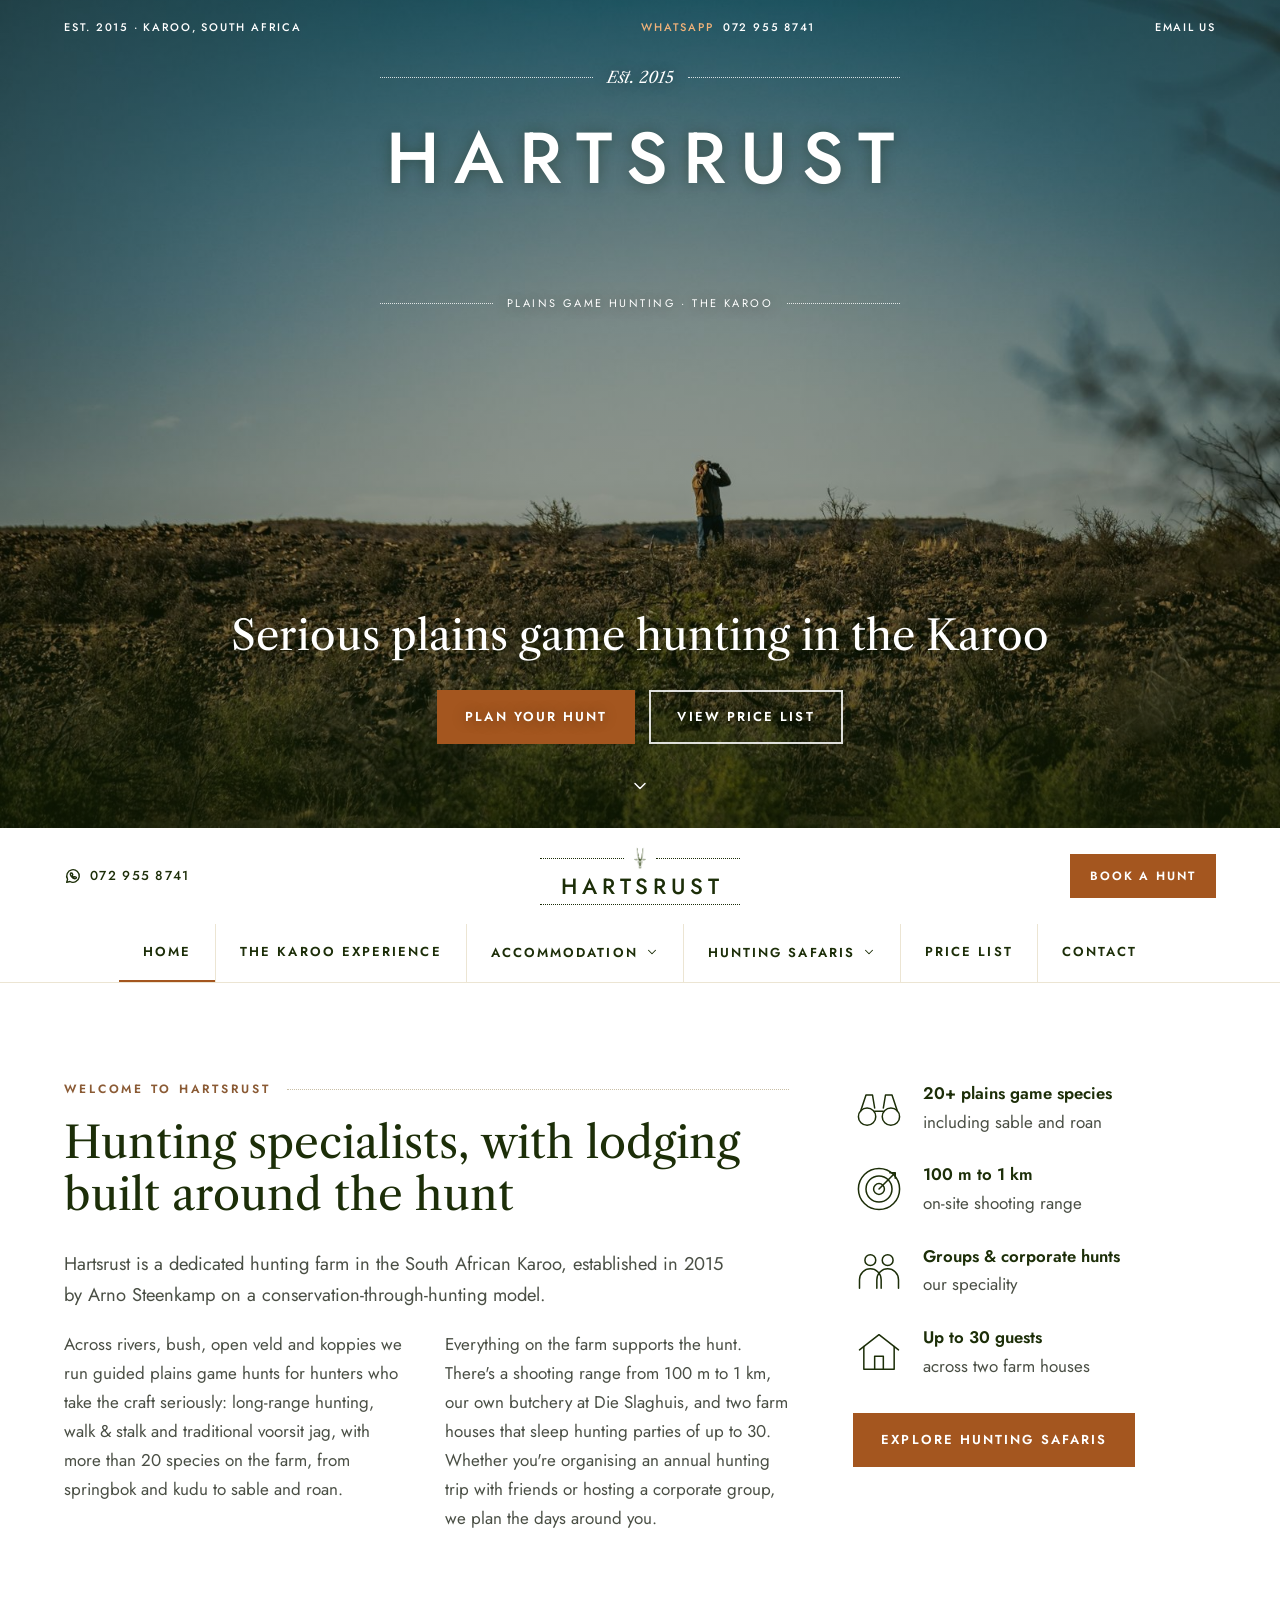
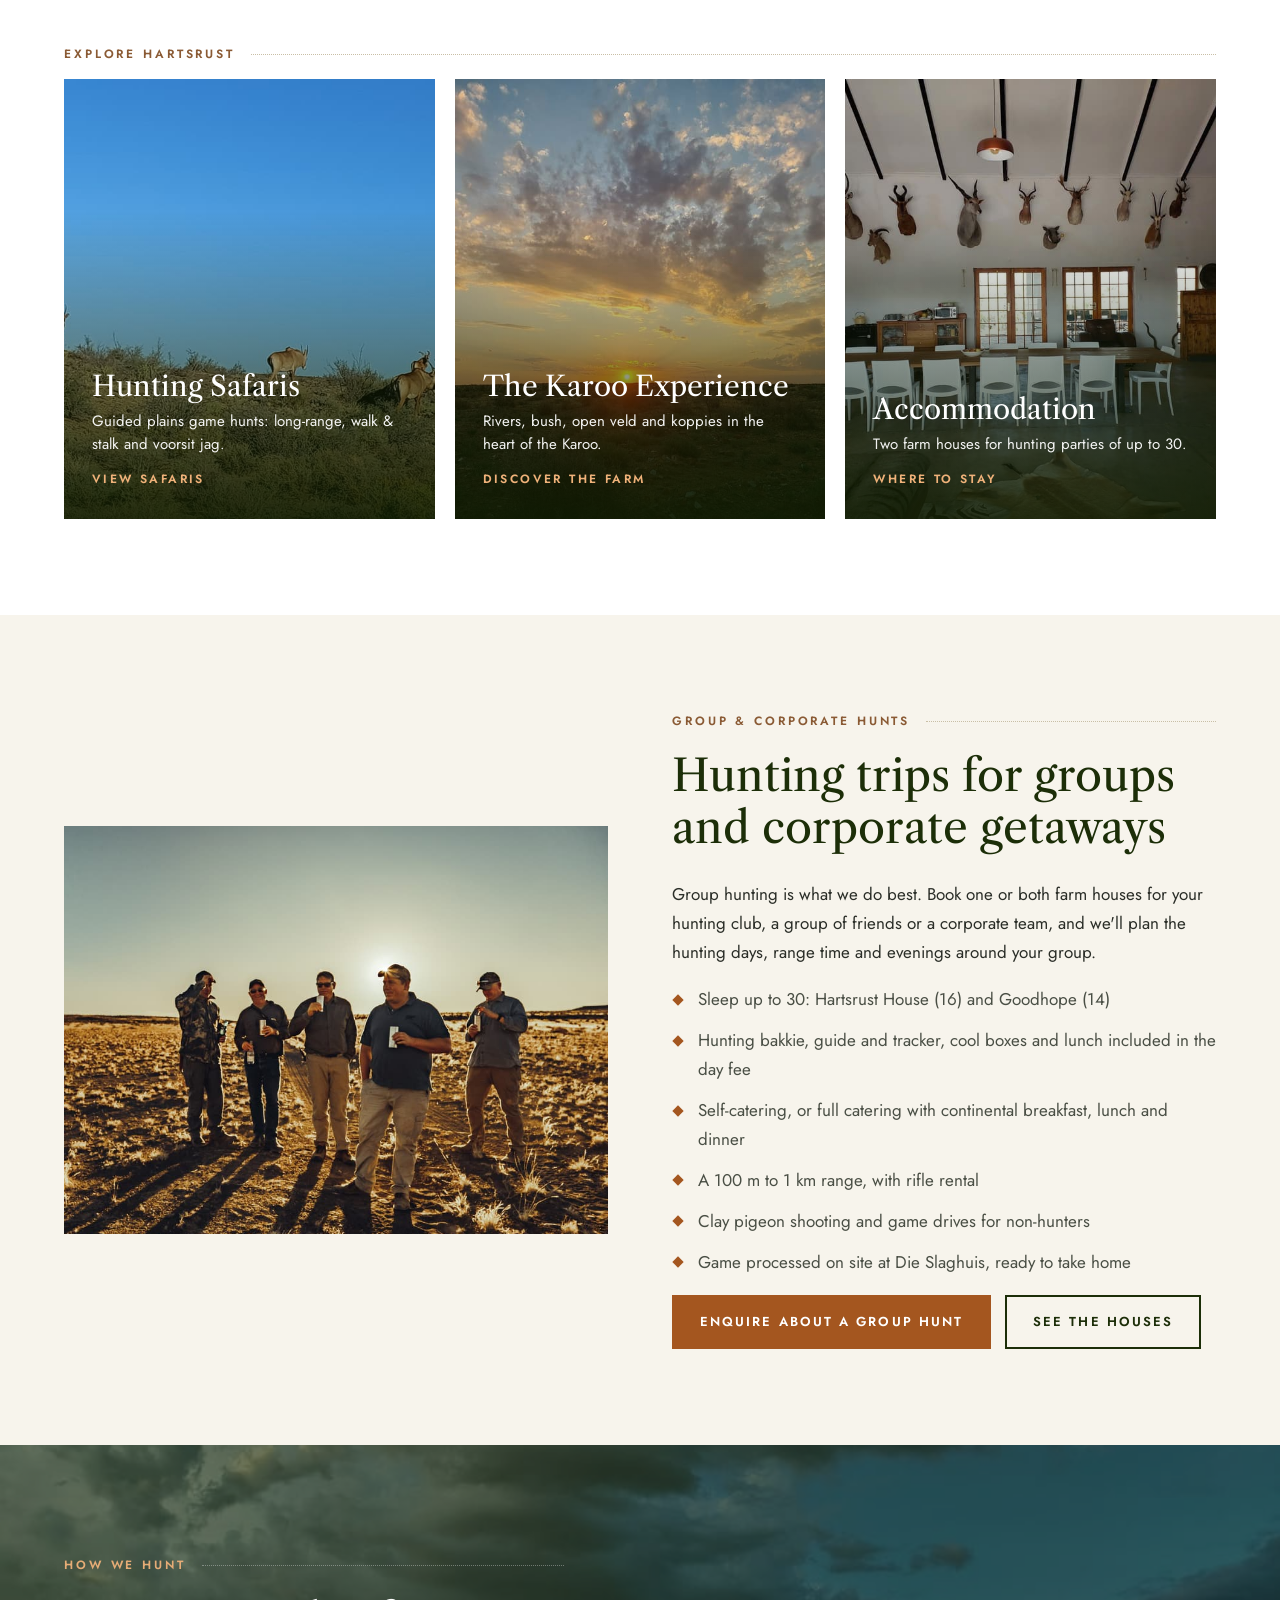
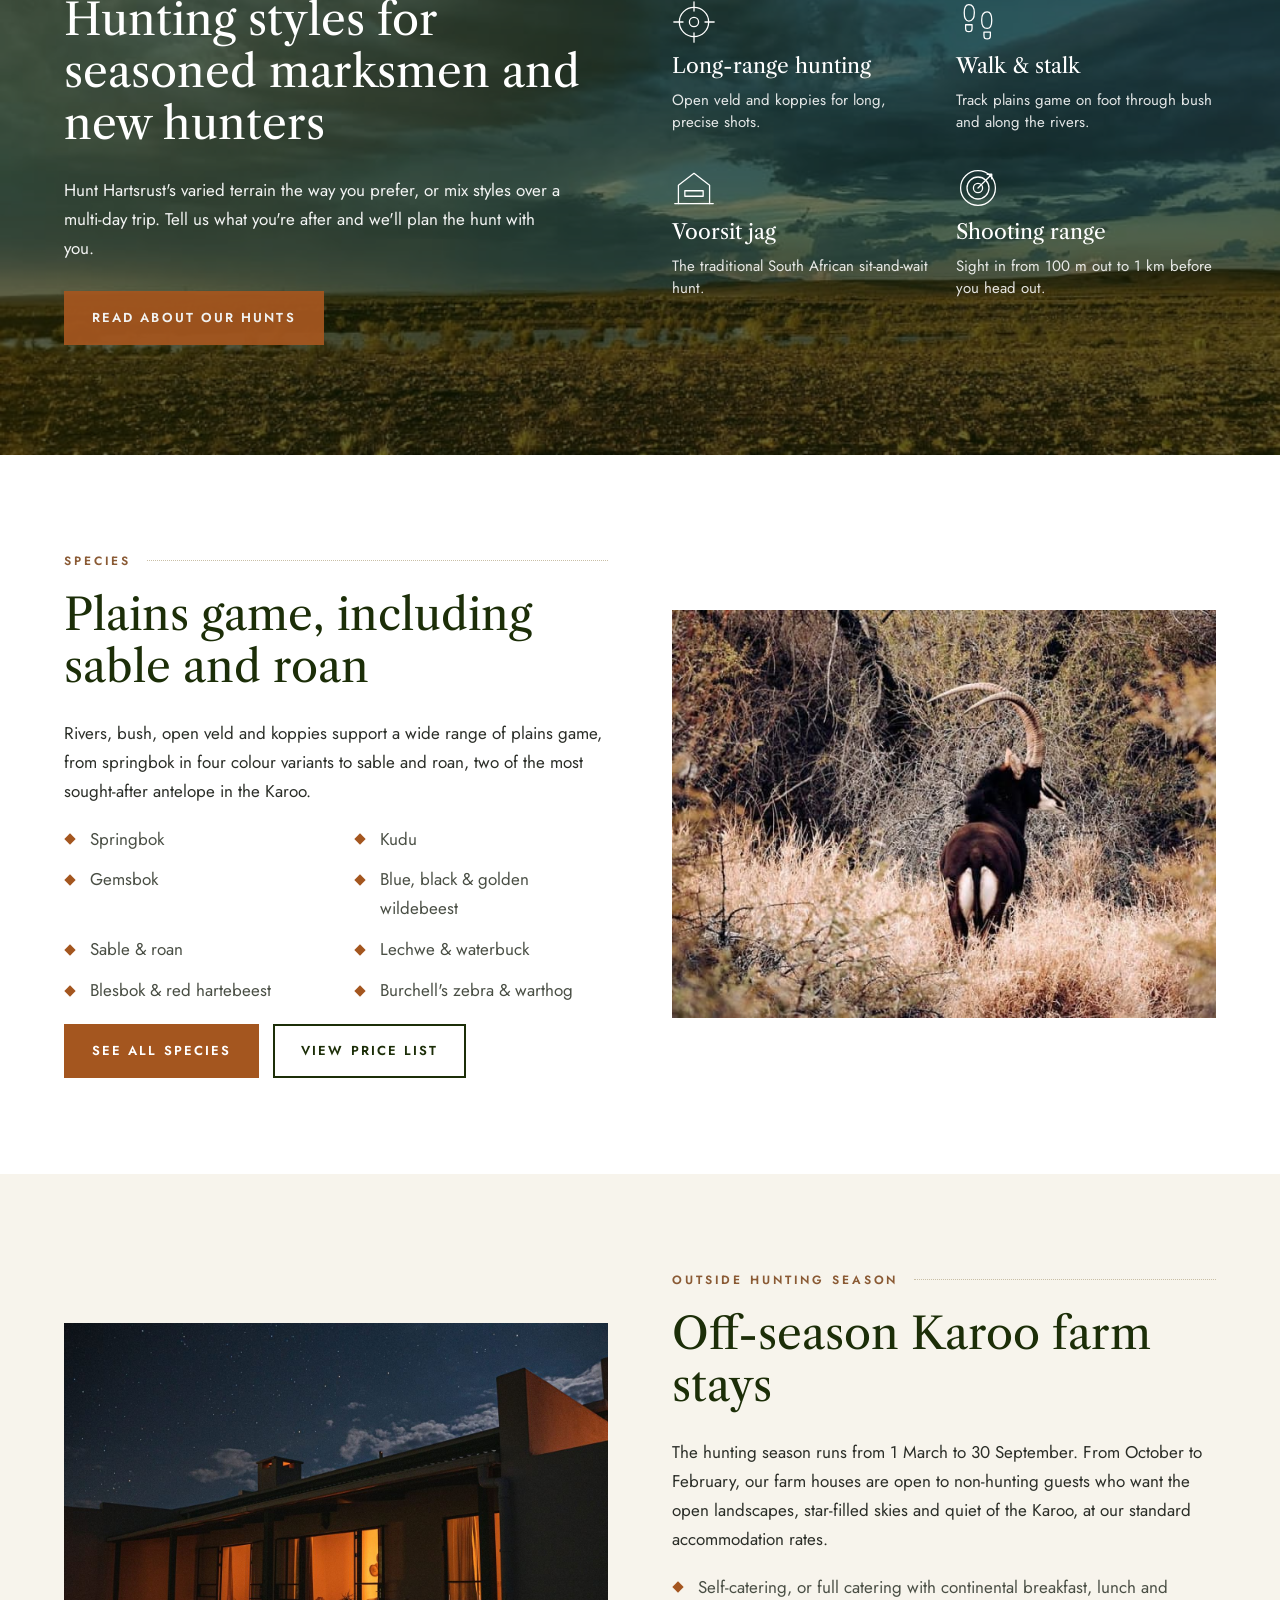
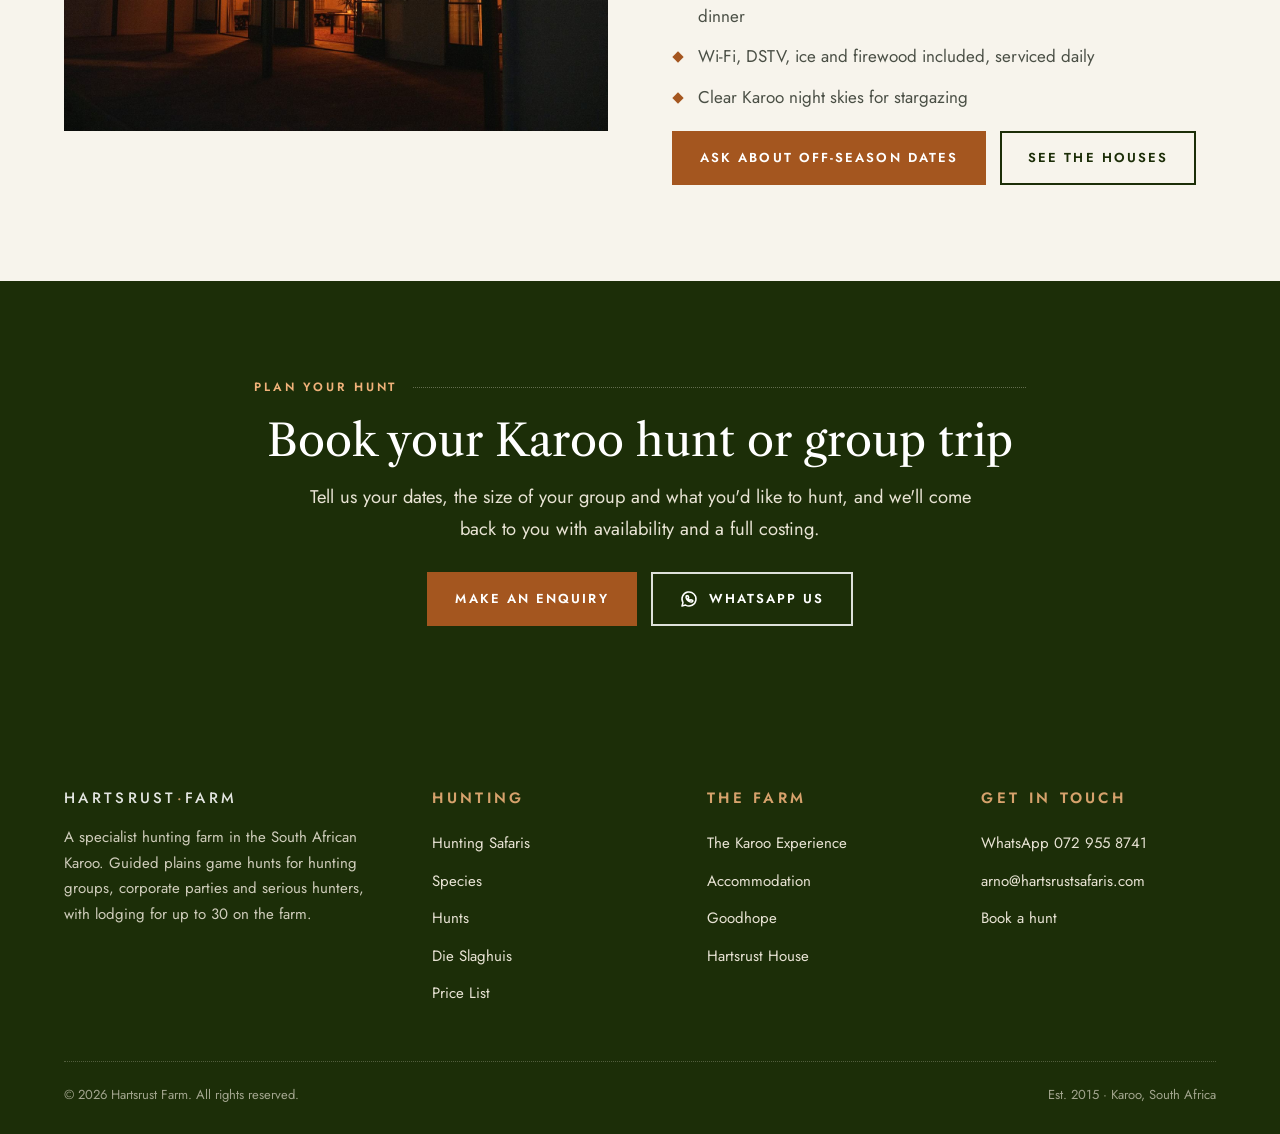
<file: index.html>
<!DOCTYPE html>
<html lang="en-ZA">
<head>
<meta charset="UTF-8">
<meta name="viewport" content="width=device-width, initial-scale=1.0">
<title>Karoo Hunting Farm | Plains Game &amp; Group Hunts | Hartsrust</title>
<meta name="description" content="Hartsrust is a specialist hunting farm in the Karoo, South Africa: guided plains game hunts for groups and corporate teams, a 1 km range and lodging for up to 30.">
<link rel="canonical" href="https://hartsrustfarm.com/">
<meta name="theme-color" content="#1c2e08">
<meta property="og:type" content="website">
<meta property="og:site_name" content="Hartsrust Farm">
<meta property="og:title" content="Karoo Hunting Farm | Plains Game &amp; Group Hunts | Hartsrust">
<meta property="og:description" content="Hartsrust is a specialist hunting farm in the Karoo, South Africa: guided plains game hunts for groups and corporate teams, a 1 km range and lodging for up to 30.">
<meta property="og:url" content="https://hartsrustfarm.com/">
<meta property="og:image" content="https://hartsrustfarm.com/images/home/hero.jpeg">
<meta property="og:image:alt" content="Hunter glassing for plains game from a Karoo ridge at Hartsrust">
<meta property="og:locale" content="en_ZA">
<meta name="twitter:card" content="summary_large_image">
<meta name="twitter:title" content="Karoo Hunting Farm | Plains Game &amp; Group Hunts | Hartsrust">
<meta name="twitter:description" content="Hartsrust is a specialist hunting farm in the Karoo, South Africa: guided plains game hunts for groups and corporate teams, a 1 km range and lodging for up to 30.">
<meta name="twitter:image" content="https://hartsrustfarm.com/images/home/hero.jpeg">
<link rel="icon" type="image/png" href="images/logo/buck-mark-green.png">
<link rel="apple-touch-icon" href="images/logo/buck-mark-green.png">
<link rel="preconnect" href="https://fonts.googleapis.com">
<link rel="preconnect" href="https://fonts.gstatic.com" crossorigin>
<link rel="stylesheet" href="https://fonts.googleapis.com/css2?family=Jost:wght@400;500;600&amp;family=Libre+Caslon+Text:ital,wght@0,400;0,700;1,400&amp;display=swap">
<link rel="stylesheet" href="css/styles.css?v=20261010b">
<script type="application/ld+json">
{
  "@context": "https://schema.org",
  "@graph": [
    {
      "@type": "WebSite",
      "@id": "https://hartsrustfarm.com/#website",
      "name": "Hartsrust Farm",
      "url": "https://hartsrustfarm.com/",
      "inLanguage": "en-ZA",
      "publisher": {
        "@id": "https://hartsrustfarm.com/#hartsrust"
      }
    },
    {
      "@type": [
        "SportsActivityLocation",
        "LodgingBusiness"
      ],
      "@id": "https://hartsrustfarm.com/#hartsrust",
      "name": "Hartsrust Farm",
      "alternateName": [
        "Hartsrust Hunting Safaris",
        "Hartsrust Karoo Experience"
      ],
      "description": "A specialist hunting farm in the Karoo, South Africa, offering guided plains game hunting (long-range, walk and stalk, and voorsit jag) for hunting groups, corporate parties and individual hunters, with an on-site shooting range, butchery and farm-house accommodation for up to 30 guests, plus off-season farm stays for non-hunting guests.",
      "url": "https://hartsrustfarm.com/",
      "logo": "https://hartsrustfarm.com/images/logo/buck-mark-green.png",
      "image": [
        "https://hartsrustfarm.com/images/home/hero.jpeg",
        "https://hartsrustfarm.com/images/karoo/karoo-1.jpeg",
        "https://hartsrustfarm.com/images/hartsrust/living-braai.jpeg"
      ],
      "telephone": "+27729558741",
      "email": "arno@hartsrustsafaris.com",
      "foundingDate": "2015",
      "founder": {
        "@type": "Person",
        "name": "Arno Steenkamp"
      },
      "address": {
        "@type": "PostalAddress",
        "addressRegion": "Western Cape",
        "addressCountry": "ZA"
      },
      "areaServed": "Karoo, South Africa",
      "currenciesAccepted": "ZAR",
      "amenityFeature": [
        {
          "@type": "LocationFeatureSpecification",
          "name": "Shooting range (100 m to 1 km)",
          "value": true
        },
        {
          "@type": "LocationFeatureSpecification",
          "name": "On-site butchery and game processing",
          "value": true
        },
        {
          "@type": "LocationFeatureSpecification",
          "name": "Rifle rental",
          "value": true
        },
        {
          "@type": "LocationFeatureSpecification",
          "name": "Braai facilities",
          "value": true
        },
        {
          "@type": "LocationFeatureSpecification",
          "name": "Wi-Fi",
          "value": true
        },
        {
          "@type": "LocationFeatureSpecification",
          "name": "Serviced daily",
          "value": true
        }
      ],
      "containsPlace": [
        {
          "@id": "https://hartsrustfarm.com/goodhope#house"
        },
        {
          "@id": "https://hartsrustfarm.com/hartsrust-house#house"
        }
      ]
    }
  ]
}
</script>
</head>
<body class="home">
<a class="skip-link" href="#main">Skip to main content</a>

<div class="topbar">
  <div class="topbar-inner">
    <span class="topbar-loc">Est. 2015 · Karoo, South Africa</span>
    <a class="topbar-call" href="https://wa.me/27729558741?text=Hi%2C%20I%27d%20like%20to%20enquire%20about%20a%20hunt%20at%20Hartsrust." target="_blank" rel="noopener"><span class="hl">WhatsApp</span>&nbsp; 072 955 8741</a>
    <a class="topbar-mail" href="mailto:arno@hartsrustsafaris.com">Email us</a>
  </div>
</div>

<header class="site-header">
  <div class="brand-row">
    <button class="nav-toggle" type="button" aria-expanded="false" aria-controls="main-nav" aria-label="Open menu">
      <span class="icon-open"><svg width="24" height="24" viewBox="0 0 24 24" fill="none" stroke="currentColor" stroke-width="1.8" stroke-linecap="round" stroke-linejoin="round" aria-hidden="true" focusable="false"><path d="M4 7h16M4 12h16M4 17h16"/></svg></span><span class="icon-close"><svg width="24" height="24" viewBox="0 0 24 24" fill="none" stroke="currentColor" stroke-width="1.8" stroke-linecap="round" stroke-linejoin="round" aria-hidden="true" focusable="false"><path d="M6 6l12 12M18 6L6 18"/></svg></span>
    </button>
    <a class="header-phone" href="https://wa.me/27729558741?text=Hi%2C%20I%27d%20like%20to%20enquire%20about%20a%20hunt%20at%20Hartsrust." target="_blank" rel="noopener"><svg width="18" height="18" viewBox="0 0 24 24" fill="none" stroke="currentColor" stroke-width="1.8" stroke-linecap="round" stroke-linejoin="round" aria-hidden="true" focusable="false"><path d="M3.6 20.4l1.2-4.1a8.4 8.4 0 1 1 3.1 3z"/><path d="M9.2 8.6c.2-.5.6-.6 1-.6h.5l1 2.2-.8 1a5.6 5.6 0 0 0 2.4 2.4l1-.8 2.2 1v.5c0 .4-.1.8-.6 1-1 .5-2.4.4-3.9-.5a8.6 8.6 0 0 1-2.8-2.8c-.9-1.5-1-2.9-.5-3.9z"/></svg> <span class="visually-hidden">WhatsApp </span>072 955 8741</a>
    <a class="brand" href="./">
      <span class="brand-rule"><img src="images/logo/buck-mark-green.png" alt="" width="400" height="702"></span>
      <span class="brand-name">Hartsrust</span>
      <span class="brand-rule-bottom"></span>
    </a>
    <a class="header-book" href="contact"><svg width="22" height="22" viewBox="0 0 24 24" fill="none" stroke="currentColor" stroke-width="1.8" stroke-linecap="round" stroke-linejoin="round" aria-hidden="true" focusable="false"><rect x="3" y="5" width="18" height="16" rx="1"/><path d="M3 10h18M8 3v4M16 3v4"/></svg><span class="label">Book a hunt</span></a>
  </div>
  <nav class="main-nav" id="main-nav" aria-label="Main">
    <ul class="nav-list">
      <li><a href="./" aria-current="page">Home</a></li>
      <li><a href="the-karoo-experience">The Karoo Experience</a></li>
      <li class="has-submenu">
        <button class="submenu-toggle" type="button" aria-expanded="false" aria-controls="submenu-accommodation">Accommodation <span class="chevron"><svg width="14" height="14" viewBox="0 0 24 24" fill="none" stroke="currentColor" stroke-width="1.8" stroke-linecap="round" stroke-linejoin="round" aria-hidden="true" focusable="false"><path d="M6 9l6 6 6-6"/></svg></span></button>
        <ul class="submenu" id="submenu-accommodation">
          <li><a href="accommodation">Overview</a></li>
          <li><a href="goodhope">Goodhope</a></li>
          <li><a href="hartsrust-house">Hartsrust House</a></li>
        </ul>
      </li>
      <li class="has-submenu">
        <button class="submenu-toggle" type="button" aria-expanded="false" aria-controls="submenu-hunting">Hunting Safaris <span class="chevron"><svg width="14" height="14" viewBox="0 0 24 24" fill="none" stroke="currentColor" stroke-width="1.8" stroke-linecap="round" stroke-linejoin="round" aria-hidden="true" focusable="false"><path d="M6 9l6 6 6-6"/></svg></span></button>
        <ul class="submenu" id="submenu-hunting">
          <li><a href="hunting-safaris">Overview</a></li>
          <li><a href="species">Species</a></li>
          <li><a href="hunts">Hunts</a></li>
          <li><a href="die-slaghuis">Die Slaghuis</a></li>
        </ul>
      </li>
      <li><a href="price-list">Price List</a></li>
      <li><a href="contact">Contact</a></li>
    </ul>
    <div class="nav-cta"><a class="btn btn-primary" href="contact">Book a hunt</a></div>
  </nav>
</header>

<main id="main">

  <section class="home-hero" aria-labelledby="hero-title">
    <img src="images/home/hero.jpeg" alt="Hunter glassing for plains game from a Karoo ridge at Hartsrust" width="1600" height="1066" fetchpriority="high" data-subject="858,598,922,738">
    <div class="home-hero-inner">
      <div class="hero-brand">
        <p class="lockup-rule"><span class="est">Est. 2015</span></p>
        <p class="lockup-name" aria-hidden="true">Hartsrust</p>
        <p class="lockup-rule">Plains game hunting · The Karoo</p>
      </div>
      <div class="hero-copy">
        <h1 id="hero-title">Serious plains game hunting in the Karoo</h1>
        <p class="hero-sub">Specialist plains game hunting for hunting groups, corporate parties and dedicated hunters, with our own range, butchery and lodging on the farm.</p>
        <div class="btn-row">
          <a class="btn btn-primary" href="contact">Plan your hunt</a>
          <a class="btn btn-outline-light" href="price-list">View price list</a>
        </div>
      </div>
    </div>
    <a class="scroll-cue" href="#welcome" aria-label="Scroll to the introduction"><svg width="20" height="20" viewBox="0 0 24 24" fill="none" stroke="currentColor" stroke-width="1.8" stroke-linecap="round" stroke-linejoin="round" aria-hidden="true" focusable="false"><path d="M6 9l6 6 6-6"/></svg></a>
  </section>

  <section class="section" id="welcome" aria-labelledby="welcome-title">
    <div class="container intro">
      <div>
        <p class="eyebrow">Welcome to Hartsrust</p>
        <h2 id="welcome-title">Hunting specialists, with lodging built around the hunt</h2>
        <p class="lead">Hartsrust is a dedicated hunting farm in the South African Karoo, established in 2015 by Arno Steenkamp on a conservation-through-hunting model.</p>
        <div class="prose-cols">
          <p>Across rivers, bush, open veld and koppies we run guided plains game hunts for hunters who take the craft seriously: long-range hunting, walk &amp; stalk and traditional voorsit jag, with more than 20 species on the farm, from springbok and kudu to sable and roan.</p>
          <p>Everything on the farm supports the hunt. There's a shooting range from 100&nbsp;m to 1&nbsp;km, our own butchery at Die Slaghuis, and two farm houses that sleep hunting parties of up to 30. Whether you're organising an annual hunting trip with friends or hosting a corporate group, we plan the days around you.</p>
        </div>
      </div>
      <div>
        <ul class="fact-list">
          <li><svg class="icon" viewBox="0 0 48 48" fill="none" stroke="currentColor" stroke-width="1.4" stroke-linecap="round" stroke-linejoin="round" aria-hidden="true" focusable="false"><circle cx="13" cy="32" r="8"/><circle cx="35" cy="32" r="8"/><path d="M7 27l5-15h6l2 12M41 27l-5-15h-6l-2 12M20 27h8"/></svg><div><strong>20+ plains game species</strong>including sable and roan</div></li>
          <li><svg class="icon" viewBox="0 0 48 48" fill="none" stroke="currentColor" stroke-width="1.4" stroke-linecap="round" stroke-linejoin="round" aria-hidden="true" focusable="false"><circle cx="24" cy="24" r="19"/><circle cx="24" cy="24" r="12"/><circle cx="24" cy="24" r="5"/><path d="M24 24l15-15M34 9h5v5"/></svg><div><strong>100 m to 1 km</strong>on-site shooting range</div></li>
          <li><svg class="icon" viewBox="0 0 48 48" fill="none" stroke="currentColor" stroke-width="1.4" stroke-linecap="round" stroke-linejoin="round" aria-hidden="true" focusable="false"><circle cx="16" cy="14" r="5"/><circle cx="32" cy="14" r="5"/><path d="M6 40v-8a10 10 0 0 1 20 0v8M22 40v-8a10 10 0 0 1 20 0v8"/></svg><div><strong>Groups &amp; corporate hunts</strong>our speciality</div></li>
          <li><svg class="icon" viewBox="0 0 48 48" fill="none" stroke="currentColor" stroke-width="1.4" stroke-linecap="round" stroke-linejoin="round" aria-hidden="true" focusable="false"><path d="M6 22L24 8l18 14"/><path d="M10 19v21h28V19"/><path d="M20 40V28h8v12"/></svg><div><strong>Up to 30 guests</strong>across two farm houses</div></li>
        </ul>
        <p style="margin: 32px 0 0"><a class="btn btn-primary" href="hunting-safaris">Explore hunting safaris</a></p>
      </div>
    </div>
  </section>

  <section class="section" style="padding-top: 0" aria-labelledby="explore-title">
    <div class="container">
      <h2 class="eyebrow" id="explore-title">Explore Hartsrust</h2>
      <div class="tile-grid">
        <a class="tile" href="hunting-safaris">
          <img src="images/karoo/karoo-1.jpeg" alt="Roan antelope on a ridge in the Karoo veld at Hartsrust" width="900" height="675" loading="lazy">
          <span class="tile-body">
            <span class="tile-title">Hunting Safaris</span>
            <span class="tile-text">Guided plains game hunts: long-range, walk &amp; stalk and voorsit jag.</span>
            <span class="tile-more">View safaris</span>
          </span>
        </a>
        <a class="tile" href="the-karoo-experience">
          <img src="images/hartsrust/exterior-3.jpg" alt="Sunset over the Karoo veld at Hartsrust" width="900" height="675" loading="lazy">
          <span class="tile-body">
            <span class="tile-title">The Karoo Experience</span>
            <span class="tile-text">Rivers, bush, open veld and koppies in the heart of the Karoo.</span>
            <span class="tile-more">Discover the farm</span>
          </span>
        </a>
        <a class="tile" href="accommodation">
          <img src="images/hartsrust/living-braai.jpeg" alt="Trophy-lined dining and braai room at Hartsrust House" width="900" height="675" loading="lazy">
          <span class="tile-body">
            <span class="tile-title">Accommodation</span>
            <span class="tile-text">Two farm houses for hunting parties of up to 30.</span>
            <span class="tile-more">Where to stay</span>
          </span>
        </a>
      </div>
    </div>
  </section>

  <section class="section section-cream" aria-labelledby="groups-title">
    <div class="container split">
      <div class="split-media"><img src="images/hunts/shooting-range.jpeg" alt="A hunting group raising a toast on the Karoo veld at sunset" width="900" height="706" loading="lazy"></div>
      <div>
        <p class="eyebrow">Group &amp; corporate hunts</p>
        <h2 id="groups-title">Hunting trips for groups and corporate getaways</h2>
        <p>Group hunting is what we do best. Book one or both farm houses for your hunting club, a group of friends or a corporate team, and we'll plan the hunting days, range time and evenings around your group.</p>
        <ul class="check-list">
          <li>Sleep up to 30: Hartsrust House (16) and Goodhope (14)</li>
          <li>Hunting bakkie, guide and tracker, cool boxes and lunch included in the day fee</li>
          <li>Self-catering, or full catering with continental breakfast, lunch and dinner</li>
          <li>A 100&nbsp;m to 1&nbsp;km range, with rifle rental</li>
          <li>Clay pigeon shooting and game drives for non-hunters</li>
          <li>Game processed on site at Die Slaghuis, ready to take home</li>
        </ul>
        <div class="btn-row">
          <a class="btn btn-primary" href="contact">Enquire about a group hunt</a>
          <a class="btn btn-outline" href="accommodation">See the houses</a>
        </div>
      </div>
    </div>
  </section>

  <section class="band" aria-labelledby="styles-title">
    <img src="images/karoo/karoo-2.jpeg" alt="" width="900" height="675" loading="lazy">
    <div class="band-inner">
      <div>
        <p class="eyebrow">How we hunt</p>
        <h2 id="styles-title">Hunting styles for seasoned marksmen and new hunters</h2>
        <p>Hunt Hartsrust's varied terrain the way you prefer, or mix styles over a multi-day trip. Tell us what you're after and we'll plan the hunt with you.</p>
        <p style="margin: 28px 0 0"><a class="btn btn-primary" href="hunts">Read about our hunts</a></p>
      </div>
      <ul class="icon-grid">
        <li><svg class="icon" viewBox="0 0 48 48" fill="none" stroke="currentColor" stroke-width="1.4" stroke-linecap="round" stroke-linejoin="round" aria-hidden="true" focusable="false"><circle cx="24" cy="24" r="16"/><circle cx="24" cy="24" r="5"/><path d="M24 2v10M24 36v10M2 24h10M36 24h10"/></svg><strong>Long-range hunting</strong><span>Open veld and koppies for long, precise shots.</span></li>
        <li><svg class="icon" viewBox="0 0 48 48" fill="none" stroke="currentColor" stroke-width="1.4" stroke-linecap="round" stroke-linejoin="round" aria-hidden="true" focusable="false"><path d="M14 5c4 0 6 4 6 9s-2 9-6 9-5-4-5-9 1-9 5-9z"/><path d="M10.5 27h7v4a3.5 3.5 0 0 1-7 0z"/><path d="M34 13c4 0 5 4 5 9s-1 9-5 9-6-4-6-9 2-9 6-9z"/><path d="M30.5 35h7v4a3.5 3.5 0 0 1-7 0z"/></svg><strong>Walk &amp; stalk</strong><span>Track plains game on foot through bush and along the rivers.</span></li>
        <li><svg class="icon" viewBox="0 0 48 48" fill="none" stroke="currentColor" stroke-width="1.4" stroke-linecap="round" stroke-linejoin="round" aria-hidden="true" focusable="false"><path d="M7 41V21L24 8l17 13v20"/><path d="M14 27h20v6H14z"/><path d="M3 41h42"/></svg><strong>Voorsit jag</strong><span>The traditional South African sit-and-wait hunt.</span></li>
        <li><svg class="icon" viewBox="0 0 48 48" fill="none" stroke="currentColor" stroke-width="1.4" stroke-linecap="round" stroke-linejoin="round" aria-hidden="true" focusable="false"><circle cx="24" cy="24" r="19"/><circle cx="24" cy="24" r="12"/><circle cx="24" cy="24" r="5"/><path d="M24 24l15-15M34 9h5v5"/></svg><strong>Shooting range</strong><span>Sight in from 100&nbsp;m out to 1&nbsp;km before you head out.</span></li>
      </ul>
    </div>
  </section>

  <section class="section" aria-labelledby="species-title">
    <div class="container split split-reverse">
      <div class="split-media"><img src="images/misc/landscape-1.jpeg" alt="Sable bull in the Karoo bush at Hartsrust" width="640" height="480" loading="lazy"></div>
      <div>
        <p class="eyebrow">Species</p>
        <h2 id="species-title">Plains game, including sable and roan</h2>
        <p>Rivers, bush, open veld and koppies support a wide range of plains game, from springbok in four colour variants to sable and roan, two of the most sought-after antelope in the Karoo.</p>
        <ul class="check-list cols-2">
          <li>Springbok</li>
          <li>Kudu</li>
          <li>Gemsbok</li>
          <li>Blue, black &amp; golden wildebeest</li>
          <li>Sable &amp; roan</li>
          <li>Lechwe &amp; waterbuck</li>
          <li>Blesbok &amp; red hartebeest</li>
          <li>Burchell's zebra &amp; warthog</li>
        </ul>
        <div class="btn-row">
          <a class="btn btn-primary" href="species">See all species</a>
          <a class="btn btn-outline" href="price-list">View price list</a>
        </div>
      </div>
    </div>
  </section>

  <section class="section section-cream" aria-labelledby="offseason-title">
    <div class="container split">
      <div class="split-media"><img src="images/home/karoo-view.jpg" alt="Hartsrust farm house glowing under a starry Karoo sky" width="1600" height="1066" loading="lazy"></div>
      <div>
        <p class="eyebrow">Outside hunting season</p>
        <h2 id="offseason-title">Off-season Karoo farm stays</h2>
        <p>The hunting season runs from 1 March to 30 September. From October to February, our farm houses are open to non-hunting guests who want the open landscapes, star-filled skies and quiet of the Karoo, at our standard accommodation rates.</p>
        <ul class="check-list">
          <li>Self-catering, or full catering with continental breakfast, lunch and dinner</li>
          <li>Wi-Fi, DSTV, ice and firewood included, serviced daily</li>
          <li>Clear Karoo night skies for stargazing</li>
        </ul>
        <div class="btn-row">
          <a class="btn btn-primary" href="contact">Ask about off-season dates</a>
          <a class="btn btn-outline" href="accommodation">See the houses</a>
        </div>
      </div>
    </div>
  </section>

  <section class="section section-forest cta-strip" aria-labelledby="cta-title">
    <div class="container container-narrow">
      <p class="eyebrow">Plan your hunt</p>
      <h2 id="cta-title">Book your Karoo hunt or group trip</h2>
      <p class="lead">Tell us your dates, the size of your group and what you'd like to hunt, and we'll come back to you with availability and a full costing.</p>
      <div class="btn-row">
        <a class="btn btn-primary" href="contact">Make an enquiry</a>
        <a class="btn btn-outline-light" href="https://wa.me/27729558741?text=Hi%2C%20I%27d%20like%20to%20enquire%20about%20a%20hunt%20at%20Hartsrust." target="_blank" rel="noopener"><svg width="20" height="20" viewBox="0 0 24 24" fill="none" stroke="currentColor" stroke-width="1.8" stroke-linecap="round" stroke-linejoin="round" aria-hidden="true" focusable="false"><path d="M3.6 20.4l1.2-4.1a8.4 8.4 0 1 1 3.1 3z"/><path d="M9.2 8.6c.2-.5.6-.6 1-.6h.5l1 2.2-.8 1a5.6 5.6 0 0 0 2.4 2.4l1-.8 2.2 1v.5c0 .4-.1.8-.6 1-1 .5-2.4.4-3.9-.5a8.6 8.6 0 0 1-2.8-2.8c-.9-1.5-1-2.9-.5-3.9z"/></svg> WhatsApp us</a>
      </div>
    </div>
  </section>

</main>

<footer class="site-footer">
  <div class="container">
    <div class="footer-grid">
      <div>
        <p class="footer-brand">Hartsrust<span class="brand-dot" aria-hidden="true">·</span><span class="visually-hidden"> </span>Farm</p>
        <p>A specialist hunting farm in the South African Karoo. Guided plains game hunts for hunting groups, corporate parties and serious hunters, with lodging for up to 30 on the farm.</p>
      </div>
      <div>
        <p class="footer-title">Hunting</p>
        <ul class="footer-links">
          <li><a href="hunting-safaris">Hunting Safaris</a></li>
          <li><a href="species">Species</a></li>
          <li><a href="hunts">Hunts</a></li>
          <li><a href="die-slaghuis">Die Slaghuis</a></li>
          <li><a href="price-list">Price List</a></li>
        </ul>
      </div>
      <div>
        <p class="footer-title">The farm</p>
        <ul class="footer-links">
          <li><a href="the-karoo-experience">The Karoo Experience</a></li>
          <li><a href="accommodation">Accommodation</a></li>
          <li><a href="goodhope">Goodhope</a></li>
          <li><a href="hartsrust-house">Hartsrust House</a></li>
        </ul>
      </div>
      <div>
        <p class="footer-title">Get in touch</p>
        <ul class="footer-links">
          <li><a href="https://wa.me/27729558741?text=Hi%2C%20I%27d%20like%20to%20enquire%20about%20a%20hunt%20at%20Hartsrust." target="_blank" rel="noopener">WhatsApp 072 955 8741</a></li>
          <li><a href="mailto:arno@hartsrustsafaris.com">arno@hartsrustsafaris.com</a></li>
          <li><a href="contact">Book a hunt</a></li>
        </ul>
      </div>
    </div>
    <div class="footer-bottom">
      <p>&copy; <span id="year">2026</span> Hartsrust Farm. All rights reserved.</p>
      <p>Est. 2015 · Karoo, South Africa</p>
    </div>
  </div>
</footer>
<script src="js/main.js?v=20261010b"></script>
</body>
</html>
</file>
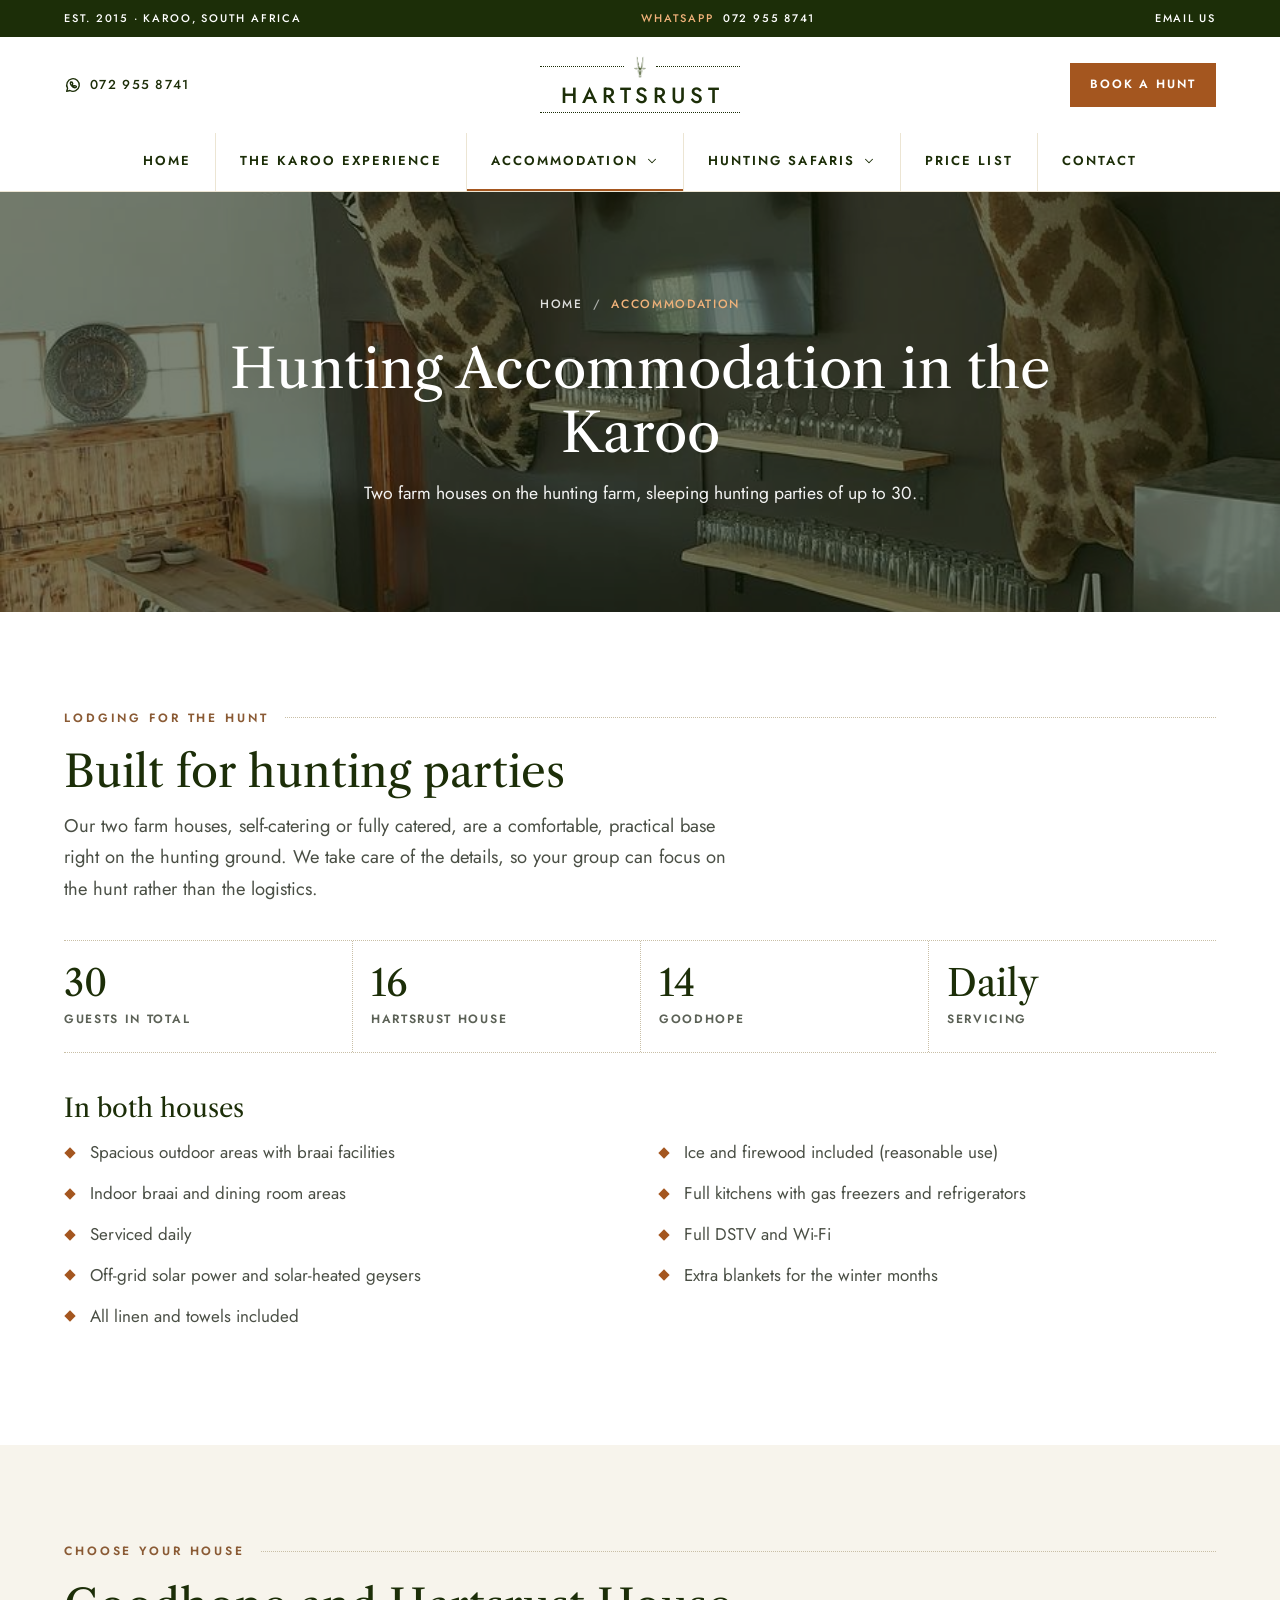
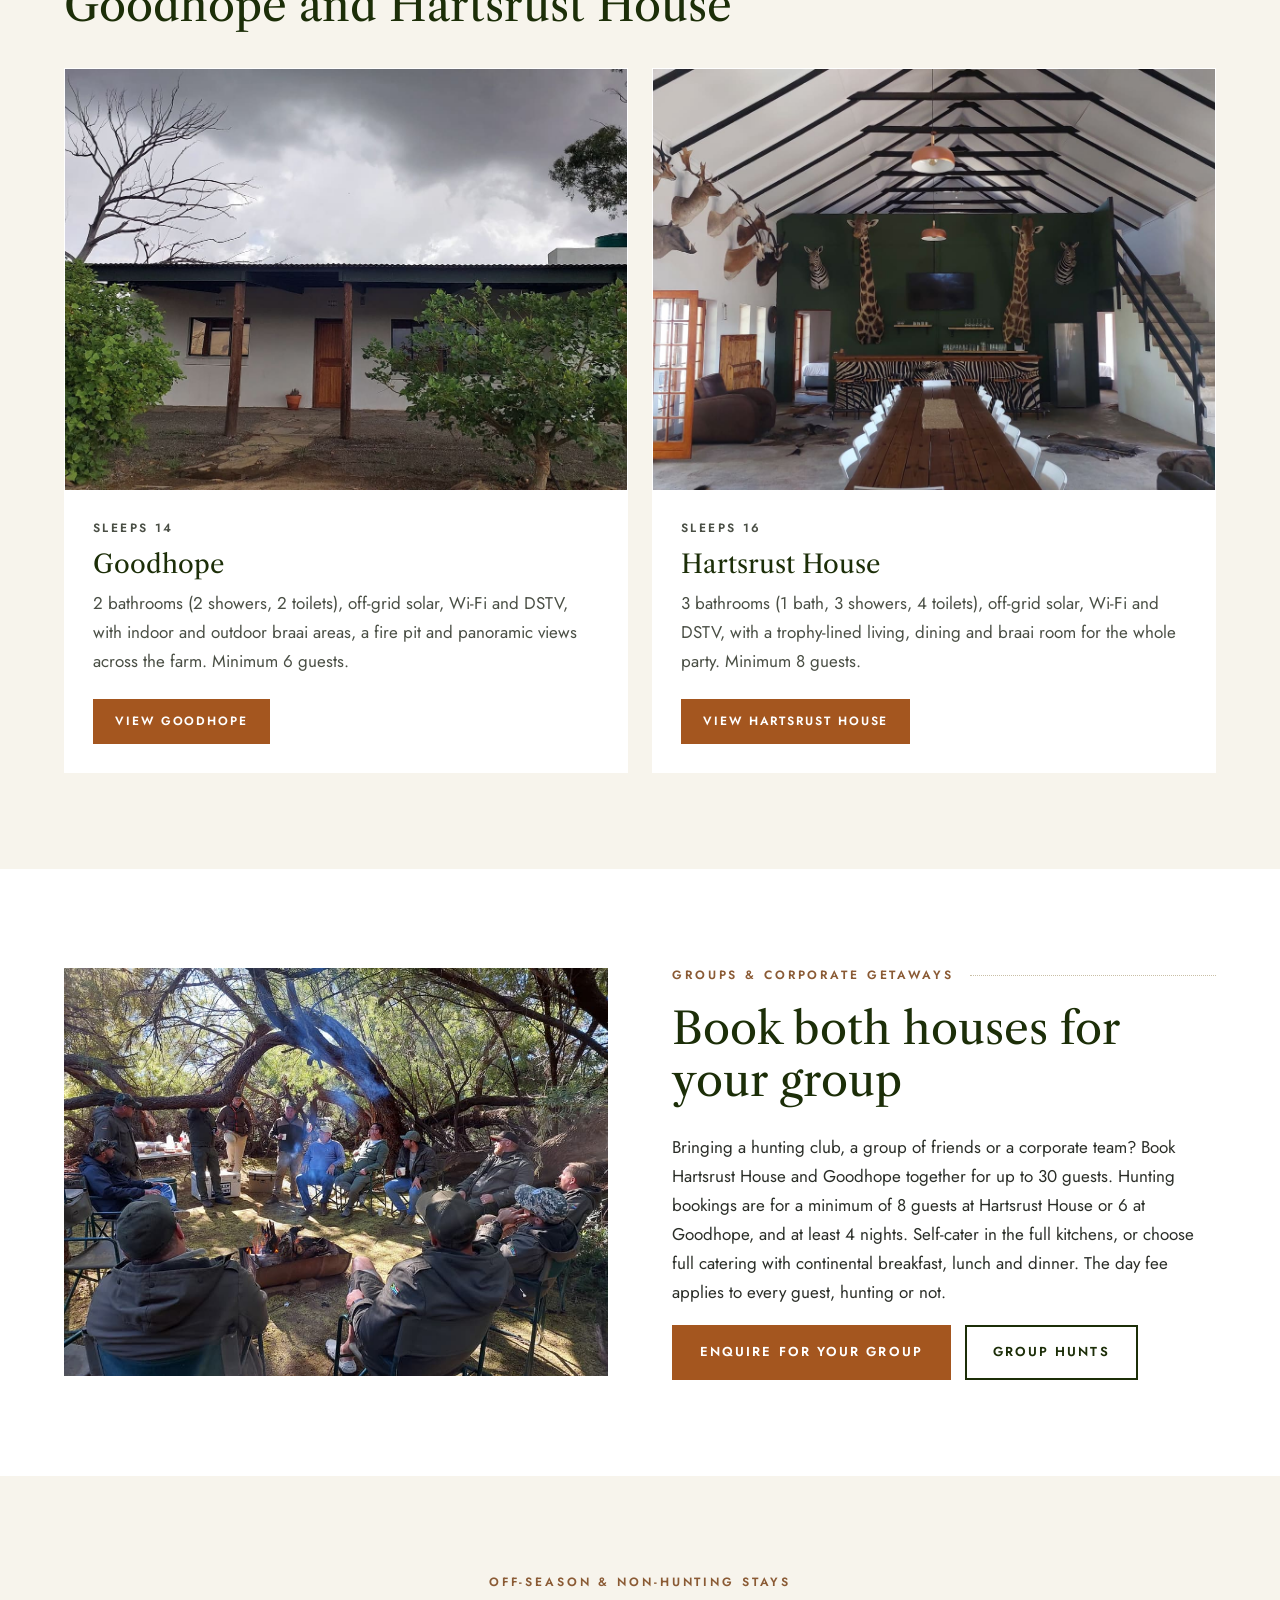
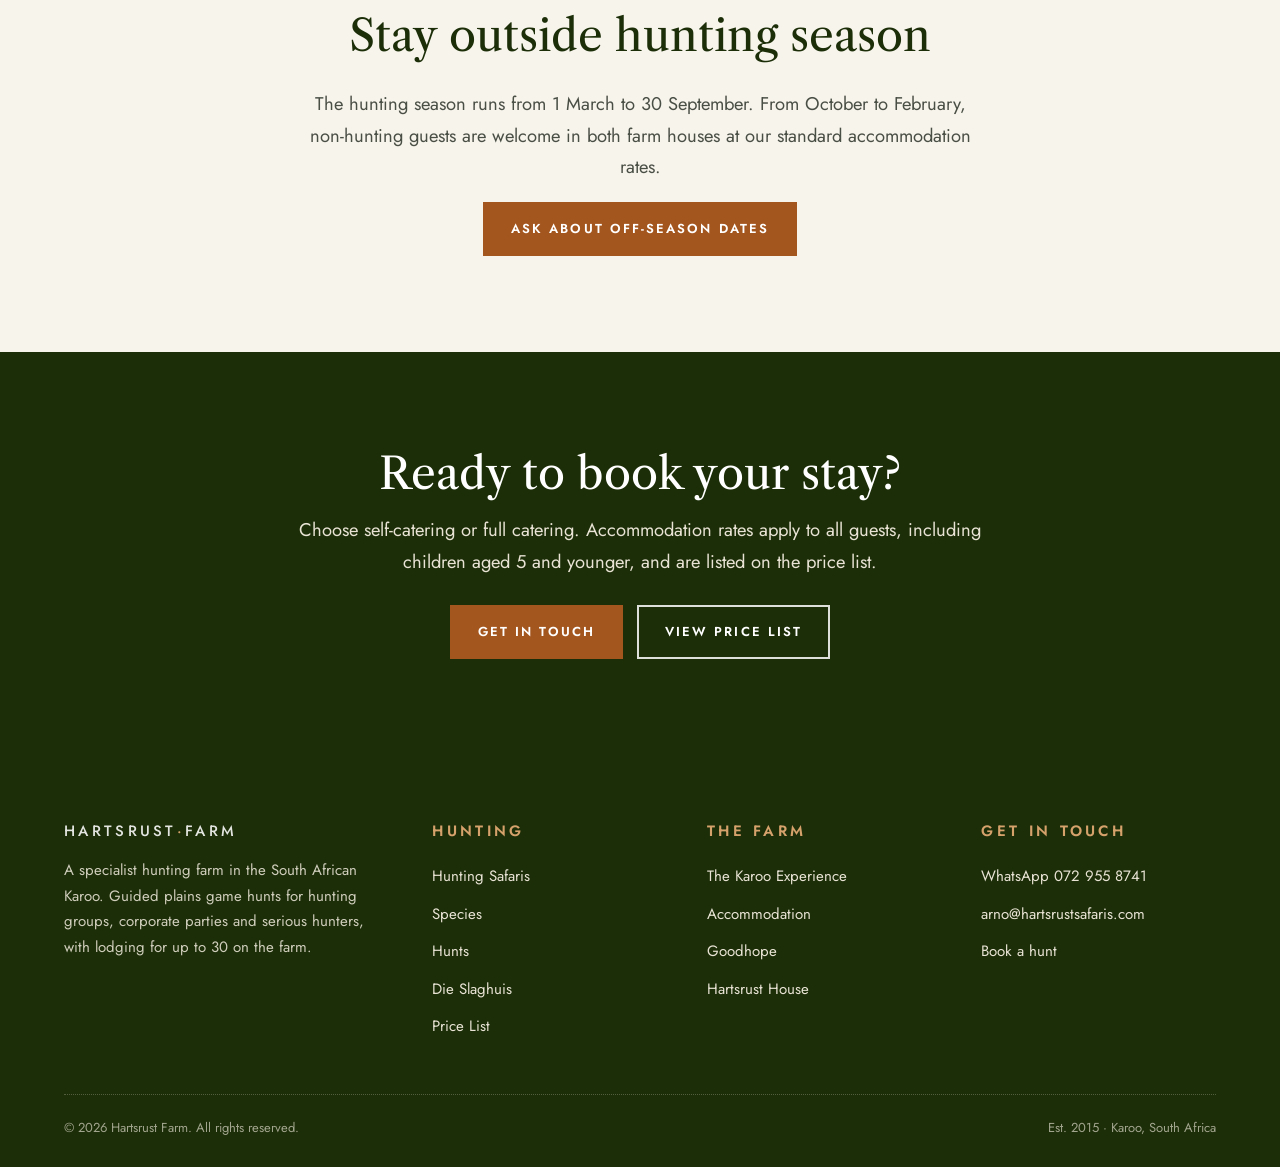
<file: accommodation.html>
<!DOCTYPE html>
<html lang="en-ZA">
<head>
<meta charset="UTF-8">
<meta name="viewport" content="width=device-width, initial-scale=1.0">
<title>Hunting Accommodation in the Karoo | Sleeps 30 | Hartsrust</title>
<meta name="description" content="Two farm houses for hunting parties in the Karoo, self-catering or fully catered: Hartsrust House (16) and Goodhope (14). Off-grid solar, Wi-Fi, DSTV.">
<link rel="canonical" href="https://hartsrustfarm.com/accommodation">
<meta name="theme-color" content="#1c2e08">
<meta property="og:type" content="website">
<meta property="og:site_name" content="Hartsrust Farm">
<meta property="og:title" content="Hunting Accommodation in the Karoo | Sleeps 30 | Hartsrust">
<meta property="og:description" content="Two farm houses for hunting parties in the Karoo, self-catering or fully catered: Hartsrust House (16) and Goodhope (14). Off-grid solar, Wi-Fi, DSTV.">
<meta property="og:url" content="https://hartsrustfarm.com/accommodation">
<meta property="og:image" content="https://hartsrustfarm.com/images/hartsrust/trophy-hall.jpg">
<meta property="og:image:alt" content="Trophy-lined dining and braai room at Hartsrust House">
<meta property="og:locale" content="en_ZA">
<meta name="twitter:card" content="summary_large_image">
<meta name="twitter:title" content="Hunting Accommodation in the Karoo | Sleeps 30 | Hartsrust">
<meta name="twitter:description" content="Two farm houses for hunting parties in the Karoo, self-catering or fully catered: Hartsrust House (16) and Goodhope (14). Off-grid solar, Wi-Fi, DSTV.">
<meta name="twitter:image" content="https://hartsrustfarm.com/images/hartsrust/trophy-hall.jpg">
<link rel="icon" type="image/png" href="images/logo/buck-mark-green.png">
<link rel="apple-touch-icon" href="images/logo/buck-mark-green.png">
<link rel="preconnect" href="https://fonts.googleapis.com">
<link rel="preconnect" href="https://fonts.gstatic.com" crossorigin>
<link rel="stylesheet" href="https://fonts.googleapis.com/css2?family=Jost:wght@400;500;600&amp;family=Libre+Caslon+Text:ital,wght@0,400;0,700;1,400&amp;display=swap">
<link rel="stylesheet" href="css/styles.css?v=20261010b">
<script type="application/ld+json">
{
  "@context": "https://schema.org",
  "@graph": [
    {
      "@type": "BreadcrumbList",
      "itemListElement": [
        {
          "@type": "ListItem",
          "position": 1,
          "name": "Home",
          "item": "https://hartsrustfarm.com/"
        },
        {
          "@type": "ListItem",
          "position": 2,
          "name": "Accommodation",
          "item": "https://hartsrustfarm.com/accommodation"
        }
      ]
    }
  ]
}
</script>
</head>
<body>
<a class="skip-link" href="#main">Skip to main content</a>

<div class="topbar">
  <div class="topbar-inner">
    <span class="topbar-loc">Est. 2015 · Karoo, South Africa</span>
    <a class="topbar-call" href="https://wa.me/27729558741?text=Hi%2C%20I%27d%20like%20to%20enquire%20about%20a%20hunt%20at%20Hartsrust." target="_blank" rel="noopener"><span class="hl">WhatsApp</span>&nbsp; 072 955 8741</a>
    <a class="topbar-mail" href="mailto:arno@hartsrustsafaris.com">Email us</a>
  </div>
</div>

<header class="site-header">
  <div class="brand-row">
    <button class="nav-toggle" type="button" aria-expanded="false" aria-controls="main-nav" aria-label="Open menu">
      <span class="icon-open"><svg width="24" height="24" viewBox="0 0 24 24" fill="none" stroke="currentColor" stroke-width="1.8" stroke-linecap="round" stroke-linejoin="round" aria-hidden="true" focusable="false"><path d="M4 7h16M4 12h16M4 17h16"/></svg></span><span class="icon-close"><svg width="24" height="24" viewBox="0 0 24 24" fill="none" stroke="currentColor" stroke-width="1.8" stroke-linecap="round" stroke-linejoin="round" aria-hidden="true" focusable="false"><path d="M6 6l12 12M18 6L6 18"/></svg></span>
    </button>
    <a class="header-phone" href="https://wa.me/27729558741?text=Hi%2C%20I%27d%20like%20to%20enquire%20about%20a%20hunt%20at%20Hartsrust." target="_blank" rel="noopener"><svg width="18" height="18" viewBox="0 0 24 24" fill="none" stroke="currentColor" stroke-width="1.8" stroke-linecap="round" stroke-linejoin="round" aria-hidden="true" focusable="false"><path d="M3.6 20.4l1.2-4.1a8.4 8.4 0 1 1 3.1 3z"/><path d="M9.2 8.6c.2-.5.6-.6 1-.6h.5l1 2.2-.8 1a5.6 5.6 0 0 0 2.4 2.4l1-.8 2.2 1v.5c0 .4-.1.8-.6 1-1 .5-2.4.4-3.9-.5a8.6 8.6 0 0 1-2.8-2.8c-.9-1.5-1-2.9-.5-3.9z"/></svg> <span class="visually-hidden">WhatsApp </span>072 955 8741</a>
    <a class="brand" href="./">
      <span class="brand-rule"><img src="images/logo/buck-mark-green.png" alt="" width="400" height="702"></span>
      <span class="brand-name">Hartsrust</span>
      <span class="brand-rule-bottom"></span>
    </a>
    <a class="header-book" href="contact"><svg width="22" height="22" viewBox="0 0 24 24" fill="none" stroke="currentColor" stroke-width="1.8" stroke-linecap="round" stroke-linejoin="round" aria-hidden="true" focusable="false"><rect x="3" y="5" width="18" height="16" rx="1"/><path d="M3 10h18M8 3v4M16 3v4"/></svg><span class="label">Book a hunt</span></a>
  </div>
  <nav class="main-nav" id="main-nav" aria-label="Main">
    <ul class="nav-list">
      <li><a href="./">Home</a></li>
      <li><a href="the-karoo-experience">The Karoo Experience</a></li>
      <li class="has-submenu is-current">
        <button class="submenu-toggle" type="button" aria-expanded="false" aria-controls="submenu-accommodation">Accommodation <span class="chevron"><svg width="14" height="14" viewBox="0 0 24 24" fill="none" stroke="currentColor" stroke-width="1.8" stroke-linecap="round" stroke-linejoin="round" aria-hidden="true" focusable="false"><path d="M6 9l6 6 6-6"/></svg></span></button>
        <ul class="submenu" id="submenu-accommodation">
          <li><a href="accommodation" aria-current="page">Overview</a></li>
          <li><a href="goodhope">Goodhope</a></li>
          <li><a href="hartsrust-house">Hartsrust House</a></li>
        </ul>
      </li>
      <li class="has-submenu">
        <button class="submenu-toggle" type="button" aria-expanded="false" aria-controls="submenu-hunting">Hunting Safaris <span class="chevron"><svg width="14" height="14" viewBox="0 0 24 24" fill="none" stroke="currentColor" stroke-width="1.8" stroke-linecap="round" stroke-linejoin="round" aria-hidden="true" focusable="false"><path d="M6 9l6 6 6-6"/></svg></span></button>
        <ul class="submenu" id="submenu-hunting">
          <li><a href="hunting-safaris">Overview</a></li>
          <li><a href="species">Species</a></li>
          <li><a href="hunts">Hunts</a></li>
          <li><a href="die-slaghuis">Die Slaghuis</a></li>
        </ul>
      </li>
      <li><a href="price-list">Price List</a></li>
      <li><a href="contact">Contact</a></li>
    </ul>
    <div class="nav-cta"><a class="btn btn-primary" href="contact">Book a hunt</a></div>
  </nav>
</header>

<main id="main">

  <section class="page-hero">
    <img src="images/misc/bar-area.jpg" alt="Bar with giraffe and zebra mounts at the Hartsrust hunting accommodation" width="900" height="1200" fetchpriority="high">
    <div class="container">
      <nav class="breadcrumb" aria-label="Breadcrumb"><ol><li><a href="./">Home</a></li><li><span aria-current="page">Accommodation</span></li></ol></nav>
      <h1>Hunting Accommodation in the Karoo</h1>
      <p class="hero-sub">Two farm houses on the hunting farm, sleeping hunting parties of up to 30.</p>
    </div>
  </section>

  <section class="section" aria-labelledby="intro-title">
    <div class="container">
      <div class="section-head">
        <p class="eyebrow">Lodging for the hunt</p>
        <h2 id="intro-title">Built for hunting parties</h2>
        <p class="lead">Our two farm houses, self-catering or fully catered, are a comfortable, practical base right on the hunting ground. We take care of the details, so your group can focus on the hunt rather than the logistics.</p>
      </div>
      <div class="stat-row">
        <div class="stat"><span class="num">30</span><span class="label">Guests in total</span></div>
        <div class="stat"><span class="num">16</span><span class="label">Hartsrust House</span></div>
        <div class="stat"><span class="num">14</span><span class="label">Goodhope</span></div>
        <div class="stat"><span class="num">Daily</span><span class="label">Servicing</span></div>
      </div>
      <h3>In both houses</h3>
      <ul class="check-list cols-2">
        <li>Spacious outdoor areas with braai facilities</li>
        <li>Ice and firewood included (reasonable use)</li>
        <li>Indoor braai and dining room areas</li>
        <li>Full kitchens with gas freezers and refrigerators</li>
        <li>Serviced daily</li>
        <li>Full DSTV and Wi-Fi</li>
        <li>Off-grid solar power and solar-heated geysers</li>
        <li>Extra blankets for the winter months</li>
        <li>All linen and towels included</li>
      </ul>
    </div>
  </section>

  <section class="section section-cream" aria-labelledby="houses-title">
    <div class="container">
      <div class="section-head">
        <p class="eyebrow">Choose your house</p>
        <h2 id="houses-title">Goodhope and Hartsrust House</h2>
      </div>
      <div class="card-grid cols-2">
        <article class="card">
          <img src="images/goodhope/front.jpg" alt="Goodhope Farm House and its veranda under a stormy Karoo sky" width="1600" height="901" loading="lazy">
          <div class="card-body">
            <p class="card-kicker">Sleeps 14</p>
            <h3>Goodhope</h3>
            <p>2 bathrooms (2 showers, 2 toilets), off-grid solar, Wi-Fi and DSTV, with indoor and outdoor braai areas, a fire pit and panoramic views across the farm. Minimum 6 guests.</p>
            <a class="btn btn-primary btn-sm" href="goodhope">View Goodhope</a>
          </div>
        </article>
        <article class="card">
          <img src="images/hartsrust/hall-staircase.jpg" alt="Trophy-lined hall at Hartsrust House, with a long table running to the bar" width="1600" height="901" loading="lazy">
          <div class="card-body">
            <p class="card-kicker">Sleeps 16</p>
            <h3>Hartsrust House</h3>
            <p>3 bathrooms (1 bath, 3 showers, 4 toilets), off-grid solar, Wi-Fi and DSTV, with a trophy-lined living, dining and braai room for the whole party. Minimum 8 guests.</p>
            <a class="btn btn-primary btn-sm" href="hartsrust-house">View Hartsrust House</a>
          </div>
        </article>
      </div>
    </div>
  </section>

  <section class="section" aria-labelledby="groups-title">
    <div class="container split">
      <div class="split-media"><img src="images/hunts/veld-braai.jpg" alt="Hunting party gathered around a fire under the trees for lunch in the veld" width="900" height="675" loading="lazy"></div>
      <div>
        <p class="eyebrow">Groups &amp; corporate getaways</p>
        <h2 id="groups-title">Book both houses for your group</h2>
        <p>Bringing a hunting club, a group of friends or a corporate team? Book Hartsrust House and Goodhope together for up to 30 guests. Hunting bookings are for a minimum of 8 guests at Hartsrust House or 6 at Goodhope, and at least 4 nights. Self-cater in the full kitchens, or choose full catering with continental breakfast, lunch and dinner. The day fee applies to every guest, hunting or not.</p>
        <div class="btn-row">
          <a class="btn btn-primary" href="contact">Enquire for your group</a>
          <a class="btn btn-outline" href="hunting-safaris#groups">Group hunts</a>
        </div>
      </div>
    </div>
  </section>

  <section class="section section-cream" aria-labelledby="offseason-title">
    <div class="container container-narrow text-center">
      <p class="eyebrow">Off-season &amp; non-hunting stays</p>
      <h2 id="offseason-title">Stay outside hunting season</h2>
      <p class="lead">The hunting season runs from 1 March to 30 September. From October to February, non-hunting guests are welcome in both farm houses at our standard accommodation rates.</p>
      <div class="btn-row">
        <a class="btn btn-primary" href="contact">Ask about off-season dates</a>
      </div>
    </div>
  </section>

  <section class="section section-forest cta-strip" aria-labelledby="cta-title">
    <div class="container container-narrow">
      <h2 id="cta-title">Ready to book your stay?</h2>
      <p class="lead">Choose self-catering or full catering. Accommodation rates apply to all guests, including children aged 5 and younger, and are listed on the price list.</p>
      <div class="btn-row">
        <a class="btn btn-primary" href="contact">Get in touch</a>
        <a class="btn btn-outline-light" href="price-list">View price list</a>
      </div>
    </div>
  </section>

</main>

<footer class="site-footer">
  <div class="container">
    <div class="footer-grid">
      <div>
        <p class="footer-brand">Hartsrust<span class="brand-dot" aria-hidden="true">·</span><span class="visually-hidden"> </span>Farm</p>
        <p>A specialist hunting farm in the South African Karoo. Guided plains game hunts for hunting groups, corporate parties and serious hunters, with lodging for up to 30 on the farm.</p>
      </div>
      <div>
        <p class="footer-title">Hunting</p>
        <ul class="footer-links">
          <li><a href="hunting-safaris">Hunting Safaris</a></li>
          <li><a href="species">Species</a></li>
          <li><a href="hunts">Hunts</a></li>
          <li><a href="die-slaghuis">Die Slaghuis</a></li>
          <li><a href="price-list">Price List</a></li>
        </ul>
      </div>
      <div>
        <p class="footer-title">The farm</p>
        <ul class="footer-links">
          <li><a href="the-karoo-experience">The Karoo Experience</a></li>
          <li><a href="accommodation">Accommodation</a></li>
          <li><a href="goodhope">Goodhope</a></li>
          <li><a href="hartsrust-house">Hartsrust House</a></li>
        </ul>
      </div>
      <div>
        <p class="footer-title">Get in touch</p>
        <ul class="footer-links">
          <li><a href="https://wa.me/27729558741?text=Hi%2C%20I%27d%20like%20to%20enquire%20about%20a%20hunt%20at%20Hartsrust." target="_blank" rel="noopener">WhatsApp 072 955 8741</a></li>
          <li><a href="mailto:arno@hartsrustsafaris.com">arno@hartsrustsafaris.com</a></li>
          <li><a href="contact">Book a hunt</a></li>
        </ul>
      </div>
    </div>
    <div class="footer-bottom">
      <p>&copy; <span id="year">2026</span> Hartsrust Farm. All rights reserved.</p>
      <p>Est. 2015 · Karoo, South Africa</p>
    </div>
  </div>
</footer>
<script src="js/main.js?v=20261010b"></script>
</body>
</html>
</file>
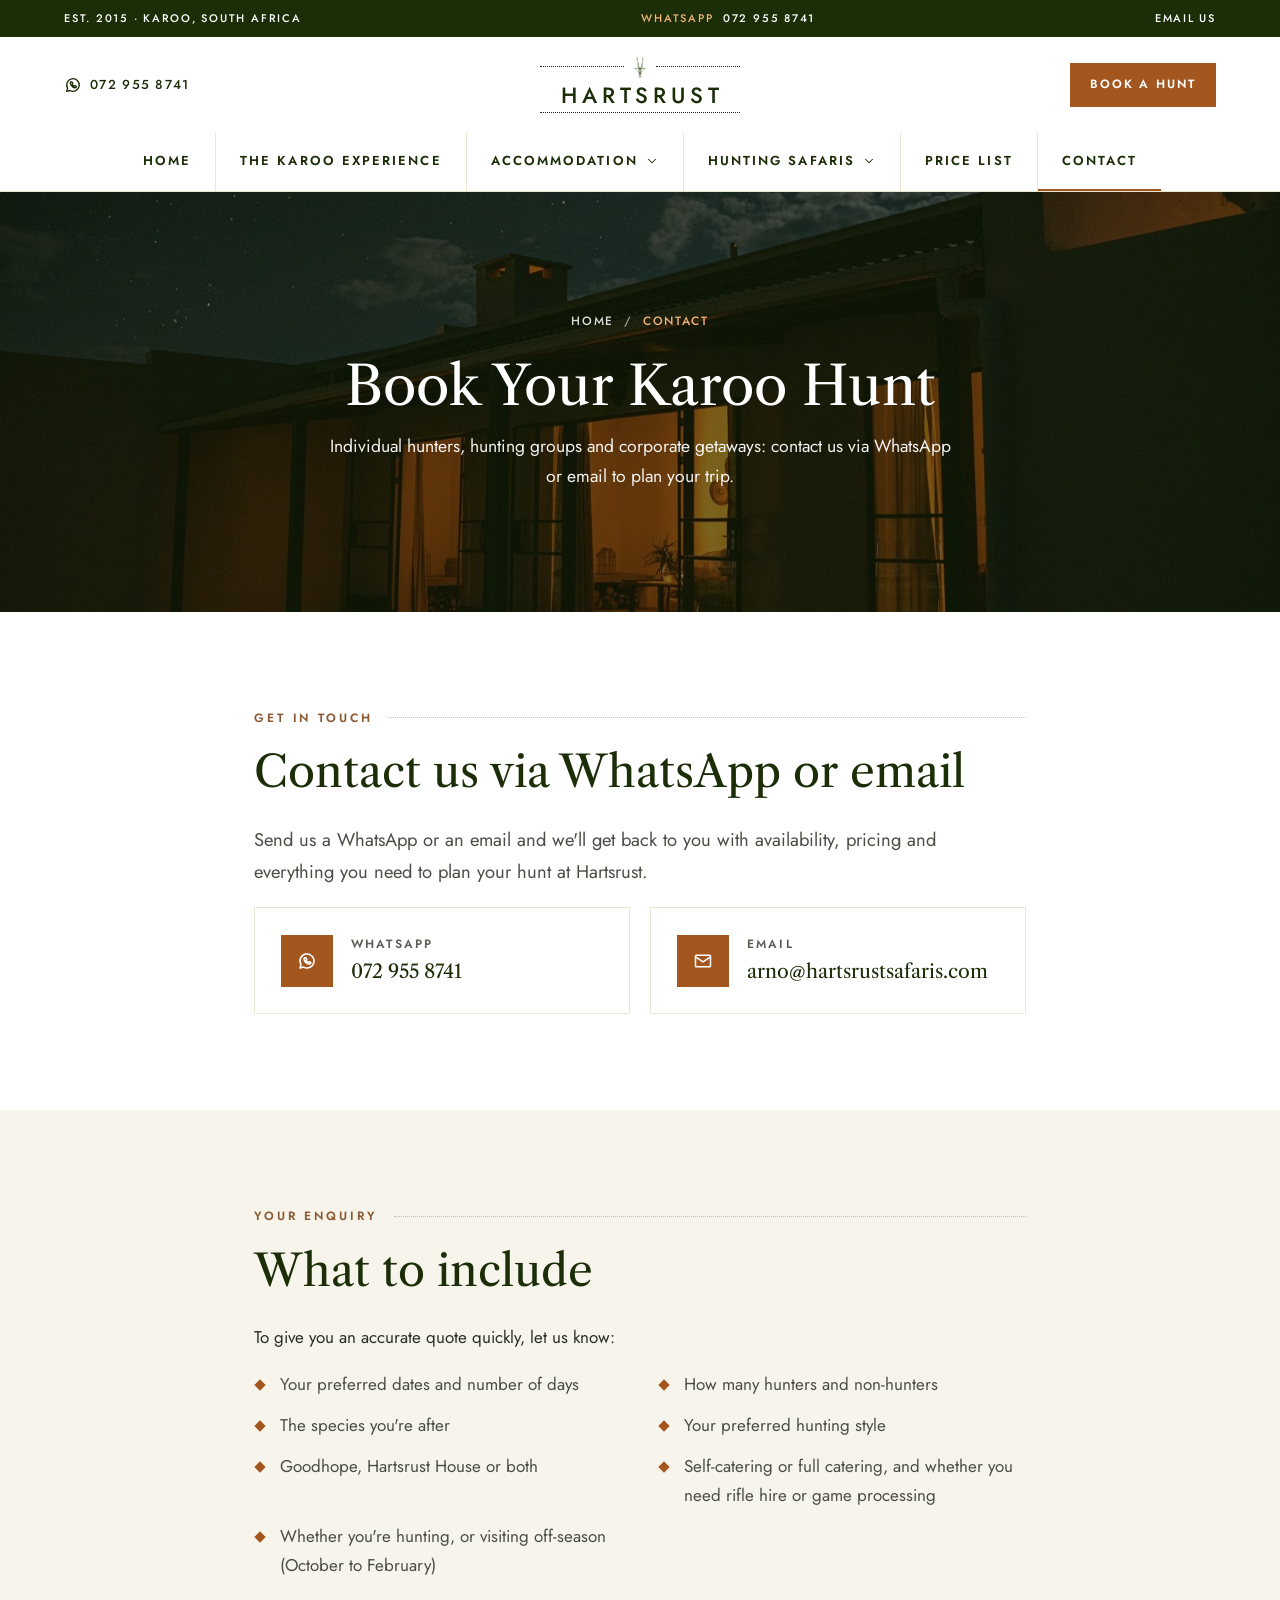
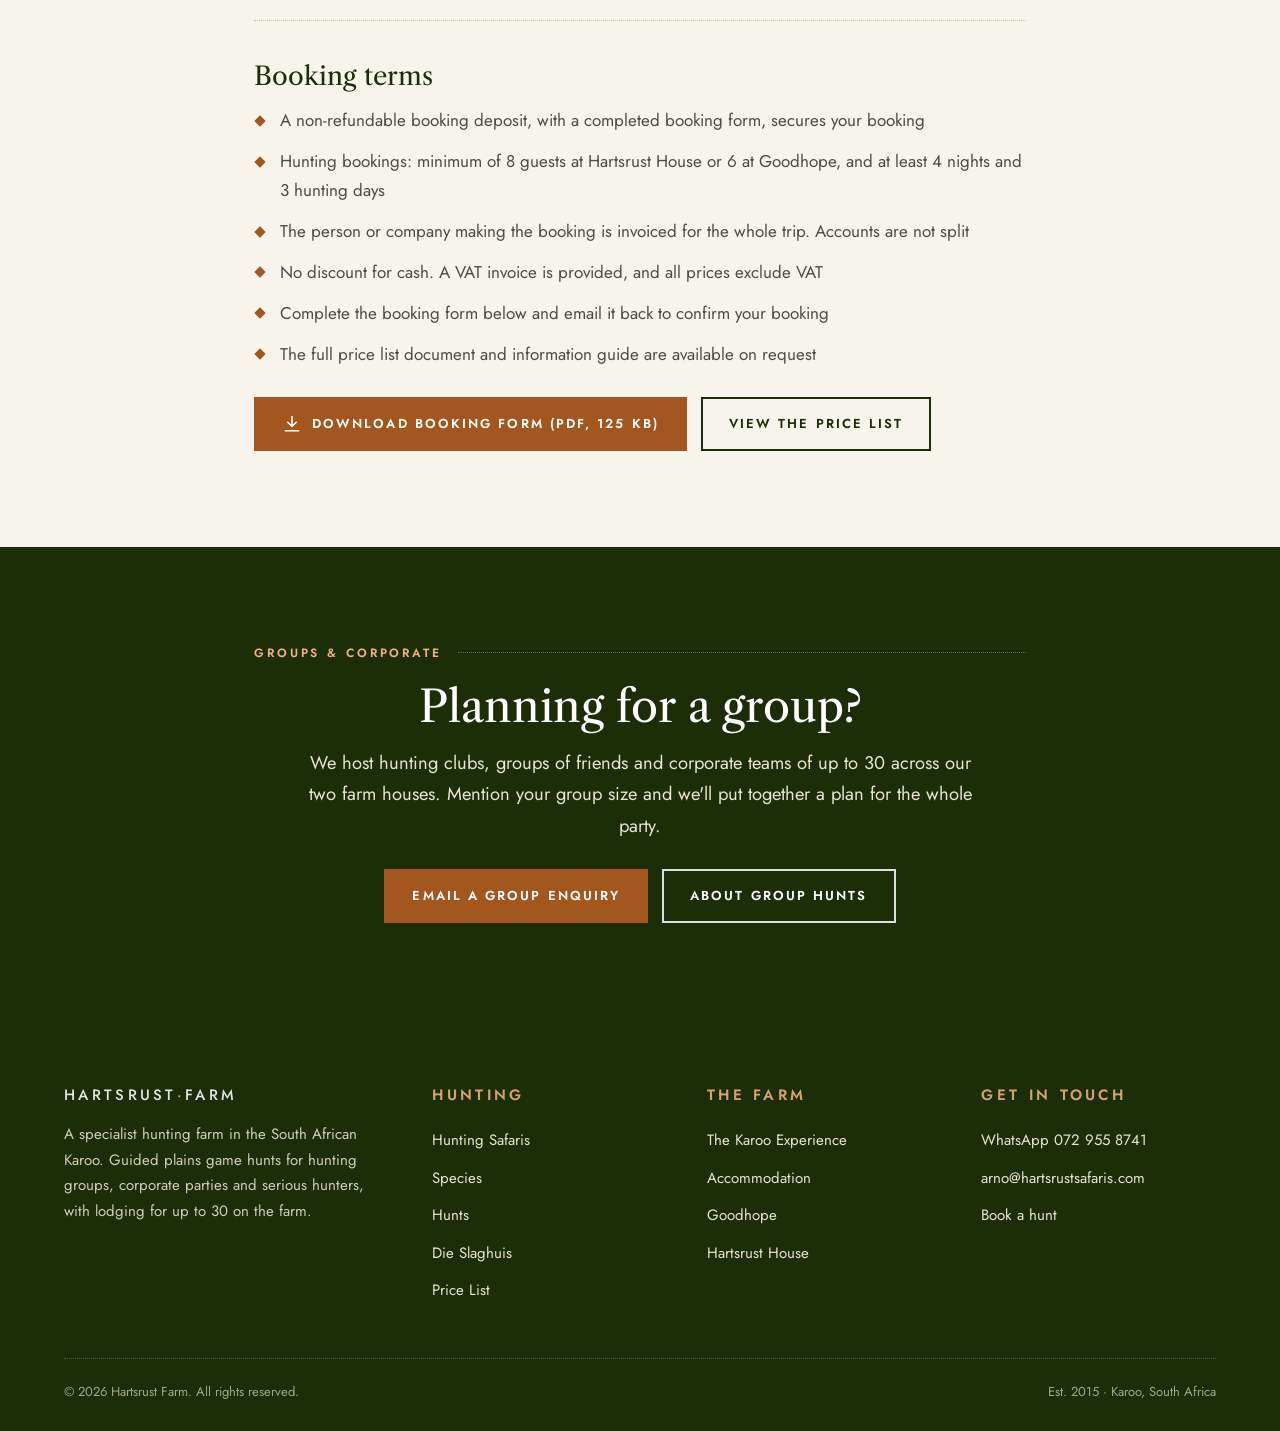
<file: contact.html>
<!DOCTYPE html>
<html lang="en-ZA">
<head>
<meta charset="UTF-8">
<meta name="viewport" content="width=device-width, initial-scale=1.0">
<title>Book a Karoo Hunt | Contact Hartsrust Farm</title>
<meta name="description" content="Book your Karoo hunt, group hunting trip or corporate getaway at Hartsrust Farm. Contact us via WhatsApp on 072 955 8741 or email arno@hartsrustsafaris.com.">
<link rel="canonical" href="https://hartsrustfarm.com/contact">
<meta name="theme-color" content="#1c2e08">
<meta property="og:type" content="website">
<meta property="og:site_name" content="Hartsrust Farm">
<meta property="og:title" content="Book a Karoo Hunt | Contact Hartsrust Farm">
<meta property="og:description" content="Book your Karoo hunt, group hunting trip or corporate getaway at Hartsrust Farm. Contact us via WhatsApp on 072 955 8741 or email arno@hartsrustsafaris.com.">
<meta property="og:url" content="https://hartsrustfarm.com/contact">
<meta property="og:image" content="https://hartsrustfarm.com/images/home/karoo-view.jpg">
<meta property="og:image:alt" content="Hartsrust farm house lit up under a starry Karoo sky">
<meta property="og:locale" content="en_ZA">
<meta name="twitter:card" content="summary_large_image">
<meta name="twitter:title" content="Book a Karoo Hunt | Contact Hartsrust Farm">
<meta name="twitter:description" content="Book your Karoo hunt, group hunting trip or corporate getaway at Hartsrust Farm. Contact us via WhatsApp on 072 955 8741 or email arno@hartsrustsafaris.com.">
<meta name="twitter:image" content="https://hartsrustfarm.com/images/home/karoo-view.jpg">
<link rel="icon" type="image/png" href="images/logo/buck-mark-green.png">
<link rel="apple-touch-icon" href="images/logo/buck-mark-green.png">
<link rel="preconnect" href="https://fonts.googleapis.com">
<link rel="preconnect" href="https://fonts.gstatic.com" crossorigin>
<link rel="stylesheet" href="https://fonts.googleapis.com/css2?family=Jost:wght@400;500;600&amp;family=Libre+Caslon+Text:ital,wght@0,400;0,700;1,400&amp;display=swap">
<link rel="stylesheet" href="css/styles.css?v=20261010b">
<script type="application/ld+json">
{
  "@context": "https://schema.org",
  "@graph": [
    {
      "@type": "BreadcrumbList",
      "itemListElement": [
        {
          "@type": "ListItem",
          "position": 1,
          "name": "Home",
          "item": "https://hartsrustfarm.com/"
        },
        {
          "@type": "ListItem",
          "position": 2,
          "name": "Contact",
          "item": "https://hartsrustfarm.com/contact"
        }
      ]
    },
    {
      "@type": "ContactPage",
      "name": "Contact Hartsrust Farm",
      "url": "https://hartsrustfarm.com/contact",
      "about": {
        "@id": "https://hartsrustfarm.com/#hartsrust"
      },
      "mainEntity": {
        "@type": "ContactPoint",
        "contactType": "reservations",
        "telephone": "+27729558741",
        "email": "arno@hartsrustsafaris.com",
        "areaServed": "ZA"
      }
    }
  ]
}
</script>
</head>
<body>
<a class="skip-link" href="#main">Skip to main content</a>

<div class="topbar">
  <div class="topbar-inner">
    <span class="topbar-loc">Est. 2015 · Karoo, South Africa</span>
    <a class="topbar-call" href="https://wa.me/27729558741?text=Hi%2C%20I%27d%20like%20to%20enquire%20about%20a%20hunt%20at%20Hartsrust." target="_blank" rel="noopener"><span class="hl">WhatsApp</span>&nbsp; 072 955 8741</a>
    <a class="topbar-mail" href="mailto:arno@hartsrustsafaris.com">Email us</a>
  </div>
</div>

<header class="site-header">
  <div class="brand-row">
    <button class="nav-toggle" type="button" aria-expanded="false" aria-controls="main-nav" aria-label="Open menu">
      <span class="icon-open"><svg width="24" height="24" viewBox="0 0 24 24" fill="none" stroke="currentColor" stroke-width="1.8" stroke-linecap="round" stroke-linejoin="round" aria-hidden="true" focusable="false"><path d="M4 7h16M4 12h16M4 17h16"/></svg></span><span class="icon-close"><svg width="24" height="24" viewBox="0 0 24 24" fill="none" stroke="currentColor" stroke-width="1.8" stroke-linecap="round" stroke-linejoin="round" aria-hidden="true" focusable="false"><path d="M6 6l12 12M18 6L6 18"/></svg></span>
    </button>
    <a class="header-phone" href="https://wa.me/27729558741?text=Hi%2C%20I%27d%20like%20to%20enquire%20about%20a%20hunt%20at%20Hartsrust." target="_blank" rel="noopener"><svg width="18" height="18" viewBox="0 0 24 24" fill="none" stroke="currentColor" stroke-width="1.8" stroke-linecap="round" stroke-linejoin="round" aria-hidden="true" focusable="false"><path d="M3.6 20.4l1.2-4.1a8.4 8.4 0 1 1 3.1 3z"/><path d="M9.2 8.6c.2-.5.6-.6 1-.6h.5l1 2.2-.8 1a5.6 5.6 0 0 0 2.4 2.4l1-.8 2.2 1v.5c0 .4-.1.8-.6 1-1 .5-2.4.4-3.9-.5a8.6 8.6 0 0 1-2.8-2.8c-.9-1.5-1-2.9-.5-3.9z"/></svg> <span class="visually-hidden">WhatsApp </span>072 955 8741</a>
    <a class="brand" href="./">
      <span class="brand-rule"><img src="images/logo/buck-mark-green.png" alt="" width="400" height="702"></span>
      <span class="brand-name">Hartsrust</span>
      <span class="brand-rule-bottom"></span>
    </a>
    <a class="header-book" href="contact"><svg width="22" height="22" viewBox="0 0 24 24" fill="none" stroke="currentColor" stroke-width="1.8" stroke-linecap="round" stroke-linejoin="round" aria-hidden="true" focusable="false"><rect x="3" y="5" width="18" height="16" rx="1"/><path d="M3 10h18M8 3v4M16 3v4"/></svg><span class="label">Book a hunt</span></a>
  </div>
  <nav class="main-nav" id="main-nav" aria-label="Main">
    <ul class="nav-list">
      <li><a href="./">Home</a></li>
      <li><a href="the-karoo-experience">The Karoo Experience</a></li>
      <li class="has-submenu">
        <button class="submenu-toggle" type="button" aria-expanded="false" aria-controls="submenu-accommodation">Accommodation <span class="chevron"><svg width="14" height="14" viewBox="0 0 24 24" fill="none" stroke="currentColor" stroke-width="1.8" stroke-linecap="round" stroke-linejoin="round" aria-hidden="true" focusable="false"><path d="M6 9l6 6 6-6"/></svg></span></button>
        <ul class="submenu" id="submenu-accommodation">
          <li><a href="accommodation">Overview</a></li>
          <li><a href="goodhope">Goodhope</a></li>
          <li><a href="hartsrust-house">Hartsrust House</a></li>
        </ul>
      </li>
      <li class="has-submenu">
        <button class="submenu-toggle" type="button" aria-expanded="false" aria-controls="submenu-hunting">Hunting Safaris <span class="chevron"><svg width="14" height="14" viewBox="0 0 24 24" fill="none" stroke="currentColor" stroke-width="1.8" stroke-linecap="round" stroke-linejoin="round" aria-hidden="true" focusable="false"><path d="M6 9l6 6 6-6"/></svg></span></button>
        <ul class="submenu" id="submenu-hunting">
          <li><a href="hunting-safaris">Overview</a></li>
          <li><a href="species">Species</a></li>
          <li><a href="hunts">Hunts</a></li>
          <li><a href="die-slaghuis">Die Slaghuis</a></li>
        </ul>
      </li>
      <li><a href="price-list">Price List</a></li>
      <li><a href="contact" aria-current="page">Contact</a></li>
    </ul>
    <div class="nav-cta"><a class="btn btn-primary" href="contact">Book a hunt</a></div>
  </nav>
</header>

<main id="main">

  <section class="page-hero">
    <img src="images/home/karoo-view.jpg" alt="Hartsrust farm house lit up under a starry Karoo sky" width="1600" height="1066" fetchpriority="high">
    <div class="container">
      <nav class="breadcrumb" aria-label="Breadcrumb"><ol><li><a href="./">Home</a></li><li><span aria-current="page">Contact</span></li></ol></nav>
      <h1>Book Your Karoo Hunt</h1>
      <p class="hero-sub">Individual hunters, hunting groups and corporate getaways: contact us via WhatsApp or email to plan your trip.</p>
    </div>
  </section>

  <section class="section" aria-labelledby="contact-title">
    <div class="container container-narrow">
      <p class="eyebrow">Get in touch</p>
      <h2 id="contact-title">Contact us via WhatsApp or email</h2>
      <p class="lead">Send us a WhatsApp or an email and we'll get back to you with availability, pricing and everything you need to plan your hunt at Hartsrust.</p>
      <div class="contact-grid">
        <a class="contact-card" href="https://wa.me/27729558741?text=Hi%2C%20I%27d%20like%20to%20enquire%20about%20a%20hunt%20at%20Hartsrust." target="_blank" rel="noopener">
          <span class="icon"><svg width="20" height="20" viewBox="0 0 24 24" fill="none" stroke="currentColor" stroke-width="1.8" stroke-linecap="round" stroke-linejoin="round" aria-hidden="true" focusable="false"><path d="M3.6 20.4l1.2-4.1a8.4 8.4 0 1 1 3.1 3z"/><path d="M9.2 8.6c.2-.5.6-.6 1-.6h.5l1 2.2-.8 1a5.6 5.6 0 0 0 2.4 2.4l1-.8 2.2 1v.5c0 .4-.1.8-.6 1-1 .5-2.4.4-3.9-.5a8.6 8.6 0 0 1-2.8-2.8c-.9-1.5-1-2.9-.5-3.9z"/></svg></span>
          <span><span class="k">WhatsApp</span><span class="v">072 955 8741</span></span>
        </a>
        <a class="contact-card" href="mailto:arno@hartsrustsafaris.com?subject=Hunting%20enquiry">
          <span class="icon"><svg width="20" height="20" viewBox="0 0 24 24" fill="none" stroke="currentColor" stroke-width="1.8" stroke-linecap="round" stroke-linejoin="round" aria-hidden="true" focusable="false"><rect x="3" y="5" width="18" height="14" rx="1"/><path d="M3 7l9 6 9-6"/></svg></span>
          <span><span class="k">Email</span><span class="v">arno@hartsrustsafaris.com</span></span>
        </a>
      </div>
    </div>
  </section>

  <section class="section section-cream" aria-labelledby="enquiry-title">
    <div class="container container-narrow">
      <p class="eyebrow">Your enquiry</p>
      <h2 id="enquiry-title">What to include</h2>
      <p>To give you an accurate quote quickly, let us know:</p>
      <ul class="check-list cols-2">
        <li>Your preferred dates and number of days</li>
        <li>How many hunters and non-hunters</li>
        <li>The species you're after</li>
        <li>Your preferred hunting style</li>
        <li>Goodhope, Hartsrust House or both</li>
        <li>Self-catering or full catering, and whether you need rifle hire or game processing</li>
        <li>Whether you're hunting, or visiting off-season (October to February)</li>
      </ul>
      <hr class="dotted-rule">
      <h3>Booking terms</h3>
      <ul class="check-list">
        <li>A non-refundable booking deposit, with a completed booking form, secures your booking</li>
        <li>Hunting bookings: minimum of 8 guests at Hartsrust House or 6 at Goodhope, and at least 4 nights and 3 hunting days</li>
        <li>The person or company making the booking is invoiced for the whole trip. Accounts are not split</li>
        <li>No discount for cash. A VAT invoice is provided, and all prices exclude VAT</li>
        <li>Complete the booking form below and email it back to confirm your booking</li>
        <li>The full price list document and information guide are available on request</li>
      </ul>
      <div class="btn-row" style="margin-top: 28px">
        <a class="btn btn-primary" href="downloads/hartsrust-hunt-booking-form.pdf" download><svg width="20" height="20" viewBox="0 0 24 24" fill="none" stroke="currentColor" stroke-width="1.8" stroke-linecap="round" stroke-linejoin="round" aria-hidden="true" focusable="false"><path d="M12 3v12M7 10l5 5 5-5M4 20h16"/></svg> Download booking form (PDF, 125 KB)</a>
        <a class="btn btn-outline" href="price-list">View the price list</a>
      </div>
    </div>
  </section>

  <section class="section section-forest cta-strip" aria-labelledby="groups-title">
    <div class="container container-narrow">
      <p class="eyebrow">Groups &amp; corporate</p>
      <h2 id="groups-title">Planning for a group?</h2>
      <p class="lead">We host hunting clubs, groups of friends and corporate teams of up to 30 across our two farm houses. Mention your group size and we'll put together a plan for the whole party.</p>
      <div class="btn-row">
        <a class="btn btn-primary" href="mailto:arno@hartsrustsafaris.com?subject=Group%20hunt%20enquiry">Email a group enquiry</a>
        <a class="btn btn-outline-light" href="hunting-safaris#groups">About group hunts</a>
      </div>
    </div>
  </section>

</main>

<footer class="site-footer">
  <div class="container">
    <div class="footer-grid">
      <div>
        <p class="footer-brand">Hartsrust<span class="brand-dot" aria-hidden="true">·</span><span class="visually-hidden"> </span>Farm</p>
        <p>A specialist hunting farm in the South African Karoo. Guided plains game hunts for hunting groups, corporate parties and serious hunters, with lodging for up to 30 on the farm.</p>
      </div>
      <div>
        <p class="footer-title">Hunting</p>
        <ul class="footer-links">
          <li><a href="hunting-safaris">Hunting Safaris</a></li>
          <li><a href="species">Species</a></li>
          <li><a href="hunts">Hunts</a></li>
          <li><a href="die-slaghuis">Die Slaghuis</a></li>
          <li><a href="price-list">Price List</a></li>
        </ul>
      </div>
      <div>
        <p class="footer-title">The farm</p>
        <ul class="footer-links">
          <li><a href="the-karoo-experience">The Karoo Experience</a></li>
          <li><a href="accommodation">Accommodation</a></li>
          <li><a href="goodhope">Goodhope</a></li>
          <li><a href="hartsrust-house">Hartsrust House</a></li>
        </ul>
      </div>
      <div>
        <p class="footer-title">Get in touch</p>
        <ul class="footer-links">
          <li><a href="https://wa.me/27729558741?text=Hi%2C%20I%27d%20like%20to%20enquire%20about%20a%20hunt%20at%20Hartsrust." target="_blank" rel="noopener">WhatsApp 072 955 8741</a></li>
          <li><a href="mailto:arno@hartsrustsafaris.com">arno@hartsrustsafaris.com</a></li>
          <li><a href="contact">Book a hunt</a></li>
        </ul>
      </div>
    </div>
    <div class="footer-bottom">
      <p>&copy; <span id="year">2026</span> Hartsrust Farm. All rights reserved.</p>
      <p>Est. 2015 · Karoo, South Africa</p>
    </div>
  </div>
</footer>
<script src="js/main.js?v=20261010b"></script>
</body>
</html>
</file>
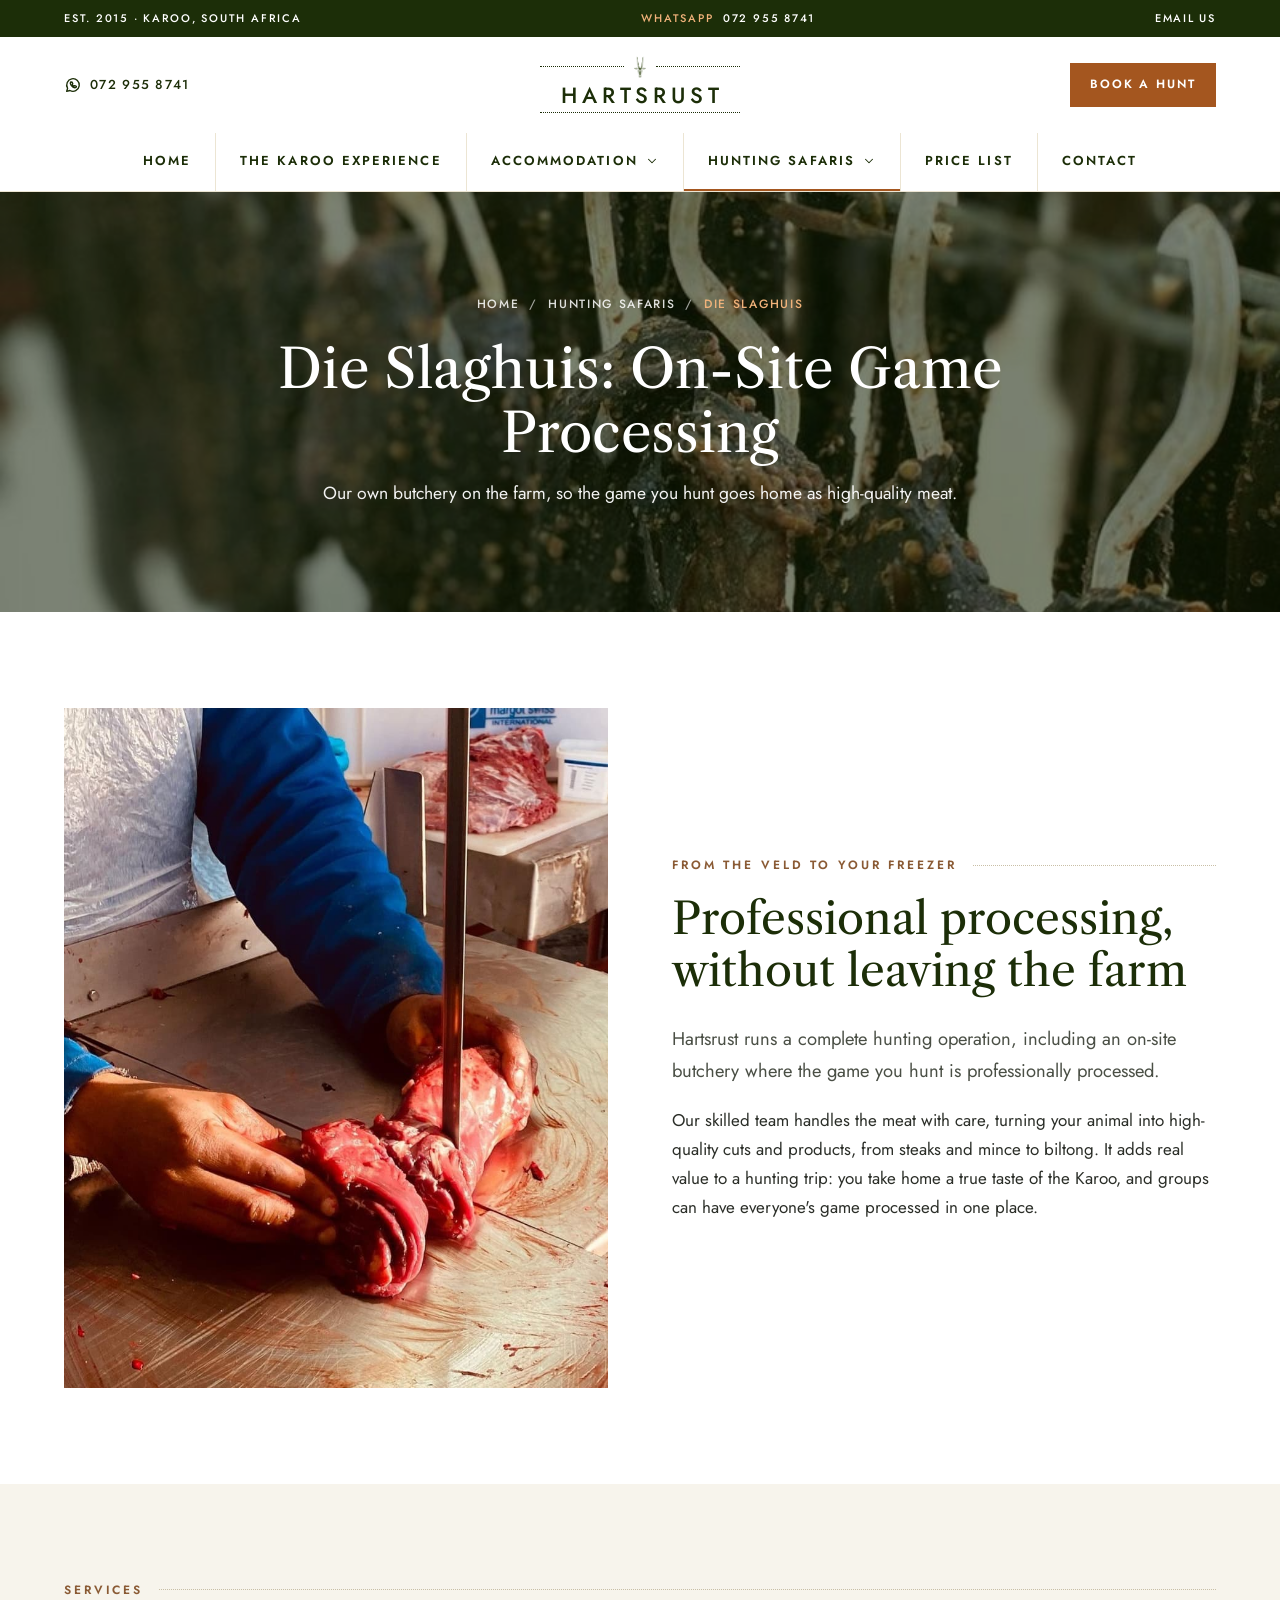
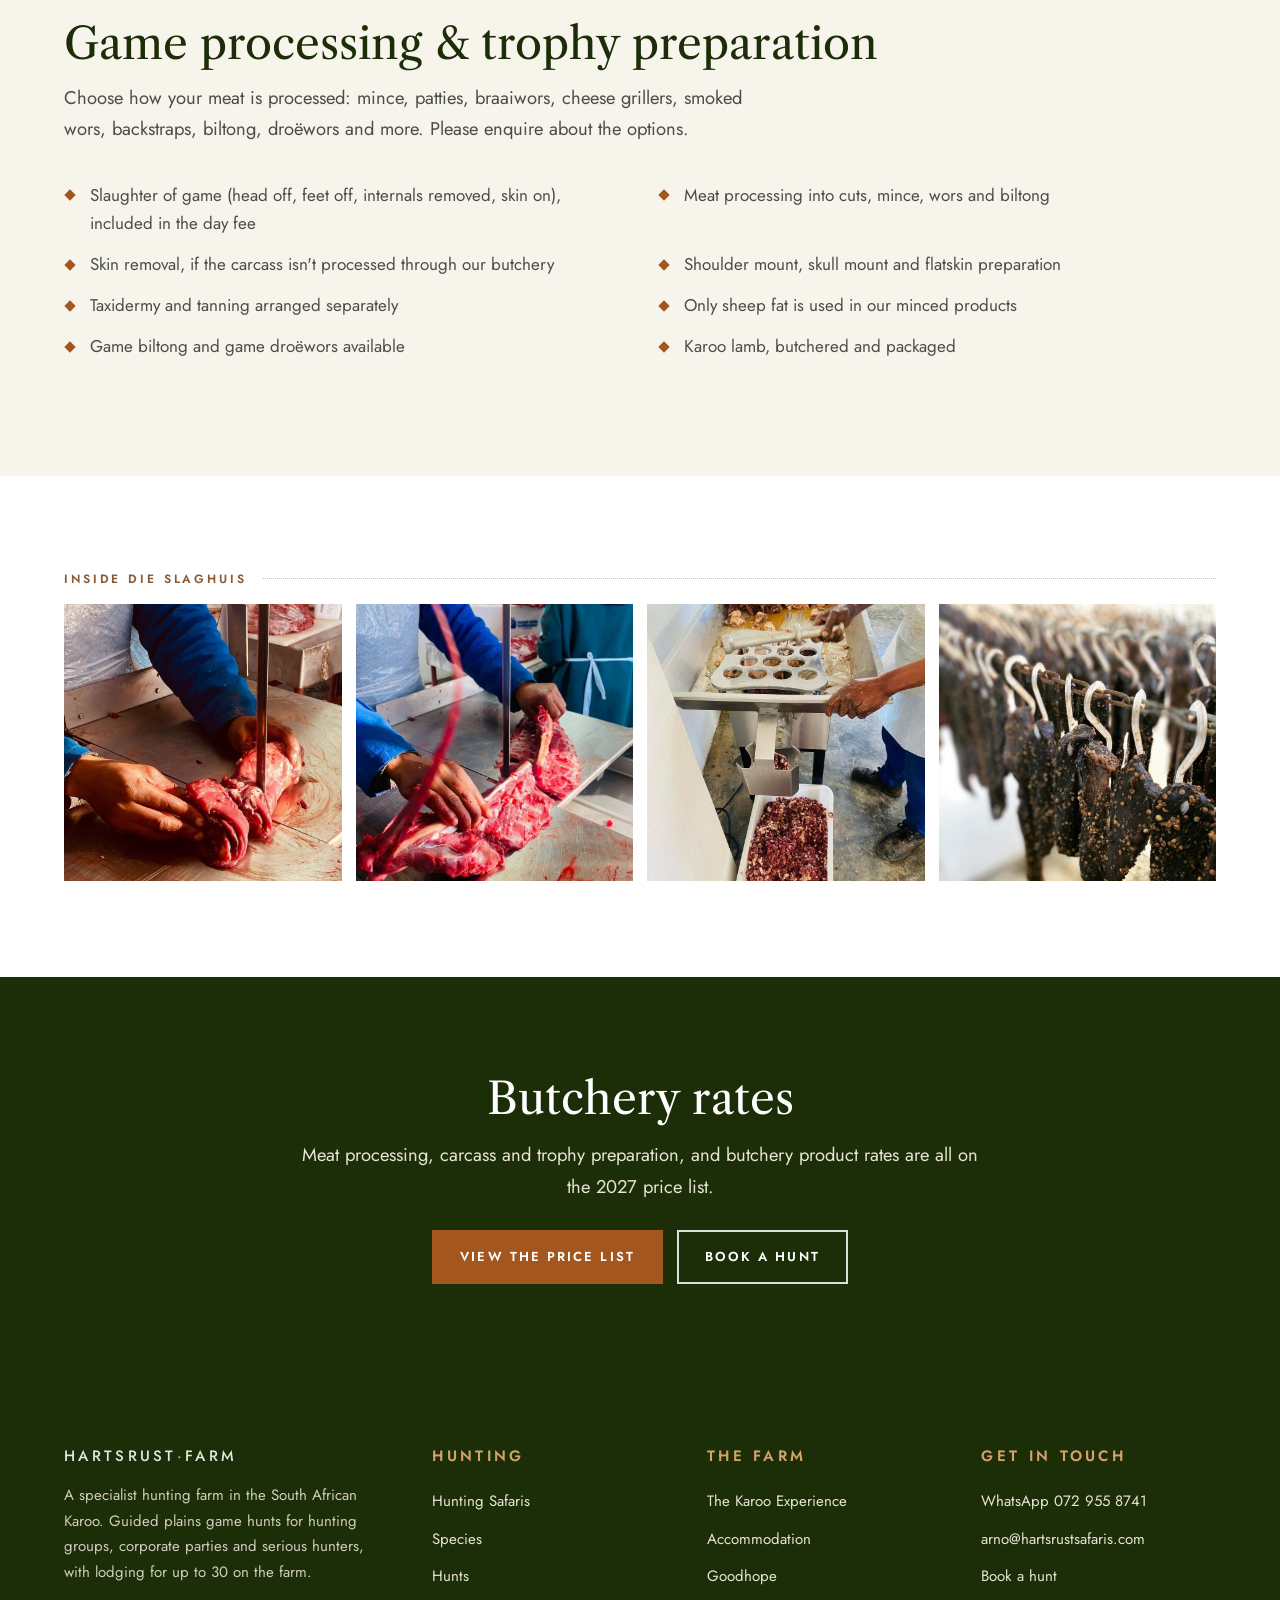
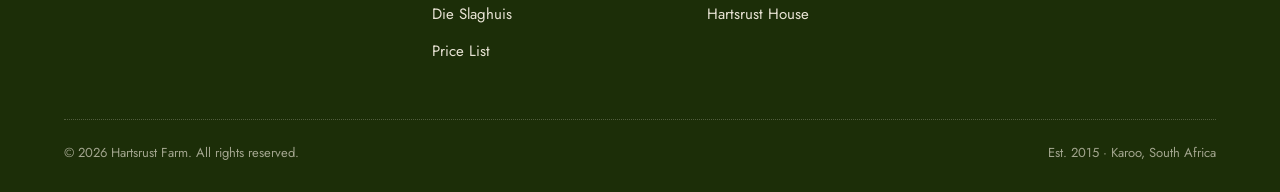
<file: die-slaghuis.html>
<!DOCTYPE html>
<html lang="en-ZA">
<head>
<meta charset="UTF-8">
<meta name="viewport" content="width=device-width, initial-scale=1.0">
<title>Die Slaghuis | On-Site Game Processing &amp; Butchery | Hartsrust</title>
<meta name="description" content="Die Slaghuis is Hartsrust Farm's on-site butchery in the Karoo. Your game is professionally processed into cuts, mince, wors, biltong and droëwors to take home.">
<link rel="canonical" href="https://hartsrustfarm.com/die-slaghuis">
<meta name="theme-color" content="#1c2e08">
<meta property="og:type" content="website">
<meta property="og:site_name" content="Hartsrust Farm">
<meta property="og:title" content="Die Slaghuis | On-Site Game Processing &amp; Butchery | Hartsrust">
<meta property="og:description" content="Die Slaghuis is Hartsrust Farm's on-site butchery in the Karoo. Your game is professionally processed into cuts, mince, wors, biltong and droëwors to take home.">
<meta property="og:url" content="https://hartsrustfarm.com/die-slaghuis">
<meta property="og:image" content="https://hartsrustfarm.com/images/slaghuis/instagram-4.jpg">
<meta property="og:image:alt" content="Game biltong drying at Die Slaghuis">
<meta property="og:locale" content="en_ZA">
<meta name="twitter:card" content="summary_large_image">
<meta name="twitter:title" content="Die Slaghuis | On-Site Game Processing &amp; Butchery | Hartsrust">
<meta name="twitter:description" content="Die Slaghuis is Hartsrust Farm's on-site butchery in the Karoo. Your game is professionally processed into cuts, mince, wors, biltong and droëwors to take home.">
<meta name="twitter:image" content="https://hartsrustfarm.com/images/slaghuis/instagram-4.jpg">
<link rel="icon" type="image/png" href="images/logo/buck-mark-green.png">
<link rel="apple-touch-icon" href="images/logo/buck-mark-green.png">
<link rel="preconnect" href="https://fonts.googleapis.com">
<link rel="preconnect" href="https://fonts.gstatic.com" crossorigin>
<link rel="stylesheet" href="https://fonts.googleapis.com/css2?family=Jost:wght@400;500;600&amp;family=Libre+Caslon+Text:ital,wght@0,400;0,700;1,400&amp;display=swap">
<link rel="stylesheet" href="css/styles.css?v=20261010b">
<script type="application/ld+json">
{
  "@context": "https://schema.org",
  "@graph": [
    {
      "@type": "BreadcrumbList",
      "itemListElement": [
        {
          "@type": "ListItem",
          "position": 1,
          "name": "Home",
          "item": "https://hartsrustfarm.com/"
        },
        {
          "@type": "ListItem",
          "position": 2,
          "name": "Hunting Safaris",
          "item": "https://hartsrustfarm.com/hunting-safaris"
        },
        {
          "@type": "ListItem",
          "position": 3,
          "name": "Die Slaghuis",
          "item": "https://hartsrustfarm.com/die-slaghuis"
        }
      ]
    }
  ]
}
</script>
</head>
<body>
<a class="skip-link" href="#main">Skip to main content</a>

<div class="topbar">
  <div class="topbar-inner">
    <span class="topbar-loc">Est. 2015 · Karoo, South Africa</span>
    <a class="topbar-call" href="https://wa.me/27729558741?text=Hi%2C%20I%27d%20like%20to%20enquire%20about%20a%20hunt%20at%20Hartsrust." target="_blank" rel="noopener"><span class="hl">WhatsApp</span>&nbsp; 072 955 8741</a>
    <a class="topbar-mail" href="mailto:arno@hartsrustsafaris.com">Email us</a>
  </div>
</div>

<header class="site-header">
  <div class="brand-row">
    <button class="nav-toggle" type="button" aria-expanded="false" aria-controls="main-nav" aria-label="Open menu">
      <span class="icon-open"><svg width="24" height="24" viewBox="0 0 24 24" fill="none" stroke="currentColor" stroke-width="1.8" stroke-linecap="round" stroke-linejoin="round" aria-hidden="true" focusable="false"><path d="M4 7h16M4 12h16M4 17h16"/></svg></span><span class="icon-close"><svg width="24" height="24" viewBox="0 0 24 24" fill="none" stroke="currentColor" stroke-width="1.8" stroke-linecap="round" stroke-linejoin="round" aria-hidden="true" focusable="false"><path d="M6 6l12 12M18 6L6 18"/></svg></span>
    </button>
    <a class="header-phone" href="https://wa.me/27729558741?text=Hi%2C%20I%27d%20like%20to%20enquire%20about%20a%20hunt%20at%20Hartsrust." target="_blank" rel="noopener"><svg width="18" height="18" viewBox="0 0 24 24" fill="none" stroke="currentColor" stroke-width="1.8" stroke-linecap="round" stroke-linejoin="round" aria-hidden="true" focusable="false"><path d="M3.6 20.4l1.2-4.1a8.4 8.4 0 1 1 3.1 3z"/><path d="M9.2 8.6c.2-.5.6-.6 1-.6h.5l1 2.2-.8 1a5.6 5.6 0 0 0 2.4 2.4l1-.8 2.2 1v.5c0 .4-.1.8-.6 1-1 .5-2.4.4-3.9-.5a8.6 8.6 0 0 1-2.8-2.8c-.9-1.5-1-2.9-.5-3.9z"/></svg> <span class="visually-hidden">WhatsApp </span>072 955 8741</a>
    <a class="brand" href="./">
      <span class="brand-rule"><img src="images/logo/buck-mark-green.png" alt="" width="400" height="702"></span>
      <span class="brand-name">Hartsrust</span>
      <span class="brand-rule-bottom"></span>
    </a>
    <a class="header-book" href="contact"><svg width="22" height="22" viewBox="0 0 24 24" fill="none" stroke="currentColor" stroke-width="1.8" stroke-linecap="round" stroke-linejoin="round" aria-hidden="true" focusable="false"><rect x="3" y="5" width="18" height="16" rx="1"/><path d="M3 10h18M8 3v4M16 3v4"/></svg><span class="label">Book a hunt</span></a>
  </div>
  <nav class="main-nav" id="main-nav" aria-label="Main">
    <ul class="nav-list">
      <li><a href="./">Home</a></li>
      <li><a href="the-karoo-experience">The Karoo Experience</a></li>
      <li class="has-submenu">
        <button class="submenu-toggle" type="button" aria-expanded="false" aria-controls="submenu-accommodation">Accommodation <span class="chevron"><svg width="14" height="14" viewBox="0 0 24 24" fill="none" stroke="currentColor" stroke-width="1.8" stroke-linecap="round" stroke-linejoin="round" aria-hidden="true" focusable="false"><path d="M6 9l6 6 6-6"/></svg></span></button>
        <ul class="submenu" id="submenu-accommodation">
          <li><a href="accommodation">Overview</a></li>
          <li><a href="goodhope">Goodhope</a></li>
          <li><a href="hartsrust-house">Hartsrust House</a></li>
        </ul>
      </li>
      <li class="has-submenu is-current">
        <button class="submenu-toggle" type="button" aria-expanded="false" aria-controls="submenu-hunting">Hunting Safaris <span class="chevron"><svg width="14" height="14" viewBox="0 0 24 24" fill="none" stroke="currentColor" stroke-width="1.8" stroke-linecap="round" stroke-linejoin="round" aria-hidden="true" focusable="false"><path d="M6 9l6 6 6-6"/></svg></span></button>
        <ul class="submenu" id="submenu-hunting">
          <li><a href="hunting-safaris">Overview</a></li>
          <li><a href="species">Species</a></li>
          <li><a href="hunts">Hunts</a></li>
          <li><a href="die-slaghuis" aria-current="page">Die Slaghuis</a></li>
        </ul>
      </li>
      <li><a href="price-list">Price List</a></li>
      <li><a href="contact">Contact</a></li>
    </ul>
    <div class="nav-cta"><a class="btn btn-primary" href="contact">Book a hunt</a></div>
  </nav>
</header>

<main id="main">

  <section class="page-hero">
    <img src="images/slaghuis/instagram-4.jpg" alt="Game biltong drying on hooks at Die Slaghuis" width="900" height="1115" fetchpriority="high">
    <div class="container">
      <nav class="breadcrumb" aria-label="Breadcrumb"><ol><li><a href="./">Home</a></li><li><a href="hunting-safaris">Hunting Safaris</a></li><li><span aria-current="page">Die Slaghuis</span></li></ol></nav>
      <h1>Die Slaghuis: On-Site Game Processing</h1>
      <p class="hero-sub">Our own butchery on the farm, so the game you hunt goes home as high-quality meat.</p>
    </div>
  </section>

  <section class="section" aria-labelledby="intro-title">
    <div class="container split">
      <div class="split-media tall"><img src="images/slaghuis/instagram-1.jpg" alt="Game meat being cut on the band saw at Die Slaghuis" width="900" height="1104" loading="lazy"></div>
      <div>
        <p class="eyebrow">From the veld to your freezer</p>
        <h2 id="intro-title">Professional processing, without leaving the farm</h2>
        <p class="lead">Hartsrust runs a complete hunting operation, including an on-site butchery where the game you hunt is professionally processed.</p>
        <p>Our skilled team handles the meat with care, turning your animal into high-quality cuts and products, from steaks and mince to biltong. It adds real value to a hunting trip: you take home a true taste of the Karoo, and groups can have everyone's game processed in one place.</p>
      </div>
    </div>
  </section>

  <section class="section section-cream" aria-labelledby="services-title">
    <div class="container">
      <div class="section-head">
        <p class="eyebrow">Services</p>
        <h2 id="services-title">Game processing &amp; trophy preparation</h2>
        <p class="lead">Choose how your meat is processed: mince, patties, braaiwors, cheese grillers, smoked wors, backstraps, biltong, droëwors and more. Please enquire about the options.</p>
      </div>
      <ul class="check-list cols-2">
        <li>Slaughter of game (head off, feet off, internals removed, skin on), included in the day fee</li>
        <li>Meat processing into cuts, mince, wors and biltong</li>
        <li>Skin removal, if the carcass isn't processed through our butchery</li>
        <li>Shoulder mount, skull mount and flatskin preparation</li>
        <li>Taxidermy and tanning arranged separately</li>
        <li>Only sheep fat is used in our minced products</li>
        <li>Game biltong and game droëwors available</li>
        <li>Karoo lamb, butchered and packaged</li>
      </ul>
    </div>
  </section>

  <section class="section" aria-labelledby="gallery-title">
    <div class="container">
      <h2 class="eyebrow" id="gallery-title">Inside Die Slaghuis</h2>
      <div class="gallery">
        <a href="images/slaghuis/instagram-1.jpg"><img src="images/slaghuis/instagram-1.jpg" alt="Cutting game meat on the band saw" width="900" height="1104" loading="lazy"></a>
        <a href="images/slaghuis/instagram-2.jpg"><img src="images/slaghuis/instagram-2.jpg" alt="Butchering a game carcass into cuts" width="900" height="1102" loading="lazy"></a>
        <a href="images/slaghuis/instagram-3.jpg"><img src="images/slaghuis/instagram-3.jpg" alt="Mincing game meat at Die Slaghuis" width="900" height="1117" loading="lazy"></a>
        <a href="images/slaghuis/instagram-4.jpg"><img src="images/slaghuis/instagram-4.jpg" alt="Game biltong drying on hooks" width="900" height="1115" loading="lazy"></a>
      </div>
    </div>
  </section>

  <section class="section section-forest cta-strip" aria-labelledby="cta-title">
    <div class="container container-narrow">
      <h2 id="cta-title">Butchery rates</h2>
      <p class="lead">Meat processing, carcass and trophy preparation, and butchery product rates are all on the 2027 price list.</p>
      <div class="btn-row">
        <a class="btn btn-primary" href="price-list#butchery">View the price list</a>
        <a class="btn btn-outline-light" href="contact">Book a hunt</a>
      </div>
    </div>
  </section>

</main>

<footer class="site-footer">
  <div class="container">
    <div class="footer-grid">
      <div>
        <p class="footer-brand">Hartsrust<span class="brand-dot" aria-hidden="true">·</span><span class="visually-hidden"> </span>Farm</p>
        <p>A specialist hunting farm in the South African Karoo. Guided plains game hunts for hunting groups, corporate parties and serious hunters, with lodging for up to 30 on the farm.</p>
      </div>
      <div>
        <p class="footer-title">Hunting</p>
        <ul class="footer-links">
          <li><a href="hunting-safaris">Hunting Safaris</a></li>
          <li><a href="species">Species</a></li>
          <li><a href="hunts">Hunts</a></li>
          <li><a href="die-slaghuis">Die Slaghuis</a></li>
          <li><a href="price-list">Price List</a></li>
        </ul>
      </div>
      <div>
        <p class="footer-title">The farm</p>
        <ul class="footer-links">
          <li><a href="the-karoo-experience">The Karoo Experience</a></li>
          <li><a href="accommodation">Accommodation</a></li>
          <li><a href="goodhope">Goodhope</a></li>
          <li><a href="hartsrust-house">Hartsrust House</a></li>
        </ul>
      </div>
      <div>
        <p class="footer-title">Get in touch</p>
        <ul class="footer-links">
          <li><a href="https://wa.me/27729558741?text=Hi%2C%20I%27d%20like%20to%20enquire%20about%20a%20hunt%20at%20Hartsrust." target="_blank" rel="noopener">WhatsApp 072 955 8741</a></li>
          <li><a href="mailto:arno@hartsrustsafaris.com">arno@hartsrustsafaris.com</a></li>
          <li><a href="contact">Book a hunt</a></li>
        </ul>
      </div>
    </div>
    <div class="footer-bottom">
      <p>&copy; <span id="year">2026</span> Hartsrust Farm. All rights reserved.</p>
      <p>Est. 2015 · Karoo, South Africa</p>
    </div>
  </div>
</footer>
<script src="js/main.js?v=20261010b"></script>
</body>
</html>
</file>
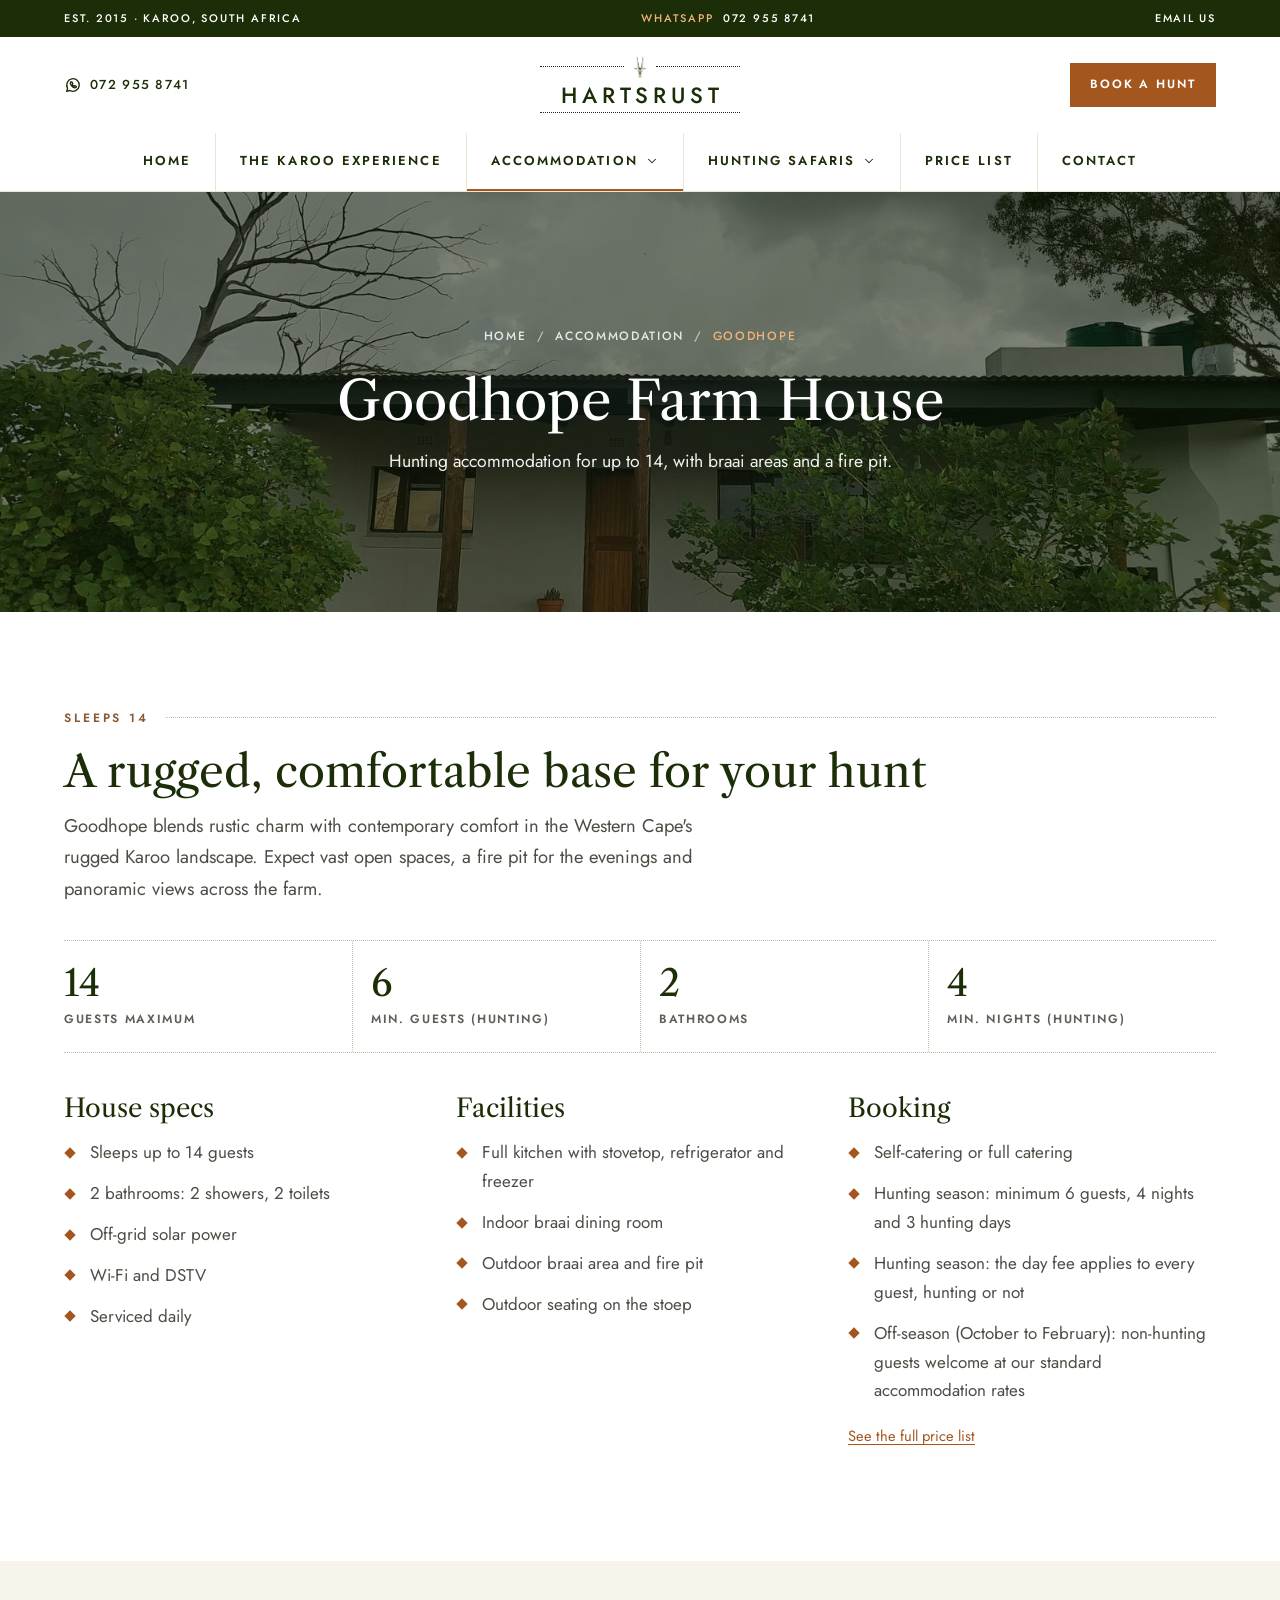
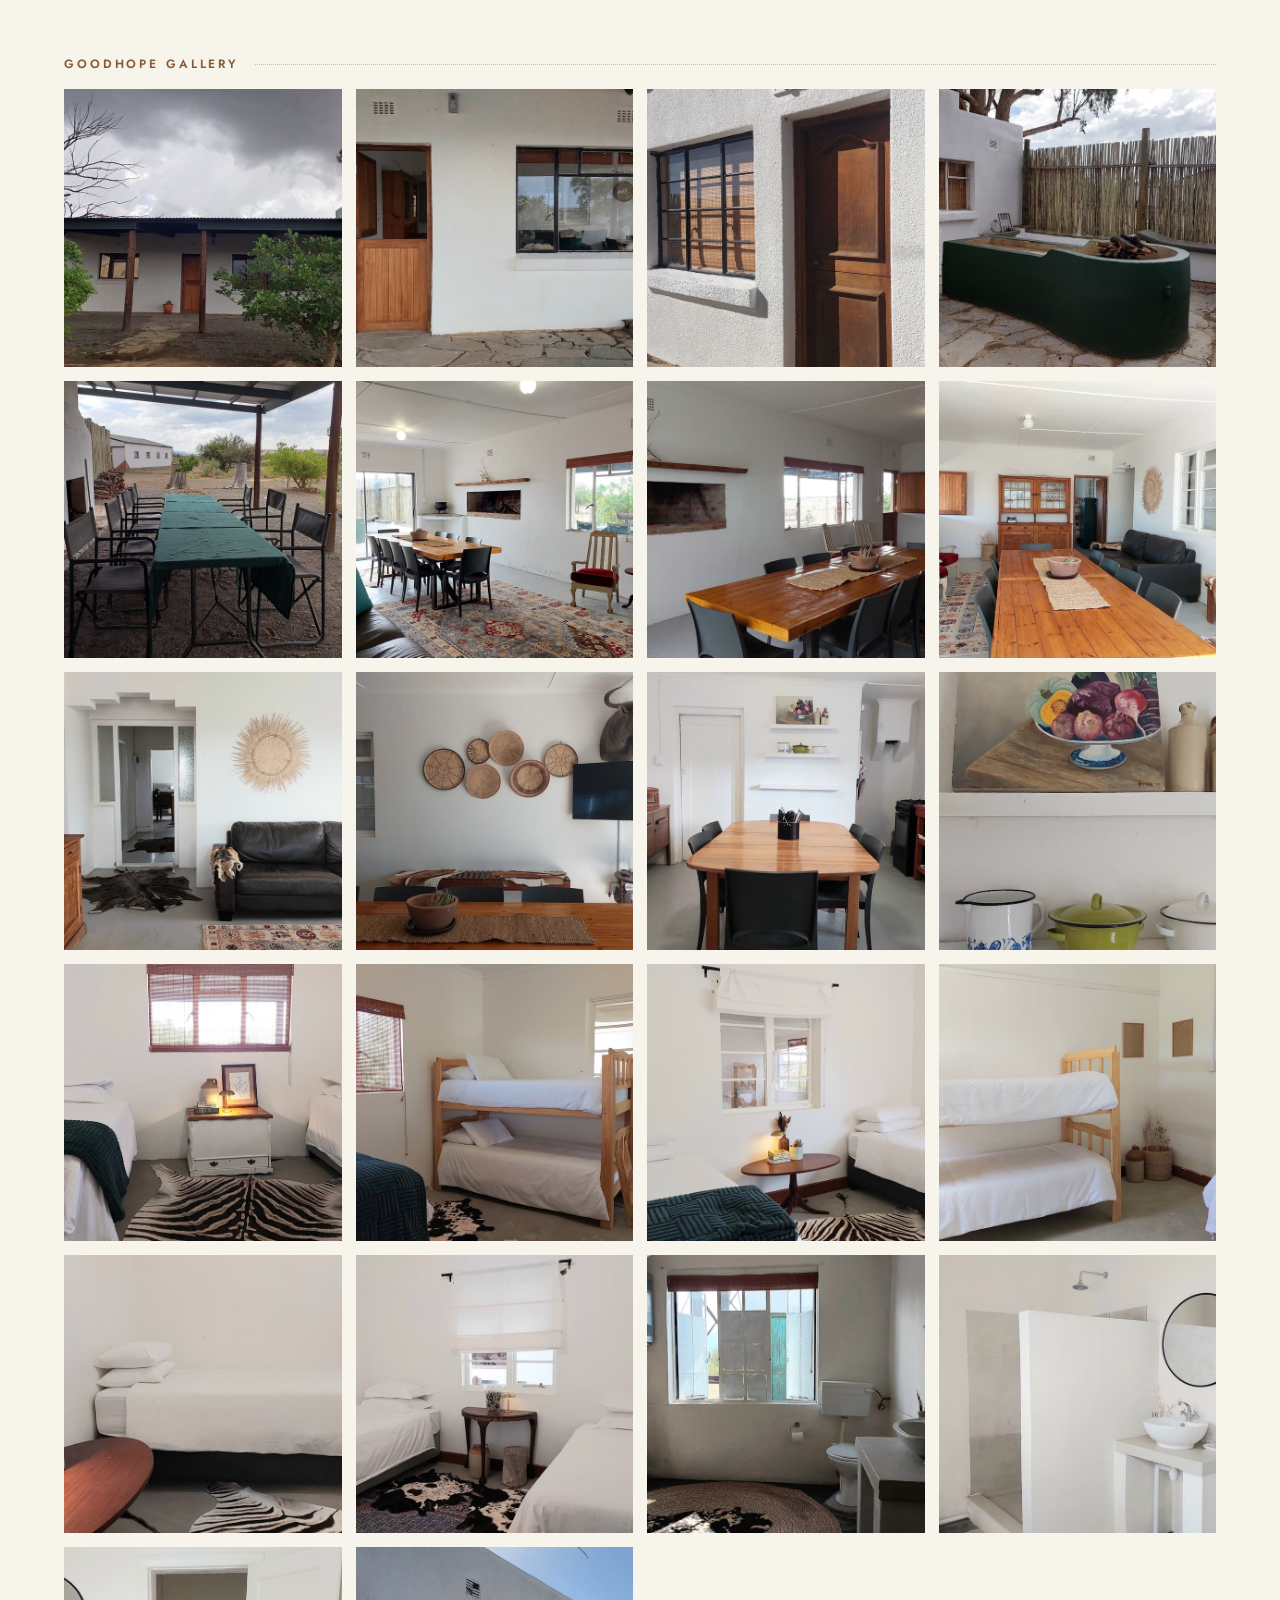
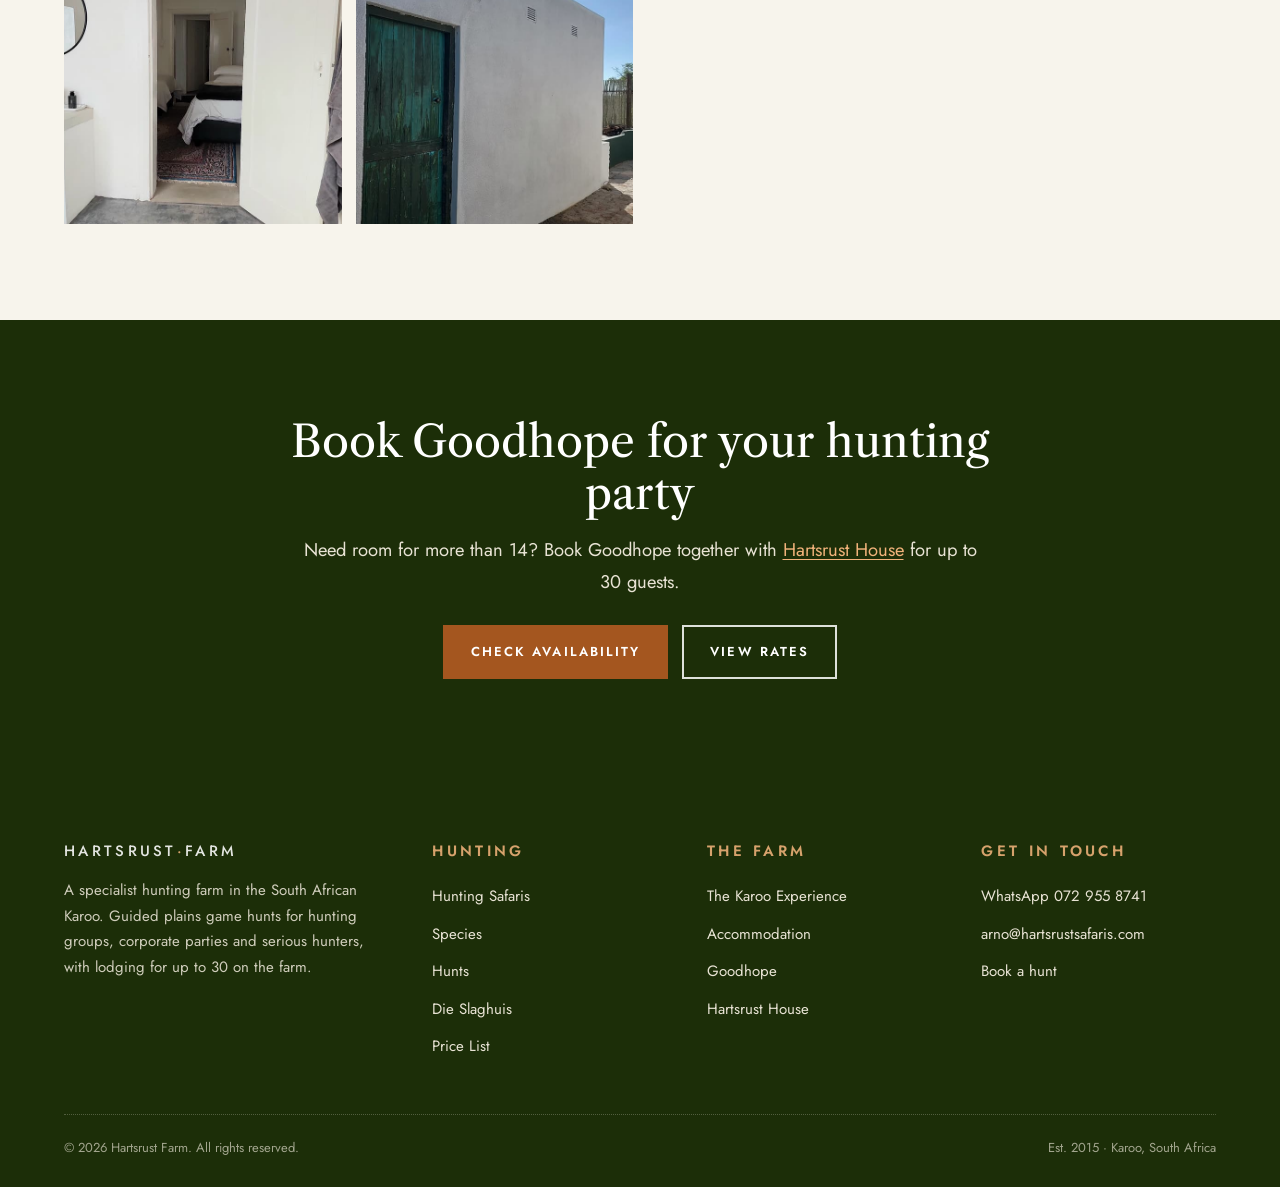
<file: goodhope.html>
<!DOCTYPE html>
<html lang="en-ZA">
<head>
<meta charset="UTF-8">
<meta name="viewport" content="width=device-width, initial-scale=1.0">
<title>Goodhope Farm House | Sleeps 14 Hunters | Hartsrust Farm</title>
<meta name="description" content="Goodhope Farm House sleeps up to 14 at Hartsrust in the Karoo: 2 bathrooms, off-grid solar, Wi-Fi and DSTV, serviced daily, with braai areas and a fire pit.">
<link rel="canonical" href="https://hartsrustfarm.com/goodhope">
<meta name="theme-color" content="#1c2e08">
<meta property="og:type" content="website">
<meta property="og:site_name" content="Hartsrust Farm">
<meta property="og:title" content="Goodhope Farm House | Sleeps 14 Hunters | Hartsrust Farm">
<meta property="og:description" content="Goodhope Farm House sleeps up to 14 at Hartsrust in the Karoo: 2 bathrooms, off-grid solar, Wi-Fi and DSTV, serviced daily, with braai areas and a fire pit.">
<meta property="og:url" content="https://hartsrustfarm.com/goodhope">
<meta property="og:image" content="https://hartsrustfarm.com/images/goodhope/front.jpg">
<meta property="og:image:alt" content="Goodhope Farm House and its veranda under a stormy Karoo sky">
<meta property="og:locale" content="en_ZA">
<meta name="twitter:card" content="summary_large_image">
<meta name="twitter:title" content="Goodhope Farm House | Sleeps 14 Hunters | Hartsrust Farm">
<meta name="twitter:description" content="Goodhope Farm House sleeps up to 14 at Hartsrust in the Karoo: 2 bathrooms, off-grid solar, Wi-Fi and DSTV, serviced daily, with braai areas and a fire pit.">
<meta name="twitter:image" content="https://hartsrustfarm.com/images/goodhope/front.jpg">
<link rel="icon" type="image/png" href="images/logo/buck-mark-green.png">
<link rel="apple-touch-icon" href="images/logo/buck-mark-green.png">
<link rel="preconnect" href="https://fonts.googleapis.com">
<link rel="preconnect" href="https://fonts.gstatic.com" crossorigin>
<link rel="stylesheet" href="https://fonts.googleapis.com/css2?family=Jost:wght@400;500;600&amp;family=Libre+Caslon+Text:ital,wght@0,400;0,700;1,400&amp;display=swap">
<link rel="stylesheet" href="css/styles.css?v=20261010b">
<script type="application/ld+json">
{
  "@context": "https://schema.org",
  "@graph": [
    {
      "@type": "BreadcrumbList",
      "itemListElement": [
        {
          "@type": "ListItem",
          "position": 1,
          "name": "Home",
          "item": "https://hartsrustfarm.com/"
        },
        {
          "@type": "ListItem",
          "position": 2,
          "name": "Accommodation",
          "item": "https://hartsrustfarm.com/accommodation"
        },
        {
          "@type": "ListItem",
          "position": 3,
          "name": "Goodhope",
          "item": "https://hartsrustfarm.com/goodhope"
        }
      ]
    },
    {
      "@type": "House",
      "@id": "https://hartsrustfarm.com/goodhope#house",
      "name": "Goodhope Farm House",
      "description": "Farm house for hunting parties at Hartsrust Farm in the Karoo, self-catering or fully catered, sleeping up to 14 guests.",
      "url": "https://hartsrustfarm.com/goodhope",
      "image": "https://hartsrustfarm.com/images/goodhope/front.jpg",
      "occupancy": {
        "@type": "QuantitativeValue",
        "minValue": 6,
        "maxValue": 14
      },
      "numberOfBathroomsTotal": 2,
      "containedInPlace": {
        "@id": "https://hartsrustfarm.com/#hartsrust"
      },
      "amenityFeature": [
        {
          "@type": "LocationFeatureSpecification",
          "name": "Full kitchen",
          "value": true
        },
        {
          "@type": "LocationFeatureSpecification",
          "name": "Indoor braai dining room",
          "value": true
        },
        {
          "@type": "LocationFeatureSpecification",
          "name": "Outdoor braai area",
          "value": true
        },
        {
          "@type": "LocationFeatureSpecification",
          "name": "Fire pit",
          "value": true
        },
        {
          "@type": "LocationFeatureSpecification",
          "name": "DSTV",
          "value": true
        },
        {
          "@type": "LocationFeatureSpecification",
          "name": "Wi-Fi",
          "value": true
        },
        {
          "@type": "LocationFeatureSpecification",
          "name": "Off-grid solar power",
          "value": true
        },
        {
          "@type": "LocationFeatureSpecification",
          "name": "Serviced daily",
          "value": true
        }
      ]
    }
  ]
}
</script>
</head>
<body>
<a class="skip-link" href="#main">Skip to main content</a>

<div class="topbar">
  <div class="topbar-inner">
    <span class="topbar-loc">Est. 2015 · Karoo, South Africa</span>
    <a class="topbar-call" href="https://wa.me/27729558741?text=Hi%2C%20I%27d%20like%20to%20enquire%20about%20a%20hunt%20at%20Hartsrust." target="_blank" rel="noopener"><span class="hl">WhatsApp</span>&nbsp; 072 955 8741</a>
    <a class="topbar-mail" href="mailto:arno@hartsrustsafaris.com">Email us</a>
  </div>
</div>

<header class="site-header">
  <div class="brand-row">
    <button class="nav-toggle" type="button" aria-expanded="false" aria-controls="main-nav" aria-label="Open menu">
      <span class="icon-open"><svg width="24" height="24" viewBox="0 0 24 24" fill="none" stroke="currentColor" stroke-width="1.8" stroke-linecap="round" stroke-linejoin="round" aria-hidden="true" focusable="false"><path d="M4 7h16M4 12h16M4 17h16"/></svg></span><span class="icon-close"><svg width="24" height="24" viewBox="0 0 24 24" fill="none" stroke="currentColor" stroke-width="1.8" stroke-linecap="round" stroke-linejoin="round" aria-hidden="true" focusable="false"><path d="M6 6l12 12M18 6L6 18"/></svg></span>
    </button>
    <a class="header-phone" href="https://wa.me/27729558741?text=Hi%2C%20I%27d%20like%20to%20enquire%20about%20a%20hunt%20at%20Hartsrust." target="_blank" rel="noopener"><svg width="18" height="18" viewBox="0 0 24 24" fill="none" stroke="currentColor" stroke-width="1.8" stroke-linecap="round" stroke-linejoin="round" aria-hidden="true" focusable="false"><path d="M3.6 20.4l1.2-4.1a8.4 8.4 0 1 1 3.1 3z"/><path d="M9.2 8.6c.2-.5.6-.6 1-.6h.5l1 2.2-.8 1a5.6 5.6 0 0 0 2.4 2.4l1-.8 2.2 1v.5c0 .4-.1.8-.6 1-1 .5-2.4.4-3.9-.5a8.6 8.6 0 0 1-2.8-2.8c-.9-1.5-1-2.9-.5-3.9z"/></svg> <span class="visually-hidden">WhatsApp </span>072 955 8741</a>
    <a class="brand" href="./">
      <span class="brand-rule"><img src="images/logo/buck-mark-green.png" alt="" width="400" height="702"></span>
      <span class="brand-name">Hartsrust</span>
      <span class="brand-rule-bottom"></span>
    </a>
    <a class="header-book" href="contact"><svg width="22" height="22" viewBox="0 0 24 24" fill="none" stroke="currentColor" stroke-width="1.8" stroke-linecap="round" stroke-linejoin="round" aria-hidden="true" focusable="false"><rect x="3" y="5" width="18" height="16" rx="1"/><path d="M3 10h18M8 3v4M16 3v4"/></svg><span class="label">Book a hunt</span></a>
  </div>
  <nav class="main-nav" id="main-nav" aria-label="Main">
    <ul class="nav-list">
      <li><a href="./">Home</a></li>
      <li><a href="the-karoo-experience">The Karoo Experience</a></li>
      <li class="has-submenu is-current">
        <button class="submenu-toggle" type="button" aria-expanded="false" aria-controls="submenu-accommodation">Accommodation <span class="chevron"><svg width="14" height="14" viewBox="0 0 24 24" fill="none" stroke="currentColor" stroke-width="1.8" stroke-linecap="round" stroke-linejoin="round" aria-hidden="true" focusable="false"><path d="M6 9l6 6 6-6"/></svg></span></button>
        <ul class="submenu" id="submenu-accommodation">
          <li><a href="accommodation">Overview</a></li>
          <li><a href="goodhope" aria-current="page">Goodhope</a></li>
          <li><a href="hartsrust-house">Hartsrust House</a></li>
        </ul>
      </li>
      <li class="has-submenu">
        <button class="submenu-toggle" type="button" aria-expanded="false" aria-controls="submenu-hunting">Hunting Safaris <span class="chevron"><svg width="14" height="14" viewBox="0 0 24 24" fill="none" stroke="currentColor" stroke-width="1.8" stroke-linecap="round" stroke-linejoin="round" aria-hidden="true" focusable="false"><path d="M6 9l6 6 6-6"/></svg></span></button>
        <ul class="submenu" id="submenu-hunting">
          <li><a href="hunting-safaris">Overview</a></li>
          <li><a href="species">Species</a></li>
          <li><a href="hunts">Hunts</a></li>
          <li><a href="die-slaghuis">Die Slaghuis</a></li>
        </ul>
      </li>
      <li><a href="price-list">Price List</a></li>
      <li><a href="contact">Contact</a></li>
    </ul>
    <div class="nav-cta"><a class="btn btn-primary" href="contact">Book a hunt</a></div>
  </nav>
</header>

<main id="main">

  <section class="page-hero">
    <img src="images/goodhope/front.jpg" alt="Goodhope farm house and its veranda under a stormy Karoo sky" width="1600" height="901" fetchpriority="high">
    <div class="container">
      <nav class="breadcrumb" aria-label="Breadcrumb"><ol><li><a href="./">Home</a></li><li><a href="accommodation">Accommodation</a></li><li><span aria-current="page">Goodhope</span></li></ol></nav>
      <h1>Goodhope Farm House</h1>
      <p class="hero-sub">Hunting accommodation for up to 14, with braai areas and a fire pit.</p>
    </div>
  </section>

  <section class="section" aria-labelledby="intro-title">
    <div class="container">
      <div class="section-head">
        <p class="eyebrow">Sleeps 14</p>
        <h2 id="intro-title">A rugged, comfortable base for your hunt</h2>
        <p class="lead">Goodhope blends rustic charm with contemporary comfort in the Western Cape's rugged Karoo landscape. Expect vast open spaces, a fire pit for the evenings and panoramic views across the farm.</p>
      </div>
      <div class="stat-row">
        <div class="stat"><span class="num">14</span><span class="label">Guests maximum</span></div>
        <div class="stat"><span class="num">6</span><span class="label">Min. guests (hunting)</span></div>
        <div class="stat"><span class="num">2</span><span class="label">Bathrooms</span></div>
        <div class="stat"><span class="num">4</span><span class="label">Min. nights (hunting)</span></div>
      </div>
      <div class="card-grid cols-3">
        <div>
          <h3>House specs</h3>
          <ul class="check-list">
            <li>Sleeps up to 14 guests</li>
            <li>2 bathrooms: 2 showers, 2 toilets</li>
            <li>Off-grid solar power</li>
            <li>Wi-Fi and DSTV</li>
            <li>Serviced daily</li>
          </ul>
        </div>
        <div>
          <h3>Facilities</h3>
          <ul class="check-list">
            <li>Full kitchen with stovetop, refrigerator and freezer</li>
            <li>Indoor braai dining room</li>
            <li>Outdoor braai area and fire pit</li>
            <li>Outdoor seating on the stoep</li>
          </ul>
        </div>
        <div>
          <h3>Booking</h3>
          <ul class="check-list">
            <li>Self-catering or full catering</li>
            <li>Hunting season: minimum 6 guests, 4 nights and 3 hunting days</li>
            <li>Hunting season: the day fee applies to every guest, hunting or not</li>
            <li>Off-season (October to February): non-hunting guests welcome at our standard accommodation rates</li>
          </ul>
          <p class="small"><a href="price-list">See the full price list</a></p>
        </div>
      </div>
    </div>
  </section>

  <section class="section section-cream" aria-labelledby="gallery-title">
    <div class="container">
      <h2 class="eyebrow" id="gallery-title">Goodhope gallery</h2>
      <div class="gallery">
        <a href="images/goodhope/front.jpg"><img src="images/goodhope/front-sm.jpg" alt="Goodhope farm house and its veranda under a stormy Karoo sky" width="1066" height="600" loading="lazy"></a>
        <a href="images/goodhope/stoep.jpg"><img src="images/goodhope/stoep-sm.jpg" alt="Front door and window on the Goodhope stoep" width="1066" height="600" loading="lazy"></a>
        <a href="images/goodhope/front-door.jpg"><img src="images/goodhope/front-door-sm.jpg" alt="Goodhope doorway with a pair of horns mounted above it" width="600" height="1066" loading="lazy"></a>
        <a href="images/goodhope/fire-pit.jpg"><img src="images/goodhope/fire-pit-sm.jpg" alt="Fire pit courtyard with a built-in braai and reed fence at Goodhope" width="1066" height="600" loading="lazy"></a>
        <a href="images/goodhope/outdoor-dining.jpg"><img src="images/goodhope/outdoor-dining-sm.jpg" alt="Covered outdoor dining table at Goodhope, looking out over the veld" width="600" height="1066" loading="lazy"></a>
        <a href="images/goodhope/living-dining.jpg"><img src="images/goodhope/living-dining-sm.jpg" alt="Open-plan living and dining room at Goodhope" width="1066" height="600" loading="lazy"></a>
        <a href="images/goodhope/indoor-braai.jpg"><img src="images/goodhope/indoor-braai-sm.jpg" alt="Indoor braai and long dining table at Goodhope" width="1066" height="600" loading="lazy"></a>
        <a href="images/goodhope/dining-table.jpg"><img src="images/goodhope/dining-table-sm.jpg" alt="Long wooden dining table in the Goodhope braai room" width="1066" height="600" loading="lazy"></a>
        <a href="images/goodhope/lounge.jpg"><img src="images/goodhope/lounge-sm.jpg" alt="Goodhope lounge with a leather couch and pine dresser" width="1066" height="600" loading="lazy"></a>
        <a href="images/goodhope/trophy-wall.jpg"><img src="images/goodhope/trophy-wall-sm.jpg" alt="Woven baskets, a wildebeest mount and TV above the Goodhope dining table" width="1066" height="600" loading="lazy"></a>
        <a href="images/goodhope/kitchen.jpg"><img src="images/goodhope/kitchen-sm.jpg" alt="Goodhope kitchen with a breakfast table" width="1021" height="600" loading="lazy"></a>
        <a href="images/goodhope/kitchen-shelf.jpg"><img src="images/goodhope/kitchen-shelf-sm.jpg" alt="Still-life painting and enamel pots on the Goodhope kitchen shelves" width="600" height="979" loading="lazy"></a>
        <a href="images/goodhope/bedroom-1.jpg"><img src="images/goodhope/bedroom-1-sm.jpg" alt="Twin beds and a zebra-skin rug in a Goodhope bedroom" width="1065" height="600" loading="lazy"></a>
        <a href="images/goodhope/bedroom-1-bunks.jpg"><img src="images/goodhope/bedroom-1-bunks-sm.jpg" alt="Bunk bed and single bed in the same Goodhope bedroom" width="1066" height="600" loading="lazy"></a>
        <a href="images/goodhope/bedroom-2.jpg"><img src="images/goodhope/bedroom-2-sm.jpg" alt="Two single beds in a bright Goodhope bedroom" width="1065" height="600" loading="lazy"></a>
        <a href="images/goodhope/bedroom-2-bunks.jpg"><img src="images/goodhope/bedroom-2-bunks-sm.jpg" alt="Bunk beds in the second Goodhope bedroom" width="1066" height="600" loading="lazy"></a>
        <a href="images/goodhope/bedroom-3.jpg"><img src="images/goodhope/bedroom-3-sm.jpg" alt="Double bed and side table in a Goodhope bedroom" width="1066" height="600" loading="lazy"></a>
        <a href="images/goodhope/bedroom-4.jpg"><img src="images/goodhope/bedroom-4-sm.jpg" alt="Twin beds on a patterned rug in a Goodhope bedroom" width="1066" height="600" loading="lazy"></a>
        <a href="images/goodhope/bathroom-1.jpg"><img src="images/goodhope/bathroom-1-sm.jpg" alt="Goodhope bathroom with basin, toilet and a round jute rug" width="1066" height="600" loading="lazy"></a>
        <a href="images/goodhope/bathroom-2.jpg"><img src="images/goodhope/bathroom-2-sm.jpg" alt="Walk-in shower and basin in the second Goodhope bathroom" width="940" height="600" loading="lazy"></a>
        <a href="images/goodhope/bathroom-2-ensuite.jpg"><img src="images/goodhope/bathroom-2-ensuite-sm.jpg" alt="En-suite basin with the door through to the bedroom" width="1039" height="600" loading="lazy"></a>
        <a href="images/goodhope/flat.jpg"><img src="images/goodhope/flat-sm.jpg" alt="The separate flat at Goodhope, with its green door" width="600" height="1066" loading="lazy"></a>
      </div>
    </div>
  </section>

  <section class="section section-forest cta-strip" aria-labelledby="cta-title">
    <div class="container container-narrow">
      <h2 id="cta-title">Book Goodhope for your hunting party</h2>
      <p class="lead">Need room for more than 14? Book Goodhope together with <a href="hartsrust-house">Hartsrust House</a> for up to 30 guests.</p>
      <div class="btn-row">
        <a class="btn btn-primary" href="contact">Check availability</a>
        <a class="btn btn-outline-light" href="price-list">View rates</a>
      </div>
    </div>
  </section>

</main>

<footer class="site-footer">
  <div class="container">
    <div class="footer-grid">
      <div>
        <p class="footer-brand">Hartsrust<span class="brand-dot" aria-hidden="true">·</span><span class="visually-hidden"> </span>Farm</p>
        <p>A specialist hunting farm in the South African Karoo. Guided plains game hunts for hunting groups, corporate parties and serious hunters, with lodging for up to 30 on the farm.</p>
      </div>
      <div>
        <p class="footer-title">Hunting</p>
        <ul class="footer-links">
          <li><a href="hunting-safaris">Hunting Safaris</a></li>
          <li><a href="species">Species</a></li>
          <li><a href="hunts">Hunts</a></li>
          <li><a href="die-slaghuis">Die Slaghuis</a></li>
          <li><a href="price-list">Price List</a></li>
        </ul>
      </div>
      <div>
        <p class="footer-title">The farm</p>
        <ul class="footer-links">
          <li><a href="the-karoo-experience">The Karoo Experience</a></li>
          <li><a href="accommodation">Accommodation</a></li>
          <li><a href="goodhope">Goodhope</a></li>
          <li><a href="hartsrust-house">Hartsrust House</a></li>
        </ul>
      </div>
      <div>
        <p class="footer-title">Get in touch</p>
        <ul class="footer-links">
          <li><a href="https://wa.me/27729558741?text=Hi%2C%20I%27d%20like%20to%20enquire%20about%20a%20hunt%20at%20Hartsrust." target="_blank" rel="noopener">WhatsApp 072 955 8741</a></li>
          <li><a href="mailto:arno@hartsrustsafaris.com">arno@hartsrustsafaris.com</a></li>
          <li><a href="contact">Book a hunt</a></li>
        </ul>
      </div>
    </div>
    <div class="footer-bottom">
      <p>&copy; <span id="year">2026</span> Hartsrust Farm. All rights reserved.</p>
      <p>Est. 2015 · Karoo, South Africa</p>
    </div>
  </div>
</footer>
<script src="js/main.js?v=20261010b"></script>
</body>
</html>
</file>
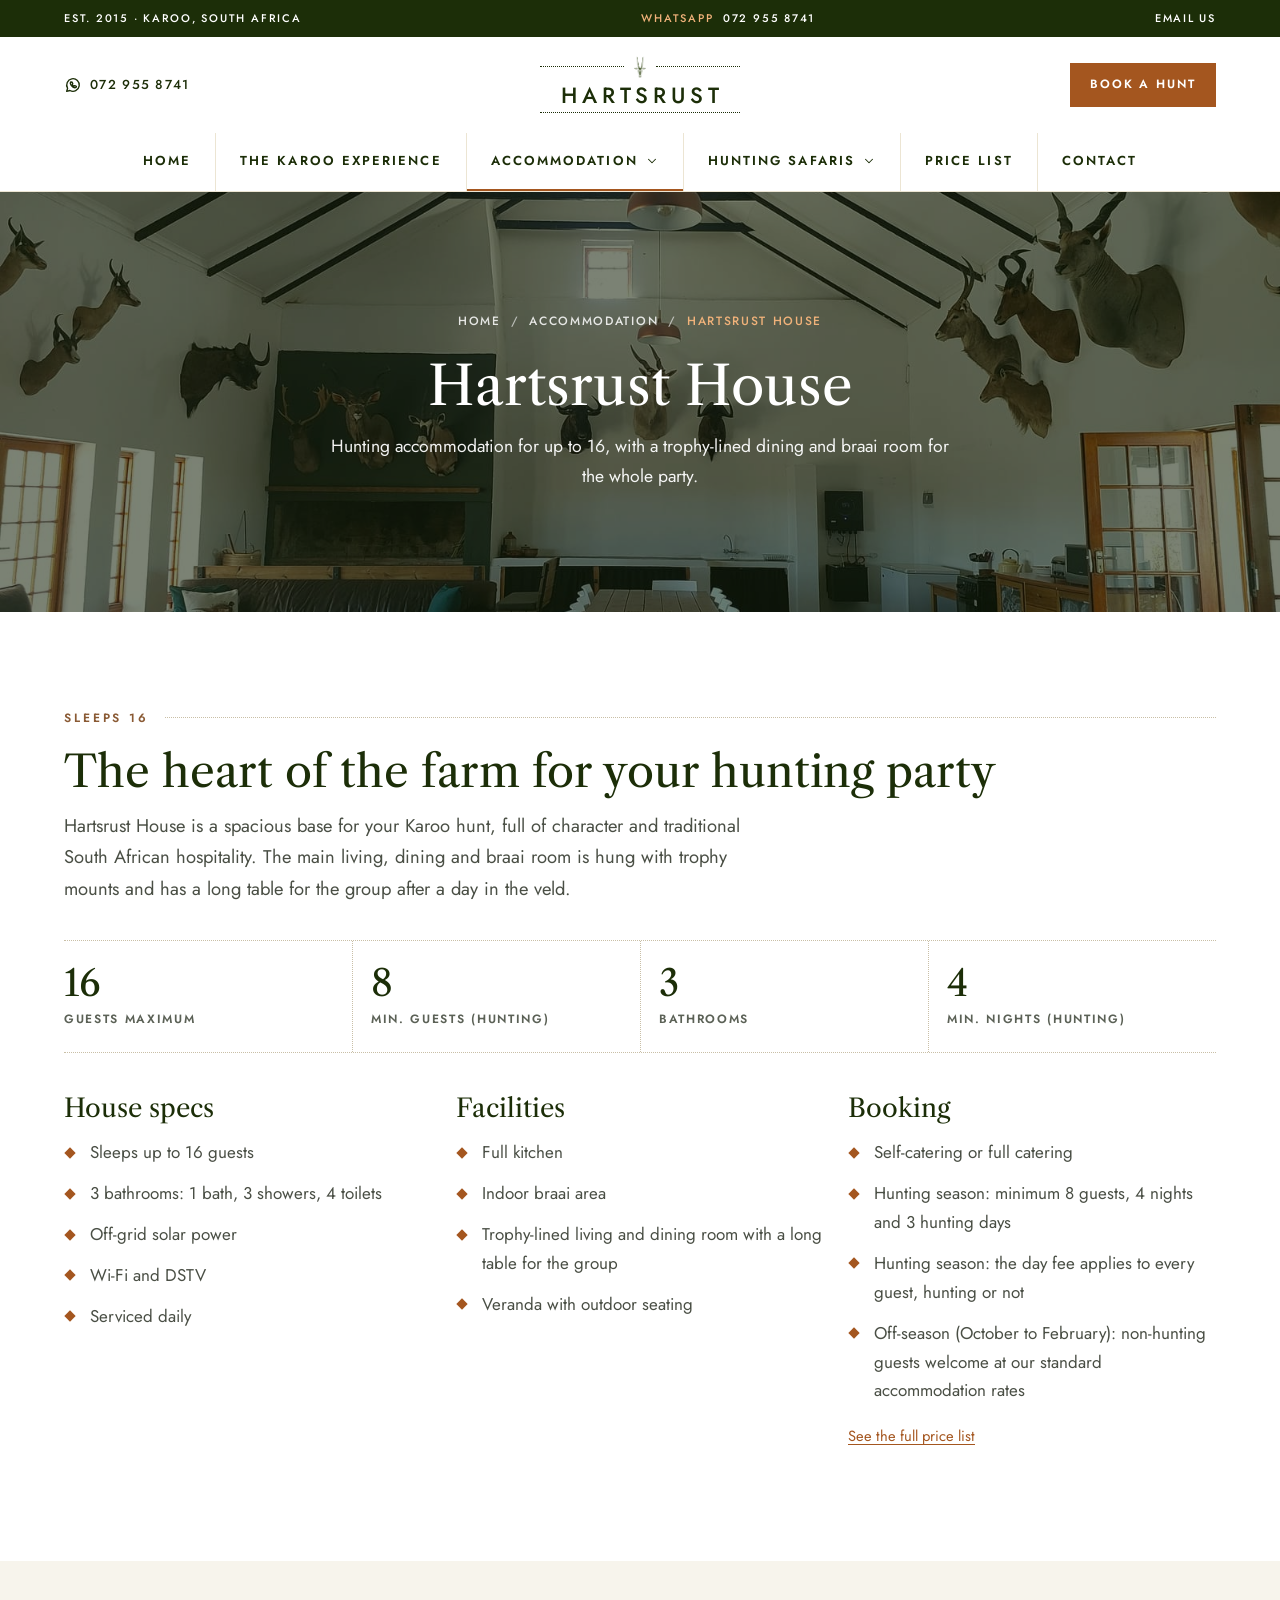
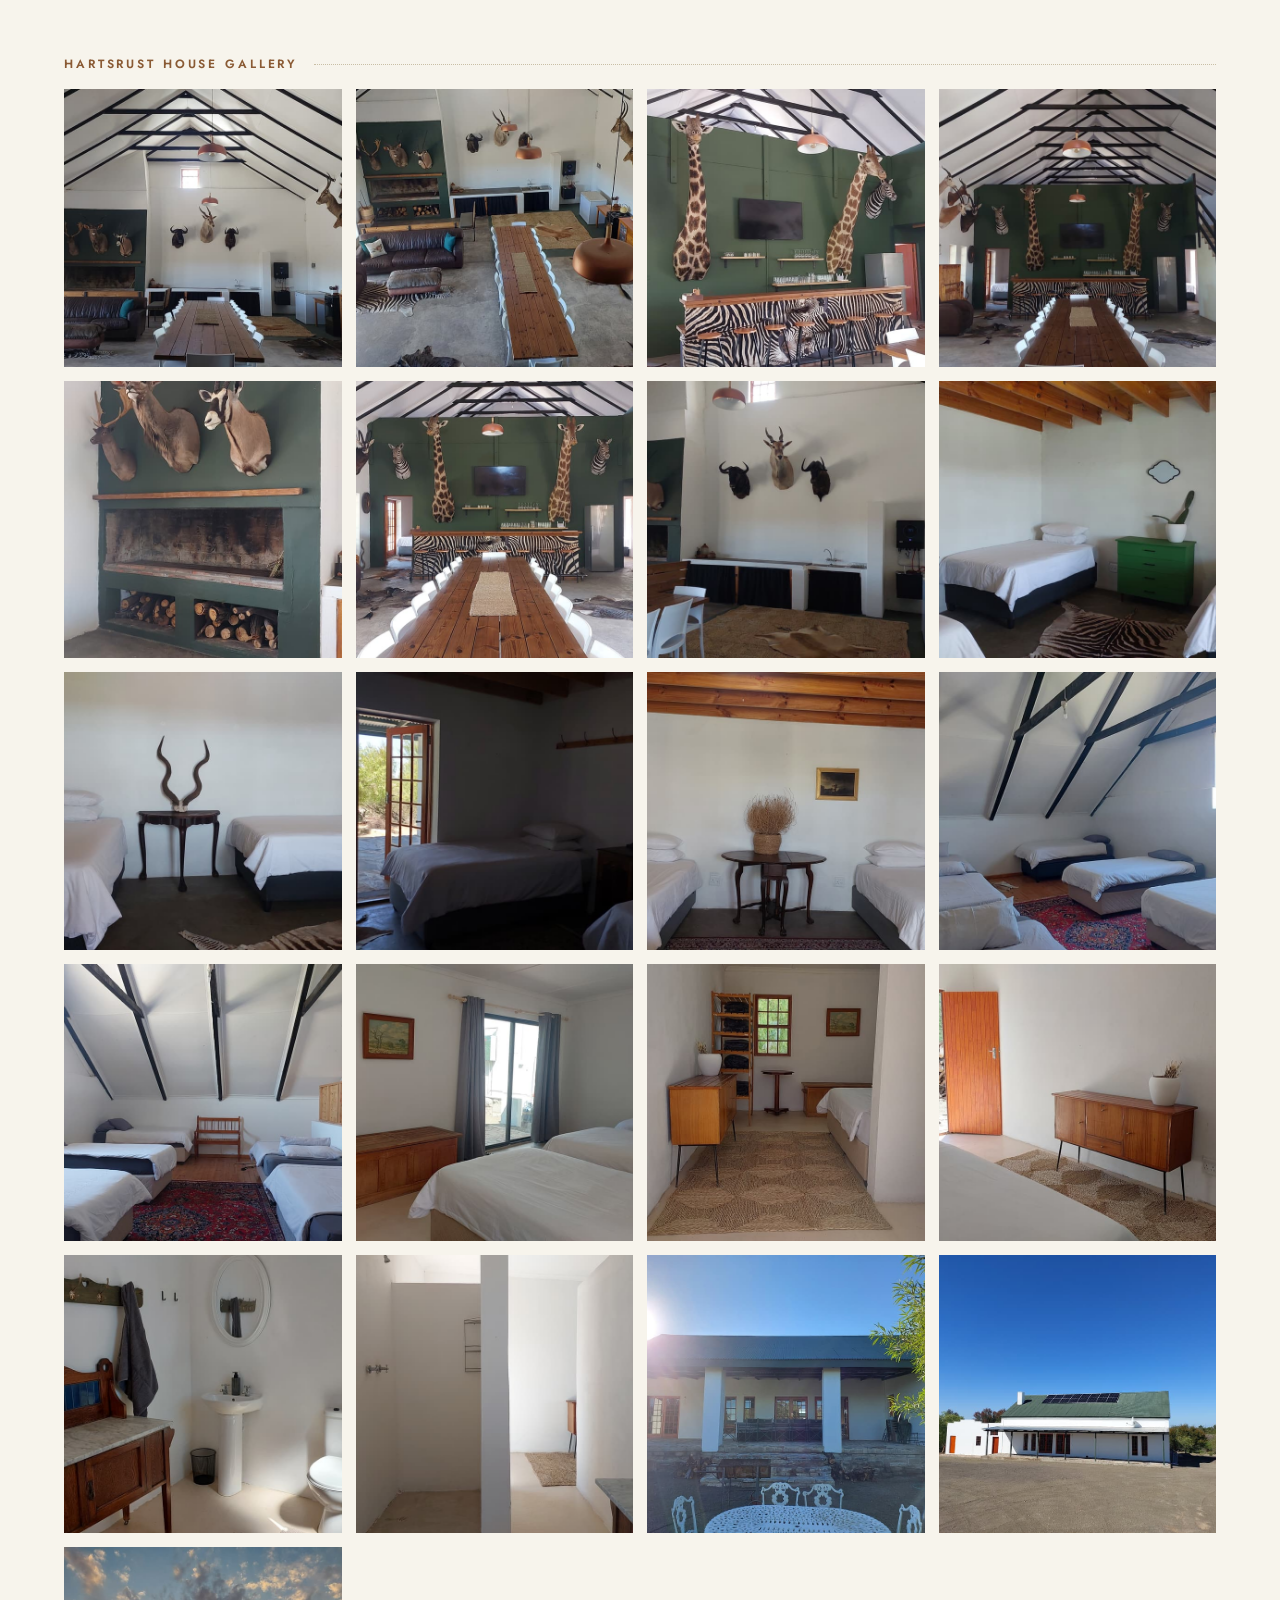
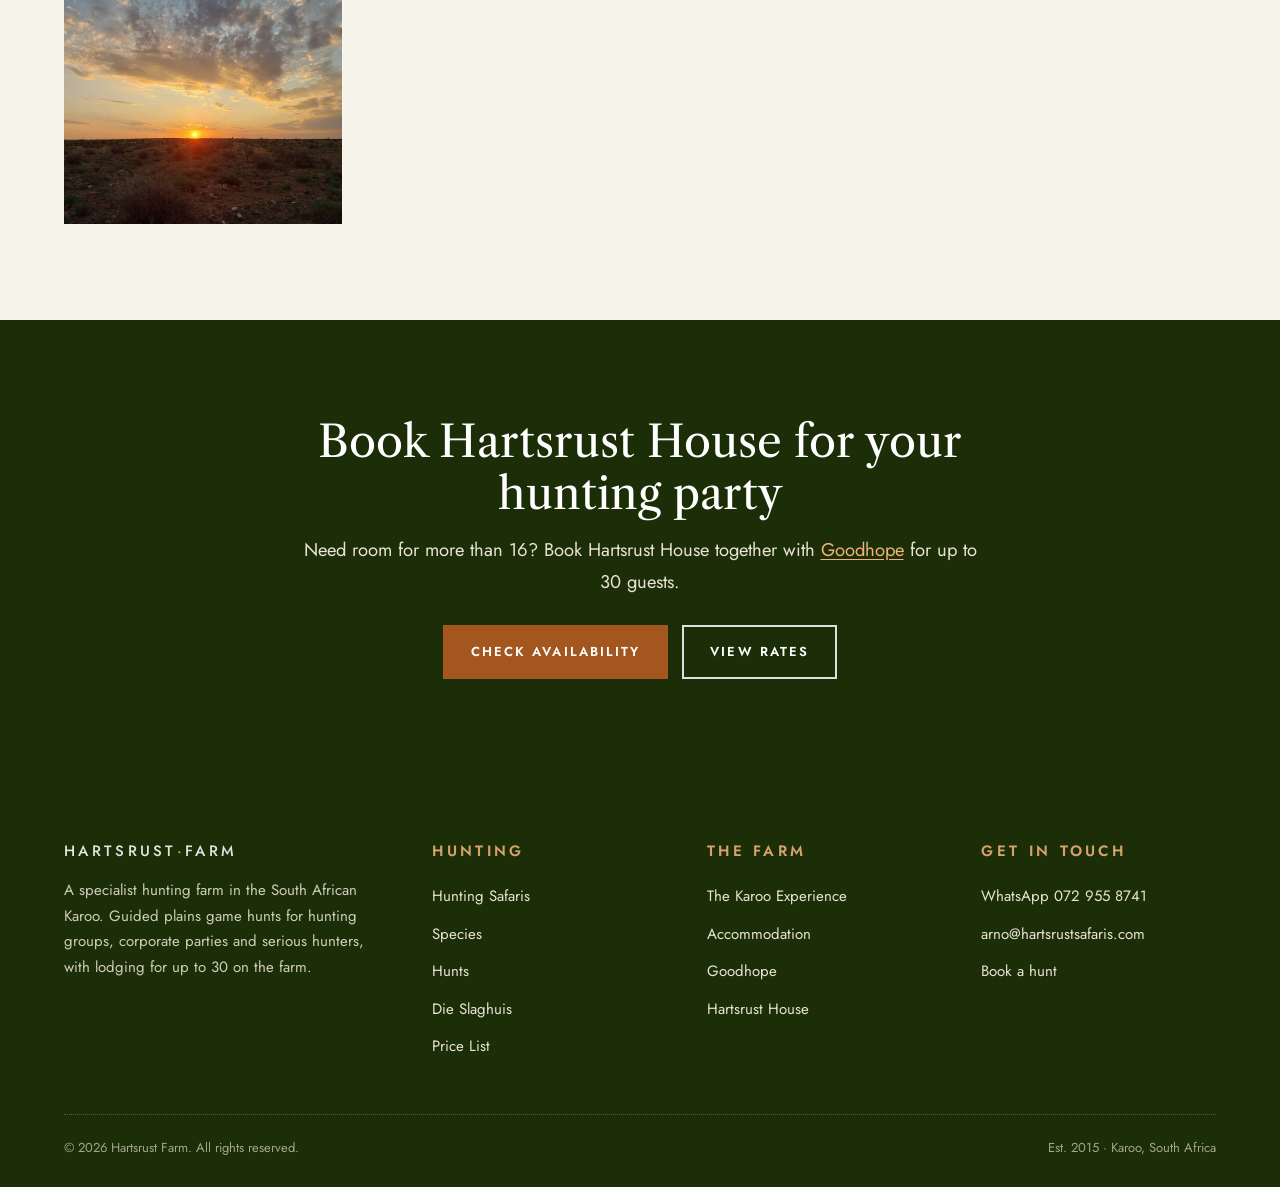
<file: hartsrust-house.html>
<!DOCTYPE html>
<html lang="en-ZA">
<head>
<meta charset="UTF-8">
<meta name="viewport" content="width=device-width, initial-scale=1.0">
<title>Hartsrust House | Hunting Accommodation for 16 | Karoo</title>
<meta name="description" content="Hartsrust House sleeps up to 16 at Hartsrust Farm in the Karoo: 3 bathrooms, off-grid solar, Wi-Fi and DSTV, serviced daily, and a trophy-lined braai room.">
<link rel="canonical" href="https://hartsrustfarm.com/hartsrust-house">
<meta name="theme-color" content="#1c2e08">
<meta property="og:type" content="website">
<meta property="og:site_name" content="Hartsrust Farm">
<meta property="og:title" content="Hartsrust House | Hunting Accommodation for 16 | Karoo">
<meta property="og:description" content="Hartsrust House sleeps up to 16 at Hartsrust Farm in the Karoo: 3 bathrooms, off-grid solar, Wi-Fi and DSTV, serviced daily, and a trophy-lined braai room.">
<meta property="og:url" content="https://hartsrustfarm.com/hartsrust-house">
<meta property="og:image" content="https://hartsrustfarm.com/images/hartsrust/trophy-hall.jpg">
<meta property="og:image:alt" content="Trophy-lined living, dining and braai room at Hartsrust House">
<meta property="og:locale" content="en_ZA">
<meta name="twitter:card" content="summary_large_image">
<meta name="twitter:title" content="Hartsrust House | Hunting Accommodation for 16 | Karoo">
<meta name="twitter:description" content="Hartsrust House sleeps up to 16 at Hartsrust Farm in the Karoo: 3 bathrooms, off-grid solar, Wi-Fi and DSTV, serviced daily, and a trophy-lined braai room.">
<meta name="twitter:image" content="https://hartsrustfarm.com/images/hartsrust/trophy-hall.jpg">
<link rel="icon" type="image/png" href="images/logo/buck-mark-green.png">
<link rel="apple-touch-icon" href="images/logo/buck-mark-green.png">
<link rel="preconnect" href="https://fonts.googleapis.com">
<link rel="preconnect" href="https://fonts.gstatic.com" crossorigin>
<link rel="stylesheet" href="https://fonts.googleapis.com/css2?family=Jost:wght@400;500;600&amp;family=Libre+Caslon+Text:ital,wght@0,400;0,700;1,400&amp;display=swap">
<link rel="stylesheet" href="css/styles.css?v=20261010b">
<script type="application/ld+json">
{
  "@context": "https://schema.org",
  "@graph": [
    {
      "@type": "BreadcrumbList",
      "itemListElement": [
        {
          "@type": "ListItem",
          "position": 1,
          "name": "Home",
          "item": "https://hartsrustfarm.com/"
        },
        {
          "@type": "ListItem",
          "position": 2,
          "name": "Accommodation",
          "item": "https://hartsrustfarm.com/accommodation"
        },
        {
          "@type": "ListItem",
          "position": 3,
          "name": "Hartsrust House",
          "item": "https://hartsrustfarm.com/hartsrust-house"
        }
      ]
    },
    {
      "@type": "House",
      "@id": "https://hartsrustfarm.com/hartsrust-house#house",
      "name": "Hartsrust House",
      "description": "Farm house for hunting parties at Hartsrust Farm in the Karoo, self-catering or fully catered, sleeping up to 16 guests.",
      "url": "https://hartsrustfarm.com/hartsrust-house",
      "image": "https://hartsrustfarm.com/images/hartsrust/trophy-hall.jpg",
      "occupancy": {
        "@type": "QuantitativeValue",
        "minValue": 8,
        "maxValue": 16
      },
      "numberOfBathroomsTotal": 3,
      "containedInPlace": {
        "@id": "https://hartsrustfarm.com/#hartsrust"
      },
      "amenityFeature": [
        {
          "@type": "LocationFeatureSpecification",
          "name": "Full kitchen",
          "value": true
        },
        {
          "@type": "LocationFeatureSpecification",
          "name": "Indoor braai and dining room",
          "value": true
        },
        {
          "@type": "LocationFeatureSpecification",
          "name": "Outdoor braai area",
          "value": true
        },
        {
          "@type": "LocationFeatureSpecification",
          "name": "DSTV",
          "value": true
        },
        {
          "@type": "LocationFeatureSpecification",
          "name": "Wi-Fi",
          "value": true
        },
        {
          "@type": "LocationFeatureSpecification",
          "name": "Off-grid solar power",
          "value": true
        },
        {
          "@type": "LocationFeatureSpecification",
          "name": "Serviced daily",
          "value": true
        }
      ]
    }
  ]
}
</script>
</head>
<body>
<a class="skip-link" href="#main">Skip to main content</a>

<div class="topbar">
  <div class="topbar-inner">
    <span class="topbar-loc">Est. 2015 · Karoo, South Africa</span>
    <a class="topbar-call" href="https://wa.me/27729558741?text=Hi%2C%20I%27d%20like%20to%20enquire%20about%20a%20hunt%20at%20Hartsrust." target="_blank" rel="noopener"><span class="hl">WhatsApp</span>&nbsp; 072 955 8741</a>
    <a class="topbar-mail" href="mailto:arno@hartsrustsafaris.com">Email us</a>
  </div>
</div>

<header class="site-header">
  <div class="brand-row">
    <button class="nav-toggle" type="button" aria-expanded="false" aria-controls="main-nav" aria-label="Open menu">
      <span class="icon-open"><svg width="24" height="24" viewBox="0 0 24 24" fill="none" stroke="currentColor" stroke-width="1.8" stroke-linecap="round" stroke-linejoin="round" aria-hidden="true" focusable="false"><path d="M4 7h16M4 12h16M4 17h16"/></svg></span><span class="icon-close"><svg width="24" height="24" viewBox="0 0 24 24" fill="none" stroke="currentColor" stroke-width="1.8" stroke-linecap="round" stroke-linejoin="round" aria-hidden="true" focusable="false"><path d="M6 6l12 12M18 6L6 18"/></svg></span>
    </button>
    <a class="header-phone" href="https://wa.me/27729558741?text=Hi%2C%20I%27d%20like%20to%20enquire%20about%20a%20hunt%20at%20Hartsrust." target="_blank" rel="noopener"><svg width="18" height="18" viewBox="0 0 24 24" fill="none" stroke="currentColor" stroke-width="1.8" stroke-linecap="round" stroke-linejoin="round" aria-hidden="true" focusable="false"><path d="M3.6 20.4l1.2-4.1a8.4 8.4 0 1 1 3.1 3z"/><path d="M9.2 8.6c.2-.5.6-.6 1-.6h.5l1 2.2-.8 1a5.6 5.6 0 0 0 2.4 2.4l1-.8 2.2 1v.5c0 .4-.1.8-.6 1-1 .5-2.4.4-3.9-.5a8.6 8.6 0 0 1-2.8-2.8c-.9-1.5-1-2.9-.5-3.9z"/></svg> <span class="visually-hidden">WhatsApp </span>072 955 8741</a>
    <a class="brand" href="./">
      <span class="brand-rule"><img src="images/logo/buck-mark-green.png" alt="" width="400" height="702"></span>
      <span class="brand-name">Hartsrust</span>
      <span class="brand-rule-bottom"></span>
    </a>
    <a class="header-book" href="contact"><svg width="22" height="22" viewBox="0 0 24 24" fill="none" stroke="currentColor" stroke-width="1.8" stroke-linecap="round" stroke-linejoin="round" aria-hidden="true" focusable="false"><rect x="3" y="5" width="18" height="16" rx="1"/><path d="M3 10h18M8 3v4M16 3v4"/></svg><span class="label">Book a hunt</span></a>
  </div>
  <nav class="main-nav" id="main-nav" aria-label="Main">
    <ul class="nav-list">
      <li><a href="./">Home</a></li>
      <li><a href="the-karoo-experience">The Karoo Experience</a></li>
      <li class="has-submenu is-current">
        <button class="submenu-toggle" type="button" aria-expanded="false" aria-controls="submenu-accommodation">Accommodation <span class="chevron"><svg width="14" height="14" viewBox="0 0 24 24" fill="none" stroke="currentColor" stroke-width="1.8" stroke-linecap="round" stroke-linejoin="round" aria-hidden="true" focusable="false"><path d="M6 9l6 6 6-6"/></svg></span></button>
        <ul class="submenu" id="submenu-accommodation">
          <li><a href="accommodation">Overview</a></li>
          <li><a href="goodhope">Goodhope</a></li>
          <li><a href="hartsrust-house" aria-current="page">Hartsrust House</a></li>
        </ul>
      </li>
      <li class="has-submenu">
        <button class="submenu-toggle" type="button" aria-expanded="false" aria-controls="submenu-hunting">Hunting Safaris <span class="chevron"><svg width="14" height="14" viewBox="0 0 24 24" fill="none" stroke="currentColor" stroke-width="1.8" stroke-linecap="round" stroke-linejoin="round" aria-hidden="true" focusable="false"><path d="M6 9l6 6 6-6"/></svg></span></button>
        <ul class="submenu" id="submenu-hunting">
          <li><a href="hunting-safaris">Overview</a></li>
          <li><a href="species">Species</a></li>
          <li><a href="hunts">Hunts</a></li>
          <li><a href="die-slaghuis">Die Slaghuis</a></li>
        </ul>
      </li>
      <li><a href="price-list">Price List</a></li>
      <li><a href="contact">Contact</a></li>
    </ul>
    <div class="nav-cta"><a class="btn btn-primary" href="contact">Book a hunt</a></div>
  </nav>
</header>

<main id="main">

  <section class="page-hero">
    <img src="images/hartsrust/trophy-hall.jpg" alt="Trophy-lined hall at Hartsrust House with leather couches and a long dining table" width="1600" height="901" fetchpriority="high">
    <div class="container">
      <nav class="breadcrumb" aria-label="Breadcrumb"><ol><li><a href="./">Home</a></li><li><a href="accommodation">Accommodation</a></li><li><span aria-current="page">Hartsrust House</span></li></ol></nav>
      <h1>Hartsrust House</h1>
      <p class="hero-sub">Hunting accommodation for up to 16, with a trophy-lined dining and braai room for the whole party.</p>
    </div>
  </section>

  <section class="section" aria-labelledby="intro-title">
    <div class="container">
      <div class="section-head">
        <p class="eyebrow">Sleeps 16</p>
        <h2 id="intro-title">The heart of the farm for your hunting party</h2>
        <p class="lead">Hartsrust House is a spacious base for your Karoo hunt, full of character and traditional South African hospitality. The main living, dining and braai room is hung with trophy mounts and has a long table for the group after a day in the veld.</p>
      </div>
      <div class="stat-row">
        <div class="stat"><span class="num">16</span><span class="label">Guests maximum</span></div>
        <div class="stat"><span class="num">8</span><span class="label">Min. guests (hunting)</span></div>
        <div class="stat"><span class="num">3</span><span class="label">Bathrooms</span></div>
        <div class="stat"><span class="num">4</span><span class="label">Min. nights (hunting)</span></div>
      </div>
      <div class="card-grid cols-3">
        <div>
          <h3>House specs</h3>
          <ul class="check-list">
            <li>Sleeps up to 16 guests</li>
            <li>3 bathrooms: 1 bath, 3 showers, 4 toilets</li>
            <li>Off-grid solar power</li>
            <li>Wi-Fi and DSTV</li>
            <li>Serviced daily</li>
          </ul>
        </div>
        <div>
          <h3>Facilities</h3>
          <ul class="check-list">
            <li>Full kitchen</li>
            <li>Indoor braai area</li>
            <li>Trophy-lined living and dining room with a long table for the group</li>
            <li>Veranda with outdoor seating</li>
          </ul>
        </div>
        <div>
          <h3>Booking</h3>
          <ul class="check-list">
            <li>Self-catering or full catering</li>
            <li>Hunting season: minimum 8 guests, 4 nights and 3 hunting days</li>
            <li>Hunting season: the day fee applies to every guest, hunting or not</li>
            <li>Off-season (October to February): non-hunting guests welcome at our standard accommodation rates</li>
          </ul>
          <p class="small"><a href="price-list">See the full price list</a></p>
        </div>
      </div>
    </div>
  </section>

  <section class="section section-cream" aria-labelledby="gallery-title">
    <div class="container">
      <h2 class="eyebrow" id="gallery-title">Hartsrust House gallery</h2>
      <div class="gallery">
        <a href="images/hartsrust/trophy-hall.jpg"><img src="images/hartsrust/trophy-hall-sm.jpg" alt="Trophy-lined hall at Hartsrust House with leather couches and a long dining table" width="1066" height="600" loading="lazy"></a>
        <a href="images/hartsrust/trophy-hall-above.jpg"><img src="images/hartsrust/trophy-hall-above-sm.jpg" alt="The trophy hall at Hartsrust House seen from the loft" width="1066" height="600" loading="lazy"></a>
        <a href="images/hartsrust/bar.jpg"><img src="images/hartsrust/bar-sm.jpg" alt="Bar with giraffe and zebra mounts in the Hartsrust House hall" width="1066" height="600" loading="lazy"></a>
        <a href="images/hartsrust/hall-staircase.jpg"><img src="images/hartsrust/hall-staircase-sm.jpg" alt="Long table running the length of the hall, with stairs up to the loft" width="1066" height="600" loading="lazy"></a>
        <a href="images/hartsrust/indoor-braai.jpg"><img src="images/hartsrust/indoor-braai-sm.jpg" alt="Indoor braai fireplace beneath kudu and gemsbok mounts" width="600" height="1066" loading="lazy"></a>
        <a href="images/hartsrust/dining-table.jpg"><img src="images/hartsrust/dining-table-sm.jpg" alt="Long wooden dining table set for the hunting party" width="600" height="1066" loading="lazy"></a>
        <a href="images/hartsrust/kitchen.jpg"><img src="images/hartsrust/kitchen-sm.jpg" alt="Kitchen counter and fireplace in the Hartsrust House hall" width="1066" height="600" loading="lazy"></a>
        <a href="images/hartsrust/bedroom-1.jpg"><img src="images/hartsrust/bedroom-1-sm.jpg" alt="Three single beds, a green chest of drawers and kudu horns under a beamed ceiling" width="1066" height="600" loading="lazy"></a>
        <a href="images/hartsrust/bedroom-1-kudu.jpg"><img src="images/hartsrust/bedroom-1-kudu-sm.jpg" alt="Kudu horns on a side table between two beds" width="1066" height="600" loading="lazy"></a>
        <a href="images/hartsrust/bedroom-2.jpg"><img src="images/hartsrust/bedroom-2-sm.jpg" alt="Bedroom with French doors opening onto the stoep" width="1066" height="600" loading="lazy"></a>
        <a href="images/hartsrust/bedroom-2-beds.jpg"><img src="images/hartsrust/bedroom-2-beds-sm.jpg" alt="Twin beds and a round side table under a beamed ceiling" width="1066" height="600" loading="lazy"></a>
        <a href="images/hartsrust/loft.jpg"><img src="images/hartsrust/loft-sm.jpg" alt="Loft dormitory with single beds under the roof trusses" width="1066" height="600" loading="lazy"></a>
        <a href="images/hartsrust/loft-2.jpg"><img src="images/hartsrust/loft-2-sm.jpg" alt="Loft beds above the trophy hall" width="1066" height="600" loading="lazy"></a>
        <a href="images/hartsrust/flatlet.jpg"><img src="images/hartsrust/flatlet-sm.jpg" alt="Twin beds and a blanket chest in the Hartsrust House flatlet" width="1066" height="600" loading="lazy"></a>
        <a href="images/hartsrust/flatlet-interior.jpg"><img src="images/hartsrust/flatlet-interior-sm.jpg" alt="Flatlet bedroom with a pine sideboard and blanket shelves" width="1066" height="600" loading="lazy"></a>
        <a href="images/hartsrust/flatlet-door.jpg"><img src="images/hartsrust/flatlet-door-sm.jpg" alt="Flatlet sideboard beside the door out to the veld" width="1066" height="600" loading="lazy"></a>
        <a href="images/hartsrust/flatlet-bathroom.jpg"><img src="images/hartsrust/flatlet-bathroom-sm.jpg" alt="Flatlet bathroom with an antique washstand, pedestal basin and toilet" width="1066" height="600" loading="lazy"></a>
        <a href="images/hartsrust/flatlet-shower.jpg"><img src="images/hartsrust/flatlet-shower-sm.jpg" alt="Walk-in shower in the flatlet bathroom" width="1066" height="600" loading="lazy"></a>
        <a href="images/hartsrust/exterior-1.jpg"><img src="images/hartsrust/exterior-1.jpg" alt="Hartsrust House veranda" width="900" height="675" loading="lazy"></a>
        <a href="images/hartsrust/exterior-2.jpg"><img src="images/hartsrust/exterior-2.jpg" alt="Hartsrust House grounds" width="900" height="675" loading="lazy"></a>
        <a href="images/hartsrust/exterior-3.jpg"><img src="images/hartsrust/exterior-3.jpg" alt="Sunset over the Karoo veld at Hartsrust" width="900" height="675" loading="lazy"></a>
      </div>
    </div>
  </section>

  <section class="section section-forest cta-strip" aria-labelledby="cta-title">
    <div class="container container-narrow">
      <h2 id="cta-title">Book Hartsrust House for your hunting party</h2>
      <p class="lead">Need room for more than 16? Book Hartsrust House together with <a href="goodhope">Goodhope</a> for up to 30 guests.</p>
      <div class="btn-row">
        <a class="btn btn-primary" href="contact">Check availability</a>
        <a class="btn btn-outline-light" href="price-list">View rates</a>
      </div>
    </div>
  </section>

</main>

<footer class="site-footer">
  <div class="container">
    <div class="footer-grid">
      <div>
        <p class="footer-brand">Hartsrust<span class="brand-dot" aria-hidden="true">·</span><span class="visually-hidden"> </span>Farm</p>
        <p>A specialist hunting farm in the South African Karoo. Guided plains game hunts for hunting groups, corporate parties and serious hunters, with lodging for up to 30 on the farm.</p>
      </div>
      <div>
        <p class="footer-title">Hunting</p>
        <ul class="footer-links">
          <li><a href="hunting-safaris">Hunting Safaris</a></li>
          <li><a href="species">Species</a></li>
          <li><a href="hunts">Hunts</a></li>
          <li><a href="die-slaghuis">Die Slaghuis</a></li>
          <li><a href="price-list">Price List</a></li>
        </ul>
      </div>
      <div>
        <p class="footer-title">The farm</p>
        <ul class="footer-links">
          <li><a href="the-karoo-experience">The Karoo Experience</a></li>
          <li><a href="accommodation">Accommodation</a></li>
          <li><a href="goodhope">Goodhope</a></li>
          <li><a href="hartsrust-house">Hartsrust House</a></li>
        </ul>
      </div>
      <div>
        <p class="footer-title">Get in touch</p>
        <ul class="footer-links">
          <li><a href="https://wa.me/27729558741?text=Hi%2C%20I%27d%20like%20to%20enquire%20about%20a%20hunt%20at%20Hartsrust." target="_blank" rel="noopener">WhatsApp 072 955 8741</a></li>
          <li><a href="mailto:arno@hartsrustsafaris.com">arno@hartsrustsafaris.com</a></li>
          <li><a href="contact">Book a hunt</a></li>
        </ul>
      </div>
    </div>
    <div class="footer-bottom">
      <p>&copy; <span id="year">2026</span> Hartsrust Farm. All rights reserved.</p>
      <p>Est. 2015 · Karoo, South Africa</p>
    </div>
  </div>
</footer>
<script src="js/main.js?v=20261010b"></script>
</body>
</html>
</file>
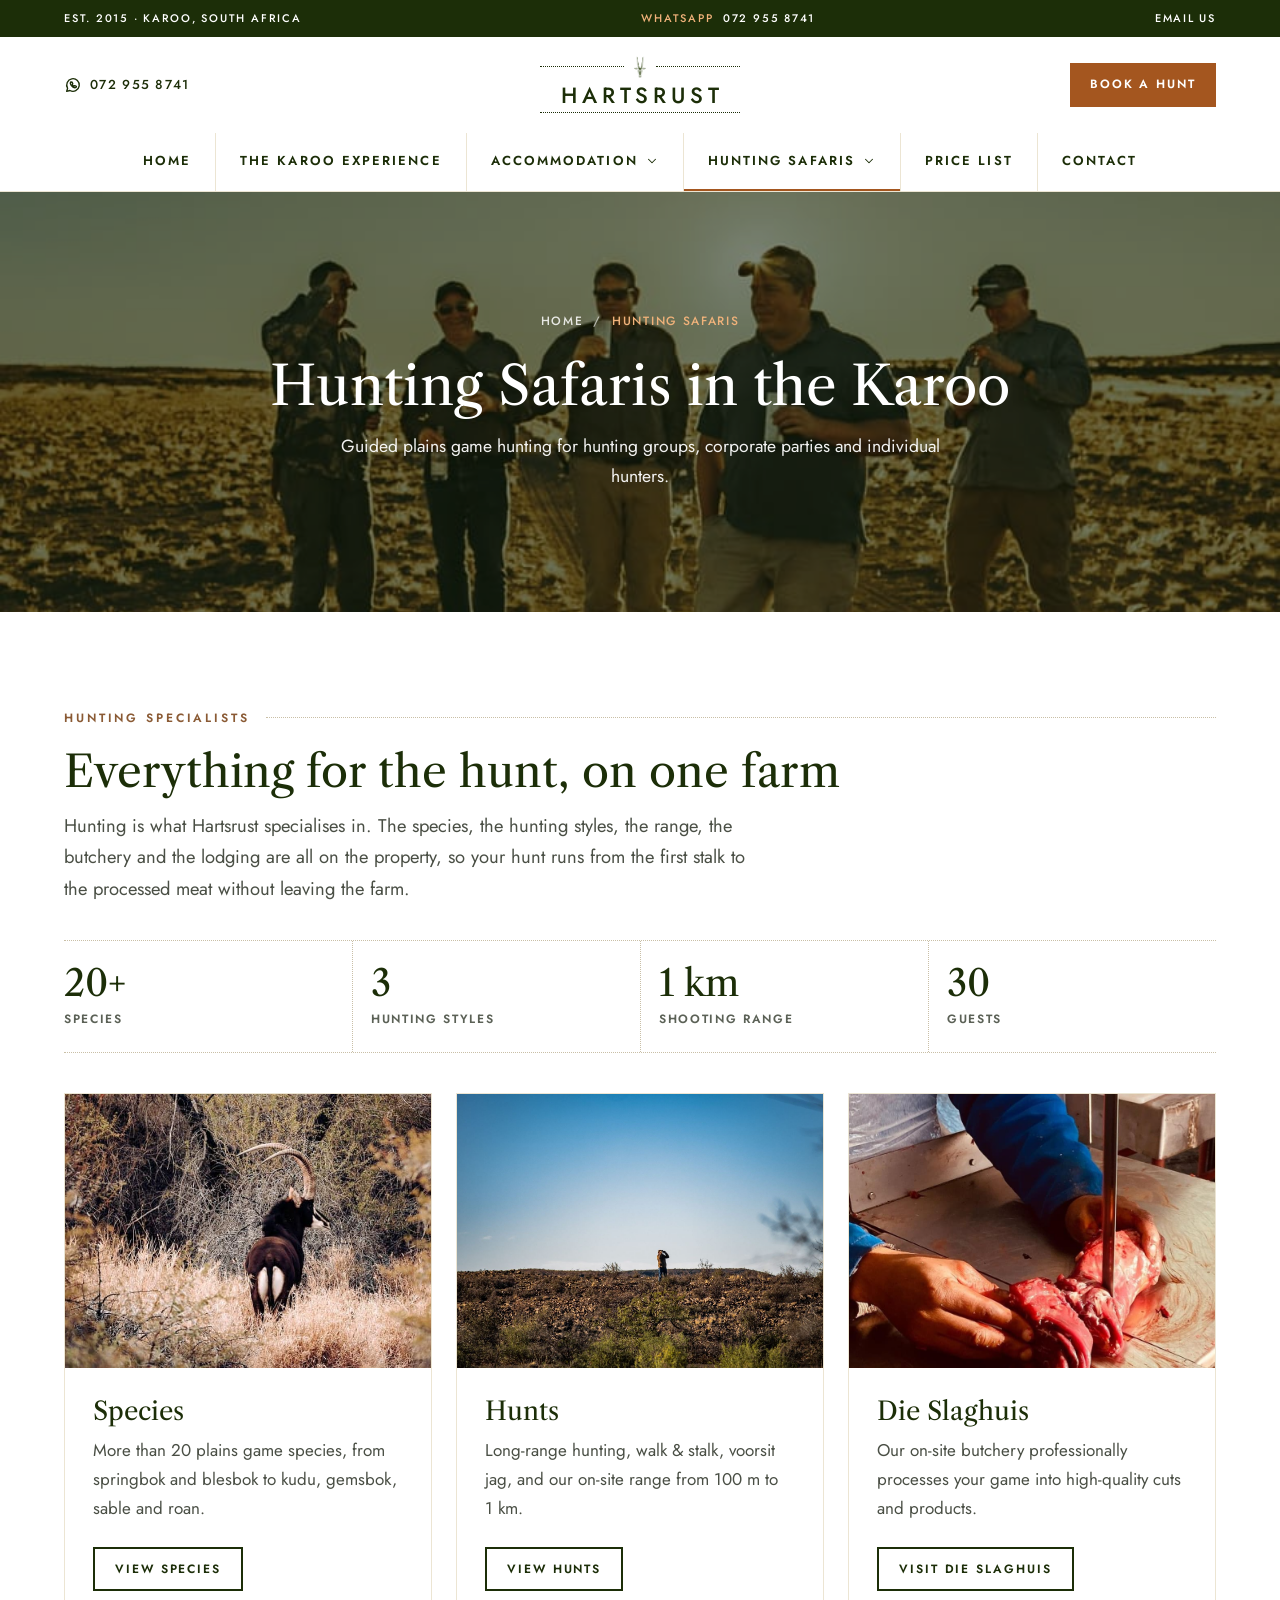
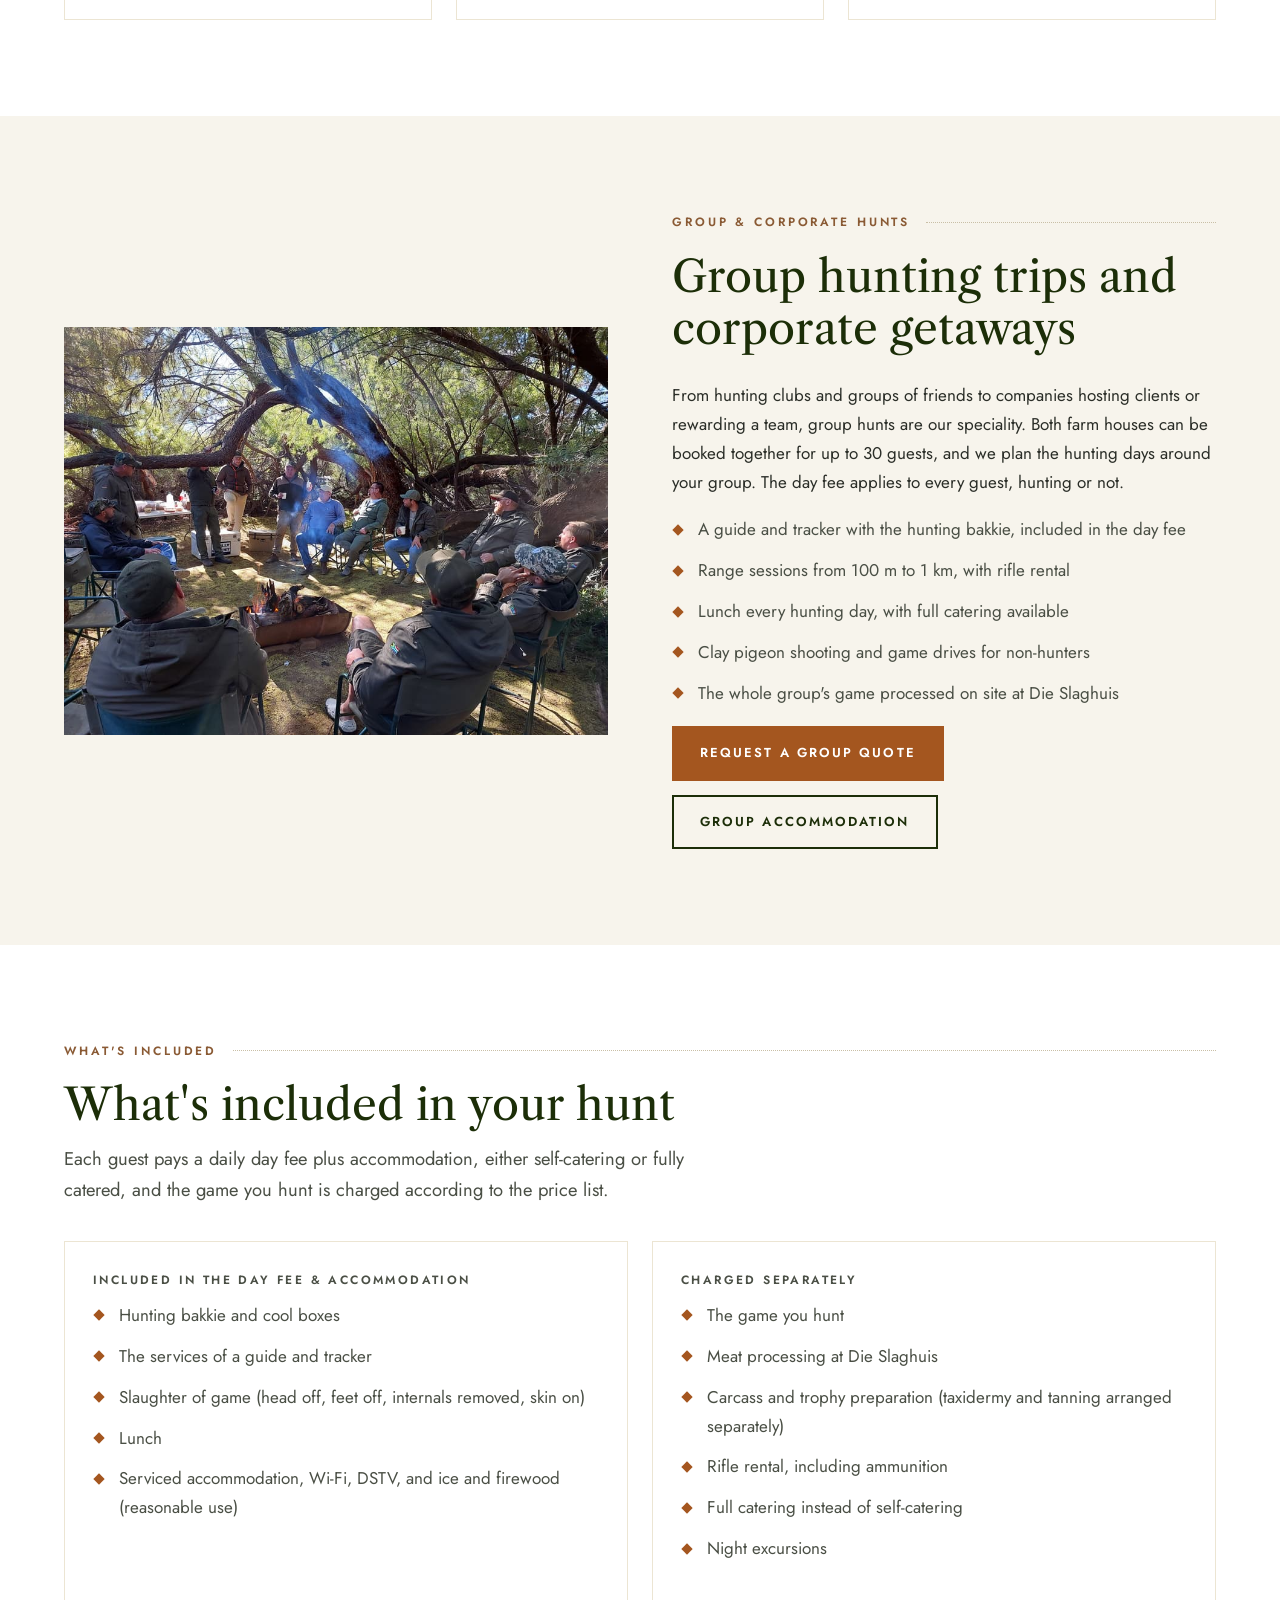
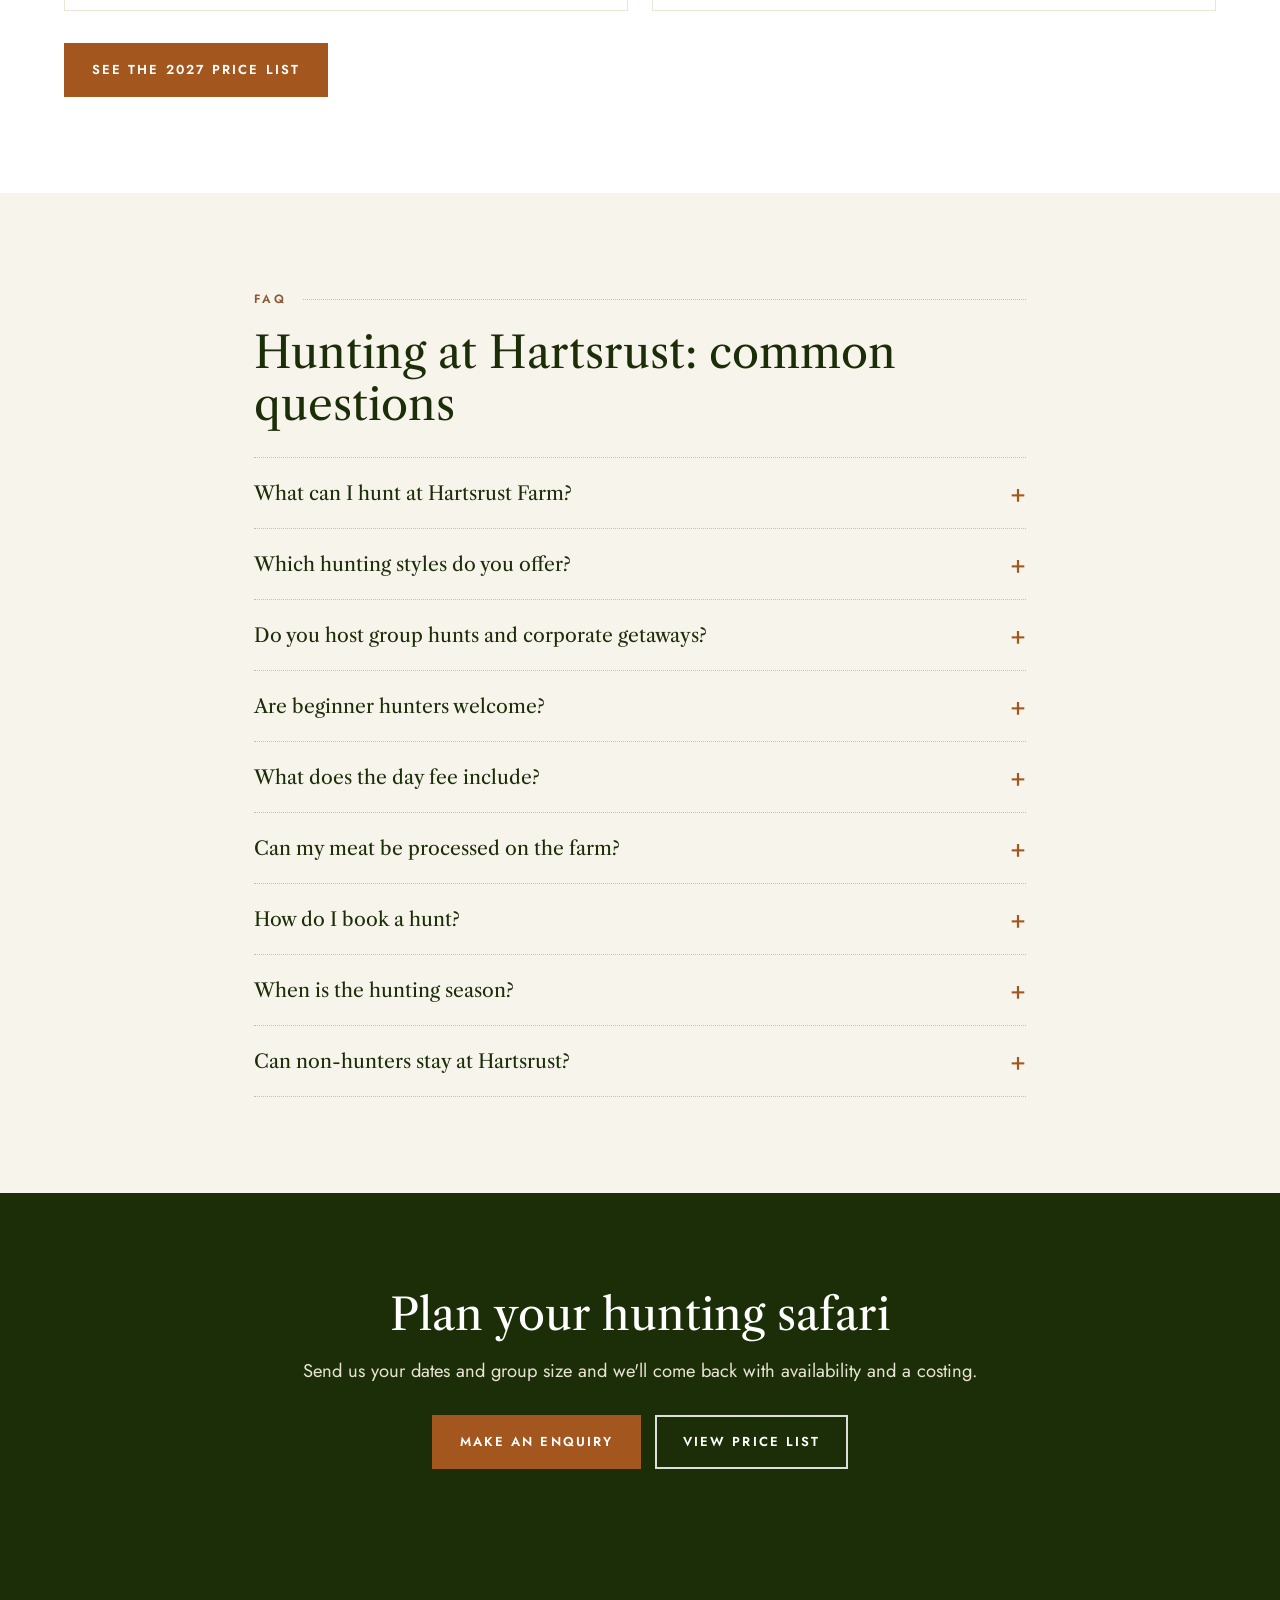
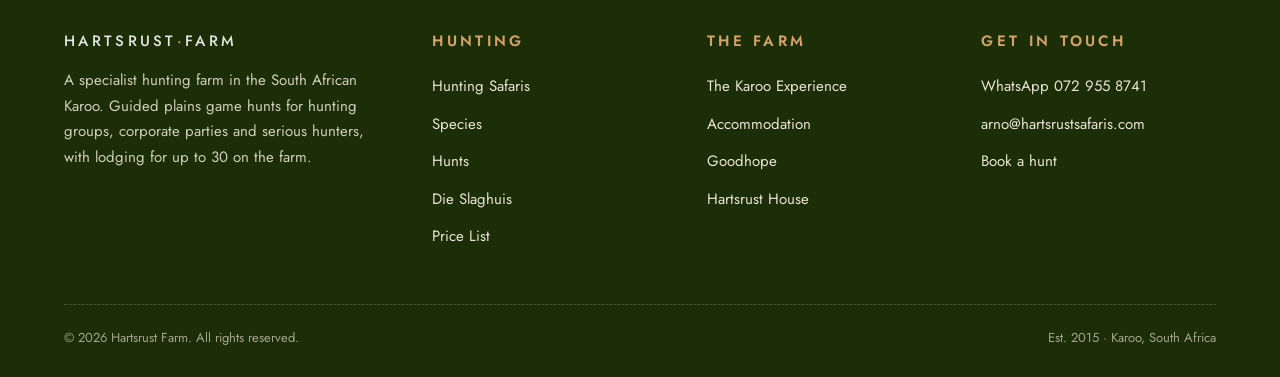
<file: hunting-safaris.html>
<!DOCTYPE html>
<html lang="en-ZA">
<head>
<meta charset="UTF-8">
<meta name="viewport" content="width=device-width, initial-scale=1.0">
<title>Hunting Safaris in the Karoo | Plains Game Hunts | Hartsrust</title>
<meta name="description" content="Guided plains game hunting safaris in the Karoo for groups and corporate teams: long-range, walk &amp; stalk and voorsit jag, 20+ species, a 1 km range and butchery.">
<link rel="canonical" href="https://hartsrustfarm.com/hunting-safaris">
<meta name="theme-color" content="#1c2e08">
<meta property="og:type" content="website">
<meta property="og:site_name" content="Hartsrust Farm">
<meta property="og:title" content="Hunting Safaris in the Karoo | Plains Game Hunts | Hartsrust">
<meta property="og:description" content="Guided plains game hunting safaris in the Karoo for groups and corporate teams: long-range, walk &amp; stalk and voorsit jag, 20+ species, a 1 km range and butchery.">
<meta property="og:url" content="https://hartsrustfarm.com/hunting-safaris">
<meta property="og:image" content="https://hartsrustfarm.com/images/hunts/shooting-range.jpeg">
<meta property="og:image:alt" content="A hunting group raising a toast on the Karoo veld at sunset">
<meta property="og:locale" content="en_ZA">
<meta name="twitter:card" content="summary_large_image">
<meta name="twitter:title" content="Hunting Safaris in the Karoo | Plains Game Hunts | Hartsrust">
<meta name="twitter:description" content="Guided plains game hunting safaris in the Karoo for groups and corporate teams: long-range, walk &amp; stalk and voorsit jag, 20+ species, a 1 km range and butchery.">
<meta name="twitter:image" content="https://hartsrustfarm.com/images/hunts/shooting-range.jpeg">
<link rel="icon" type="image/png" href="images/logo/buck-mark-green.png">
<link rel="apple-touch-icon" href="images/logo/buck-mark-green.png">
<link rel="preconnect" href="https://fonts.googleapis.com">
<link rel="preconnect" href="https://fonts.gstatic.com" crossorigin>
<link rel="stylesheet" href="https://fonts.googleapis.com/css2?family=Jost:wght@400;500;600&amp;family=Libre+Caslon+Text:ital,wght@0,400;0,700;1,400&amp;display=swap">
<link rel="stylesheet" href="css/styles.css?v=20261010b">
<script type="application/ld+json">
{
  "@context": "https://schema.org",
  "@graph": [
    {
      "@type": "BreadcrumbList",
      "itemListElement": [
        {
          "@type": "ListItem",
          "position": 1,
          "name": "Home",
          "item": "https://hartsrustfarm.com/"
        },
        {
          "@type": "ListItem",
          "position": 2,
          "name": "Hunting Safaris",
          "item": "https://hartsrustfarm.com/hunting-safaris"
        }
      ]
    },
    {
      "@type": "FAQPage",
      "mainEntity": [
        {
          "@type": "Question",
          "name": "What can I hunt at Hartsrust Farm?",
          "acceptedAnswer": {
            "@type": "Answer",
            "text": "More than 20 plains game species and colour variants, including springbok (common, black, copper and white), blesbok, gemsbok, kudu, impala (rooibok), fallow deer (takbok), waterbuck, lechwe, black, blue and golden wildebeest, red hartebeest, sable, roan, scimitar oryx, Burchell's zebra, warthog and wild feral bull."
          }
        },
        {
          "@type": "Question",
          "name": "Which hunting styles do you offer?",
          "acceptedAnswer": {
            "@type": "Answer",
            "text": "Long-range hunting, walk and stalk, and traditional voorsit jag, plus bush walking and waterbank setups for waterbuck and lechwe."
          }
        },
        {
          "@type": "Question",
          "name": "Do you host group hunts and corporate getaways?",
          "acceptedAnswer": {
            "@type": "Answer",
            "text": "Yes, group and corporate hunts are our speciality. Our two farm houses sleep up to 30 guests (Hartsrust House 16, Goodhope 14), and we plan hunting days, range time, meals and activities for non-hunters around your group. Hunting bookings are for a minimum of 8 guests at Hartsrust House or 6 at Goodhope, and at least 4 nights and 3 hunting days."
          }
        },
        {
          "@type": "Question",
          "name": "Are beginner hunters welcome?",
          "acceptedAnswer": {
            "@type": "Answer",
            "text": "Yes. We welcome seasoned marksmen and beginners alike. Our on-site range runs from 100 m to 1 km, and rifles, including ammunition, can be rented by the day."
          }
        },
        {
          "@type": "Question",
          "name": "What does the day fee include?",
          "acceptedAnswer": {
            "@type": "Answer",
            "text": "The day fee is charged per person per day and applies to every guest, hunting or not (children aged 5 and younger are exempt). It includes the hunting bakkie, cool boxes, the services of a guide and tracker, slaughter of your game (head off, feet off, internals removed, skin on) and lunch. Accommodation is either self-catering or fully catered. Current rates are on the price list."
          }
        },
        {
          "@type": "Question",
          "name": "Can my meat be processed on the farm?",
          "acceptedAnswer": {
            "@type": "Answer",
            "text": "Yes. Die Slaghuis, our on-site butchery, processes your game into mince, patties, braaiwors, smoked wors, backstraps, biltong, droëwors and more. Shoulder mount, skull mount and flatskin preparation are available, with taxidermy and tanning arranged separately."
          }
        },
        {
          "@type": "Question",
          "name": "How do I book a hunt?",
          "acceptedAnswer": {
            "@type": "Answer",
            "text": "Contact us via WhatsApp on 072 955 8741 or email arno@hartsrustsafaris.com with your dates, group size and the species you'd like to hunt. Then download the booking form from the price list page, complete it and email it back. A non-refundable booking deposit, with the completed booking form, secures your dates."
          }
        },
        {
          "@type": "Question",
          "name": "When is the hunting season?",
          "acceptedAnswer": {
            "@type": "Answer",
            "text": "The 2027 hunting season runs from 1 March to 30 September 2027."
          }
        },
        {
          "@type": "Question",
          "name": "Can non-hunters stay at Hartsrust?",
          "acceptedAnswer": {
            "@type": "Answer",
            "text": "Yes. Outside the hunting season, from October to February, non-hunting guests are welcome at our standard accommodation rates. During the hunting season, non-hunters can join a hunting party, and the day fee applies to every guest, hunting or not."
          }
        }
      ]
    }
  ]
}
</script>
</head>
<body>
<a class="skip-link" href="#main">Skip to main content</a>

<div class="topbar">
  <div class="topbar-inner">
    <span class="topbar-loc">Est. 2015 · Karoo, South Africa</span>
    <a class="topbar-call" href="https://wa.me/27729558741?text=Hi%2C%20I%27d%20like%20to%20enquire%20about%20a%20hunt%20at%20Hartsrust." target="_blank" rel="noopener"><span class="hl">WhatsApp</span>&nbsp; 072 955 8741</a>
    <a class="topbar-mail" href="mailto:arno@hartsrustsafaris.com">Email us</a>
  </div>
</div>

<header class="site-header">
  <div class="brand-row">
    <button class="nav-toggle" type="button" aria-expanded="false" aria-controls="main-nav" aria-label="Open menu">
      <span class="icon-open"><svg width="24" height="24" viewBox="0 0 24 24" fill="none" stroke="currentColor" stroke-width="1.8" stroke-linecap="round" stroke-linejoin="round" aria-hidden="true" focusable="false"><path d="M4 7h16M4 12h16M4 17h16"/></svg></span><span class="icon-close"><svg width="24" height="24" viewBox="0 0 24 24" fill="none" stroke="currentColor" stroke-width="1.8" stroke-linecap="round" stroke-linejoin="round" aria-hidden="true" focusable="false"><path d="M6 6l12 12M18 6L6 18"/></svg></span>
    </button>
    <a class="header-phone" href="https://wa.me/27729558741?text=Hi%2C%20I%27d%20like%20to%20enquire%20about%20a%20hunt%20at%20Hartsrust." target="_blank" rel="noopener"><svg width="18" height="18" viewBox="0 0 24 24" fill="none" stroke="currentColor" stroke-width="1.8" stroke-linecap="round" stroke-linejoin="round" aria-hidden="true" focusable="false"><path d="M3.6 20.4l1.2-4.1a8.4 8.4 0 1 1 3.1 3z"/><path d="M9.2 8.6c.2-.5.6-.6 1-.6h.5l1 2.2-.8 1a5.6 5.6 0 0 0 2.4 2.4l1-.8 2.2 1v.5c0 .4-.1.8-.6 1-1 .5-2.4.4-3.9-.5a8.6 8.6 0 0 1-2.8-2.8c-.9-1.5-1-2.9-.5-3.9z"/></svg> <span class="visually-hidden">WhatsApp </span>072 955 8741</a>
    <a class="brand" href="./">
      <span class="brand-rule"><img src="images/logo/buck-mark-green.png" alt="" width="400" height="702"></span>
      <span class="brand-name">Hartsrust</span>
      <span class="brand-rule-bottom"></span>
    </a>
    <a class="header-book" href="contact"><svg width="22" height="22" viewBox="0 0 24 24" fill="none" stroke="currentColor" stroke-width="1.8" stroke-linecap="round" stroke-linejoin="round" aria-hidden="true" focusable="false"><rect x="3" y="5" width="18" height="16" rx="1"/><path d="M3 10h18M8 3v4M16 3v4"/></svg><span class="label">Book a hunt</span></a>
  </div>
  <nav class="main-nav" id="main-nav" aria-label="Main">
    <ul class="nav-list">
      <li><a href="./">Home</a></li>
      <li><a href="the-karoo-experience">The Karoo Experience</a></li>
      <li class="has-submenu">
        <button class="submenu-toggle" type="button" aria-expanded="false" aria-controls="submenu-accommodation">Accommodation <span class="chevron"><svg width="14" height="14" viewBox="0 0 24 24" fill="none" stroke="currentColor" stroke-width="1.8" stroke-linecap="round" stroke-linejoin="round" aria-hidden="true" focusable="false"><path d="M6 9l6 6 6-6"/></svg></span></button>
        <ul class="submenu" id="submenu-accommodation">
          <li><a href="accommodation">Overview</a></li>
          <li><a href="goodhope">Goodhope</a></li>
          <li><a href="hartsrust-house">Hartsrust House</a></li>
        </ul>
      </li>
      <li class="has-submenu is-current">
        <button class="submenu-toggle" type="button" aria-expanded="false" aria-controls="submenu-hunting">Hunting Safaris <span class="chevron"><svg width="14" height="14" viewBox="0 0 24 24" fill="none" stroke="currentColor" stroke-width="1.8" stroke-linecap="round" stroke-linejoin="round" aria-hidden="true" focusable="false"><path d="M6 9l6 6 6-6"/></svg></span></button>
        <ul class="submenu" id="submenu-hunting">
          <li><a href="hunting-safaris" aria-current="page">Overview</a></li>
          <li><a href="species">Species</a></li>
          <li><a href="hunts">Hunts</a></li>
          <li><a href="die-slaghuis">Die Slaghuis</a></li>
        </ul>
      </li>
      <li><a href="price-list">Price List</a></li>
      <li><a href="contact">Contact</a></li>
    </ul>
    <div class="nav-cta"><a class="btn btn-primary" href="contact">Book a hunt</a></div>
  </nav>
</header>

<main id="main">

  <section class="page-hero">
    <img src="images/hunts/shooting-range.jpeg" alt="A hunting group raising a toast on the Karoo veld at sunset" width="900" height="706" fetchpriority="high">
    <div class="container">
      <nav class="breadcrumb" aria-label="Breadcrumb"><ol><li><a href="./">Home</a></li><li><span aria-current="page">Hunting Safaris</span></li></ol></nav>
      <h1>Hunting Safaris in the Karoo</h1>
      <p class="hero-sub">Guided plains game hunting for hunting groups, corporate parties and individual hunters.</p>
    </div>
  </section>

  <section class="section" aria-labelledby="overview-title">
    <div class="container">
      <div class="section-head">
        <p class="eyebrow">Hunting specialists</p>
        <h2 id="overview-title">Everything for the hunt, on one farm</h2>
        <p class="lead">Hunting is what Hartsrust specialises in. The species, the hunting styles, the range, the butchery and the lodging are all on the property, so your hunt runs from the first stalk to the processed meat without leaving the farm.</p>
      </div>
      <div class="stat-row">
        <div class="stat"><span class="num">20+</span><span class="label">Species</span></div>
        <div class="stat"><span class="num">3</span><span class="label">Hunting styles</span></div>
        <div class="stat"><span class="num">1 km</span><span class="label">Shooting range</span></div>
        <div class="stat"><span class="num">30</span><span class="label">Guests</span></div>
      </div>
      <div class="card-grid cols-3">
        <article class="card">
          <img src="images/misc/landscape-1.jpeg" alt="Sable bull in the bush at Hartsrust" width="640" height="480" loading="lazy">
          <div class="card-body">
            <h3>Species</h3>
            <p>More than 20 plains game species, from springbok and blesbok to kudu, gemsbok, sable and roan.</p>
            <a class="btn btn-outline btn-sm" href="species">View species</a>
          </div>
        </article>
        <article class="card">
          <img src="images/home/hero.jpeg" alt="Hunter glassing for plains game from a Karoo ridge" width="1600" height="1066" loading="lazy">
          <div class="card-body">
            <h3>Hunts</h3>
            <p>Long-range hunting, walk &amp; stalk, voorsit jag, and our on-site range from 100&nbsp;m to 1&nbsp;km.</p>
            <a class="btn btn-outline btn-sm" href="hunts">View hunts</a>
          </div>
        </article>
        <article class="card">
          <img src="images/slaghuis/instagram-1.jpg" alt="Game meat being cut on the band saw at Die Slaghuis" width="900" height="1104" loading="lazy">
          <div class="card-body">
            <h3>Die Slaghuis</h3>
            <p>Our on-site butchery professionally processes your game into high-quality cuts and products.</p>
            <a class="btn btn-outline btn-sm" href="die-slaghuis">Visit Die Slaghuis</a>
          </div>
        </article>
      </div>
    </div>
  </section>

  <section class="section section-cream" id="groups" aria-labelledby="groups-title">
    <div class="container split">
      <div class="split-media"><img src="images/hunts/veld-braai.jpg" alt="Hunting party gathered around a fire under the trees for lunch in the veld" width="900" height="675" loading="lazy"></div>
      <div>
        <p class="eyebrow">Group &amp; corporate hunts</p>
        <h2 id="groups-title">Group hunting trips and corporate getaways</h2>
        <p>From hunting clubs and groups of friends to companies hosting clients or rewarding a team, group hunts are our speciality. Both farm houses can be booked together for up to 30 guests, and we plan the hunting days around your group. The day fee applies to every guest, hunting or not.</p>
        <ul class="check-list">
          <li>A guide and tracker with the hunting bakkie, included in the day fee</li>
          <li>Range sessions from 100&nbsp;m to 1&nbsp;km, with rifle rental</li>
          <li>Lunch every hunting day, with full catering available</li>
          <li>Clay pigeon shooting and game drives for non-hunters</li>
          <li>The whole group's game processed on site at Die Slaghuis</li>
        </ul>
        <div class="btn-row">
          <a class="btn btn-primary" href="contact">Request a group quote</a>
          <a class="btn btn-outline" href="accommodation">Group accommodation</a>
        </div>
      </div>
    </div>
  </section>

  <section class="section" aria-labelledby="included-title">
    <div class="container">
      <div class="section-head">
        <p class="eyebrow">What's included</p>
        <h2 id="included-title">What's included in your hunt</h2>
        <p class="lead">Each guest pays a daily day fee plus accommodation, either self-catering or fully catered, and the game you hunt is charged according to the price list.</p>
      </div>
      <div class="card-grid cols-2">
        <div class="card">
          <div class="card-body">
            <p class="card-kicker">Included in the day fee &amp; accommodation</p>
            <ul class="check-list">
              <li>Hunting bakkie and cool boxes</li>
              <li>The services of a guide and tracker</li>
              <li>Slaughter of game (head off, feet off, internals removed, skin on)</li>
              <li>Lunch</li>
              <li>Serviced accommodation, Wi-Fi, DSTV, and ice and firewood (reasonable use)</li>
            </ul>
          </div>
        </div>
        <div class="card">
          <div class="card-body">
            <p class="card-kicker">Charged separately</p>
            <ul class="check-list">
              <li>The game you hunt</li>
              <li>Meat processing at Die Slaghuis</li>
              <li>Carcass and trophy preparation (taxidermy and tanning arranged separately)</li>
              <li>Rifle rental, including ammunition</li>
              <li>Full catering instead of self-catering</li>
              <li>Night excursions</li>
            </ul>
          </div>
        </div>
      </div>
      <p style="margin: 32px 0 0"><a class="btn btn-primary" href="price-list">See the 2027 price list</a></p>
    </div>
  </section>

  <section class="section section-cream" aria-labelledby="faq-title">
    <div class="container container-narrow">
      <p class="eyebrow">FAQ</p>
      <h2 id="faq-title">Hunting at Hartsrust: common questions</h2>
      <div class="faq">
        <details>
          <summary>What can I hunt at Hartsrust Farm?</summary>
          <div><p>More than 20 plains game species and colour variants, including springbok (common, black, copper and white), blesbok, gemsbok, kudu, impala (rooibok), fallow deer (takbok), waterbuck, lechwe, black, blue and golden wildebeest, red hartebeest, sable, roan, scimitar oryx, Burchell's zebra, warthog and wild feral bull. See the full <a href="species">species list</a>.</p></div>
        </details>
        <details>
          <summary>Which hunting styles do you offer?</summary>
          <div><p>Long-range hunting, walk &amp; stalk, and traditional voorsit jag, plus bush walking and waterbank setups for waterbuck and lechwe. Read more about our <a href="hunts">hunts</a>.</p></div>
        </details>
        <details>
          <summary>Do you host group hunts and corporate getaways?</summary>
          <div><p>Yes, group and corporate hunts are our speciality. Our two farm houses sleep up to 30 guests (Hartsrust House 16, Goodhope 14), and we plan hunting days, range time, meals and activities for non-hunters around your group. Hunting bookings are for a minimum of 8 guests at Hartsrust House or 6 at Goodhope, and at least 4 nights and 3 hunting days.</p></div>
        </details>
        <details>
          <summary>Are beginner hunters welcome?</summary>
          <div><p>Yes. We welcome seasoned marksmen and beginners alike. Our on-site range runs from 100&nbsp;m to 1&nbsp;km, and rifles, including ammunition, can be rented by the day.</p></div>
        </details>
        <details>
          <summary>What does the day fee include?</summary>
          <div><p>The day fee is charged per person per day and applies to every guest, hunting or not (children aged 5 and younger are exempt). It includes the hunting bakkie, cool boxes, the services of a guide and tracker, slaughter of your game (head off, feet off, internals removed, skin on) and lunch. Accommodation is either self-catering or fully catered. Current rates are on the <a href="price-list">price list</a>.</p></div>
        </details>
        <details>
          <summary>Can my meat be processed on the farm?</summary>
          <div><p>Yes. <a href="die-slaghuis">Die Slaghuis</a>, our on-site butchery, processes your game into mince, patties, braaiwors, smoked wors, backstraps, biltong, droëwors and more. Shoulder mount, skull mount and flatskin preparation are available, with taxidermy and tanning arranged separately.</p></div>
        </details>
        <details>
          <summary>How do I book a hunt?</summary>
          <div><p>Contact us via WhatsApp on <a href="https://wa.me/27729558741?text=Hi%2C%20I%27d%20like%20to%20enquire%20about%20a%20hunt%20at%20Hartsrust." target="_blank" rel="noopener">072 955 8741</a> or email <a href="mailto:arno@hartsrustsafaris.com">arno@hartsrustsafaris.com</a> with your dates, group size and the species you'd like to hunt. Then <a href="downloads/hartsrust-hunt-booking-form.pdf" download>download the booking form</a> (PDF), complete it and email it back. A non-refundable booking deposit, with the completed booking form, secures your dates.</p></div>
        </details>
        <details>
          <summary>When is the hunting season?</summary>
          <div><p>The 2027 hunting season runs from 1 March to 30 September 2027. Hunting weeks are limited, so book early.</p></div>
        </details>
        <details>
          <summary>Can non-hunters stay at Hartsrust?</summary>
          <div><p>Yes. Outside the hunting season, from October to February, non-hunting guests are welcome at our standard accommodation rates. During the hunting season, non-hunters can join a hunting party, and the day fee applies to every guest, hunting or not.</p></div>
        </details>
      </div>
    </div>
  </section>

  <section class="section section-forest cta-strip" aria-labelledby="cta-title">
    <div class="container container-narrow">
      <h2 id="cta-title">Plan your hunting safari</h2>
      <p class="lead">Send us your dates and group size and we'll come back with availability and a costing.</p>
      <div class="btn-row">
        <a class="btn btn-primary" href="contact">Make an enquiry</a>
        <a class="btn btn-outline-light" href="price-list">View price list</a>
      </div>
    </div>
  </section>

</main>

<footer class="site-footer">
  <div class="container">
    <div class="footer-grid">
      <div>
        <p class="footer-brand">Hartsrust<span class="brand-dot" aria-hidden="true">·</span><span class="visually-hidden"> </span>Farm</p>
        <p>A specialist hunting farm in the South African Karoo. Guided plains game hunts for hunting groups, corporate parties and serious hunters, with lodging for up to 30 on the farm.</p>
      </div>
      <div>
        <p class="footer-title">Hunting</p>
        <ul class="footer-links">
          <li><a href="hunting-safaris">Hunting Safaris</a></li>
          <li><a href="species">Species</a></li>
          <li><a href="hunts">Hunts</a></li>
          <li><a href="die-slaghuis">Die Slaghuis</a></li>
          <li><a href="price-list">Price List</a></li>
        </ul>
      </div>
      <div>
        <p class="footer-title">The farm</p>
        <ul class="footer-links">
          <li><a href="the-karoo-experience">The Karoo Experience</a></li>
          <li><a href="accommodation">Accommodation</a></li>
          <li><a href="goodhope">Goodhope</a></li>
          <li><a href="hartsrust-house">Hartsrust House</a></li>
        </ul>
      </div>
      <div>
        <p class="footer-title">Get in touch</p>
        <ul class="footer-links">
          <li><a href="https://wa.me/27729558741?text=Hi%2C%20I%27d%20like%20to%20enquire%20about%20a%20hunt%20at%20Hartsrust." target="_blank" rel="noopener">WhatsApp 072 955 8741</a></li>
          <li><a href="mailto:arno@hartsrustsafaris.com">arno@hartsrustsafaris.com</a></li>
          <li><a href="contact">Book a hunt</a></li>
        </ul>
      </div>
    </div>
    <div class="footer-bottom">
      <p>&copy; <span id="year">2026</span> Hartsrust Farm. All rights reserved.</p>
      <p>Est. 2015 · Karoo, South Africa</p>
    </div>
  </div>
</footer>
<script src="js/main.js?v=20261010b"></script>
</body>
</html>
</file>
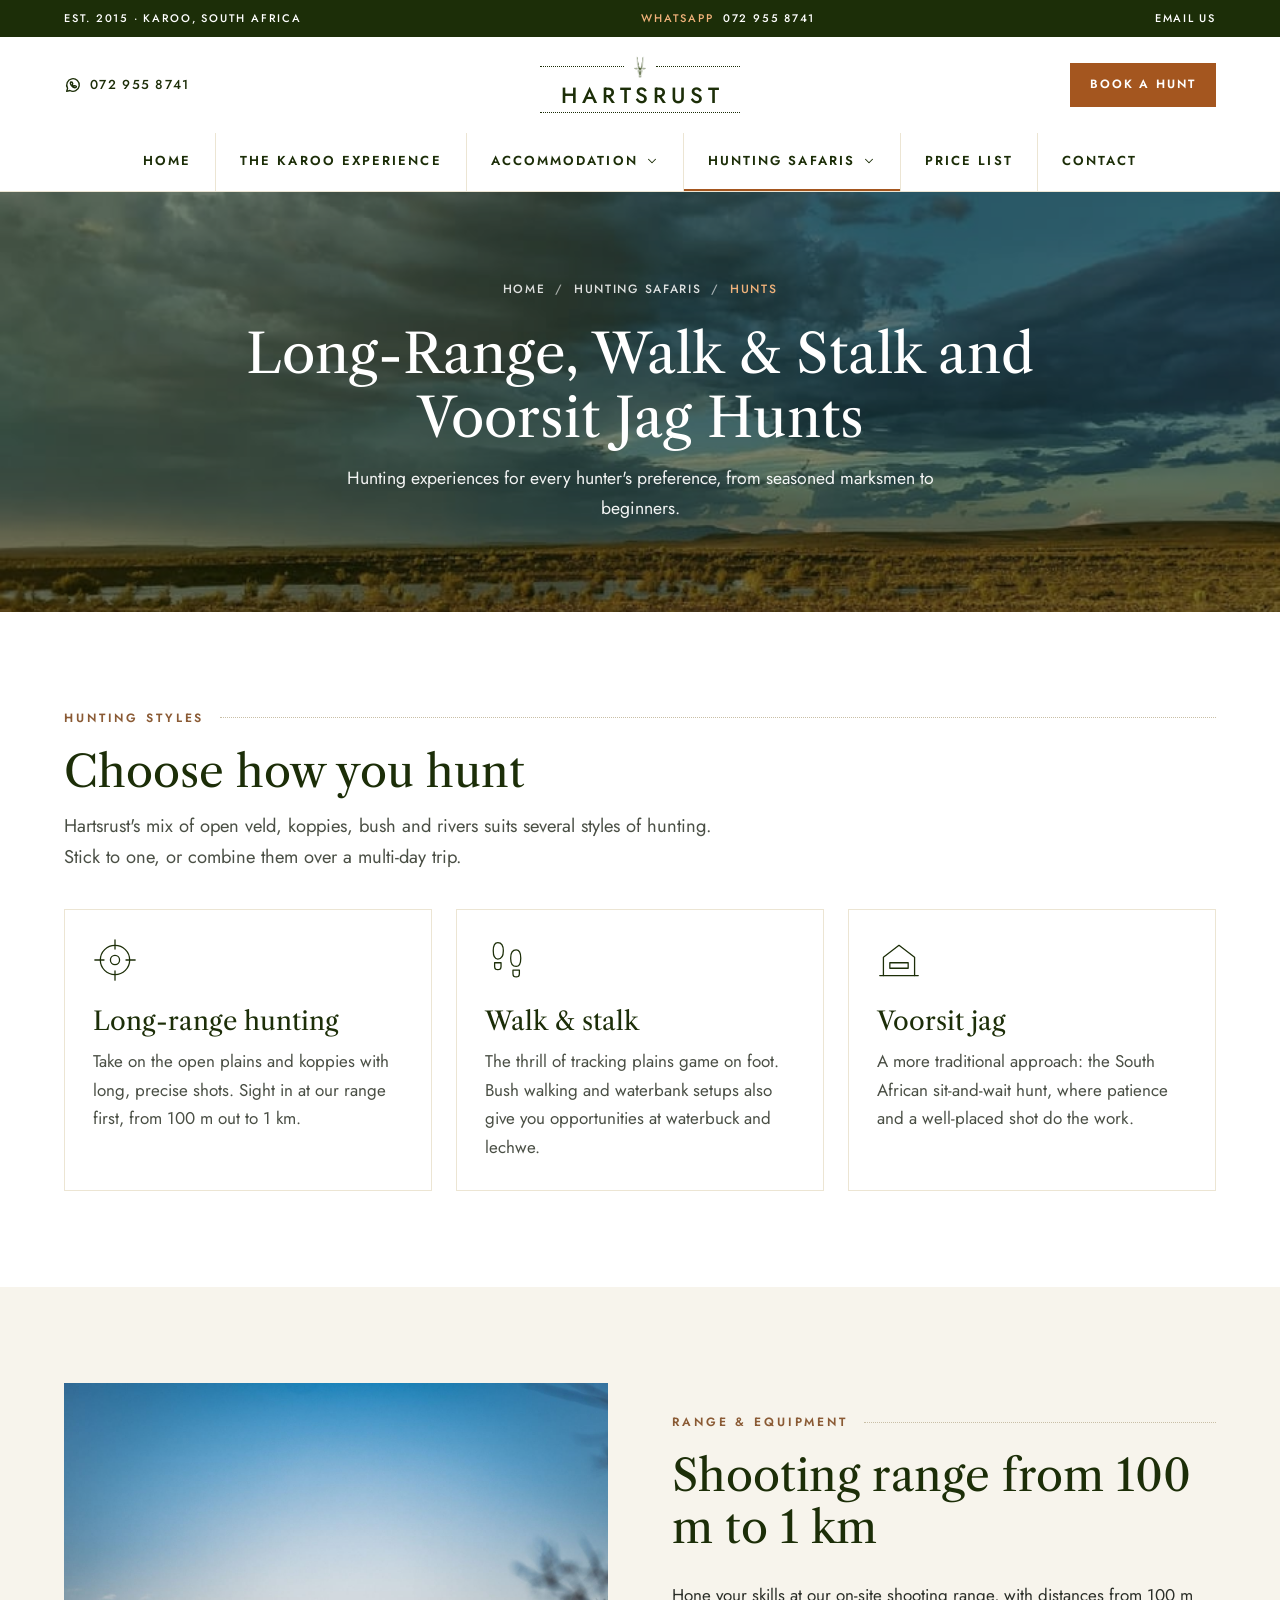
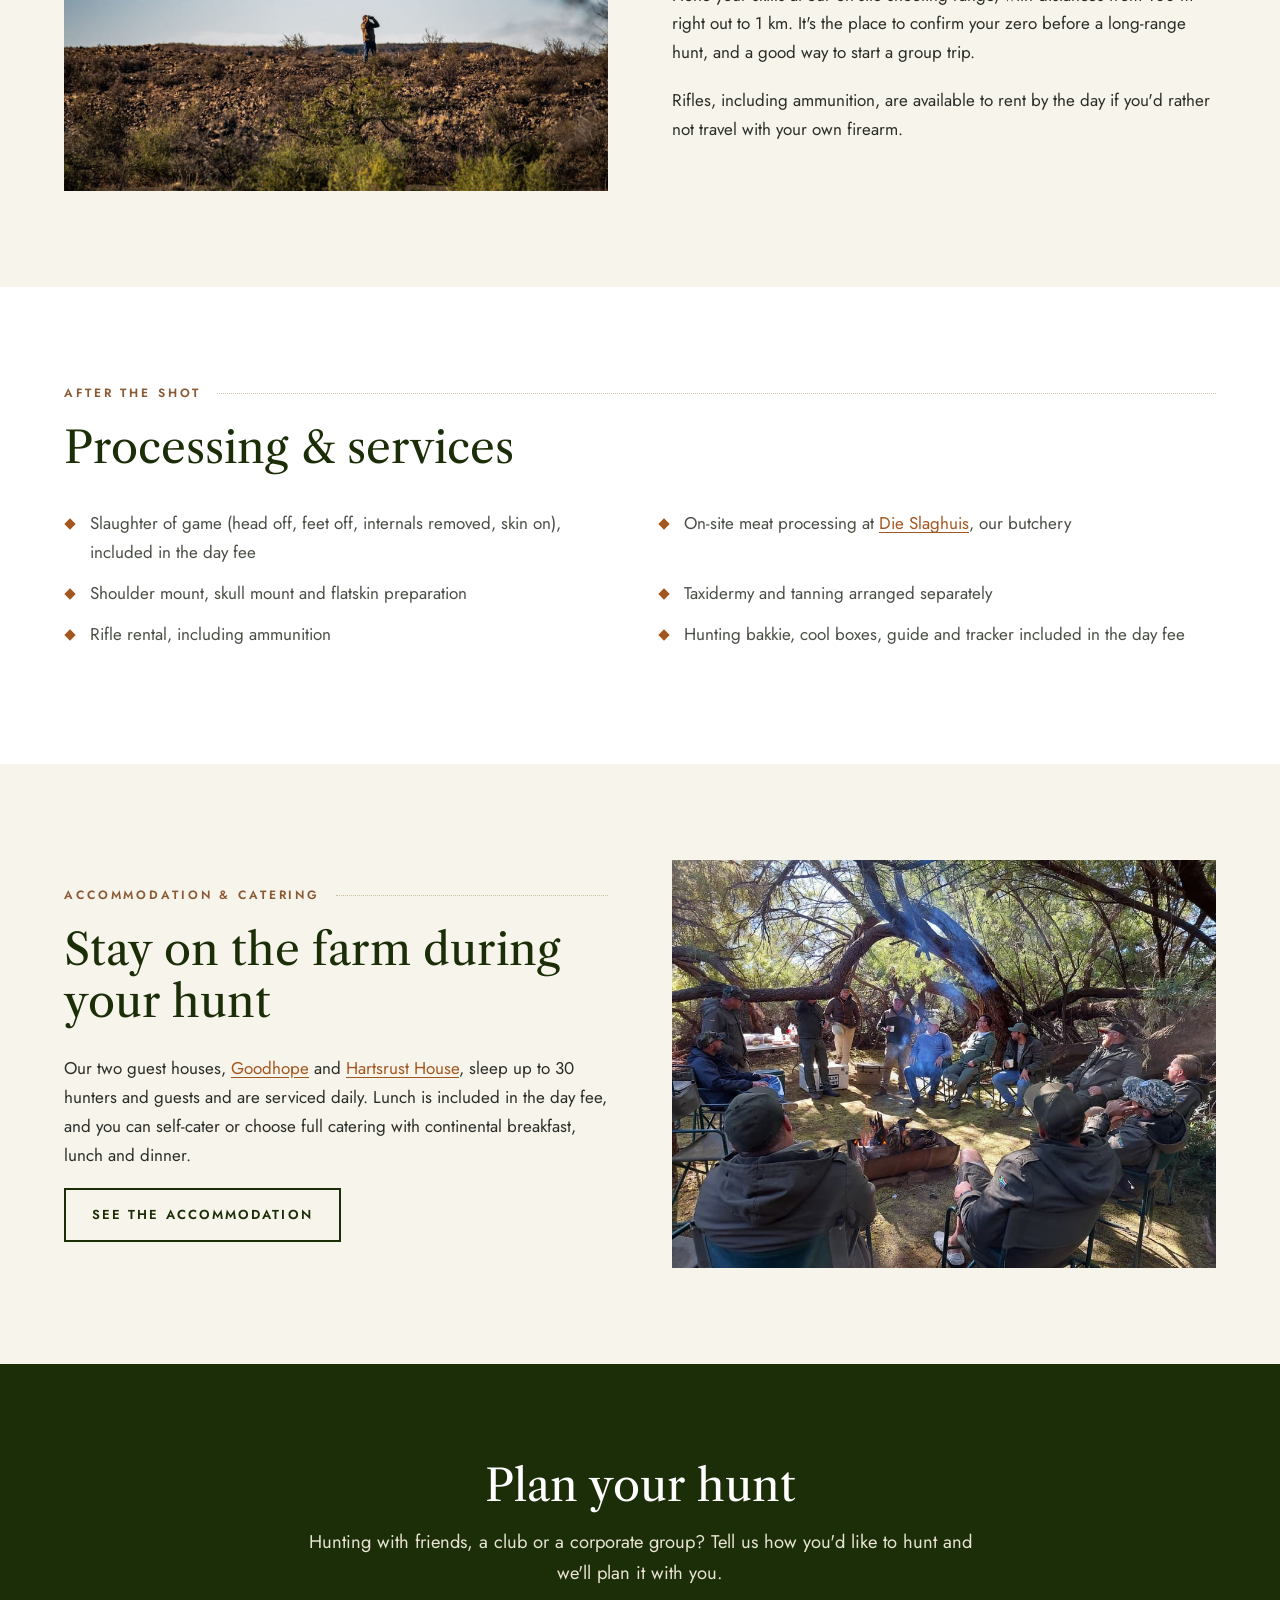
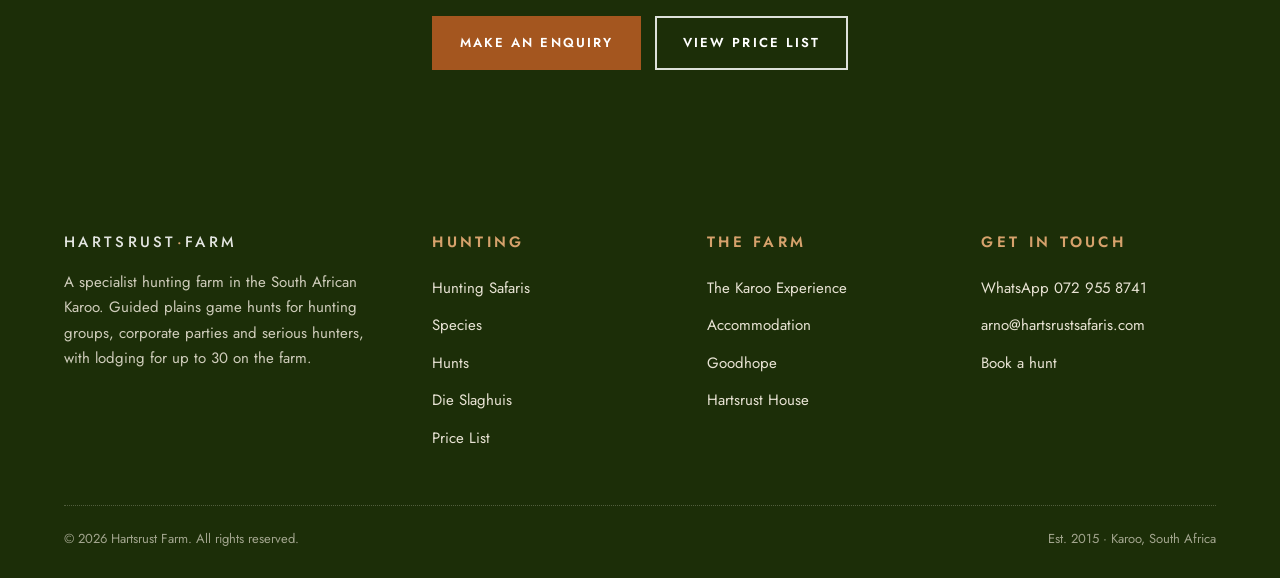
<file: hunts.html>
<!DOCTYPE html>
<html lang="en-ZA">
<head>
<meta charset="UTF-8">
<meta name="viewport" content="width=device-width, initial-scale=1.0">
<title>Long-Range, Walk &amp; Stalk &amp; Voorsit Jag Hunts | Hartsrust</title>
<meta name="description" content="Long-range hunting, walk &amp; stalk and voorsit jag in the Karoo, with a 100 m to 1 km shooting range, rifle rental and an on-site butchery for hunting groups.">
<link rel="canonical" href="https://hartsrustfarm.com/hunts">
<meta name="theme-color" content="#1c2e08">
<meta property="og:type" content="website">
<meta property="og:site_name" content="Hartsrust Farm">
<meta property="og:title" content="Long-Range, Walk &amp; Stalk &amp; Voorsit Jag Hunts | Hartsrust">
<meta property="og:description" content="Long-range hunting, walk &amp; stalk and voorsit jag in the Karoo, with a 100 m to 1 km shooting range, rifle rental and an on-site butchery for hunting groups.">
<meta property="og:url" content="https://hartsrustfarm.com/hunts">
<meta property="og:image" content="https://hartsrustfarm.com/images/karoo/karoo-2.jpeg">
<meta property="og:image:alt" content="Storm clouds over the Karoo plains at Hartsrust">
<meta property="og:locale" content="en_ZA">
<meta name="twitter:card" content="summary_large_image">
<meta name="twitter:title" content="Long-Range, Walk &amp; Stalk &amp; Voorsit Jag Hunts | Hartsrust">
<meta name="twitter:description" content="Long-range hunting, walk &amp; stalk and voorsit jag in the Karoo, with a 100 m to 1 km shooting range, rifle rental and an on-site butchery for hunting groups.">
<meta name="twitter:image" content="https://hartsrustfarm.com/images/karoo/karoo-2.jpeg">
<link rel="icon" type="image/png" href="images/logo/buck-mark-green.png">
<link rel="apple-touch-icon" href="images/logo/buck-mark-green.png">
<link rel="preconnect" href="https://fonts.googleapis.com">
<link rel="preconnect" href="https://fonts.gstatic.com" crossorigin>
<link rel="stylesheet" href="https://fonts.googleapis.com/css2?family=Jost:wght@400;500;600&amp;family=Libre+Caslon+Text:ital,wght@0,400;0,700;1,400&amp;display=swap">
<link rel="stylesheet" href="css/styles.css?v=20261010b">
<script type="application/ld+json">
{
  "@context": "https://schema.org",
  "@graph": [
    {
      "@type": "BreadcrumbList",
      "itemListElement": [
        {
          "@type": "ListItem",
          "position": 1,
          "name": "Home",
          "item": "https://hartsrustfarm.com/"
        },
        {
          "@type": "ListItem",
          "position": 2,
          "name": "Hunting Safaris",
          "item": "https://hartsrustfarm.com/hunting-safaris"
        },
        {
          "@type": "ListItem",
          "position": 3,
          "name": "Hunts",
          "item": "https://hartsrustfarm.com/hunts"
        }
      ]
    }
  ]
}
</script>
</head>
<body>
<a class="skip-link" href="#main">Skip to main content</a>

<div class="topbar">
  <div class="topbar-inner">
    <span class="topbar-loc">Est. 2015 · Karoo, South Africa</span>
    <a class="topbar-call" href="https://wa.me/27729558741?text=Hi%2C%20I%27d%20like%20to%20enquire%20about%20a%20hunt%20at%20Hartsrust." target="_blank" rel="noopener"><span class="hl">WhatsApp</span>&nbsp; 072 955 8741</a>
    <a class="topbar-mail" href="mailto:arno@hartsrustsafaris.com">Email us</a>
  </div>
</div>

<header class="site-header">
  <div class="brand-row">
    <button class="nav-toggle" type="button" aria-expanded="false" aria-controls="main-nav" aria-label="Open menu">
      <span class="icon-open"><svg width="24" height="24" viewBox="0 0 24 24" fill="none" stroke="currentColor" stroke-width="1.8" stroke-linecap="round" stroke-linejoin="round" aria-hidden="true" focusable="false"><path d="M4 7h16M4 12h16M4 17h16"/></svg></span><span class="icon-close"><svg width="24" height="24" viewBox="0 0 24 24" fill="none" stroke="currentColor" stroke-width="1.8" stroke-linecap="round" stroke-linejoin="round" aria-hidden="true" focusable="false"><path d="M6 6l12 12M18 6L6 18"/></svg></span>
    </button>
    <a class="header-phone" href="https://wa.me/27729558741?text=Hi%2C%20I%27d%20like%20to%20enquire%20about%20a%20hunt%20at%20Hartsrust." target="_blank" rel="noopener"><svg width="18" height="18" viewBox="0 0 24 24" fill="none" stroke="currentColor" stroke-width="1.8" stroke-linecap="round" stroke-linejoin="round" aria-hidden="true" focusable="false"><path d="M3.6 20.4l1.2-4.1a8.4 8.4 0 1 1 3.1 3z"/><path d="M9.2 8.6c.2-.5.6-.6 1-.6h.5l1 2.2-.8 1a5.6 5.6 0 0 0 2.4 2.4l1-.8 2.2 1v.5c0 .4-.1.8-.6 1-1 .5-2.4.4-3.9-.5a8.6 8.6 0 0 1-2.8-2.8c-.9-1.5-1-2.9-.5-3.9z"/></svg> <span class="visually-hidden">WhatsApp </span>072 955 8741</a>
    <a class="brand" href="./">
      <span class="brand-rule"><img src="images/logo/buck-mark-green.png" alt="" width="400" height="702"></span>
      <span class="brand-name">Hartsrust</span>
      <span class="brand-rule-bottom"></span>
    </a>
    <a class="header-book" href="contact"><svg width="22" height="22" viewBox="0 0 24 24" fill="none" stroke="currentColor" stroke-width="1.8" stroke-linecap="round" stroke-linejoin="round" aria-hidden="true" focusable="false"><rect x="3" y="5" width="18" height="16" rx="1"/><path d="M3 10h18M8 3v4M16 3v4"/></svg><span class="label">Book a hunt</span></a>
  </div>
  <nav class="main-nav" id="main-nav" aria-label="Main">
    <ul class="nav-list">
      <li><a href="./">Home</a></li>
      <li><a href="the-karoo-experience">The Karoo Experience</a></li>
      <li class="has-submenu">
        <button class="submenu-toggle" type="button" aria-expanded="false" aria-controls="submenu-accommodation">Accommodation <span class="chevron"><svg width="14" height="14" viewBox="0 0 24 24" fill="none" stroke="currentColor" stroke-width="1.8" stroke-linecap="round" stroke-linejoin="round" aria-hidden="true" focusable="false"><path d="M6 9l6 6 6-6"/></svg></span></button>
        <ul class="submenu" id="submenu-accommodation">
          <li><a href="accommodation">Overview</a></li>
          <li><a href="goodhope">Goodhope</a></li>
          <li><a href="hartsrust-house">Hartsrust House</a></li>
        </ul>
      </li>
      <li class="has-submenu is-current">
        <button class="submenu-toggle" type="button" aria-expanded="false" aria-controls="submenu-hunting">Hunting Safaris <span class="chevron"><svg width="14" height="14" viewBox="0 0 24 24" fill="none" stroke="currentColor" stroke-width="1.8" stroke-linecap="round" stroke-linejoin="round" aria-hidden="true" focusable="false"><path d="M6 9l6 6 6-6"/></svg></span></button>
        <ul class="submenu" id="submenu-hunting">
          <li><a href="hunting-safaris">Overview</a></li>
          <li><a href="species">Species</a></li>
          <li><a href="hunts" aria-current="page">Hunts</a></li>
          <li><a href="die-slaghuis">Die Slaghuis</a></li>
        </ul>
      </li>
      <li><a href="price-list">Price List</a></li>
      <li><a href="contact">Contact</a></li>
    </ul>
    <div class="nav-cta"><a class="btn btn-primary" href="contact">Book a hunt</a></div>
  </nav>
</header>

<main id="main">

  <section class="page-hero">
    <img src="images/karoo/karoo-2.jpeg" alt="Storm clouds over the Karoo plains at Hartsrust" width="900" height="675" fetchpriority="high">
    <div class="container">
      <nav class="breadcrumb" aria-label="Breadcrumb"><ol><li><a href="./">Home</a></li><li><a href="hunting-safaris">Hunting Safaris</a></li><li><span aria-current="page">Hunts</span></li></ol></nav>
      <h1>Long-Range, Walk &amp; Stalk and Voorsit Jag Hunts</h1>
      <p class="hero-sub">Hunting experiences for every hunter's preference, from seasoned marksmen to beginners.</p>
    </div>
  </section>

  <section class="section" aria-labelledby="styles-title">
    <div class="container">
      <div class="section-head">
        <p class="eyebrow">Hunting styles</p>
        <h2 id="styles-title">Choose how you hunt</h2>
        <p class="lead">Hartsrust's mix of open veld, koppies, bush and rivers suits several styles of hunting. Stick to one, or combine them over a multi-day trip.</p>
      </div>
      <div class="card-grid cols-3">
        <article class="card">
          <div class="card-body">
            <span style="color: var(--forest)"><svg class="icon" viewBox="0 0 48 48" fill="none" stroke="currentColor" stroke-width="1.4" stroke-linecap="round" stroke-linejoin="round" aria-hidden="true" focusable="false"><circle cx="24" cy="24" r="16"/><circle cx="24" cy="24" r="5"/><path d="M24 2v10M24 36v10M2 24h10M36 24h10"/></svg></span>
            <h3>Long-range hunting</h3>
            <p>Take on the open plains and koppies with long, precise shots. Sight in at our range first, from 100&nbsp;m out to 1&nbsp;km.</p>
          </div>
        </article>
        <article class="card">
          <div class="card-body">
            <span style="color: var(--forest)"><svg class="icon" viewBox="0 0 48 48" fill="none" stroke="currentColor" stroke-width="1.4" stroke-linecap="round" stroke-linejoin="round" aria-hidden="true" focusable="false"><path d="M14 5c4 0 6 4 6 9s-2 9-6 9-5-4-5-9 1-9 5-9z"/><path d="M10.5 27h7v4a3.5 3.5 0 0 1-7 0z"/><path d="M34 13c4 0 5 4 5 9s-1 9-5 9-6-4-6-9 2-9 6-9z"/><path d="M30.5 35h7v4a3.5 3.5 0 0 1-7 0z"/></svg></span>
            <h3>Walk &amp; stalk</h3>
            <p>The thrill of tracking plains game on foot. Bush walking and waterbank setups also give you opportunities at waterbuck and lechwe.</p>
          </div>
        </article>
        <article class="card">
          <div class="card-body">
            <span style="color: var(--forest)"><svg class="icon" viewBox="0 0 48 48" fill="none" stroke="currentColor" stroke-width="1.4" stroke-linecap="round" stroke-linejoin="round" aria-hidden="true" focusable="false"><path d="M7 41V21L24 8l17 13v20"/><path d="M14 27h20v6H14z"/><path d="M3 41h42"/></svg></span>
            <h3>Voorsit jag</h3>
            <p>A more traditional approach: the South African sit-and-wait hunt, where patience and a well-placed shot do the work.</p>
          </div>
        </article>
      </div>
    </div>
  </section>

  <section class="section section-cream" aria-labelledby="range-title">
    <div class="container split">
      <div class="split-media"><img src="images/home/hero.jpeg" alt="Hunter glassing for plains game from a Karoo ridge" width="1600" height="1066" loading="lazy"></div>
      <div>
        <p class="eyebrow">Range &amp; equipment</p>
        <h2 id="range-title">Shooting range from 100 m to 1 km</h2>
        <p>Hone your skills at our on-site shooting range, with distances from 100&nbsp;m right out to 1&nbsp;km. It's the place to confirm your zero before a long-range hunt, and a good way to start a group trip.</p>
        <p>Rifles, including ammunition, are available to rent by the day if you'd rather not travel with your own firearm.</p>
      </div>
    </div>
  </section>

  <section class="section" aria-labelledby="services-title">
    <div class="container">
      <div class="section-head">
        <p class="eyebrow">After the shot</p>
        <h2 id="services-title">Processing &amp; services</h2>
      </div>
      <ul class="check-list cols-2">
        <li>Slaughter of game (head off, feet off, internals removed, skin on), included in the day fee</li>
        <li>On-site meat processing at <a href="die-slaghuis">Die Slaghuis</a>, our butchery</li>
        <li>Shoulder mount, skull mount and flatskin preparation</li>
        <li>Taxidermy and tanning arranged separately</li>
        <li>Rifle rental, including ammunition</li>
        <li>Hunting bakkie, cool boxes, guide and tracker included in the day fee</li>
      </ul>
    </div>
  </section>

  <section class="section section-cream" aria-labelledby="stay-title">
    <div class="container split split-reverse">
      <div class="split-media"><img src="images/hunts/veld-braai.jpg" alt="Hunting party gathered around a fire under the trees for lunch in the veld" width="900" height="675" loading="lazy"></div>
      <div>
        <p class="eyebrow">Accommodation &amp; catering</p>
        <h2 id="stay-title">Stay on the farm during your hunt</h2>
        <p>Our two guest houses, <a href="goodhope">Goodhope</a> and <a href="hartsrust-house">Hartsrust House</a>, sleep up to 30 hunters and guests and are serviced daily. Lunch is included in the day fee, and you can self-cater or choose full catering with continental breakfast, lunch and dinner.</p>
        <div class="btn-row">
          <a class="btn btn-outline" href="accommodation">See the accommodation</a>
        </div>
      </div>
    </div>
  </section>

  <section class="section section-forest cta-strip" aria-labelledby="cta-title">
    <div class="container container-narrow">
      <h2 id="cta-title">Plan your hunt</h2>
      <p class="lead">Hunting with friends, a club or a corporate group? Tell us how you'd like to hunt and we'll plan it with you.</p>
      <div class="btn-row">
        <a class="btn btn-primary" href="contact">Make an enquiry</a>
        <a class="btn btn-outline-light" href="price-list">View price list</a>
      </div>
    </div>
  </section>

</main>

<footer class="site-footer">
  <div class="container">
    <div class="footer-grid">
      <div>
        <p class="footer-brand">Hartsrust<span class="brand-dot" aria-hidden="true">·</span><span class="visually-hidden"> </span>Farm</p>
        <p>A specialist hunting farm in the South African Karoo. Guided plains game hunts for hunting groups, corporate parties and serious hunters, with lodging for up to 30 on the farm.</p>
      </div>
      <div>
        <p class="footer-title">Hunting</p>
        <ul class="footer-links">
          <li><a href="hunting-safaris">Hunting Safaris</a></li>
          <li><a href="species">Species</a></li>
          <li><a href="hunts">Hunts</a></li>
          <li><a href="die-slaghuis">Die Slaghuis</a></li>
          <li><a href="price-list">Price List</a></li>
        </ul>
      </div>
      <div>
        <p class="footer-title">The farm</p>
        <ul class="footer-links">
          <li><a href="the-karoo-experience">The Karoo Experience</a></li>
          <li><a href="accommodation">Accommodation</a></li>
          <li><a href="goodhope">Goodhope</a></li>
          <li><a href="hartsrust-house">Hartsrust House</a></li>
        </ul>
      </div>
      <div>
        <p class="footer-title">Get in touch</p>
        <ul class="footer-links">
          <li><a href="https://wa.me/27729558741?text=Hi%2C%20I%27d%20like%20to%20enquire%20about%20a%20hunt%20at%20Hartsrust." target="_blank" rel="noopener">WhatsApp 072 955 8741</a></li>
          <li><a href="mailto:arno@hartsrustsafaris.com">arno@hartsrustsafaris.com</a></li>
          <li><a href="contact">Book a hunt</a></li>
        </ul>
      </div>
    </div>
    <div class="footer-bottom">
      <p>&copy; <span id="year">2026</span> Hartsrust Farm. All rights reserved.</p>
      <p>Est. 2015 · Karoo, South Africa</p>
    </div>
  </div>
</footer>
<script src="js/main.js?v=20261010b"></script>
</body>
</html>
</file>
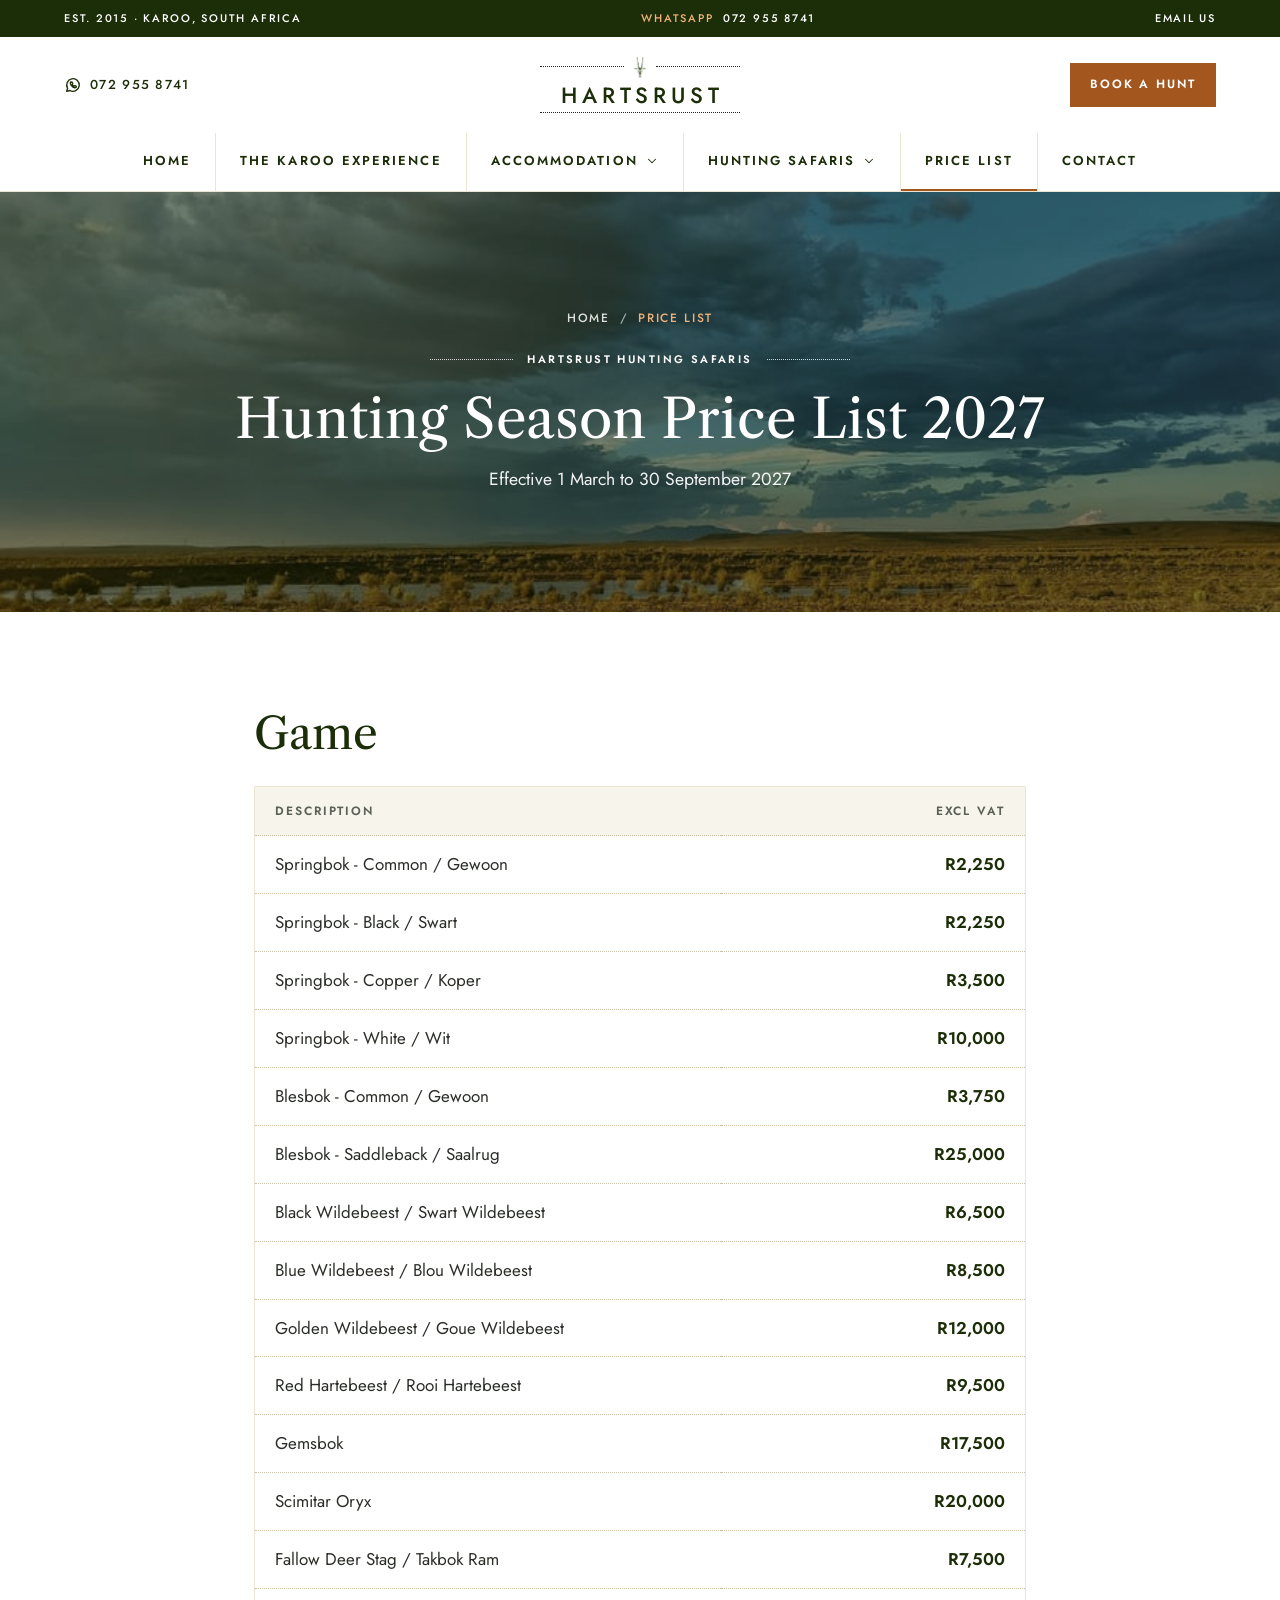
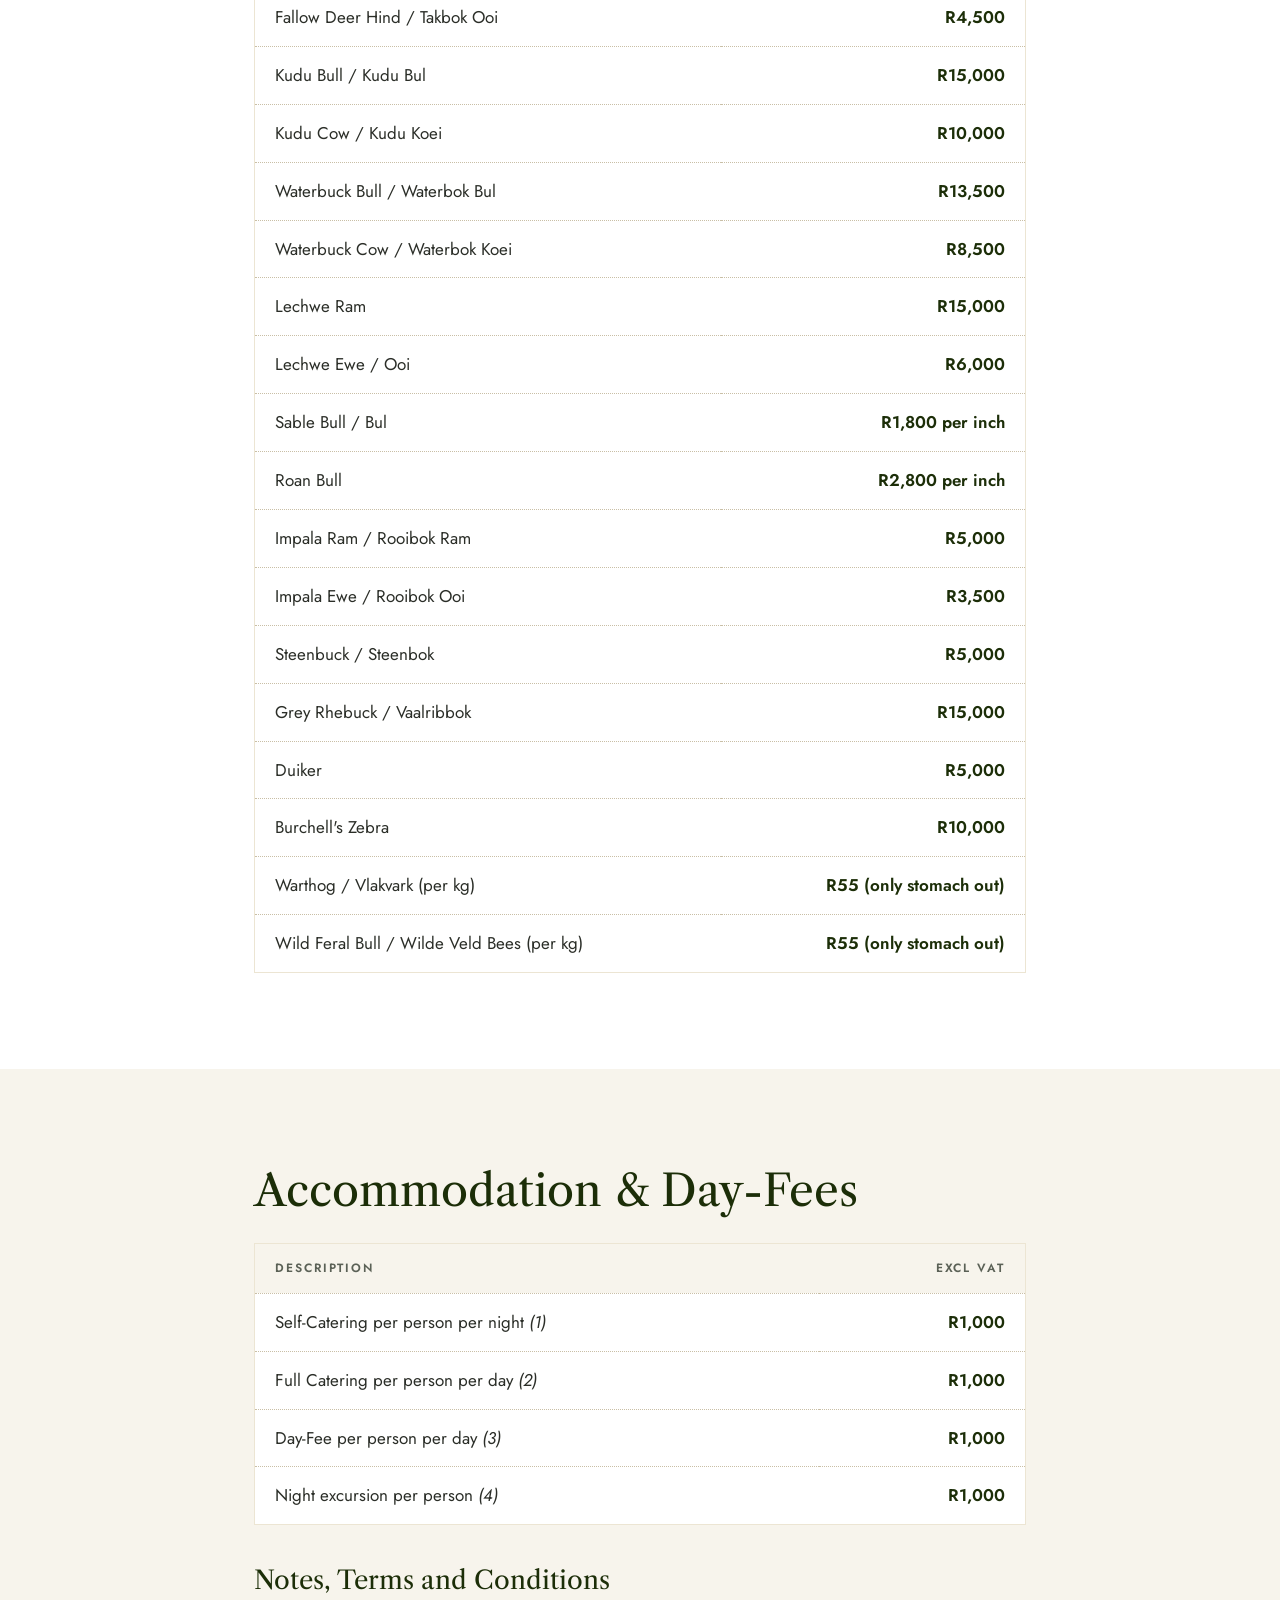
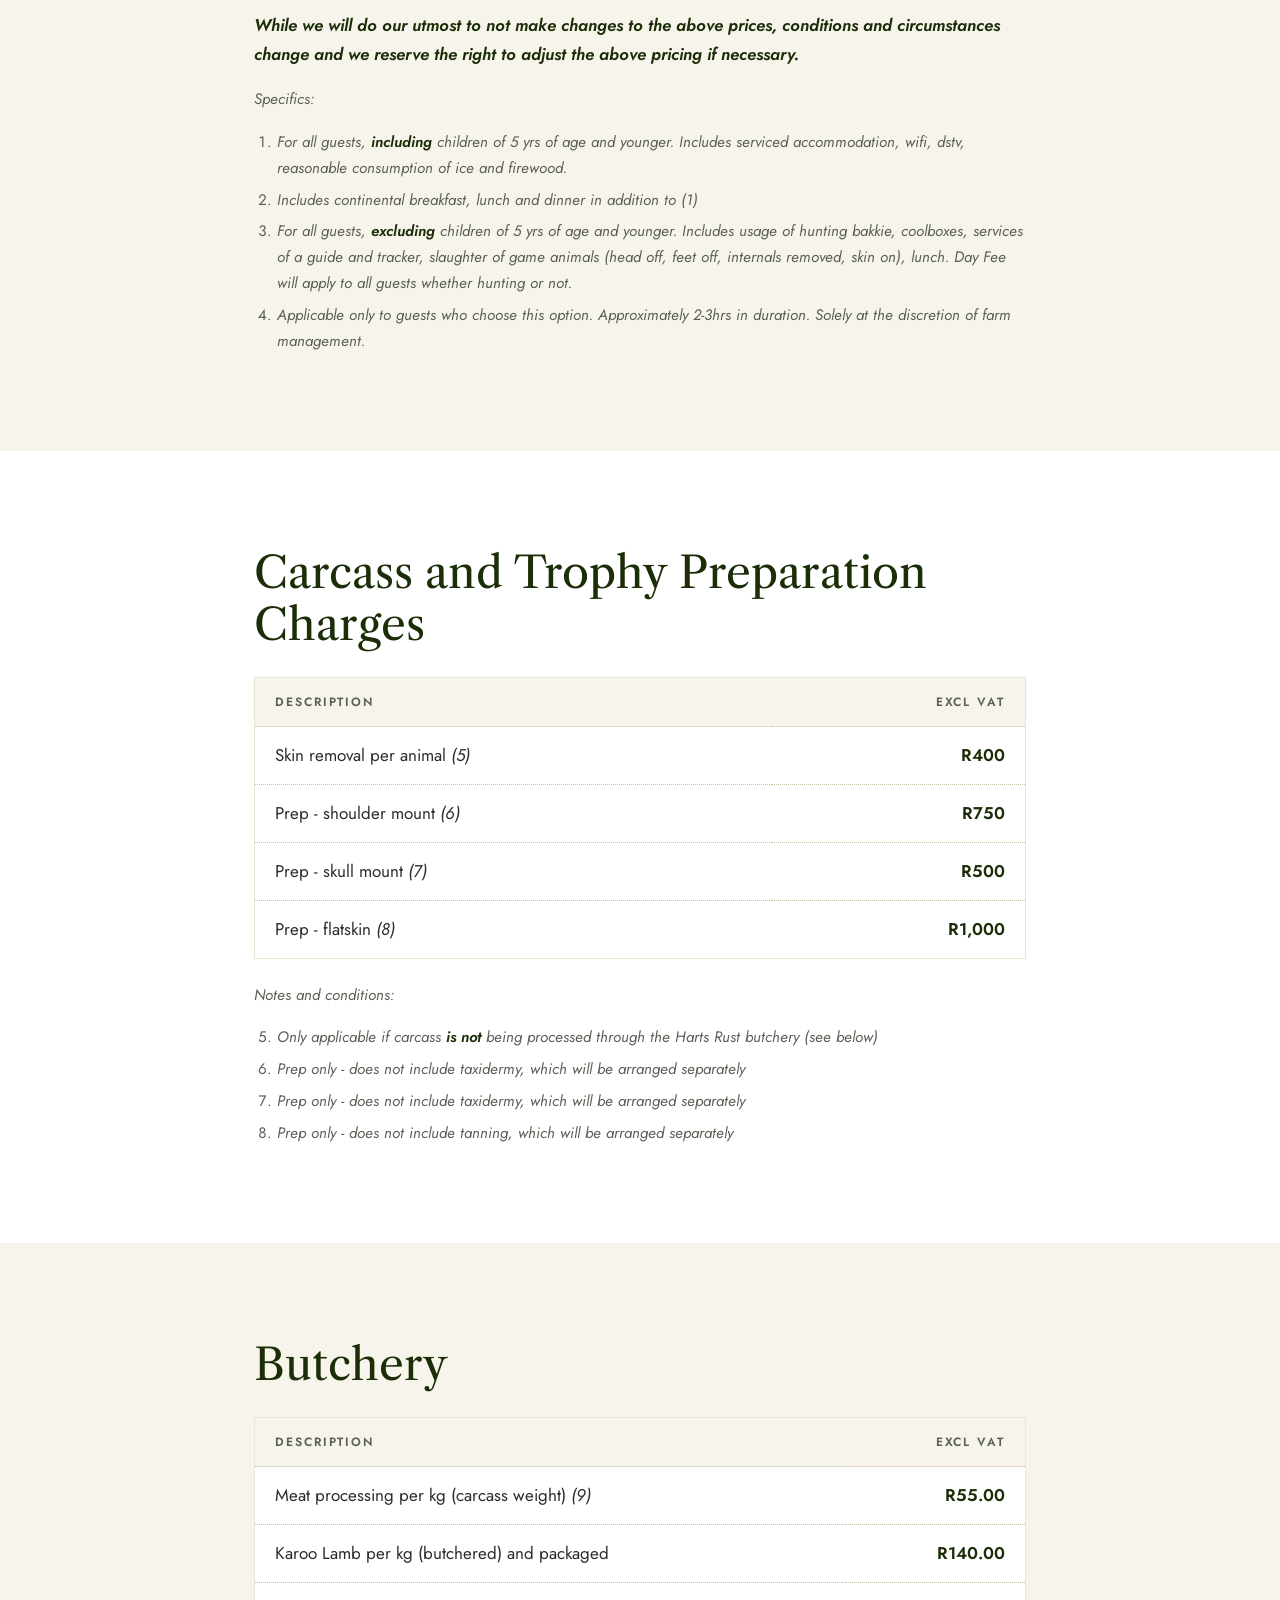
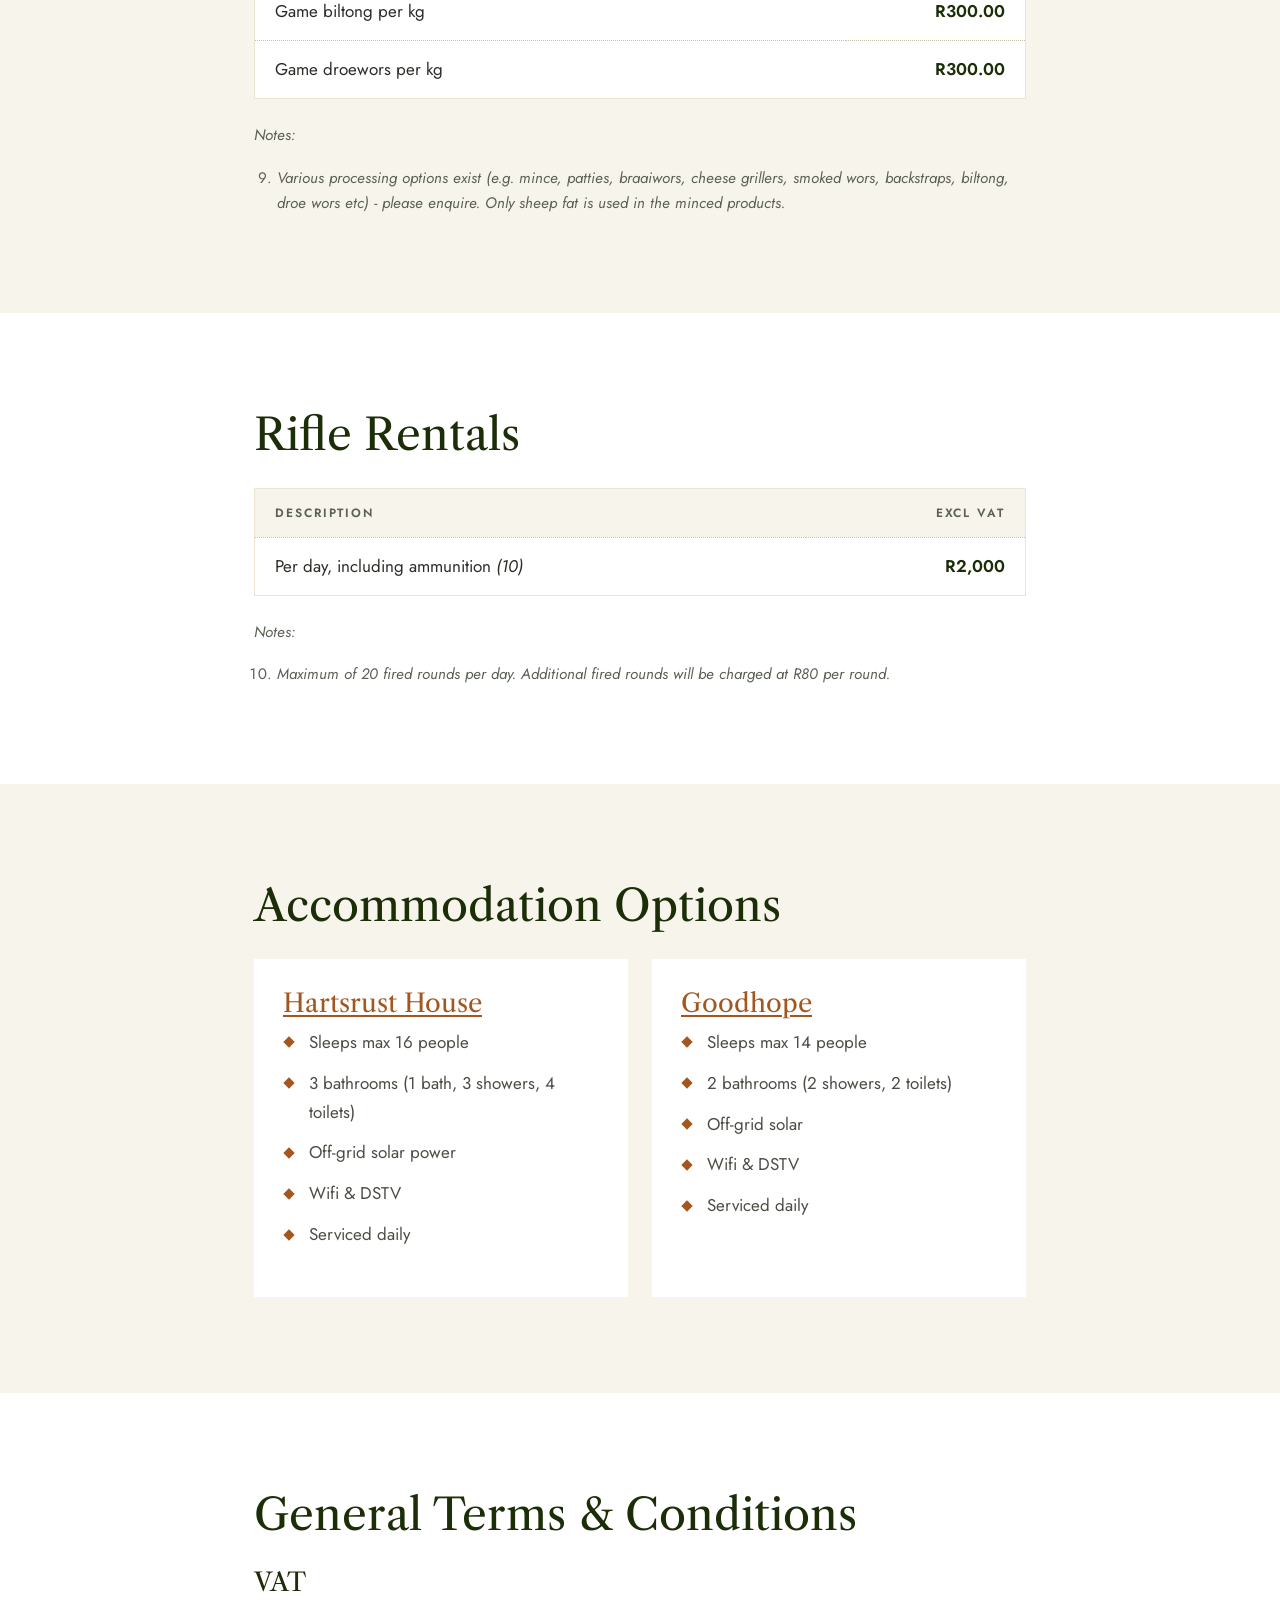
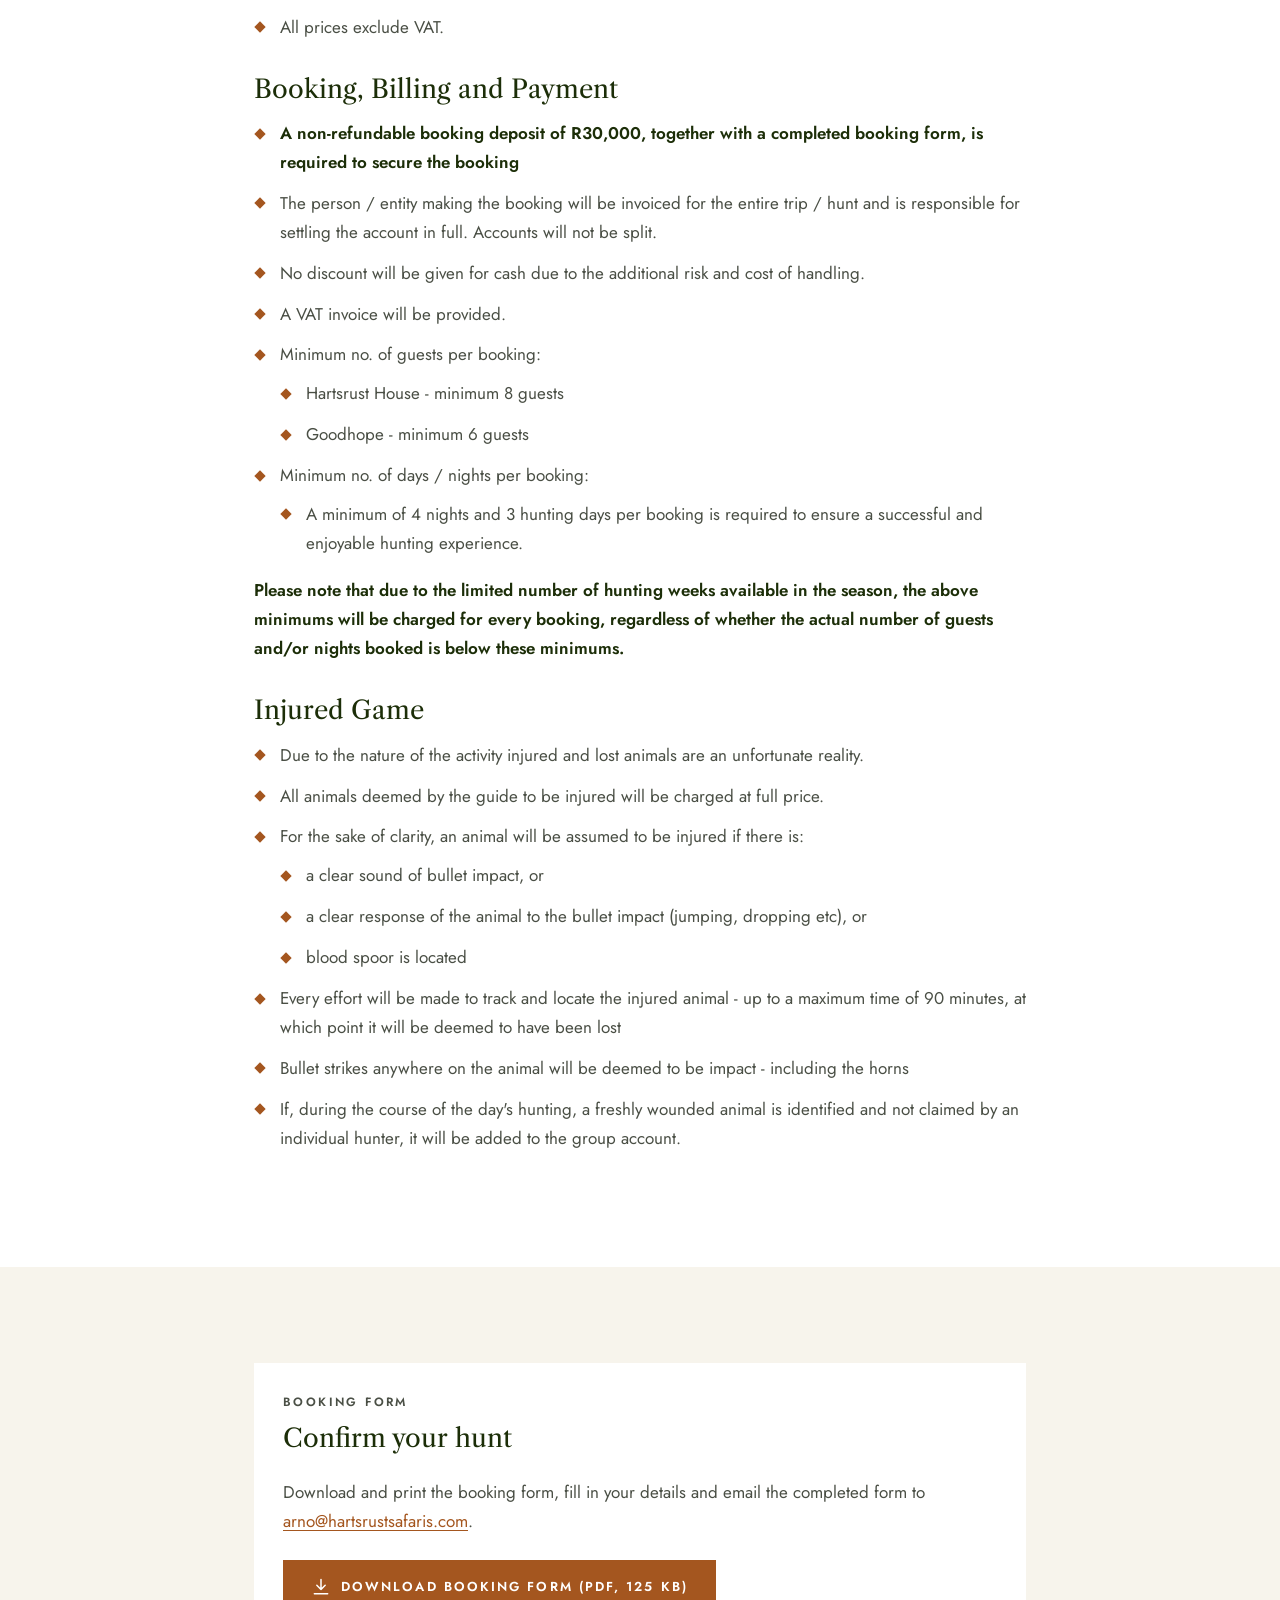
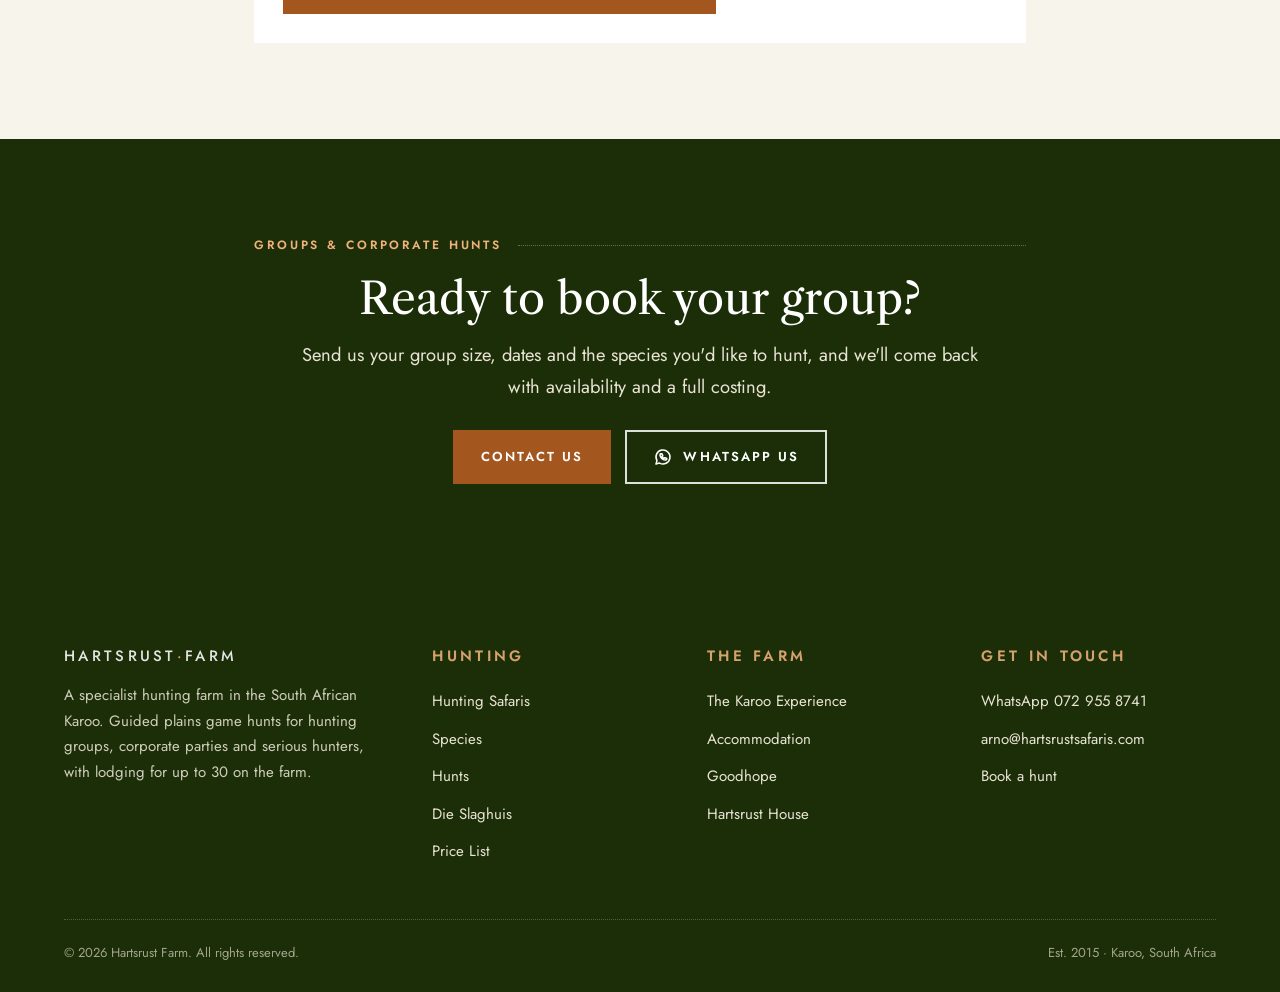
<file: price-list.html>
<!DOCTYPE html>
<html lang="en-ZA">
<head>
<meta charset="UTF-8">
<meta name="viewport" content="width=device-width, initial-scale=1.0">
<title>2027 Hunting Season Price List | Hartsrust Farm</title>
<meta name="description" content="Hartsrust Hunting Safaris price list for the 2027 hunting season: game, accommodation and day fees, carcass and trophy preparation, butchery and rifle rentals.">
<link rel="canonical" href="https://hartsrustfarm.com/price-list">
<meta name="theme-color" content="#1c2e08">
<meta property="og:type" content="website">
<meta property="og:site_name" content="Hartsrust Farm">
<meta property="og:title" content="2027 Hunting Season Price List | Hartsrust Farm">
<meta property="og:description" content="Hartsrust Hunting Safaris price list for the 2027 hunting season: game, accommodation and day fees, carcass and trophy preparation, butchery and rifle rentals.">
<meta property="og:url" content="https://hartsrustfarm.com/price-list">
<meta property="og:image" content="https://hartsrustfarm.com/images/karoo/karoo-2.jpeg">
<meta property="og:image:alt" content="Storm clouds over the Karoo plains at Hartsrust">
<meta property="og:locale" content="en_ZA">
<meta name="twitter:card" content="summary_large_image">
<meta name="twitter:title" content="2027 Hunting Season Price List | Hartsrust Farm">
<meta name="twitter:description" content="Hartsrust Hunting Safaris price list for the 2027 hunting season: game, accommodation and day fees, carcass and trophy preparation, butchery and rifle rentals.">
<meta name="twitter:image" content="https://hartsrustfarm.com/images/karoo/karoo-2.jpeg">
<link rel="icon" type="image/png" href="images/logo/buck-mark-green.png">
<link rel="apple-touch-icon" href="images/logo/buck-mark-green.png">
<link rel="preconnect" href="https://fonts.googleapis.com">
<link rel="preconnect" href="https://fonts.gstatic.com" crossorigin>
<link rel="stylesheet" href="https://fonts.googleapis.com/css2?family=Jost:wght@400;500;600&amp;family=Libre+Caslon+Text:ital,wght@0,400;0,700;1,400&amp;display=swap">
<link rel="stylesheet" href="css/styles.css?v=20261010b">
<script type="application/ld+json">
{
  "@context": "https://schema.org",
  "@graph": [
    {
      "@type": "BreadcrumbList",
      "itemListElement": [
        {
          "@type": "ListItem",
          "position": 1,
          "name": "Home",
          "item": "https://hartsrustfarm.com/"
        },
        {
          "@type": "ListItem",
          "position": 2,
          "name": "Price List",
          "item": "https://hartsrustfarm.com/price-list"
        }
      ]
    }
  ]
}
</script>
</head>
<body>
<a class="skip-link" href="#main">Skip to main content</a>

<div class="topbar">
  <div class="topbar-inner">
    <span class="topbar-loc">Est. 2015 · Karoo, South Africa</span>
    <a class="topbar-call" href="https://wa.me/27729558741?text=Hi%2C%20I%27d%20like%20to%20enquire%20about%20a%20hunt%20at%20Hartsrust." target="_blank" rel="noopener"><span class="hl">WhatsApp</span>&nbsp; 072 955 8741</a>
    <a class="topbar-mail" href="mailto:arno@hartsrustsafaris.com">Email us</a>
  </div>
</div>

<header class="site-header">
  <div class="brand-row">
    <button class="nav-toggle" type="button" aria-expanded="false" aria-controls="main-nav" aria-label="Open menu">
      <span class="icon-open"><svg width="24" height="24" viewBox="0 0 24 24" fill="none" stroke="currentColor" stroke-width="1.8" stroke-linecap="round" stroke-linejoin="round" aria-hidden="true" focusable="false"><path d="M4 7h16M4 12h16M4 17h16"/></svg></span><span class="icon-close"><svg width="24" height="24" viewBox="0 0 24 24" fill="none" stroke="currentColor" stroke-width="1.8" stroke-linecap="round" stroke-linejoin="round" aria-hidden="true" focusable="false"><path d="M6 6l12 12M18 6L6 18"/></svg></span>
    </button>
    <a class="header-phone" href="https://wa.me/27729558741?text=Hi%2C%20I%27d%20like%20to%20enquire%20about%20a%20hunt%20at%20Hartsrust." target="_blank" rel="noopener"><svg width="18" height="18" viewBox="0 0 24 24" fill="none" stroke="currentColor" stroke-width="1.8" stroke-linecap="round" stroke-linejoin="round" aria-hidden="true" focusable="false"><path d="M3.6 20.4l1.2-4.1a8.4 8.4 0 1 1 3.1 3z"/><path d="M9.2 8.6c.2-.5.6-.6 1-.6h.5l1 2.2-.8 1a5.6 5.6 0 0 0 2.4 2.4l1-.8 2.2 1v.5c0 .4-.1.8-.6 1-1 .5-2.4.4-3.9-.5a8.6 8.6 0 0 1-2.8-2.8c-.9-1.5-1-2.9-.5-3.9z"/></svg> <span class="visually-hidden">WhatsApp </span>072 955 8741</a>
    <a class="brand" href="./">
      <span class="brand-rule"><img src="images/logo/buck-mark-green.png" alt="" width="400" height="702"></span>
      <span class="brand-name">Hartsrust</span>
      <span class="brand-rule-bottom"></span>
    </a>
    <a class="header-book" href="contact"><svg width="22" height="22" viewBox="0 0 24 24" fill="none" stroke="currentColor" stroke-width="1.8" stroke-linecap="round" stroke-linejoin="round" aria-hidden="true" focusable="false"><rect x="3" y="5" width="18" height="16" rx="1"/><path d="M3 10h18M8 3v4M16 3v4"/></svg><span class="label">Book a hunt</span></a>
  </div>
  <nav class="main-nav" id="main-nav" aria-label="Main">
    <ul class="nav-list">
      <li><a href="./">Home</a></li>
      <li><a href="the-karoo-experience">The Karoo Experience</a></li>
      <li class="has-submenu">
        <button class="submenu-toggle" type="button" aria-expanded="false" aria-controls="submenu-accommodation">Accommodation <span class="chevron"><svg width="14" height="14" viewBox="0 0 24 24" fill="none" stroke="currentColor" stroke-width="1.8" stroke-linecap="round" stroke-linejoin="round" aria-hidden="true" focusable="false"><path d="M6 9l6 6 6-6"/></svg></span></button>
        <ul class="submenu" id="submenu-accommodation">
          <li><a href="accommodation">Overview</a></li>
          <li><a href="goodhope">Goodhope</a></li>
          <li><a href="hartsrust-house">Hartsrust House</a></li>
        </ul>
      </li>
      <li class="has-submenu">
        <button class="submenu-toggle" type="button" aria-expanded="false" aria-controls="submenu-hunting">Hunting Safaris <span class="chevron"><svg width="14" height="14" viewBox="0 0 24 24" fill="none" stroke="currentColor" stroke-width="1.8" stroke-linecap="round" stroke-linejoin="round" aria-hidden="true" focusable="false"><path d="M6 9l6 6 6-6"/></svg></span></button>
        <ul class="submenu" id="submenu-hunting">
          <li><a href="hunting-safaris">Overview</a></li>
          <li><a href="species">Species</a></li>
          <li><a href="hunts">Hunts</a></li>
          <li><a href="die-slaghuis">Die Slaghuis</a></li>
        </ul>
      </li>
      <li><a href="price-list" aria-current="page">Price List</a></li>
      <li><a href="contact">Contact</a></li>
    </ul>
    <div class="nav-cta"><a class="btn btn-primary" href="contact">Book a hunt</a></div>
  </nav>
</header>

<main id="main">

  <section class="page-hero">
    <img src="images/karoo/karoo-2.jpeg" alt="Storm clouds over the Karoo plains at Hartsrust" width="900" height="675" fetchpriority="high">
    <div class="container">
      <nav class="breadcrumb" aria-label="Breadcrumb"><ol><li><a href="./">Home</a></li><li><span aria-current="page">Price List</span></li></ol></nav>
      <p class="lockup-rule">Hartsrust Hunting Safaris</p>
      <h1>Hunting Season Price List 2027</h1>
      <p class="hero-sub">Effective 1 March to 30 September 2027</p>
    </div>
  </section>

  <section class="section" id="game" aria-labelledby="game-title">
    <div class="container container-narrow">
      <h2 id="game-title">Game</h2>
      <div class="table-scroll">
        <table class="price-table">
          <caption class="visually-hidden">Game</caption>
          <thead><tr><th scope="col">Description</th><th scope="col">Excl VAT</th></tr></thead>
          <tbody>
            <tr><td>Springbok - Common / Gewoon</td><td>R2,250</td></tr>
            <tr><td>Springbok - Black / Swart</td><td>R2,250</td></tr>
            <tr><td>Springbok - Copper / Koper</td><td>R3,500</td></tr>
            <tr><td>Springbok - White / Wit</td><td>R10,000</td></tr>
            <tr><td>Blesbok - Common / Gewoon</td><td>R3,750</td></tr>
            <tr><td>Blesbok - Saddleback / Saalrug</td><td>R25,000</td></tr>
            <tr><td>Black Wildebeest / Swart Wildebeest</td><td>R6,500</td></tr>
            <tr><td>Blue Wildebeest / Blou Wildebeest</td><td>R8,500</td></tr>
            <tr><td>Golden Wildebeest / Goue Wildebeest</td><td>R12,000</td></tr>
            <tr><td>Red Hartebeest / Rooi Hartebeest</td><td>R9,500</td></tr>
            <tr><td>Gemsbok</td><td>R17,500</td></tr>
            <tr><td>Scimitar Oryx</td><td>R20,000</td></tr>
            <tr><td>Fallow Deer Stag / Takbok Ram</td><td>R7,500</td></tr>
            <tr><td>Fallow Deer Hind / Takbok Ooi</td><td>R4,500</td></tr>
            <tr><td>Kudu Bull / Kudu Bul</td><td>R15,000</td></tr>
            <tr><td>Kudu Cow / Kudu Koei</td><td>R10,000</td></tr>
            <tr><td>Waterbuck Bull / Waterbok Bul</td><td>R13,500</td></tr>
            <tr><td>Waterbuck Cow / Waterbok Koei</td><td>R8,500</td></tr>
            <tr><td>Lechwe Ram</td><td>R15,000</td></tr>
            <tr><td>Lechwe Ewe / Ooi</td><td>R6,000</td></tr>
            <tr><td>Sable Bull / Bul</td><td>R1,800 per inch</td></tr>
            <tr><td>Roan Bull</td><td>R2,800 per inch</td></tr>
            <tr><td>Impala Ram / Rooibok Ram</td><td>R5,000</td></tr>
            <tr><td>Impala Ewe / Rooibok Ooi</td><td>R3,500</td></tr>
            <tr><td>Steenbuck / Steenbok</td><td>R5,000</td></tr>
            <tr><td>Grey Rhebuck / Vaalribbok</td><td>R15,000</td></tr>
            <tr><td>Duiker</td><td>R5,000</td></tr>
            <tr><td>Burchell's Zebra</td><td>R10,000</td></tr>
            <tr><td>Warthog / Vlakvark (per kg)</td><td>R55 (only stomach out)</td></tr>
            <tr><td>Wild Feral Bull / Wilde Veld Bees (per kg)</td><td>R55 (only stomach out)</td></tr>
          </tbody>
        </table>
      </div>
    </div>
  </section>

  <section class="section section-cream" id="rates" aria-labelledby="rates-title">
    <div class="container container-narrow">
      <h2 id="rates-title">Accommodation &amp; Day-Fees</h2>
      <div class="table-scroll">
        <table class="price-table">
          <caption class="visually-hidden">Accommodation and day-fees</caption>
          <thead><tr><th scope="col">Description</th><th scope="col">Excl VAT</th></tr></thead>
          <tbody>
            <tr><td>Self-Catering per person per night <em>(1)</em></td><td>R1,000</td></tr>
            <tr><td>Full Catering per person per day <em>(2)</em></td><td>R1,000</td></tr>
            <tr><td>Day-Fee per person per day <em>(3)</em></td><td>R1,000</td></tr>
            <tr><td>Night excursion per person <em>(4)</em></td><td>R1,000</td></tr>
          </tbody>
        </table>
      </div>

      <h3 style="margin-top: 40px">Notes, Terms and Conditions</h3>
      <p><strong><em>While we will do our utmost to not make changes to the above prices, conditions and circumstances change and we reserve the right to adjust the above pricing if necessary.</em></strong></p>
      <p class="price-note"><em>Specifics:</em></p>
      <ol class="price-note">
        <li><em>For all guests, <strong>including</strong> children of 5 yrs of age and younger. Includes serviced accommodation, wifi, dstv, reasonable consumption of ice and firewood.</em></li>
        <li><em>Includes continental breakfast, lunch and dinner in addition to (1)</em></li>
        <li><em>For all guests, <strong>excluding</strong> children of 5 yrs of age and younger. Includes usage of hunting bakkie, coolboxes, services of a guide and tracker, slaughter of game animals (head off, feet off, internals removed, skin on), lunch. Day Fee will apply to all guests whether hunting or not.</em></li>
        <li><em>Applicable only to guests who choose this option. Approximately 2-3hrs in duration. Solely at the discretion of farm management.</em></li>
      </ol>
    </div>
  </section>

  <section class="section" id="trophy-preparation" aria-labelledby="prep-title">
    <div class="container container-narrow">
      <h2 id="prep-title">Carcass and Trophy Preparation Charges</h2>
      <div class="table-scroll">
        <table class="price-table">
          <caption class="visually-hidden">Carcass and trophy preparation charges</caption>
          <thead><tr><th scope="col">Description</th><th scope="col">Excl VAT</th></tr></thead>
          <tbody>
            <tr><td>Skin removal per animal <em>(5)</em></td><td>R400</td></tr>
            <tr><td>Prep - shoulder mount <em>(6)</em></td><td>R750</td></tr>
            <tr><td>Prep - skull mount <em>(7)</em></td><td>R500</td></tr>
            <tr><td>Prep - flatskin <em>(8)</em></td><td>R1,000</td></tr>
          </tbody>
        </table>
      </div>
      <p class="price-note" style="margin-top: 24px"><em>Notes and conditions:</em></p>
      <ol class="price-note" start="5">
        <li><em>Only applicable if carcass <strong>is not</strong> being processed through the Harts Rust butchery (see below)</em></li>
        <li><em>Prep only - does not include taxidermy, which will be arranged separately</em></li>
        <li><em>Prep only - does not include taxidermy, which will be arranged separately</em></li>
        <li><em>Prep only - does not include tanning, which will be arranged separately</em></li>
      </ol>
    </div>
  </section>

  <section class="section section-cream" id="butchery" aria-labelledby="butchery-title">
    <div class="container container-narrow">
      <h2 id="butchery-title">Butchery</h2>
      <div class="table-scroll">
        <table class="price-table">
          <caption class="visually-hidden">Butchery</caption>
          <thead><tr><th scope="col">Description</th><th scope="col">Excl VAT</th></tr></thead>
          <tbody>
            <tr><td>Meat processing per kg (carcass weight) <em>(9)</em></td><td>R55.00</td></tr>
            <tr><td>Karoo Lamb per kg (butchered) and packaged</td><td>R140.00</td></tr>
            <tr><td>Game biltong per kg</td><td>R300.00</td></tr>
            <tr><td>Game droewors per kg</td><td>R300.00</td></tr>
          </tbody>
        </table>
      </div>
      <p class="price-note" style="margin-top: 24px"><em>Notes:</em></p>
      <ol class="price-note" start="9">
        <li><em>Various processing options exist (e.g. mince, patties, braaiwors, cheese grillers, smoked wors, backstraps, biltong, droe wors etc) - please enquire. Only sheep fat is used in the minced products.</em></li>
      </ol>
    </div>
  </section>

  <section class="section" id="rifle-rentals" aria-labelledby="rifles-title">
    <div class="container container-narrow">
      <h2 id="rifles-title">Rifle Rentals</h2>
      <div class="table-scroll">
        <table class="price-table">
          <caption class="visually-hidden">Rifle rentals</caption>
          <thead><tr><th scope="col">Description</th><th scope="col">Excl VAT</th></tr></thead>
          <tbody>
            <tr><td>Per day, including ammunition <em>(10)</em></td><td>R2,000</td></tr>
          </tbody>
        </table>
      </div>
      <p class="price-note" style="margin-top: 24px"><em>Notes:</em></p>
      <ol class="price-note" start="10">
        <li><em>Maximum of 20 fired rounds per day. Additional fired rounds will be charged at R80 per round.</em></li>
      </ol>
    </div>
  </section>

  <section class="section section-cream" id="accommodation-options" aria-labelledby="options-title">
    <div class="container container-narrow">
      <h2 id="options-title">Accommodation Options</h2>
      <div class="card-grid cols-2">
        <div class="card">
          <div class="card-body">
            <h3><a href="hartsrust-house">Hartsrust House</a></h3>
            <ul class="check-list">
              <li>Sleeps max 16 people</li>
              <li>3 bathrooms (1 bath, 3 showers, 4 toilets)</li>
              <li>Off-grid solar power</li>
              <li>Wifi &amp; DSTV</li>
              <li>Serviced daily</li>
            </ul>
          </div>
        </div>
        <div class="card">
          <div class="card-body">
            <h3><a href="goodhope">Goodhope</a></h3>
            <ul class="check-list">
              <li>Sleeps max 14 people</li>
              <li>2 bathrooms (2 showers, 2 toilets)</li>
              <li>Off-grid solar</li>
              <li>Wifi &amp; DSTV</li>
              <li>Serviced daily</li>
            </ul>
          </div>
        </div>
      </div>
    </div>
  </section>

  <section class="section" id="terms" aria-labelledby="terms-title">
    <div class="container container-narrow">
      <h2 id="terms-title">General Terms &amp; Conditions</h2>

      <h3>VAT</h3>
      <ul class="check-list">
        <li>All prices exclude VAT.</li>
      </ul>

      <h3 style="margin-top: 32px">Booking, Billing and Payment</h3>
      <ul class="check-list">
        <li><strong>A non-refundable booking deposit of R30,000, together with a completed booking form, is required to secure the booking</strong></li>
        <li>The person / entity making the booking will be invoiced for the entire trip / hunt and is responsible for settling the account in full. Accounts will not be split.</li>
        <li>No discount will be given for cash due to the additional risk and cost of handling.</li>
        <li>A VAT invoice will be provided.</li>
        <li>Minimum no. of guests per booking:
          <ul class="check-list" style="margin: 10px 0 0">
            <li>Hartsrust House - minimum 8 guests</li>
            <li>Goodhope - minimum 6 guests</li>
          </ul>
        </li>
        <li>Minimum no. of days / nights per booking:
          <ul class="check-list" style="margin: 10px 0 0">
            <li>A minimum of 4 nights and 3 hunting days per booking is required to ensure a successful and enjoyable hunting experience.</li>
          </ul>
        </li>
      </ul>
      <p><strong>Please note that due to the limited number of hunting weeks available in the season, the above minimums will be charged for every booking, regardless of whether the actual number of guests and/or nights booked is below these minimums.</strong></p>

      <h3 style="margin-top: 32px">Injured Game</h3>
      <ul class="check-list">
        <li>Due to the nature of the activity injured and lost animals are an unfortunate reality.</li>
        <li>All animals deemed by the guide to be injured will be charged at full price.</li>
        <li>For the sake of clarity, an animal will be assumed to be injured if there is:
          <ul class="check-list" style="margin: 10px 0 0">
            <li>a clear sound of bullet impact, or</li>
            <li>a clear response of the animal to the bullet impact (jumping, dropping etc), or</li>
            <li>blood spoor is located</li>
          </ul>
        </li>
        <li>Every effort will be made to track and locate the injured animal - up to a maximum time of 90 minutes, at which point it will be deemed to have been lost</li>
        <li>Bullet strikes anywhere on the animal will be deemed to be impact - including the horns</li>
        <li>If, during the course of the day's hunting, a freshly wounded animal is identified and not claimed by an individual hunter, it will be added to the group account.</li>
      </ul>
    </div>
  </section>

  <section class="section section-cream" id="booking-form" aria-labelledby="form-title">
    <div class="container container-narrow">
      <div class="card">
        <div class="card-body">
          <p class="card-kicker">Booking form</p>
          <h2 id="form-title" style="font-size: 1.6rem">Confirm your hunt</h2>
          <p>Download and print the booking form, fill in your details and email the completed form to <a href="mailto:arno@hartsrustsafaris.com">arno@hartsrustsafaris.com</a>.</p>
          <a class="btn btn-primary" href="downloads/hartsrust-hunt-booking-form.pdf" download><svg width="20" height="20" viewBox="0 0 24 24" fill="none" stroke="currentColor" stroke-width="1.8" stroke-linecap="round" stroke-linejoin="round" aria-hidden="true" focusable="false"><path d="M12 3v12M7 10l5 5 5-5M4 20h16"/></svg> Download booking form (PDF, 125 KB)</a>
        </div>
      </div>
    </div>
  </section>

  <section class="section section-forest cta-strip" aria-labelledby="cta-title">
    <div class="container container-narrow">
      <p class="eyebrow">Groups &amp; corporate hunts</p>
      <h2 id="cta-title">Ready to book your group?</h2>
      <p class="lead">Send us your group size, dates and the species you'd like to hunt, and we'll come back with availability and a full costing.</p>
      <div class="btn-row">
        <a class="btn btn-primary" href="contact">Contact us</a>
        <a class="btn btn-outline-light" href="https://wa.me/27729558741?text=Hi%2C%20I%27d%20like%20to%20enquire%20about%20a%20hunt%20at%20Hartsrust." target="_blank" rel="noopener"><svg width="20" height="20" viewBox="0 0 24 24" fill="none" stroke="currentColor" stroke-width="1.8" stroke-linecap="round" stroke-linejoin="round" aria-hidden="true" focusable="false"><path d="M3.6 20.4l1.2-4.1a8.4 8.4 0 1 1 3.1 3z"/><path d="M9.2 8.6c.2-.5.6-.6 1-.6h.5l1 2.2-.8 1a5.6 5.6 0 0 0 2.4 2.4l1-.8 2.2 1v.5c0 .4-.1.8-.6 1-1 .5-2.4.4-3.9-.5a8.6 8.6 0 0 1-2.8-2.8c-.9-1.5-1-2.9-.5-3.9z"/></svg> WhatsApp us</a>
      </div>
    </div>
  </section>

</main>

<footer class="site-footer">
  <div class="container">
    <div class="footer-grid">
      <div>
        <p class="footer-brand">Hartsrust<span class="brand-dot" aria-hidden="true">·</span><span class="visually-hidden"> </span>Farm</p>
        <p>A specialist hunting farm in the South African Karoo. Guided plains game hunts for hunting groups, corporate parties and serious hunters, with lodging for up to 30 on the farm.</p>
      </div>
      <div>
        <p class="footer-title">Hunting</p>
        <ul class="footer-links">
          <li><a href="hunting-safaris">Hunting Safaris</a></li>
          <li><a href="species">Species</a></li>
          <li><a href="hunts">Hunts</a></li>
          <li><a href="die-slaghuis">Die Slaghuis</a></li>
          <li><a href="price-list">Price List</a></li>
        </ul>
      </div>
      <div>
        <p class="footer-title">The farm</p>
        <ul class="footer-links">
          <li><a href="the-karoo-experience">The Karoo Experience</a></li>
          <li><a href="accommodation">Accommodation</a></li>
          <li><a href="goodhope">Goodhope</a></li>
          <li><a href="hartsrust-house">Hartsrust House</a></li>
        </ul>
      </div>
      <div>
        <p class="footer-title">Get in touch</p>
        <ul class="footer-links">
          <li><a href="https://wa.me/27729558741?text=Hi%2C%20I%27d%20like%20to%20enquire%20about%20a%20hunt%20at%20Hartsrust." target="_blank" rel="noopener">WhatsApp 072 955 8741</a></li>
          <li><a href="mailto:arno@hartsrustsafaris.com">arno@hartsrustsafaris.com</a></li>
          <li><a href="contact">Book a hunt</a></li>
        </ul>
      </div>
    </div>
    <div class="footer-bottom">
      <p>&copy; <span id="year">2026</span> Hartsrust Farm. All rights reserved.</p>
      <p>Est. 2015 · Karoo, South Africa</p>
    </div>
  </div>
</footer>
<script src="js/main.js?v=20261010b"></script>
</body>
</html>
</file>
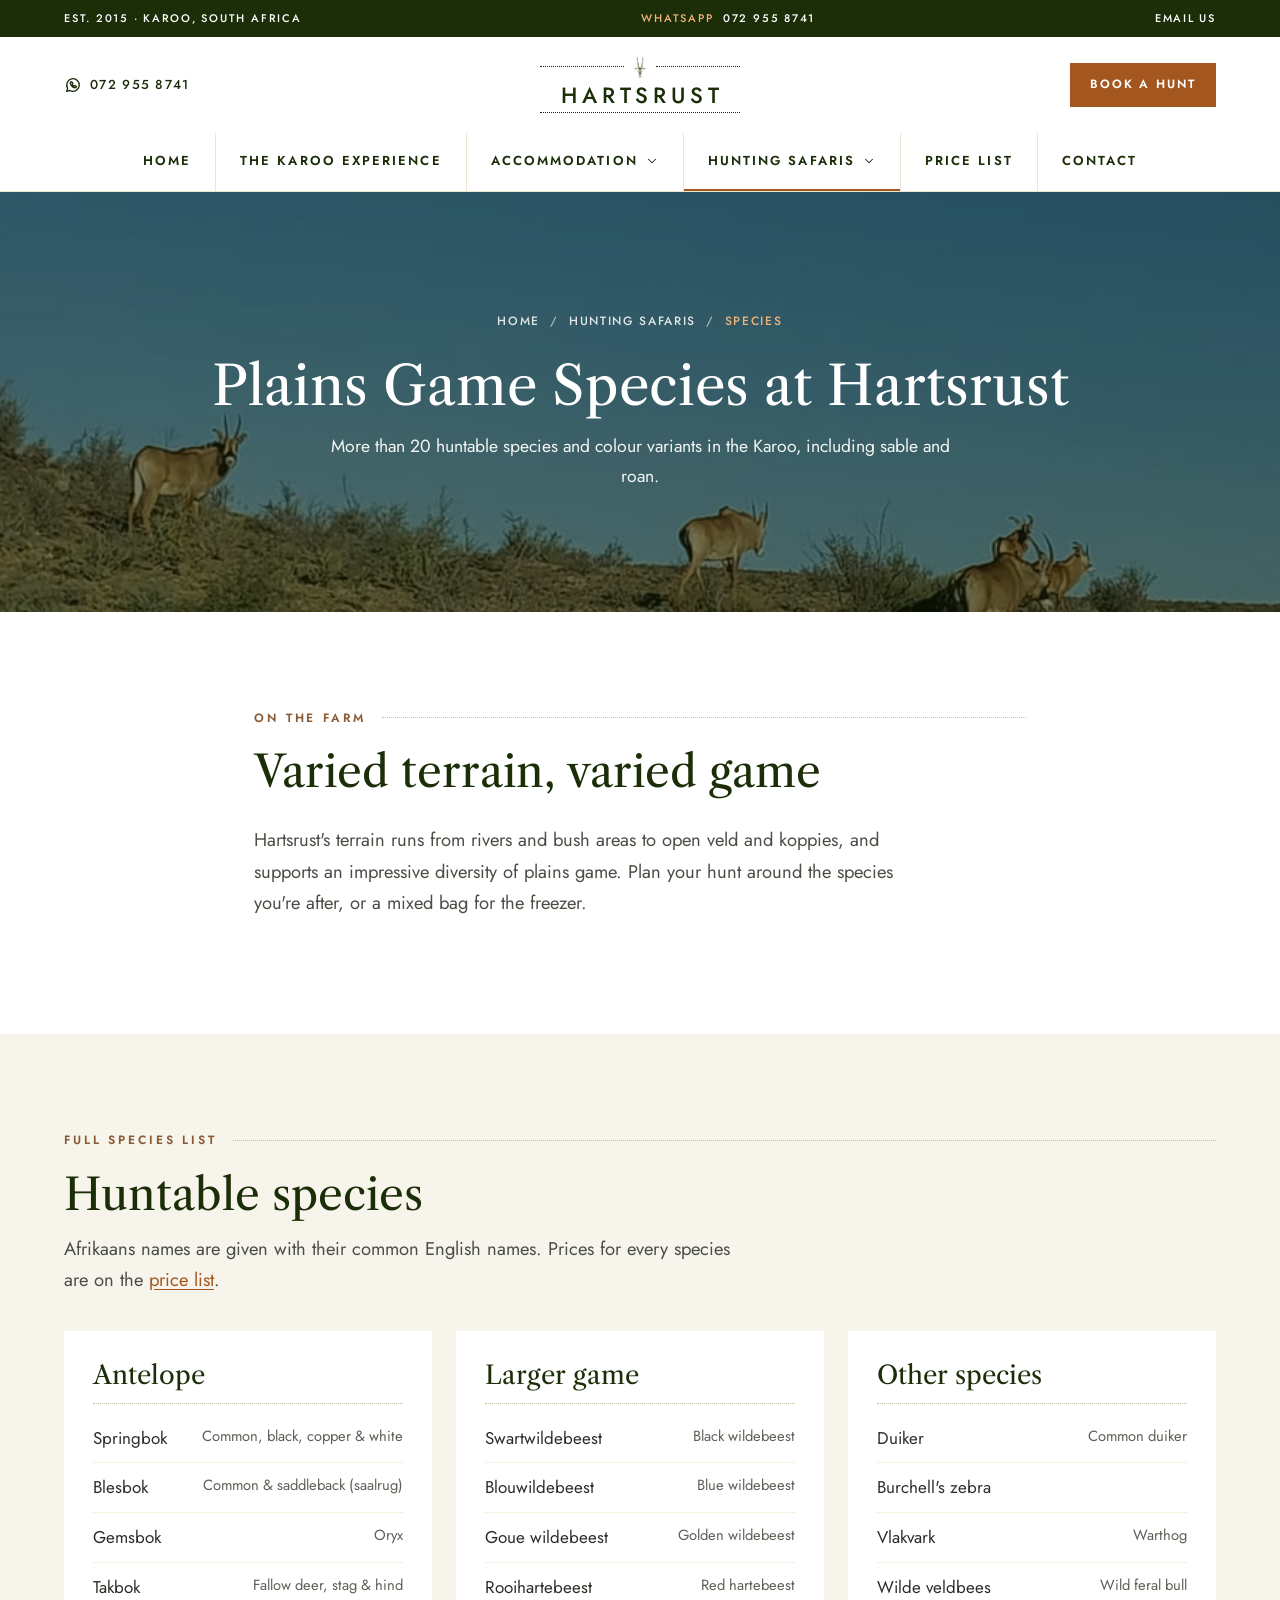
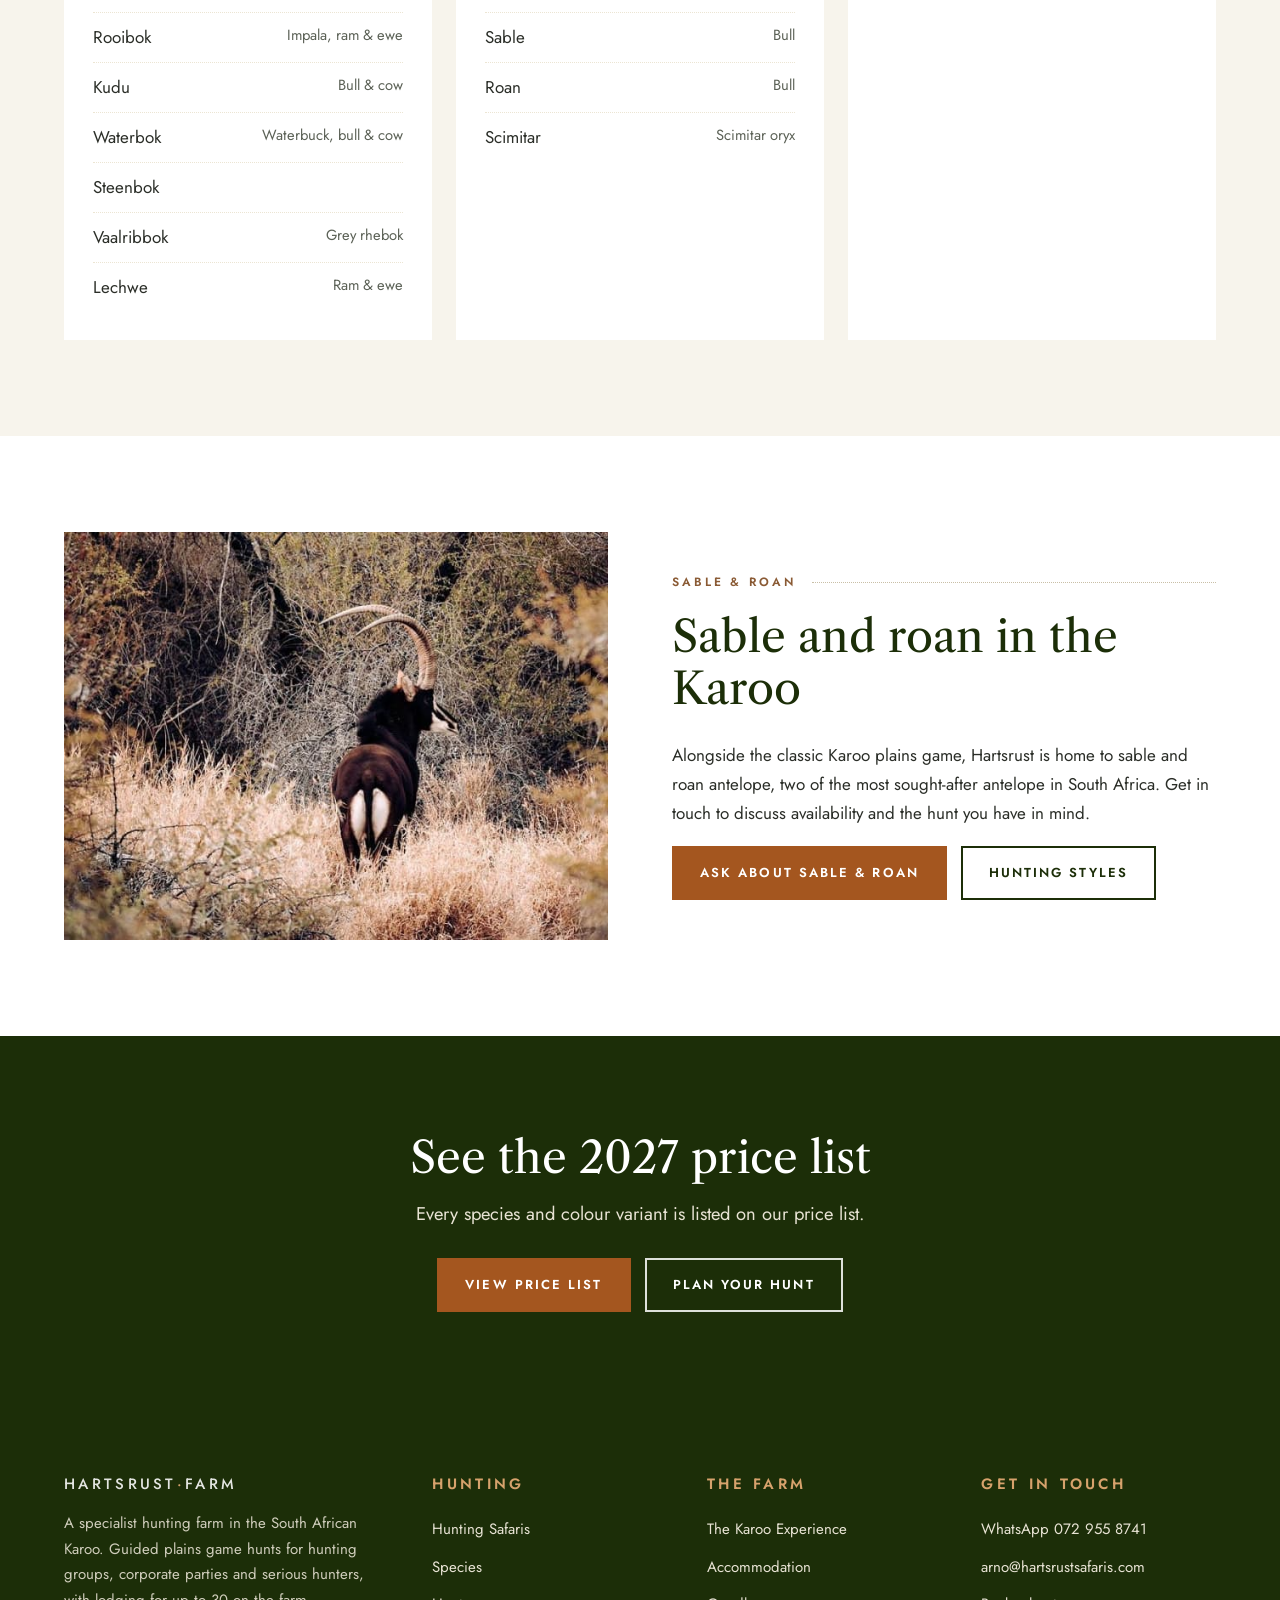
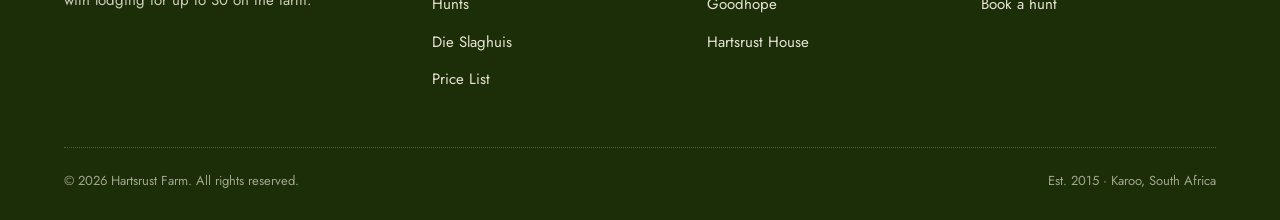
<file: species.html>
<!DOCTYPE html>
<html lang="en-ZA">
<head>
<meta charset="UTF-8">
<meta name="viewport" content="width=device-width, initial-scale=1.0">
<title>Plains Game Species to Hunt in the Karoo | Hartsrust Farm</title>
<meta name="description" content="Hunt 20+ plains game species at Hartsrust in the Karoo: springbok in four colour variants, kudu, gemsbok, sable, roan, wildebeest, lechwe and more.">
<link rel="canonical" href="https://hartsrustfarm.com/species">
<meta name="theme-color" content="#1c2e08">
<meta property="og:type" content="website">
<meta property="og:site_name" content="Hartsrust Farm">
<meta property="og:title" content="Plains Game Species to Hunt in the Karoo | Hartsrust Farm">
<meta property="og:description" content="Hunt 20+ plains game species at Hartsrust in the Karoo: springbok in four colour variants, kudu, gemsbok, sable, roan, wildebeest, lechwe and more.">
<meta property="og:url" content="https://hartsrustfarm.com/species">
<meta property="og:image" content="https://hartsrustfarm.com/images/karoo/karoo-1.jpeg">
<meta property="og:image:alt" content="Roan antelope on a ridge in the Karoo veld">
<meta property="og:locale" content="en_ZA">
<meta name="twitter:card" content="summary_large_image">
<meta name="twitter:title" content="Plains Game Species to Hunt in the Karoo | Hartsrust Farm">
<meta name="twitter:description" content="Hunt 20+ plains game species at Hartsrust in the Karoo: springbok in four colour variants, kudu, gemsbok, sable, roan, wildebeest, lechwe and more.">
<meta name="twitter:image" content="https://hartsrustfarm.com/images/karoo/karoo-1.jpeg">
<link rel="icon" type="image/png" href="images/logo/buck-mark-green.png">
<link rel="apple-touch-icon" href="images/logo/buck-mark-green.png">
<link rel="preconnect" href="https://fonts.googleapis.com">
<link rel="preconnect" href="https://fonts.gstatic.com" crossorigin>
<link rel="stylesheet" href="https://fonts.googleapis.com/css2?family=Jost:wght@400;500;600&amp;family=Libre+Caslon+Text:ital,wght@0,400;0,700;1,400&amp;display=swap">
<link rel="stylesheet" href="css/styles.css?v=20261010b">
<script type="application/ld+json">
{
  "@context": "https://schema.org",
  "@graph": [
    {
      "@type": "BreadcrumbList",
      "itemListElement": [
        {
          "@type": "ListItem",
          "position": 1,
          "name": "Home",
          "item": "https://hartsrustfarm.com/"
        },
        {
          "@type": "ListItem",
          "position": 2,
          "name": "Hunting Safaris",
          "item": "https://hartsrustfarm.com/hunting-safaris"
        },
        {
          "@type": "ListItem",
          "position": 3,
          "name": "Species",
          "item": "https://hartsrustfarm.com/species"
        }
      ]
    }
  ]
}
</script>
</head>
<body>
<a class="skip-link" href="#main">Skip to main content</a>

<div class="topbar">
  <div class="topbar-inner">
    <span class="topbar-loc">Est. 2015 · Karoo, South Africa</span>
    <a class="topbar-call" href="https://wa.me/27729558741?text=Hi%2C%20I%27d%20like%20to%20enquire%20about%20a%20hunt%20at%20Hartsrust." target="_blank" rel="noopener"><span class="hl">WhatsApp</span>&nbsp; 072 955 8741</a>
    <a class="topbar-mail" href="mailto:arno@hartsrustsafaris.com">Email us</a>
  </div>
</div>

<header class="site-header">
  <div class="brand-row">
    <button class="nav-toggle" type="button" aria-expanded="false" aria-controls="main-nav" aria-label="Open menu">
      <span class="icon-open"><svg width="24" height="24" viewBox="0 0 24 24" fill="none" stroke="currentColor" stroke-width="1.8" stroke-linecap="round" stroke-linejoin="round" aria-hidden="true" focusable="false"><path d="M4 7h16M4 12h16M4 17h16"/></svg></span><span class="icon-close"><svg width="24" height="24" viewBox="0 0 24 24" fill="none" stroke="currentColor" stroke-width="1.8" stroke-linecap="round" stroke-linejoin="round" aria-hidden="true" focusable="false"><path d="M6 6l12 12M18 6L6 18"/></svg></span>
    </button>
    <a class="header-phone" href="https://wa.me/27729558741?text=Hi%2C%20I%27d%20like%20to%20enquire%20about%20a%20hunt%20at%20Hartsrust." target="_blank" rel="noopener"><svg width="18" height="18" viewBox="0 0 24 24" fill="none" stroke="currentColor" stroke-width="1.8" stroke-linecap="round" stroke-linejoin="round" aria-hidden="true" focusable="false"><path d="M3.6 20.4l1.2-4.1a8.4 8.4 0 1 1 3.1 3z"/><path d="M9.2 8.6c.2-.5.6-.6 1-.6h.5l1 2.2-.8 1a5.6 5.6 0 0 0 2.4 2.4l1-.8 2.2 1v.5c0 .4-.1.8-.6 1-1 .5-2.4.4-3.9-.5a8.6 8.6 0 0 1-2.8-2.8c-.9-1.5-1-2.9-.5-3.9z"/></svg> <span class="visually-hidden">WhatsApp </span>072 955 8741</a>
    <a class="brand" href="./">
      <span class="brand-rule"><img src="images/logo/buck-mark-green.png" alt="" width="400" height="702"></span>
      <span class="brand-name">Hartsrust</span>
      <span class="brand-rule-bottom"></span>
    </a>
    <a class="header-book" href="contact"><svg width="22" height="22" viewBox="0 0 24 24" fill="none" stroke="currentColor" stroke-width="1.8" stroke-linecap="round" stroke-linejoin="round" aria-hidden="true" focusable="false"><rect x="3" y="5" width="18" height="16" rx="1"/><path d="M3 10h18M8 3v4M16 3v4"/></svg><span class="label">Book a hunt</span></a>
  </div>
  <nav class="main-nav" id="main-nav" aria-label="Main">
    <ul class="nav-list">
      <li><a href="./">Home</a></li>
      <li><a href="the-karoo-experience">The Karoo Experience</a></li>
      <li class="has-submenu">
        <button class="submenu-toggle" type="button" aria-expanded="false" aria-controls="submenu-accommodation">Accommodation <span class="chevron"><svg width="14" height="14" viewBox="0 0 24 24" fill="none" stroke="currentColor" stroke-width="1.8" stroke-linecap="round" stroke-linejoin="round" aria-hidden="true" focusable="false"><path d="M6 9l6 6 6-6"/></svg></span></button>
        <ul class="submenu" id="submenu-accommodation">
          <li><a href="accommodation">Overview</a></li>
          <li><a href="goodhope">Goodhope</a></li>
          <li><a href="hartsrust-house">Hartsrust House</a></li>
        </ul>
      </li>
      <li class="has-submenu is-current">
        <button class="submenu-toggle" type="button" aria-expanded="false" aria-controls="submenu-hunting">Hunting Safaris <span class="chevron"><svg width="14" height="14" viewBox="0 0 24 24" fill="none" stroke="currentColor" stroke-width="1.8" stroke-linecap="round" stroke-linejoin="round" aria-hidden="true" focusable="false"><path d="M6 9l6 6 6-6"/></svg></span></button>
        <ul class="submenu" id="submenu-hunting">
          <li><a href="hunting-safaris">Overview</a></li>
          <li><a href="species" aria-current="page">Species</a></li>
          <li><a href="hunts">Hunts</a></li>
          <li><a href="die-slaghuis">Die Slaghuis</a></li>
        </ul>
      </li>
      <li><a href="price-list">Price List</a></li>
      <li><a href="contact">Contact</a></li>
    </ul>
    <div class="nav-cta"><a class="btn btn-primary" href="contact">Book a hunt</a></div>
  </nav>
</header>

<main id="main">

  <section class="page-hero">
    <img src="images/karoo/karoo-1.jpeg" alt="Roan antelope on a ridge in the Karoo veld at Hartsrust" width="900" height="675" fetchpriority="high">
    <div class="container">
      <nav class="breadcrumb" aria-label="Breadcrumb"><ol><li><a href="./">Home</a></li><li><a href="hunting-safaris">Hunting Safaris</a></li><li><span aria-current="page">Species</span></li></ol></nav>
      <h1>Plains Game Species at Hartsrust</h1>
      <p class="hero-sub">More than 20 huntable species and colour variants in the Karoo, including sable and roan.</p>
    </div>
  </section>

  <section class="section" aria-labelledby="intro-title">
    <div class="container container-narrow">
      <p class="eyebrow">On the farm</p>
      <h2 id="intro-title">Varied terrain, varied game</h2>
      <p class="lead">Hartsrust's terrain runs from rivers and bush areas to open veld and koppies, and supports an impressive diversity of plains game. Plan your hunt around the species you're after, or a mixed bag for the freezer.</p>
    </div>
  </section>

  <section class="section section-cream" aria-labelledby="list-title">
    <div class="container">
      <div class="section-head">
        <p class="eyebrow">Full species list</p>
        <h2 id="list-title">Huntable species</h2>
        <p class="lead">Afrikaans names are given with their common English names. Prices for every species are on the <a href="price-list">price list</a>.</p>
      </div>
      <div class="card-grid cols-3">
        <div class="card species-card">
          <div class="card-body">
            <h3>Antelope</h3>
            <ul>
              <li>Springbok <span>Common, black, copper &amp; white</span></li>
              <li>Blesbok <span>Common &amp; saddleback (saalrug)</span></li>
              <li>Gemsbok <span>Oryx</span></li>
              <li>Takbok <span>Fallow deer, stag &amp; hind</span></li>
              <li>Rooibok <span>Impala, ram &amp; ewe</span></li>
              <li>Kudu <span>Bull &amp; cow</span></li>
              <li>Waterbok <span>Waterbuck, bull &amp; cow</span></li>
              <li>Steenbok</li>
              <li>Vaalribbok <span>Grey rhebok</span></li>
              <li>Lechwe <span>Ram &amp; ewe</span></li>
            </ul>
          </div>
        </div>
        <div class="card species-card">
          <div class="card-body">
            <h3>Larger game</h3>
            <ul>
              <li>Swartwildebeest <span>Black wildebeest</span></li>
              <li>Blouwildebeest <span>Blue wildebeest</span></li>
              <li>Goue wildebeest <span>Golden wildebeest</span></li>
              <li>Rooihartebeest <span>Red hartebeest</span></li>
              <li>Sable <span>Bull</span></li>
              <li>Roan <span>Bull</span></li>
              <li>Scimitar <span>Scimitar oryx</span></li>
            </ul>
          </div>
        </div>
        <div class="card species-card">
          <div class="card-body">
            <h3>Other species</h3>
            <ul>
              <li>Duiker <span>Common duiker</span></li>
              <li>Burchell's zebra</li>
              <li>Vlakvark <span>Warthog</span></li>
              <li>Wilde veldbees <span>Wild feral bull</span></li>
            </ul>
          </div>
        </div>
      </div>
    </div>
  </section>

  <section class="section" aria-labelledby="premium-title">
    <div class="container split">
      <div class="split-media"><img src="images/misc/landscape-1.jpeg" alt="Sable bull in the Karoo bush at Hartsrust" width="640" height="480" loading="lazy"></div>
      <div>
        <p class="eyebrow">Sable &amp; roan</p>
        <h2 id="premium-title">Sable and roan in the Karoo</h2>
        <p>Alongside the classic Karoo plains game, Hartsrust is home to sable and roan antelope, two of the most sought-after antelope in South Africa. Get in touch to discuss availability and the hunt you have in mind.</p>
        <div class="btn-row">
          <a class="btn btn-primary" href="contact">Ask about sable &amp; roan</a>
          <a class="btn btn-outline" href="hunts">Hunting styles</a>
        </div>
      </div>
    </div>
  </section>

  <section class="section section-forest cta-strip" aria-labelledby="cta-title">
    <div class="container container-narrow">
      <h2 id="cta-title">See the 2027 price list</h2>
      <p class="lead">Every species and colour variant is listed on our price list.</p>
      <div class="btn-row">
        <a class="btn btn-primary" href="price-list">View price list</a>
        <a class="btn btn-outline-light" href="contact">Plan your hunt</a>
      </div>
    </div>
  </section>

</main>

<footer class="site-footer">
  <div class="container">
    <div class="footer-grid">
      <div>
        <p class="footer-brand">Hartsrust<span class="brand-dot" aria-hidden="true">·</span><span class="visually-hidden"> </span>Farm</p>
        <p>A specialist hunting farm in the South African Karoo. Guided plains game hunts for hunting groups, corporate parties and serious hunters, with lodging for up to 30 on the farm.</p>
      </div>
      <div>
        <p class="footer-title">Hunting</p>
        <ul class="footer-links">
          <li><a href="hunting-safaris">Hunting Safaris</a></li>
          <li><a href="species">Species</a></li>
          <li><a href="hunts">Hunts</a></li>
          <li><a href="die-slaghuis">Die Slaghuis</a></li>
          <li><a href="price-list">Price List</a></li>
        </ul>
      </div>
      <div>
        <p class="footer-title">The farm</p>
        <ul class="footer-links">
          <li><a href="the-karoo-experience">The Karoo Experience</a></li>
          <li><a href="accommodation">Accommodation</a></li>
          <li><a href="goodhope">Goodhope</a></li>
          <li><a href="hartsrust-house">Hartsrust House</a></li>
        </ul>
      </div>
      <div>
        <p class="footer-title">Get in touch</p>
        <ul class="footer-links">
          <li><a href="https://wa.me/27729558741?text=Hi%2C%20I%27d%20like%20to%20enquire%20about%20a%20hunt%20at%20Hartsrust." target="_blank" rel="noopener">WhatsApp 072 955 8741</a></li>
          <li><a href="mailto:arno@hartsrustsafaris.com">arno@hartsrustsafaris.com</a></li>
          <li><a href="contact">Book a hunt</a></li>
        </ul>
      </div>
    </div>
    <div class="footer-bottom">
      <p>&copy; <span id="year">2026</span> Hartsrust Farm. All rights reserved.</p>
      <p>Est. 2015 · Karoo, South Africa</p>
    </div>
  </div>
</footer>
<script src="js/main.js?v=20261010b"></script>
</body>
</html>
</file>
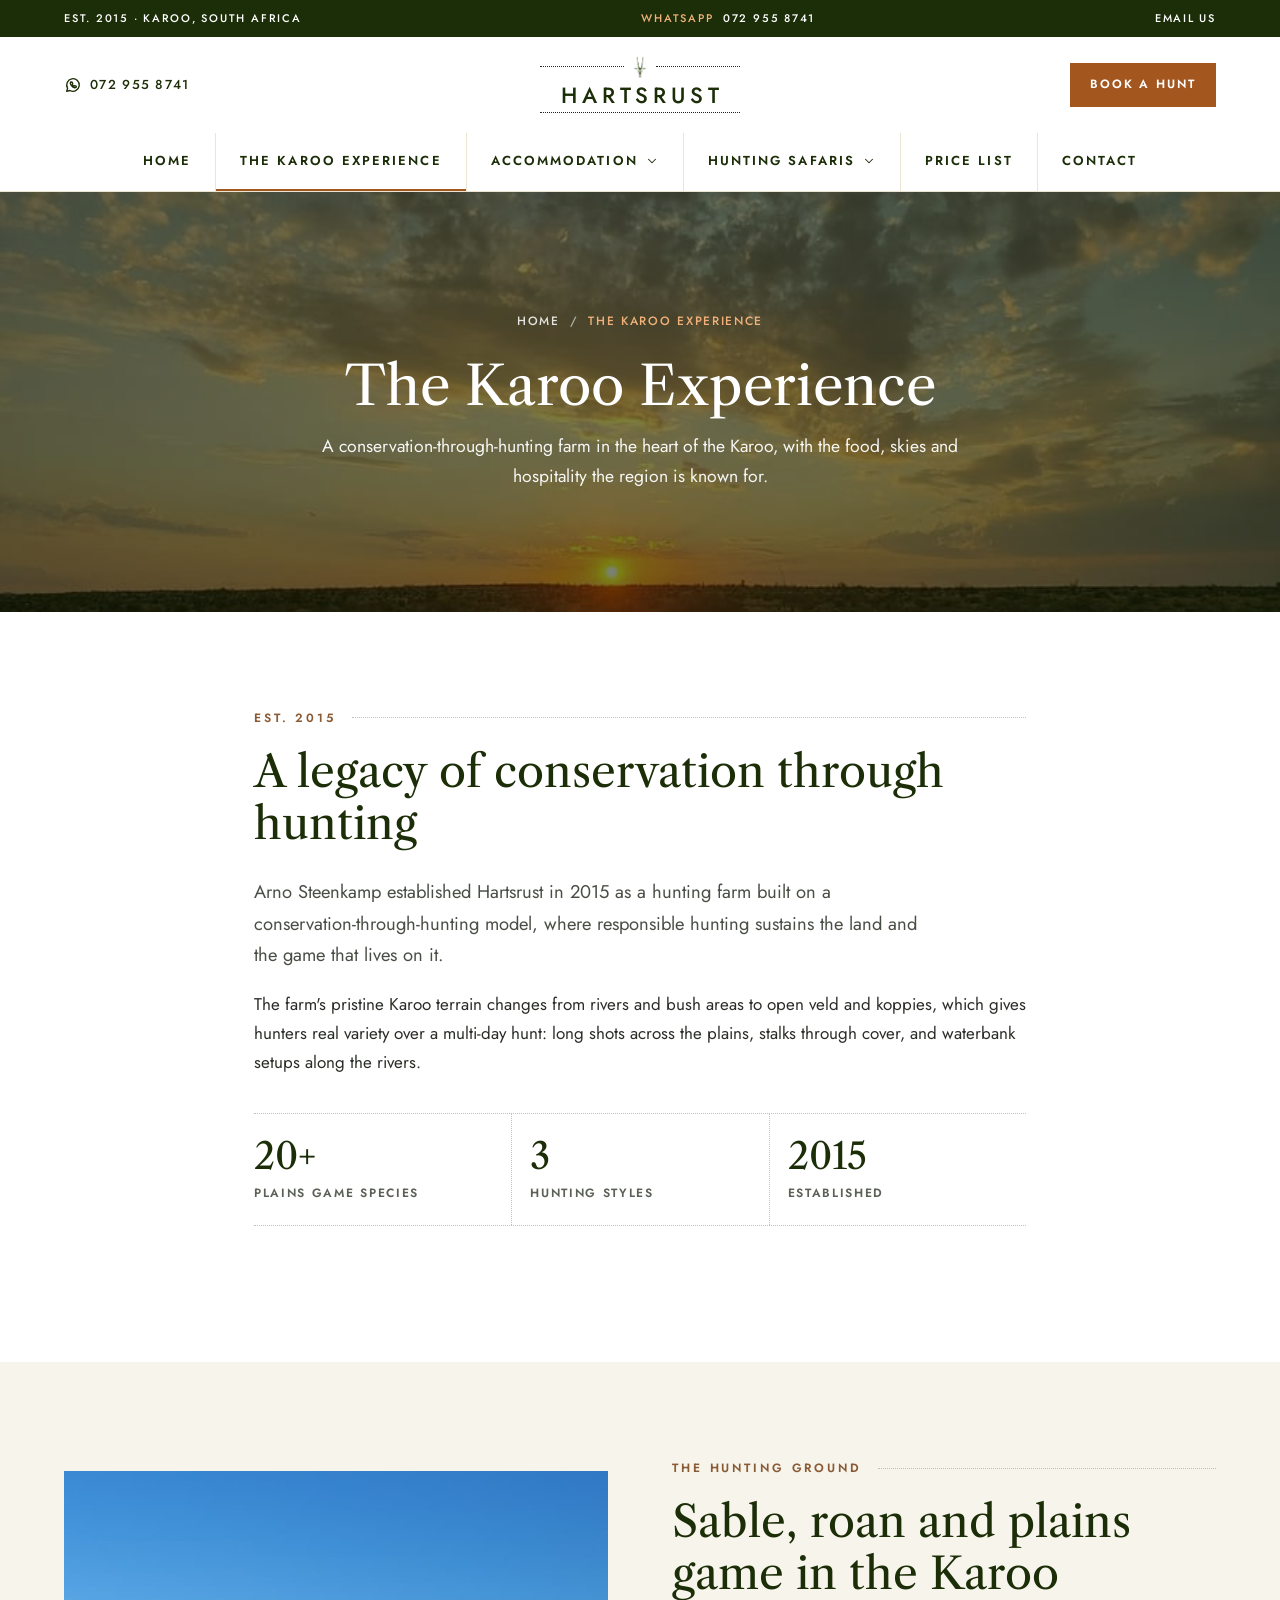
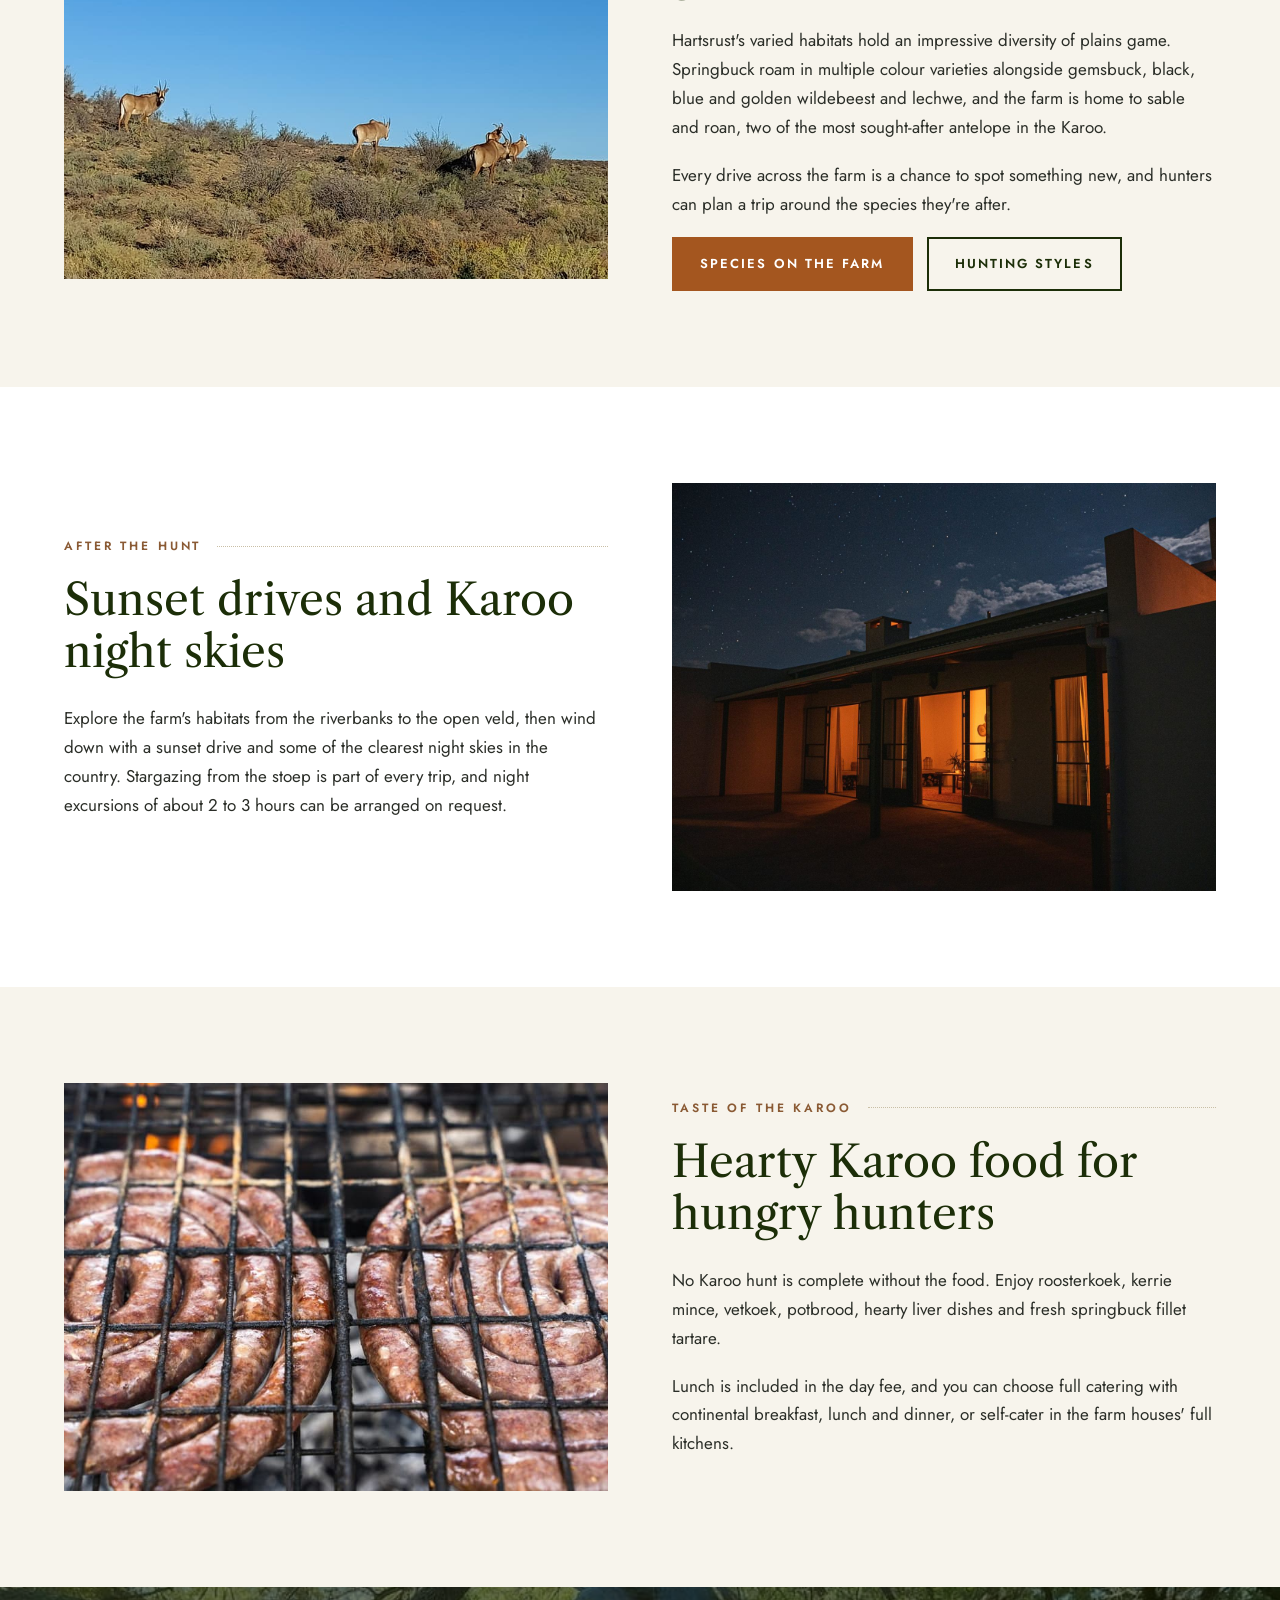
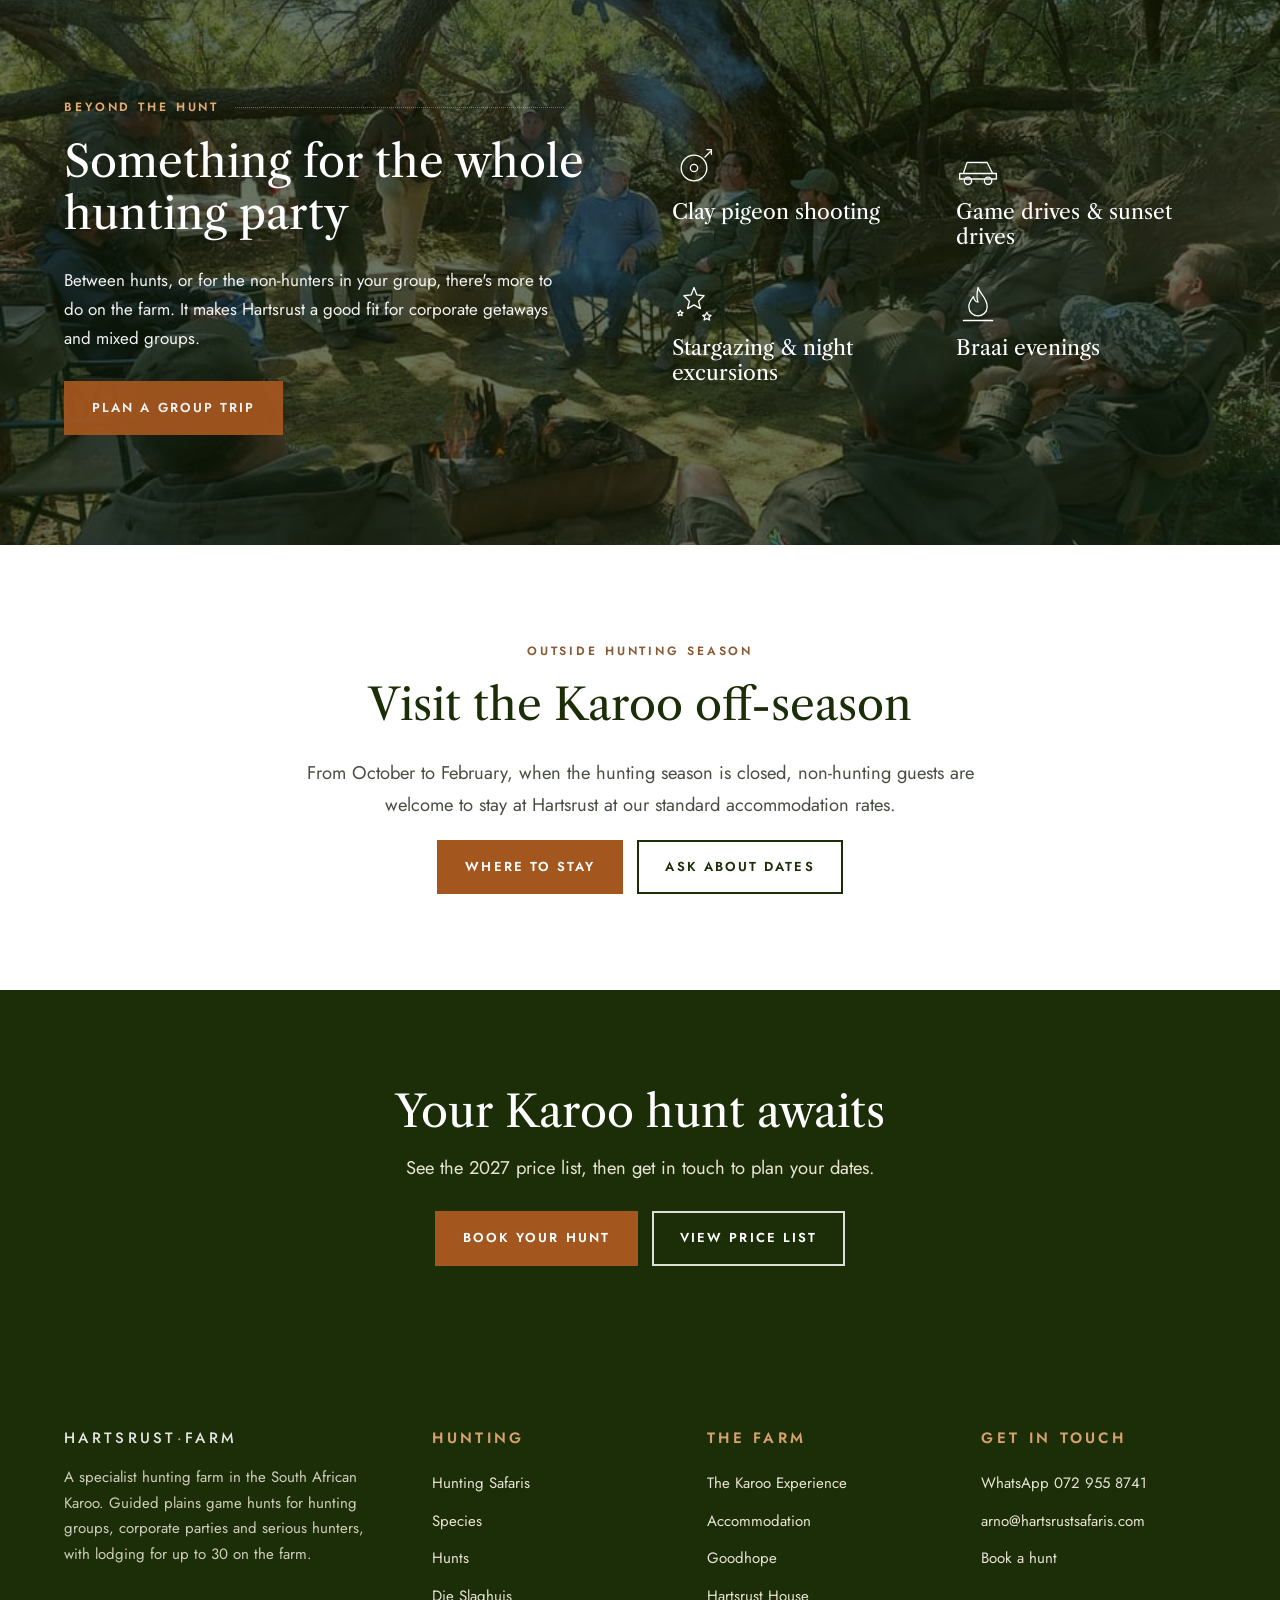
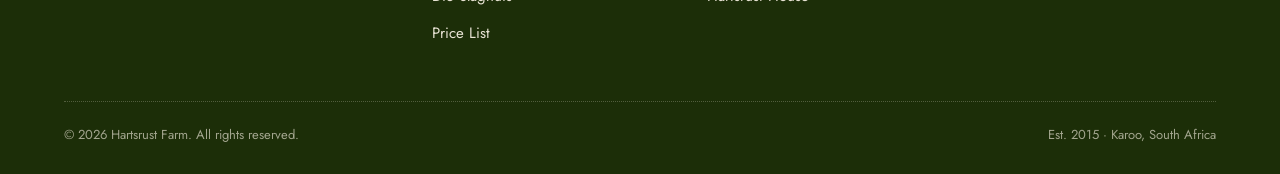
<file: the-karoo-experience.html>
<!DOCTYPE html>
<html lang="en-ZA">
<head>
<meta charset="UTF-8">
<meta name="viewport" content="width=device-width, initial-scale=1.0">
<title>The Karoo Experience | Karoo Hunting Ground | Hartsrust Farm</title>
<meta name="description" content="Hunt the Karoo at Hartsrust: rivers, bush, open veld and koppies on a conservation-through-hunting farm founded in 2015, with Karoo food and starry skies.">
<link rel="canonical" href="https://hartsrustfarm.com/the-karoo-experience">
<meta name="theme-color" content="#1c2e08">
<meta property="og:type" content="website">
<meta property="og:site_name" content="Hartsrust Farm">
<meta property="og:title" content="The Karoo Experience | Karoo Hunting Ground | Hartsrust Farm">
<meta property="og:description" content="Hunt the Karoo at Hartsrust: rivers, bush, open veld and koppies on a conservation-through-hunting farm founded in 2015, with Karoo food and starry skies.">
<meta property="og:url" content="https://hartsrustfarm.com/the-karoo-experience">
<meta property="og:image" content="https://hartsrustfarm.com/images/hartsrust/exterior-3.jpg">
<meta property="og:image:alt" content="Sunset over the Karoo veld at Hartsrust">
<meta property="og:locale" content="en_ZA">
<meta name="twitter:card" content="summary_large_image">
<meta name="twitter:title" content="The Karoo Experience | Karoo Hunting Ground | Hartsrust Farm">
<meta name="twitter:description" content="Hunt the Karoo at Hartsrust: rivers, bush, open veld and koppies on a conservation-through-hunting farm founded in 2015, with Karoo food and starry skies.">
<meta name="twitter:image" content="https://hartsrustfarm.com/images/hartsrust/exterior-3.jpg">
<link rel="icon" type="image/png" href="images/logo/buck-mark-green.png">
<link rel="apple-touch-icon" href="images/logo/buck-mark-green.png">
<link rel="preconnect" href="https://fonts.googleapis.com">
<link rel="preconnect" href="https://fonts.gstatic.com" crossorigin>
<link rel="stylesheet" href="https://fonts.googleapis.com/css2?family=Jost:wght@400;500;600&amp;family=Libre+Caslon+Text:ital,wght@0,400;0,700;1,400&amp;display=swap">
<link rel="stylesheet" href="css/styles.css?v=20261010b">
<script type="application/ld+json">
{
  "@context": "https://schema.org",
  "@graph": [
    {
      "@type": "BreadcrumbList",
      "itemListElement": [
        {
          "@type": "ListItem",
          "position": 1,
          "name": "Home",
          "item": "https://hartsrustfarm.com/"
        },
        {
          "@type": "ListItem",
          "position": 2,
          "name": "The Karoo Experience",
          "item": "https://hartsrustfarm.com/the-karoo-experience"
        }
      ]
    }
  ]
}
</script>
</head>
<body>
<a class="skip-link" href="#main">Skip to main content</a>

<div class="topbar">
  <div class="topbar-inner">
    <span class="topbar-loc">Est. 2015 · Karoo, South Africa</span>
    <a class="topbar-call" href="https://wa.me/27729558741?text=Hi%2C%20I%27d%20like%20to%20enquire%20about%20a%20hunt%20at%20Hartsrust." target="_blank" rel="noopener"><span class="hl">WhatsApp</span>&nbsp; 072 955 8741</a>
    <a class="topbar-mail" href="mailto:arno@hartsrustsafaris.com">Email us</a>
  </div>
</div>

<header class="site-header">
  <div class="brand-row">
    <button class="nav-toggle" type="button" aria-expanded="false" aria-controls="main-nav" aria-label="Open menu">
      <span class="icon-open"><svg width="24" height="24" viewBox="0 0 24 24" fill="none" stroke="currentColor" stroke-width="1.8" stroke-linecap="round" stroke-linejoin="round" aria-hidden="true" focusable="false"><path d="M4 7h16M4 12h16M4 17h16"/></svg></span><span class="icon-close"><svg width="24" height="24" viewBox="0 0 24 24" fill="none" stroke="currentColor" stroke-width="1.8" stroke-linecap="round" stroke-linejoin="round" aria-hidden="true" focusable="false"><path d="M6 6l12 12M18 6L6 18"/></svg></span>
    </button>
    <a class="header-phone" href="https://wa.me/27729558741?text=Hi%2C%20I%27d%20like%20to%20enquire%20about%20a%20hunt%20at%20Hartsrust." target="_blank" rel="noopener"><svg width="18" height="18" viewBox="0 0 24 24" fill="none" stroke="currentColor" stroke-width="1.8" stroke-linecap="round" stroke-linejoin="round" aria-hidden="true" focusable="false"><path d="M3.6 20.4l1.2-4.1a8.4 8.4 0 1 1 3.1 3z"/><path d="M9.2 8.6c.2-.5.6-.6 1-.6h.5l1 2.2-.8 1a5.6 5.6 0 0 0 2.4 2.4l1-.8 2.2 1v.5c0 .4-.1.8-.6 1-1 .5-2.4.4-3.9-.5a8.6 8.6 0 0 1-2.8-2.8c-.9-1.5-1-2.9-.5-3.9z"/></svg> <span class="visually-hidden">WhatsApp </span>072 955 8741</a>
    <a class="brand" href="./">
      <span class="brand-rule"><img src="images/logo/buck-mark-green.png" alt="" width="400" height="702"></span>
      <span class="brand-name">Hartsrust</span>
      <span class="brand-rule-bottom"></span>
    </a>
    <a class="header-book" href="contact"><svg width="22" height="22" viewBox="0 0 24 24" fill="none" stroke="currentColor" stroke-width="1.8" stroke-linecap="round" stroke-linejoin="round" aria-hidden="true" focusable="false"><rect x="3" y="5" width="18" height="16" rx="1"/><path d="M3 10h18M8 3v4M16 3v4"/></svg><span class="label">Book a hunt</span></a>
  </div>
  <nav class="main-nav" id="main-nav" aria-label="Main">
    <ul class="nav-list">
      <li><a href="./">Home</a></li>
      <li><a href="the-karoo-experience" aria-current="page">The Karoo Experience</a></li>
      <li class="has-submenu">
        <button class="submenu-toggle" type="button" aria-expanded="false" aria-controls="submenu-accommodation">Accommodation <span class="chevron"><svg width="14" height="14" viewBox="0 0 24 24" fill="none" stroke="currentColor" stroke-width="1.8" stroke-linecap="round" stroke-linejoin="round" aria-hidden="true" focusable="false"><path d="M6 9l6 6 6-6"/></svg></span></button>
        <ul class="submenu" id="submenu-accommodation">
          <li><a href="accommodation">Overview</a></li>
          <li><a href="goodhope">Goodhope</a></li>
          <li><a href="hartsrust-house">Hartsrust House</a></li>
        </ul>
      </li>
      <li class="has-submenu">
        <button class="submenu-toggle" type="button" aria-expanded="false" aria-controls="submenu-hunting">Hunting Safaris <span class="chevron"><svg width="14" height="14" viewBox="0 0 24 24" fill="none" stroke="currentColor" stroke-width="1.8" stroke-linecap="round" stroke-linejoin="round" aria-hidden="true" focusable="false"><path d="M6 9l6 6 6-6"/></svg></span></button>
        <ul class="submenu" id="submenu-hunting">
          <li><a href="hunting-safaris">Overview</a></li>
          <li><a href="species">Species</a></li>
          <li><a href="hunts">Hunts</a></li>
          <li><a href="die-slaghuis">Die Slaghuis</a></li>
        </ul>
      </li>
      <li><a href="price-list">Price List</a></li>
      <li><a href="contact">Contact</a></li>
    </ul>
    <div class="nav-cta"><a class="btn btn-primary" href="contact">Book a hunt</a></div>
  </nav>
</header>

<main id="main">

  <section class="page-hero">
    <img src="images/hartsrust/exterior-3.jpg" alt="Sunset over the Karoo veld at Hartsrust" width="900" height="675" fetchpriority="high">
    <div class="container">
      <nav class="breadcrumb" aria-label="Breadcrumb"><ol><li><a href="./">Home</a></li><li><span aria-current="page">The Karoo Experience</span></li></ol></nav>
      <h1>The Karoo Experience</h1>
      <p class="hero-sub">A conservation-through-hunting farm in the heart of the Karoo, with the food, skies and hospitality the region is known for.</p>
    </div>
  </section>

  <section class="section" aria-labelledby="legacy-title">
    <div class="container container-narrow">
      <p class="eyebrow">Est. 2015</p>
      <h2 id="legacy-title">A legacy of conservation through hunting</h2>
      <p class="lead">Arno Steenkamp established Hartsrust in 2015 as a hunting farm built on a conservation-through-hunting model, where responsible hunting sustains the land and the game that lives on it.</p>
      <p>The farm's pristine Karoo terrain changes from rivers and bush areas to open veld and koppies, which gives hunters real variety over a multi-day hunt: long shots across the plains, stalks through cover, and waterbank setups along the rivers.</p>
      <div class="stat-row" style="margin-top: 36px">
        <div class="stat"><span class="num">20+</span><span class="label">Plains game species</span></div>
        <div class="stat"><span class="num">3</span><span class="label">Hunting styles</span></div>
        <div class="stat"><span class="num">2015</span><span class="label">Established</span></div>
      </div>
    </div>
  </section>

  <section class="section section-cream" aria-labelledby="ground-title">
    <div class="container split">
      <div class="split-media"><img src="images/karoo/karoo-1.jpeg" alt="Roan antelope on a Karoo ridge at Hartsrust" width="900" height="675" loading="lazy"></div>
      <div>
        <p class="eyebrow">The hunting ground</p>
        <h2 id="ground-title">Sable, roan and plains game in the Karoo</h2>
        <p>Hartsrust's varied habitats hold an impressive diversity of plains game. Springbuck roam in multiple colour varieties alongside gemsbuck, black, blue and golden wildebeest and lechwe, and the farm is home to sable and roan, two of the most sought-after antelope in the Karoo.</p>
        <p>Every drive across the farm is a chance to spot something new, and hunters can plan a trip around the species they're after.</p>
        <div class="btn-row">
          <a class="btn btn-primary" href="species">Species on the farm</a>
          <a class="btn btn-outline" href="hunts">Hunting styles</a>
        </div>
      </div>
    </div>
  </section>

  <section class="section" aria-labelledby="evenings-title">
    <div class="container split split-reverse">
      <div class="split-media"><img src="images/home/karoo-view.jpg" alt="Hartsrust farm house glowing under a starry Karoo sky" width="1600" height="1066" loading="lazy"></div>
      <div>
        <p class="eyebrow">After the hunt</p>
        <h2 id="evenings-title">Sunset drives and Karoo night skies</h2>
        <p>Explore the farm's habitats from the riverbanks to the open veld, then wind down with a sunset drive and some of the clearest night skies in the country. Stargazing from the stoep is part of every trip, and night excursions of about 2 to 3 hours can be arranged on request.</p>
      </div>
    </div>
  </section>

  <section class="section section-cream" aria-labelledby="food-title">
    <div class="container split">
      <div class="split-media"><img src="images/karoo/karoo-landscape.jpg" alt="Boerewors on the braai grid over hot coals" width="900" height="600" loading="lazy"></div>
      <div>
        <p class="eyebrow">Taste of the Karoo</p>
        <h2 id="food-title">Hearty Karoo food for hungry hunters</h2>
        <p>No Karoo hunt is complete without the food. Enjoy roosterkoek, kerrie mince, vetkoek, potbrood, hearty liver dishes and fresh springbuck fillet tartare.</p>
        <p>Lunch is included in the day fee, and you can choose full catering with continental breakfast, lunch and dinner, or self-cater in the farm houses' full kitchens.</p>
      </div>
    </div>
  </section>

  <section class="band" aria-labelledby="beyond-title">
    <img src="images/hunts/veld-braai.jpg" alt="" width="900" height="675" loading="lazy">
    <div class="band-inner">
      <div>
        <p class="eyebrow">Beyond the hunt</p>
        <h2 id="beyond-title">Something for the whole hunting party</h2>
        <p>Between hunts, or for the non-hunters in your group, there's more to do on the farm. It makes Hartsrust a good fit for corporate getaways and mixed groups.</p>
        <p style="margin: 28px 0 0"><a class="btn btn-primary" href="contact">Plan a group trip</a></p>
      </div>
      <ul class="icon-grid">
        <li><svg class="icon" viewBox="0 0 48 48" fill="none" stroke="currentColor" stroke-width="1.4" stroke-linecap="round" stroke-linejoin="round" aria-hidden="true" focusable="false"><circle cx="24" cy="24" r="14"/><circle cx="24" cy="24" r="4"/><path d="M36 12l6-6M38 4h5v5"/></svg><strong>Clay pigeon shooting</strong></li>
        <li><svg class="icon" viewBox="0 0 48 48" fill="none" stroke="currentColor" stroke-width="1.4" stroke-linecap="round" stroke-linejoin="round" aria-hidden="true" focusable="false"><path d="M4 30h40v6H4zM8 30l4-12h22l6 12"/><circle cx="13" cy="38" r="4"/><circle cx="35" cy="38" r="4"/></svg><strong>Game drives &amp; sunset drives</strong></li>
        <li><svg class="icon" viewBox="0 0 48 48" fill="none" stroke="currentColor" stroke-width="1.4" stroke-linecap="round" stroke-linejoin="round" aria-hidden="true" focusable="false"><path d="M24 6l3 8 8 1-6 6 2 8-7-4-7 4 2-8-6-6 8-1z"/><path d="M38 33l1.5 3 3 .5-2.2 2 .7 3-3-1.6-3 1.6.7-3-2.2-2 3-.5zM9 31l1 2 2 .3-1.5 1.4.4 2-1.9-1-1.9 1 .4-2L6 33.3l2-.3z"/></svg><strong>Stargazing &amp; night excursions</strong></li>
        <li><svg class="icon" viewBox="0 0 48 48" fill="none" stroke="currentColor" stroke-width="1.4" stroke-linecap="round" stroke-linejoin="round" aria-hidden="true" focusable="false"><path d="M24 6c2 7 10 11 10 21a10 10 0 0 1-20 0c0-5 3-8 5-11 1 4 3 6 5 6-2-5-1-11 0-16z"/><path d="M8 42h32"/></svg><strong>Braai evenings</strong></li>
      </ul>
    </div>
  </section>

  <section class="section text-center" aria-labelledby="offseason-title">
    <div class="container container-narrow">
      <p class="eyebrow">Outside hunting season</p>
      <h2 id="offseason-title">Visit the Karoo off-season</h2>
      <p class="lead">From October to February, when the hunting season is closed, non-hunting guests are welcome to stay at Hartsrust at our standard accommodation rates.</p>
      <div class="btn-row">
        <a class="btn btn-primary" href="accommodation">Where to stay</a>
        <a class="btn btn-outline" href="contact">Ask about dates</a>
      </div>
    </div>
  </section>

  <section class="section section-forest cta-strip" aria-labelledby="cta-title">
    <div class="container container-narrow">
      <h2 id="cta-title">Your Karoo hunt awaits</h2>
      <p class="lead">See the 2027 price list, then get in touch to plan your dates.</p>
      <div class="btn-row">
        <a class="btn btn-primary" href="contact">Book your hunt</a>
        <a class="btn btn-outline-light" href="price-list">View price list</a>
      </div>
    </div>
  </section>

</main>

<footer class="site-footer">
  <div class="container">
    <div class="footer-grid">
      <div>
        <p class="footer-brand">Hartsrust<span class="brand-dot" aria-hidden="true">·</span><span class="visually-hidden"> </span>Farm</p>
        <p>A specialist hunting farm in the South African Karoo. Guided plains game hunts for hunting groups, corporate parties and serious hunters, with lodging for up to 30 on the farm.</p>
      </div>
      <div>
        <p class="footer-title">Hunting</p>
        <ul class="footer-links">
          <li><a href="hunting-safaris">Hunting Safaris</a></li>
          <li><a href="species">Species</a></li>
          <li><a href="hunts">Hunts</a></li>
          <li><a href="die-slaghuis">Die Slaghuis</a></li>
          <li><a href="price-list">Price List</a></li>
        </ul>
      </div>
      <div>
        <p class="footer-title">The farm</p>
        <ul class="footer-links">
          <li><a href="the-karoo-experience">The Karoo Experience</a></li>
          <li><a href="accommodation">Accommodation</a></li>
          <li><a href="goodhope">Goodhope</a></li>
          <li><a href="hartsrust-house">Hartsrust House</a></li>
        </ul>
      </div>
      <div>
        <p class="footer-title">Get in touch</p>
        <ul class="footer-links">
          <li><a href="https://wa.me/27729558741?text=Hi%2C%20I%27d%20like%20to%20enquire%20about%20a%20hunt%20at%20Hartsrust." target="_blank" rel="noopener">WhatsApp 072 955 8741</a></li>
          <li><a href="mailto:arno@hartsrustsafaris.com">arno@hartsrustsafaris.com</a></li>
          <li><a href="contact">Book a hunt</a></li>
        </ul>
      </div>
    </div>
    <div class="footer-bottom">
      <p>&copy; <span id="year">2026</span> Hartsrust Farm. All rights reserved.</p>
      <p>Est. 2015 · Karoo, South Africa</p>
    </div>
  </div>
</footer>
<script src="js/main.js?v=20261010b"></script>
</body>
</html>
</file>
<file: css/styles.css>
/* ==========================================================================
   Hartsrust Farm — shared stylesheet ("Expedition Classic")
   Mobile-first. No frameworks, no build step.
   Breakpoints: 700px (two-column layouts), 1100px (full desktop header).
   ========================================================================== */

:root {
  --forest: #1c2e08;
  --forest-2: #35521a;
  --forest-dark: #101d03;
  --cream: #f7f4ec;
  --cream-2: #ece5d3;
  --rule: #c9bfa6;
  --earth: #8a5a34;
  --accent: #a4561f;
  --accent-dark: #86451a;
  --accent-light: #f0b27a;
  --ink: #2b2e28;
  --muted: #4a4f45;
  --muted-2: #5b6156;
  --white: #ffffff;

  --serif: "Libre Caslon Text", Georgia, "Times New Roman", serif;
  --sans: "Jost", "Gill Sans", "Segoe UI", -apple-system, sans-serif;

  --container: 1200px;
  --gutter: 24px;
  --brand-row-h: 96px;
  --hero-h: clamp(760px, 92vh, 900px);
  --shadow: 0 12px 32px rgba(16, 29, 3, 0.14);
}

/* ---------- Reset & base ---------- */
*, *::before, *::after { box-sizing: border-box; }
html { -webkit-text-size-adjust: 100%; scroll-behavior: smooth; }
body {
  margin: 0;
  font-family: var(--sans);
  font-size: 17px;
  line-height: 1.7;
  color: var(--ink);
  background: var(--white);
}
img { max-width: 100%; height: auto; display: block; }
h1, h2, h3, h4 {
  font-family: var(--serif);
  font-weight: 400;
  line-height: 1.18;
  color: var(--forest);
  margin: 0 0 0.6em;
}
h1 { font-size: clamp(2.1rem, 3.6vw + 1rem, 3.4rem); }
h2 { font-size: clamp(1.8rem, 2.2vw + 1rem, 2.75rem); }
h3 { font-size: clamp(1.3rem, 0.8vw + 1rem, 1.6rem); }
h4 { font-size: 1.15rem; }
p { margin: 0 0 1.1em; }
a { color: var(--accent); text-underline-offset: 3px; }
a:hover { color: var(--accent-dark); }
strong { font-weight: 600; color: var(--forest); }
ul, ol { margin: 0 0 1.1em; padding-left: 1.2em; }
table { border-collapse: collapse; width: 100%; }
:focus-visible { outline: 2px solid var(--accent); outline-offset: 3px; }
[id] { scroll-margin-top: 88px; }

.container { width: 100%; max-width: var(--container); margin: 0 auto; padding: 0 var(--gutter); }
.container-narrow { max-width: 820px; }

.visually-hidden {
  position: absolute !important;
  width: 1px; height: 1px;
  padding: 0; margin: -1px;
  overflow: hidden;
  clip: rect(0, 0, 0, 0);
  white-space: nowrap;
  border: 0;
}
.skip-link {
  position: absolute;
  left: 12px; top: -60px;
  z-index: 200;
  background: var(--forest);
  color: var(--white);
  padding: 10px 16px;
  font-weight: 600;
}
.skip-link:focus { top: 12px; color: var(--white); }

/* ---------- Type helpers ---------- */
.eyebrow {
  display: flex;
  align-items: center;
  gap: 16px;
  margin: 0 0 18px;
  font-family: var(--sans);
  font-size: 12px;
  font-weight: 600;
  letter-spacing: 0.24em;
  text-transform: uppercase;
  color: var(--earth);
}
.eyebrow::after { content: ""; flex: 1; border-top: 1px dotted var(--rule); }
.eyebrow.no-rule::after, .text-center .eyebrow::after { display: none; }
.text-center .eyebrow { justify-content: center; }
.lead { font-size: 1.15rem; color: var(--muted); max-width: 62ch; }
.text-center { text-align: center; }
.text-center .lead { margin-left: auto; margin-right: auto; }
.muted { color: var(--muted-2); }
.small { font-size: 0.92rem; }

.dotted-rule { border: 0; border-top: 1px dotted var(--rule); margin: 40px 0; }
.icon { width: 44px; height: 44px; flex-shrink: 0; }
.card-body > span > .icon { margin-bottom: 6px; }

/* ---------- Buttons ---------- */
.btn {
  display: inline-flex;
  align-items: center;
  justify-content: center;
  gap: 10px;
  min-height: 48px;
  padding: 14px 26px;
  font-family: var(--sans);
  font-size: 13px;
  font-weight: 600;
  letter-spacing: 0.16em;
  text-transform: uppercase;
  text-decoration: none;
  border: 2px solid transparent;
  cursor: pointer;
  transition: background-color 0.15s ease, color 0.15s ease, border-color 0.15s ease;
}
.btn-primary { background: var(--accent); color: var(--white); }
.btn-primary:hover { background: var(--accent-dark); color: var(--white); }
.btn-outline { border-color: var(--forest); color: var(--forest); background: transparent; }
.btn-outline:hover { background: var(--forest); color: var(--white); }
.btn-outline-light { border-color: rgba(255, 255, 255, 0.85); color: var(--white); background: transparent; }
.btn-outline-light:hover { background: var(--white); color: var(--forest); }
.btn-sm { min-height: 44px; padding: 10px 20px; font-size: 12px; letter-spacing: 0.16em; }
.btn-row { display: flex; flex-wrap: wrap; gap: 14px; }
.text-center .btn-row { justify-content: center; }

/* ==========================================================================
   Top bar + header
   ========================================================================== */
.topbar {
  background: var(--forest);
  color: var(--white);
  font-size: 11px;
  font-weight: 500;
  letter-spacing: 0.16em;
  text-transform: uppercase;
}
.topbar-inner {
  max-width: var(--container);
  margin: 0 auto;
  padding: 9px var(--gutter);
  display: flex;
  justify-content: center;
  align-items: center;
  gap: 12px 28px;
}
.topbar a { color: var(--white); text-decoration: none; }
.topbar a:hover { color: var(--accent-light); }
.topbar .hl { color: var(--accent-light); }
.topbar-loc, .topbar-mail { display: none; }

.site-header {
  position: sticky;
  top: 0;
  z-index: 100;
  background: var(--white);
  border-bottom: 1px solid var(--cream-2);
}
.brand-row {
  max-width: var(--container);
  margin: 0 auto;
  height: 64px;
  padding: 0 8px;
  display: grid;
  grid-template-columns: 48px 1fr 48px;
  align-items: center;
}
.brand {
  justify-self: center;
  display: flex;
  flex-direction: column;
  align-items: center;
  gap: 3px;
  color: var(--forest);
  text-decoration: none;
}
.brand:hover { color: var(--forest); }
.brand-rule { display: flex; align-items: center; gap: 8px; width: 150px; }
.brand-rule::before, .brand-rule::after { content: ""; flex: 1; border-top: 1px dotted currentColor; }
.brand-rule img { height: 16px; width: auto; }
.brand-name { font-size: 16px; font-weight: 500; letter-spacing: 0.2em; text-transform: uppercase; line-height: 1.2; padding-left: 0.2em; }
.brand-dot { color: var(--accent); }
.brand-rule-bottom { display: none; }

.nav-toggle {
  width: 48px; height: 48px;
  display: inline-flex; align-items: center; justify-content: center;
  background: none; border: 0; padding: 0; cursor: pointer;
  color: var(--forest);
}
.nav-toggle .icon-close { display: none; }
.nav-toggle[aria-expanded="true"] .icon-open { display: none; }
.nav-toggle[aria-expanded="true"] .icon-close { display: block; }

.header-phone { display: none; }
.header-book {
  justify-self: end;
  width: 48px; height: 48px;
  display: inline-flex; align-items: center; justify-content: center;
  color: var(--accent);
}
.header-book .label { position: absolute; width: 1px; height: 1px; overflow: hidden; clip: rect(0, 0, 0, 0); white-space: nowrap; }

/* Mobile navigation panel */
.main-nav {
  display: none;
  position: absolute;
  top: 100%;
  left: 0; right: 0;
  background: var(--white);
  border-bottom: 1px solid var(--cream-2);
  box-shadow: 0 18px 30px rgba(16, 29, 3, 0.12);
  max-height: calc(100vh - 64px);
  overflow-y: auto;
  padding: 4px 24px 28px;
}
.main-nav.is-open { display: block; }
.nav-list { list-style: none; margin: 0; padding: 0; }
.nav-list > li { border-bottom: 1px dotted var(--rule); }
.nav-list > li > a,
.submenu-toggle {
  display: flex;
  align-items: center;
  justify-content: space-between;
  width: 100%;
  min-height: 52px;
  padding: 14px 0;
  background: none;
  border: 0;
  font-family: var(--sans);
  font-size: 14px;
  font-weight: 600;
  letter-spacing: 0.16em;
  text-transform: uppercase;
  color: var(--forest);
  text-decoration: none;
  cursor: pointer;
  text-align: left;
}
.nav-list a[aria-current="page"], .submenu a[aria-current="page"] { color: var(--accent); }
.submenu-toggle .chevron { display: inline-flex; transition: transform 0.2s ease; flex-shrink: 0; }
.submenu-toggle[aria-expanded="true"] .chevron { transform: rotate(180deg); }
.submenu { list-style: none; margin: 0; padding: 0 0 10px 14px; display: none; }
.submenu.is-open { display: block; }
.submenu a {
  display: block;
  padding: 11px 0;
  font-size: 16px;
  letter-spacing: 0.02em;
  color: var(--muted);
  text-decoration: none;
}
.submenu a:hover { color: var(--accent); }
.nav-cta { display: flex; margin-top: 18px; }
.nav-cta .btn { width: 100%; }

@media (min-width: 700px) {
  .topbar-inner { justify-content: space-between; }
  .topbar-loc, .topbar-mail { display: inline; }
}

/* Desktop header: phone / centred logo / book button, nav row below.
   The header is sticky with a negative top so the logo row scrolls away
   and only the navigation row stays pinned. */
@media (min-width: 1100px) {
  .site-header { top: calc(-1 * var(--brand-row-h)); }
  .brand-row {
    height: var(--brand-row-h);
    padding: 0 var(--gutter);
    grid-template-columns: 1fr auto 1fr;
  }
  .nav-toggle { display: none; }
  .header-phone {
    display: inline-flex;
    align-items: center;
    gap: 8px;
    color: var(--forest);
    text-decoration: none;
    font-size: 13px;
    font-weight: 500;
    letter-spacing: 0.1em;
  }
  .header-phone:hover { color: var(--accent); }
  .brand { gap: 4px; }
  .brand-rule { width: 200px; gap: 10px; }
  .brand-rule img { height: 22px; }
  .brand-name { font-size: 22px; letter-spacing: 0.22em; padding-left: 0.22em; }
  .brand-rule-bottom { display: block; width: 200px; border-top: 1px dotted currentColor; }
  .brand-rule-bottom::before, .brand-rule-bottom::after { display: none; }
  .header-book {
    width: auto; height: auto;
    min-height: 44px;
    padding: 10px 20px;
    background: var(--accent);
    color: var(--white);
    text-decoration: none;
    font-size: 12px;
    font-weight: 600;
    letter-spacing: 0.16em;
    text-transform: uppercase;
  }
  .header-book:hover { background: var(--accent-dark); color: var(--white); }
  .header-book svg { display: none; }
  .header-book .label { position: static; width: auto; height: auto; overflow: visible; clip: auto; }

  .main-nav {
    display: block;
    position: static;
    box-shadow: none;
    border: 0;
    max-height: none;
    overflow: visible;
    padding: 0 var(--gutter);
  }
  .nav-list { display: flex; justify-content: center; }
  .nav-list > li { position: relative; border-bottom: 0; }
  .nav-list > li + li { border-left: 1px solid var(--cream-2); }
  .nav-list > li > a,
  .submenu-toggle {
    width: auto;
    min-height: 58px;
    padding: 0 24px;
    gap: 7px;
    font-size: 13px;
    border-bottom: 2px solid transparent;
  }
  .nav-list > li > a:hover, .submenu-toggle:hover { color: var(--accent); }
  .nav-list > li > a[aria-current="page"],
  .has-submenu.is-current > .submenu-toggle { border-bottom-color: var(--accent); color: var(--forest); }
  .submenu {
    position: absolute;
    top: 100%;
    left: 50%;
    transform: translateX(-50%);
    min-width: 220px;
    padding: 8px 0;
    background: var(--white);
    box-shadow: var(--shadow);
    z-index: 10;
  }
  .has-submenu:hover .submenu,
  .has-submenu:focus-within .submenu,
  .submenu.is-open { display: block; }
  .submenu a { padding: 10px 22px; font-size: 15px; font-weight: 500; color: var(--forest); }
  .submenu a:hover { background: var(--cream); color: var(--accent); }
  .nav-cta { display: none; }
}

/* ==========================================================================
   Home hero
   ========================================================================== */
.home-hero {
  position: relative;
  min-height: 600px;
  display: flex;
  flex-direction: column;
  justify-content: center;
  overflow: hidden;
  background: var(--forest-dark);
  color: var(--white);
  text-align: center;
}
.home-hero > img {
  position: absolute;
  inset: 0;
  width: 100%;
  height: 100%;
  object-fit: cover;
  object-position: 50% 100%;
}
.home-hero::after {
  content: "";
  position: absolute;
  inset: 0;
  background: linear-gradient(180deg, rgba(16, 29, 3, 0.5) 0%, rgba(16, 29, 3, 0.4) 40%, rgba(16, 29, 3, 0.38) 58%, rgba(16, 29, 3, 0.72) 100%);
}
.home-hero-inner {
  position: relative;
  z-index: 2;
  width: 100%;
  max-width: 760px;
  margin: 0 auto;
  padding: 72px 20px 88px;
  display: flex;
  flex-direction: column;
  align-items: center;
  gap: 32px;
  text-shadow: 0 1px 14px rgba(16, 29, 3, 0.35);
}
/* Two groups: the brand lockup up in the sky, the headline and buttons over
   the veld, leaving the hunter on the ridge visible between them. */
.hero-brand, .hero-copy { display: flex; flex-direction: column; align-items: center; gap: 18px; width: 100%; }
.lockup-rule {
  display: flex;
  align-items: center;
  gap: 14px;
  width: min(520px, 100%);
  font-size: 11px;
  letter-spacing: 0.22em;
  text-transform: uppercase;
}
.lockup-rule::before, .lockup-rule::after { content: ""; flex: 1; border-top: 1px dotted rgba(255, 255, 255, 0.8); }
.lockup-rule .est { font-family: var(--serif); font-style: italic; font-size: 16px; letter-spacing: 0; text-transform: none; }
.lockup-name {
  font-size: clamp(30px, 6vw, 72px);
  font-weight: 500;
  line-height: 1.05;
  letter-spacing: 0.2em;
  padding-left: 0.2em;
  text-transform: uppercase;
}
.lockup-name .brand-dot { color: var(--accent-light); }
.home-hero h1 {
  margin: 0;
  color: var(--white);
  font-size: clamp(1.7rem, 2.6vw + 0.8rem, 2.6rem);
  line-height: 1.25;
}
.home-hero .hero-sub { margin: 0; font-size: 1.05rem; max-width: 560px; opacity: 0.94; }
.home-hero .btn-row { justify-content: center; margin-top: 10px; }
.scroll-cue {
  position: absolute;
  z-index: 2;
  left: 50%;
  bottom: 18px;
  transform: translateX(-50%);
  width: 48px; height: 48px;
  display: flex; align-items: center; justify-content: center;
  color: var(--white);
}
.scroll-cue:hover { color: var(--accent-light); }

@media (min-width: 1100px) {
  /* On desktop the hero sits above the header (Expedition Classic layout). */
  body.home { position: relative; padding-top: var(--hero-h); }
  body.home .topbar {
    position: absolute;
    top: 0; left: 0; right: 0;
    z-index: 5;
    background: transparent;
  }
  body.home .topbar-inner { padding-top: 18px; }
  body.home .home-hero {
    position: absolute;
    top: 0; left: 0; right: 0;
    height: var(--hero-h);
    min-height: 0;
  }
  .home-hero-inner {
    height: 100%;
    max-width: 960px;
    justify-content: space-between;
    padding: 64px 20px 84px;
  }
}
@media (min-width: 700px) and (max-width: 1099px) {
  .home-hero { min-height: clamp(720px, calc(100vh - 94px), 980px); min-height: clamp(720px, calc(100svh - 94px), 980px); }
  .home-hero-inner { flex: 1; max-width: 960px; justify-content: space-between; padding: 56px 32px 84px; }
}
/* From tablet up the hero keeps just the headline and buttons over the veld,
   so the hunter on the ridge has room above them. */
@media (min-width: 700px) {
  .home-hero .hero-sub { display: none; }
}

/* ==========================================================================
   Inner page hero
   ========================================================================== */
.page-hero {
  position: relative;
  min-height: 340px;
  display: flex;
  align-items: center;
  overflow: hidden;
  background: var(--forest-dark);
  color: var(--white);
  text-align: center;
}
.page-hero > img {
  position: absolute;
  inset: 0;
  width: 100%;
  height: 100%;
  object-fit: cover;
}
.page-hero::after {
  content: "";
  position: absolute;
  inset: 0;
  background: rgba(16, 29, 3, 0.55);
}
.page-hero .container { position: relative; z-index: 2; padding-top: 56px; padding-bottom: 56px; }
.page-hero h1 { color: var(--white); max-width: 900px; margin: 0 auto 14px; }
.page-hero .hero-sub { margin: 0 auto; max-width: 640px; font-size: 1.1rem; opacity: 0.94; }
.page-hero .lockup-rule { margin: 0 auto 18px; width: min(420px, 100%); font-size: 11px; font-weight: 600; }
@media (min-width: 1100px) { .page-hero { min-height: 420px; } }

.breadcrumb { margin: 0 0 22px; }
.breadcrumb ol {
  list-style: none;
  margin: 0; padding: 0;
  display: flex; flex-wrap: wrap; justify-content: center; gap: 4px 10px;
  font-size: 12px;
  font-weight: 500;
  letter-spacing: 0.14em;
  text-transform: uppercase;
}
.breadcrumb li + li::before { content: "/"; margin-right: 10px; opacity: 0.6; }
.breadcrumb a { color: var(--white); text-decoration: none; opacity: 0.85; }
.breadcrumb a:hover { opacity: 1; color: var(--accent-light); }
.breadcrumb [aria-current="page"] { color: var(--accent-light); }

/* ==========================================================================
   Sections
   ========================================================================== */
.section { padding: 64px 0; }
.section-tight { padding: 48px 0; }
.section-cream { background: var(--cream); }
.section-forest { background: var(--forest); color: #e8e3d4; }
.section-forest h2, .section-forest h3 { color: var(--white); }
.section-forest .eyebrow { color: var(--accent-light); }
.section-forest .eyebrow::after { border-color: rgba(232, 227, 212, 0.35); }
.section-forest .lead { color: #e8e3d4; }
.section-forest a:not(.btn) { color: var(--accent-light); }
.section-forest a:not(.btn):hover { color: var(--white); }
@media (min-width: 1100px) { .section { padding: 96px 0; } }

.section-head { margin-bottom: 36px; }
.section-head h2 { margin-bottom: 12px; }
.section-head .lead { margin-bottom: 0; }

/* Two-column split: copy + media */
.split { display: grid; gap: 36px; align-items: center; }
.split-media img { width: 100%; aspect-ratio: 4 / 3; object-fit: cover; }
.split-media.tall img { aspect-ratio: 4 / 5; }
@media (min-width: 900px) {
  .split { grid-template-columns: repeat(2, minmax(0, 1fr)); gap: 64px; }
  .split-reverse .split-media { order: 2; }
}

/* Prose columns (welcome text) */
.prose-cols { display: grid; gap: 0 36px; }
@media (min-width: 700px) { .prose-cols { grid-template-columns: repeat(2, minmax(0, 1fr)); } }
.prose-cols p { color: var(--muted); }

/* Intro block with facts column (home) */
.intro { display: grid; gap: 48px; }
@media (min-width: 1000px) { .intro { grid-template-columns: minmax(0, 2fr) minmax(280px, 1fr); gap: 64px; } }

.fact-list { list-style: none; margin: 0; padding: 0; display: flex; flex-direction: column; gap: 24px; }
.fact-list li { display: flex; align-items: center; gap: 18px; color: var(--muted); }
.fact-list svg { flex-shrink: 0; width: 52px; height: 52px; color: var(--forest); }
.fact-list strong { display: block; font-size: 1.05rem; }

/* ==========================================================================
   Photo tiles
   ========================================================================== */
.tile-grid { display: grid; gap: 16px; }
@media (min-width: 700px) { .tile-grid { grid-template-columns: repeat(auto-fit, minmax(280px, 1fr)); gap: 20px; } }
.tile {
  position: relative;
  display: block;
  height: 320px;
  overflow: hidden;
  color: var(--white);
  text-decoration: none;
  background: var(--forest);
}
.tile img {
  position: absolute;
  inset: 0;
  width: 100%;
  height: 100%;
  object-fit: cover;
  transition: transform 0.5s ease;
}
.tile::after {
  content: "";
  position: absolute;
  inset: auto 0 0 0;
  height: 70%;
  background: linear-gradient(to top, rgba(16, 29, 3, 0.88), rgba(16, 29, 3, 0));
}
.tile:hover img, .tile:focus-visible img { transform: scale(1.04); }
.tile-body { position: absolute; left: 24px; right: 24px; bottom: 24px; z-index: 2; }
.tile-title { display: block; font-family: var(--serif); font-size: 1.75rem; line-height: 1.15; margin-bottom: 8px; }
.tile-text { display: block; font-size: 15px; line-height: 1.55; opacity: 0.94; }
.tile-more {
  display: inline-block;
  margin-top: 12px;
  font-size: 12px;
  font-weight: 600;
  letter-spacing: 0.2em;
  text-transform: uppercase;
  color: var(--accent-light);
}
.tile:hover { color: var(--white); }
@media (min-width: 1100px) { .tile { height: 440px; } .tile-body { left: 28px; right: 28px; bottom: 28px; } }

/* ==========================================================================
   Cards
   ========================================================================== */
.card-grid { display: grid; gap: 24px; }
@media (min-width: 700px) {
  .card-grid.cols-2 { grid-template-columns: repeat(2, minmax(0, 1fr)); }
  .card-grid.cols-3 { grid-template-columns: repeat(2, minmax(0, 1fr)); }
}
@media (min-width: 1000px) {
  .card-grid.cols-3 { grid-template-columns: repeat(3, minmax(0, 1fr)); }
}
.card {
  background: var(--white);
  border: 1px solid var(--cream-2);
  display: flex;
  flex-direction: column;
}
.section-cream .card { border-color: transparent; }
.card > img { width: 100%; aspect-ratio: 4 / 3; object-fit: cover; }
.card-body { padding: 28px; display: flex; flex-direction: column; gap: 10px; flex: 1; }
.card-body h3 { margin: 0; }
.card-body p { color: var(--muted); margin: 0; }
.card-body .btn { align-self: flex-start; margin-top: auto; }
.card-body > :last-child.btn { margin-top: 14px; }
.card-kicker { font-size: 12px; font-weight: 600; letter-spacing: 0.2em; text-transform: uppercase; color: var(--earth); }

/* ==========================================================================
   Lists, stats
   ========================================================================== */
.check-list { list-style: none; padding: 0; margin: 0 0 1.1em; display: grid; gap: 12px 36px; }
@media (min-width: 700px) { .check-list.cols-2 { grid-template-columns: repeat(2, minmax(0, 1fr)); } }
.check-list li { position: relative; padding-left: 26px; color: var(--muted); }
.check-list li::before {
  content: "";
  position: absolute;
  left: 2px;
  top: 0.62em;
  width: 8px;
  height: 8px;
  background: var(--accent);
  transform: rotate(45deg);
}
.section-forest .check-list li { color: #e8e3d4; }
.section-forest .check-list li::before { background: var(--accent-light); }

.stat-row {
  display: grid;
  grid-template-columns: repeat(2, minmax(0, 1fr));
  border-top: 1px dotted var(--rule);
  border-bottom: 1px dotted var(--rule);
  margin: 0 0 40px;
}
@media (min-width: 800px) { .stat-row { grid-template-columns: repeat(auto-fit, minmax(150px, 1fr)); } }
.stat { padding: 22px 18px; border-left: 1px dotted var(--rule); }
.stat:nth-child(odd) { border-left: 0; padding-left: 0; }
@media (min-width: 800px) { .stat:nth-child(odd) { border-left: 1px dotted var(--rule); padding-left: 18px; } .stat:first-child { border-left: 0; padding-left: 0; } }
.stat .num { display: block; font-family: var(--serif); font-size: 2.3rem; line-height: 1.1; color: var(--forest); }
.stat .label { display: block; margin-top: 6px; font-size: 12px; font-weight: 600; letter-spacing: 0.14em; text-transform: uppercase; color: var(--muted-2); }

/* Species lists */
.species-card h3 { padding-bottom: 12px; border-bottom: 1px dotted var(--rule); }
.species-card ul { list-style: none; padding: 0; margin: 0; }
.species-card li { display: flex; justify-content: space-between; gap: 12px; padding: 10px 0; border-bottom: 1px dotted var(--cream-2); color: var(--ink); }
.species-card li:last-child { border-bottom: 0; }
.species-card li span { color: var(--muted-2); font-size: 0.92rem; text-align: right; }

/* ==========================================================================
   Photo band (activities / hunt styles)
   ========================================================================== */
.band { position: relative; overflow: hidden; background: var(--forest-dark); color: var(--white); }
.band > img { position: absolute; inset: 0; width: 100%; height: 100%; object-fit: cover; }
.band::after { content: ""; position: absolute; inset: 0; background: rgba(16, 29, 3, 0.62); }
.band-inner {
  position: relative;
  z-index: 2;
  max-width: var(--container);
  margin: 0 auto;
  padding: 72px var(--gutter);
  display: grid;
  gap: 48px;
  align-items: center;
}
@media (min-width: 1000px) { .band-inner { grid-template-columns: repeat(2, minmax(0, 1fr)); gap: 64px; padding: 110px var(--gutter); } }
.band h2 { color: var(--white); }
.band .eyebrow { color: var(--accent-light); }
.band .eyebrow::after { border-color: rgba(255, 255, 255, 0.35); }
.band p { opacity: 0.94; max-width: 500px; }
.icon-grid { list-style: none; margin: 0; padding: 0; display: grid; grid-template-columns: repeat(2, minmax(0, 1fr)); gap: 32px 24px; }
.icon-grid li { display: flex; flex-direction: column; gap: 10px; }
.icon-grid svg { width: 44px; height: 44px; }
.icon-grid strong { font-family: var(--serif); font-weight: 400; font-size: 1.3rem; line-height: 1.2; color: var(--white); }
.icon-grid span { font-size: 15px; line-height: 1.5; opacity: 0.88; }

/* CTA strip */
.cta-strip { text-align: center; }
.cta-strip h2 { margin-bottom: 14px; }
.cta-strip .lead { margin: 0 auto 28px; }
.cta-strip .btn-row { justify-content: center; }

/* ==========================================================================
   Gallery + lightbox
   ========================================================================== */
.gallery { display: grid; grid-template-columns: repeat(2, minmax(0, 1fr)); gap: 10px; }
@media (min-width: 700px) { .gallery { grid-template-columns: repeat(3, minmax(0, 1fr)); gap: 14px; } }
@media (min-width: 1100px) { .gallery { grid-template-columns: repeat(4, minmax(0, 1fr)); } }
.gallery a { display: block; overflow: hidden; background: var(--cream-2); }
.gallery img { width: 100%; aspect-ratio: 1 / 1; object-fit: cover; transition: transform 0.4s ease; }
.gallery a:hover img { transform: scale(1.05); }

.lightbox {
  border: 0;
  padding: 0;
  max-width: 100vw;
  max-height: 100vh;
  width: 100vw;
  height: 100vh;
  background: rgba(10, 16, 4, 0.94);
  color: var(--white);
}
.lightbox::backdrop { background: rgba(10, 16, 4, 0.94); }
.lightbox-figure { margin: 0; height: 100%; display: flex; flex-direction: column; align-items: center; justify-content: center; padding: 64px 16px 24px; gap: 14px; }
.lightbox-figure img { max-width: 100%; max-height: calc(100vh - 140px); object-fit: contain; }
.lightbox-figure figcaption { font-size: 15px; opacity: 0.85; text-align: center; }
.lightbox button {
  position: absolute;
  width: 48px; height: 48px;
  display: flex; align-items: center; justify-content: center;
  background: rgba(255, 255, 255, 0.1);
  border: 0;
  color: var(--white);
  cursor: pointer;
}
.lightbox button:hover { background: rgba(255, 255, 255, 0.22); }
.lightbox-close { top: 12px; right: 12px; }
.lightbox-prev { left: 12px; top: 50%; transform: translateY(-50%); }
.lightbox-next { right: 12px; top: 50%; transform: translateY(-50%); }

/* ==========================================================================
   Price tables
   ========================================================================== */
.price-group + .price-group { margin-top: 40px; }
.table-scroll { overflow-x: auto; -webkit-overflow-scrolling: touch; border: 1px solid var(--cream-2); background: var(--white); }
.price-table { min-width: 0; }
.price-table caption {
  caption-side: top;
  text-align: left;
  padding: 18px 14px 10px;
  font-family: var(--serif);
  font-size: 1.5rem;
  color: var(--forest);
}
.price-table th, .price-table td { text-align: left; padding: 12px 14px; border-bottom: 1px dotted var(--rule); }
@media (min-width: 700px) { .price-table th, .price-table td { padding: 14px 20px; } }
.price-table th {
  background: var(--cream);
  font-size: 12px;
  font-weight: 600;
  letter-spacing: 0.16em;
  text-transform: uppercase;
  color: var(--muted-2);
}
.price-table td:last-child, .price-table th:last-child { text-align: right; white-space: nowrap; }
.price-table td:last-child { font-weight: 600; color: var(--forest); }
.price-table tr:last-child td { border-bottom: 0; }
.price-note { font-size: 0.95rem; color: var(--muted-2); margin-top: 14px; }
ol.price-note { padding-left: 1.5em; margin-bottom: 0; }
ol.price-note li + li { margin-top: 6px; }
.price-table sup { font-size: 0.7em; color: var(--accent); margin-left: 2px; }
.price-table td:first-child { padding-right: 8px; }

/* ==========================================================================
   FAQ
   ========================================================================== */
.faq { border-top: 1px dotted var(--rule); }
.faq details { border-bottom: 1px dotted var(--rule); }
.faq summary {
  list-style: none;
  cursor: pointer;
  display: flex;
  justify-content: space-between;
  align-items: center;
  gap: 20px;
  padding: 22px 0;
  font-family: var(--serif);
  font-size: 1.2rem;
  line-height: 1.35;
  color: var(--forest);
}
.faq summary::-webkit-details-marker { display: none; }
.faq summary::after {
  content: "+";
  flex-shrink: 0;
  font-family: var(--sans);
  font-size: 26px;
  line-height: 1;
  color: var(--accent);
  transition: transform 0.2s ease;
}
.faq details[open] summary::after { transform: rotate(45deg); }
.faq details > div { padding: 0 0 22px; color: var(--muted); max-width: 70ch; }
.faq details > div p:last-child { margin-bottom: 0; }

/* ==========================================================================
   Contact
   ========================================================================== */
.contact-grid { display: grid; gap: 20px; }
@media (min-width: 700px) { .contact-grid { grid-template-columns: repeat(2, minmax(0, 1fr)); } }
.contact-card {
  display: flex;
  align-items: center;
  gap: 18px;
  padding: 26px;
  background: var(--white);
  border: 1px solid var(--cream-2);
  color: var(--forest);
  text-decoration: none;
}
.contact-card:hover { border-color: var(--accent); color: var(--forest); }
.contact-card .icon {
  flex-shrink: 0;
  width: 52px; height: 52px;
  display: flex; align-items: center; justify-content: center;
  background: var(--accent);
  color: var(--white);
}
.contact-card .k { display: block; font-size: 12px; font-weight: 600; letter-spacing: 0.18em; text-transform: uppercase; color: var(--muted-2); }
.contact-card .v { display: block; font-family: var(--serif); font-size: 1.2rem; overflow-wrap: anywhere; }

/* Email chooser (opened from any mailto link on desktop) */
.mail-menu {
  position: absolute;
  z-index: 300;
  min-width: 250px;
  padding: 8px;
  background: var(--white);
  border: 1px solid var(--cream-2);
  box-shadow: var(--shadow);
}
.mail-menu[hidden] { display: none; }
.mail-menu-title { margin: 6px 12px 8px; font-size: 13px; color: var(--muted-2); }
.mail-menu-title strong { color: var(--forest); font-weight: 600; }
.mail-menu a, .mail-menu button {
  display: block;
  width: 100%;
  padding: 11px 12px;
  background: none;
  border: 0;
  font: inherit;
  font-size: 15px;
  text-align: left;
  color: var(--forest);
  text-decoration: none;
  cursor: pointer;
}
.mail-menu a:hover, .mail-menu button:hover, .mail-menu a:focus-visible, .mail-menu button:focus-visible { background: var(--cream); color: var(--accent); }

/* ==========================================================================
   Footer
   ========================================================================== */
.site-footer { background: var(--forest); color: #e8e3d4; padding: 64px 0 28px; }
.footer-grid { display: grid; gap: 40px; }
@media (min-width: 700px) { .footer-grid { grid-template-columns: repeat(2, minmax(0, 1fr)); } }
@media (min-width: 1000px) { .footer-grid { grid-template-columns: 1.4fr 1fr 1fr 1fr; } }
.footer-brand { font-size: 18px; font-weight: 500; letter-spacing: 0.22em; text-transform: uppercase; color: var(--white); margin: 0 0 14px; }
.footer-brand .brand-dot { color: var(--accent-light); }
.site-footer p { font-size: 15px; line-height: 1.7; opacity: 0.88; }
.footer-title { font-family: var(--sans); font-size: 12px; font-weight: 600; letter-spacing: 0.22em; text-transform: uppercase; color: var(--accent-light); margin: 0 0 14px; }
.footer-links { list-style: none; margin: 0; padding: 0; }
.footer-links a { display: inline-block; padding: 6px 0; color: #e8e3d4; text-decoration: none; font-size: 15px; }
.footer-links a:hover { color: var(--white); text-decoration: underline; }
.footer-bottom {
  margin-top: 48px;
  padding-top: 22px;
  border-top: 1px dotted rgba(232, 227, 212, 0.35);
  display: flex;
  flex-wrap: wrap;
  justify-content: space-between;
  gap: 8px 24px;
  font-size: 13px;
  opacity: 0.75;
}
.footer-bottom p { margin: 0; font-size: 13px; }

/* ==========================================================================
   Motion preferences
   ========================================================================== */
@media (prefers-reduced-motion: reduce) {
  html { scroll-behavior: auto; }
  *, *::before, *::after { transition: none !important; }
}
</file>
